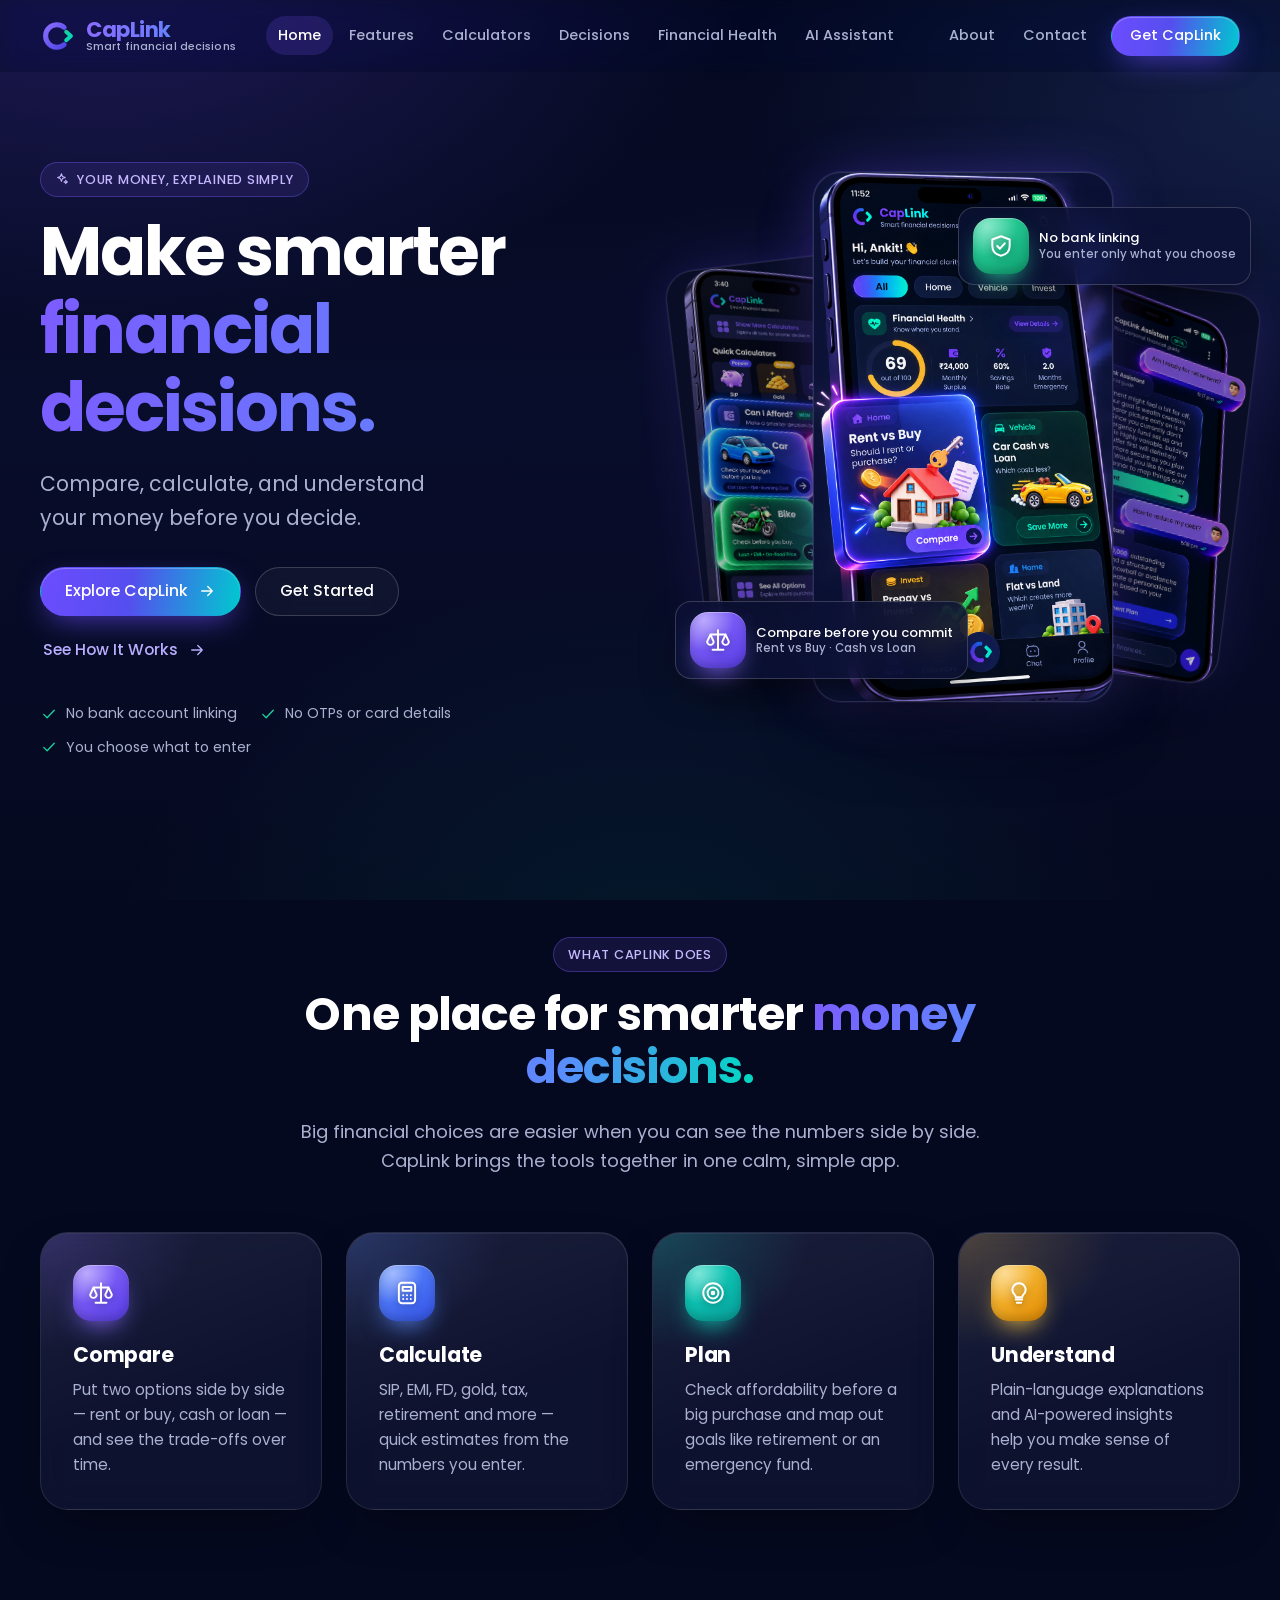
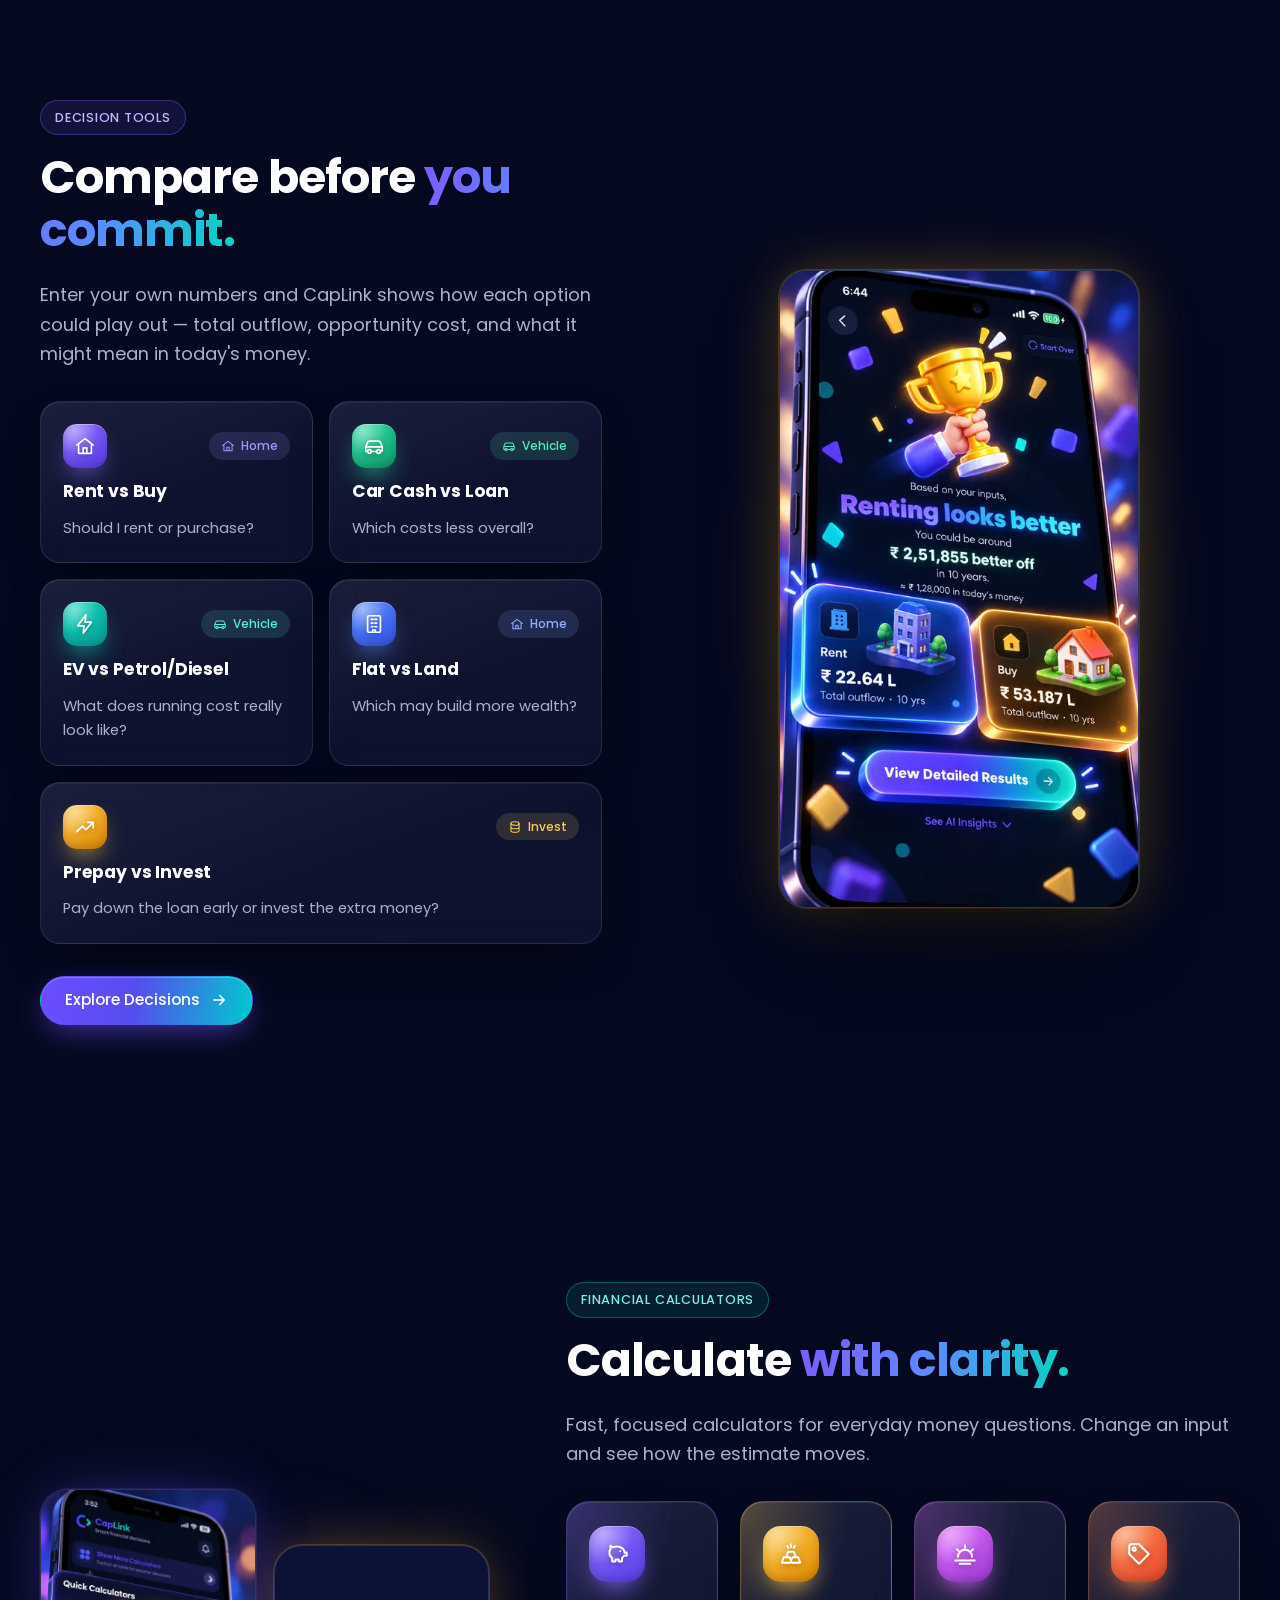
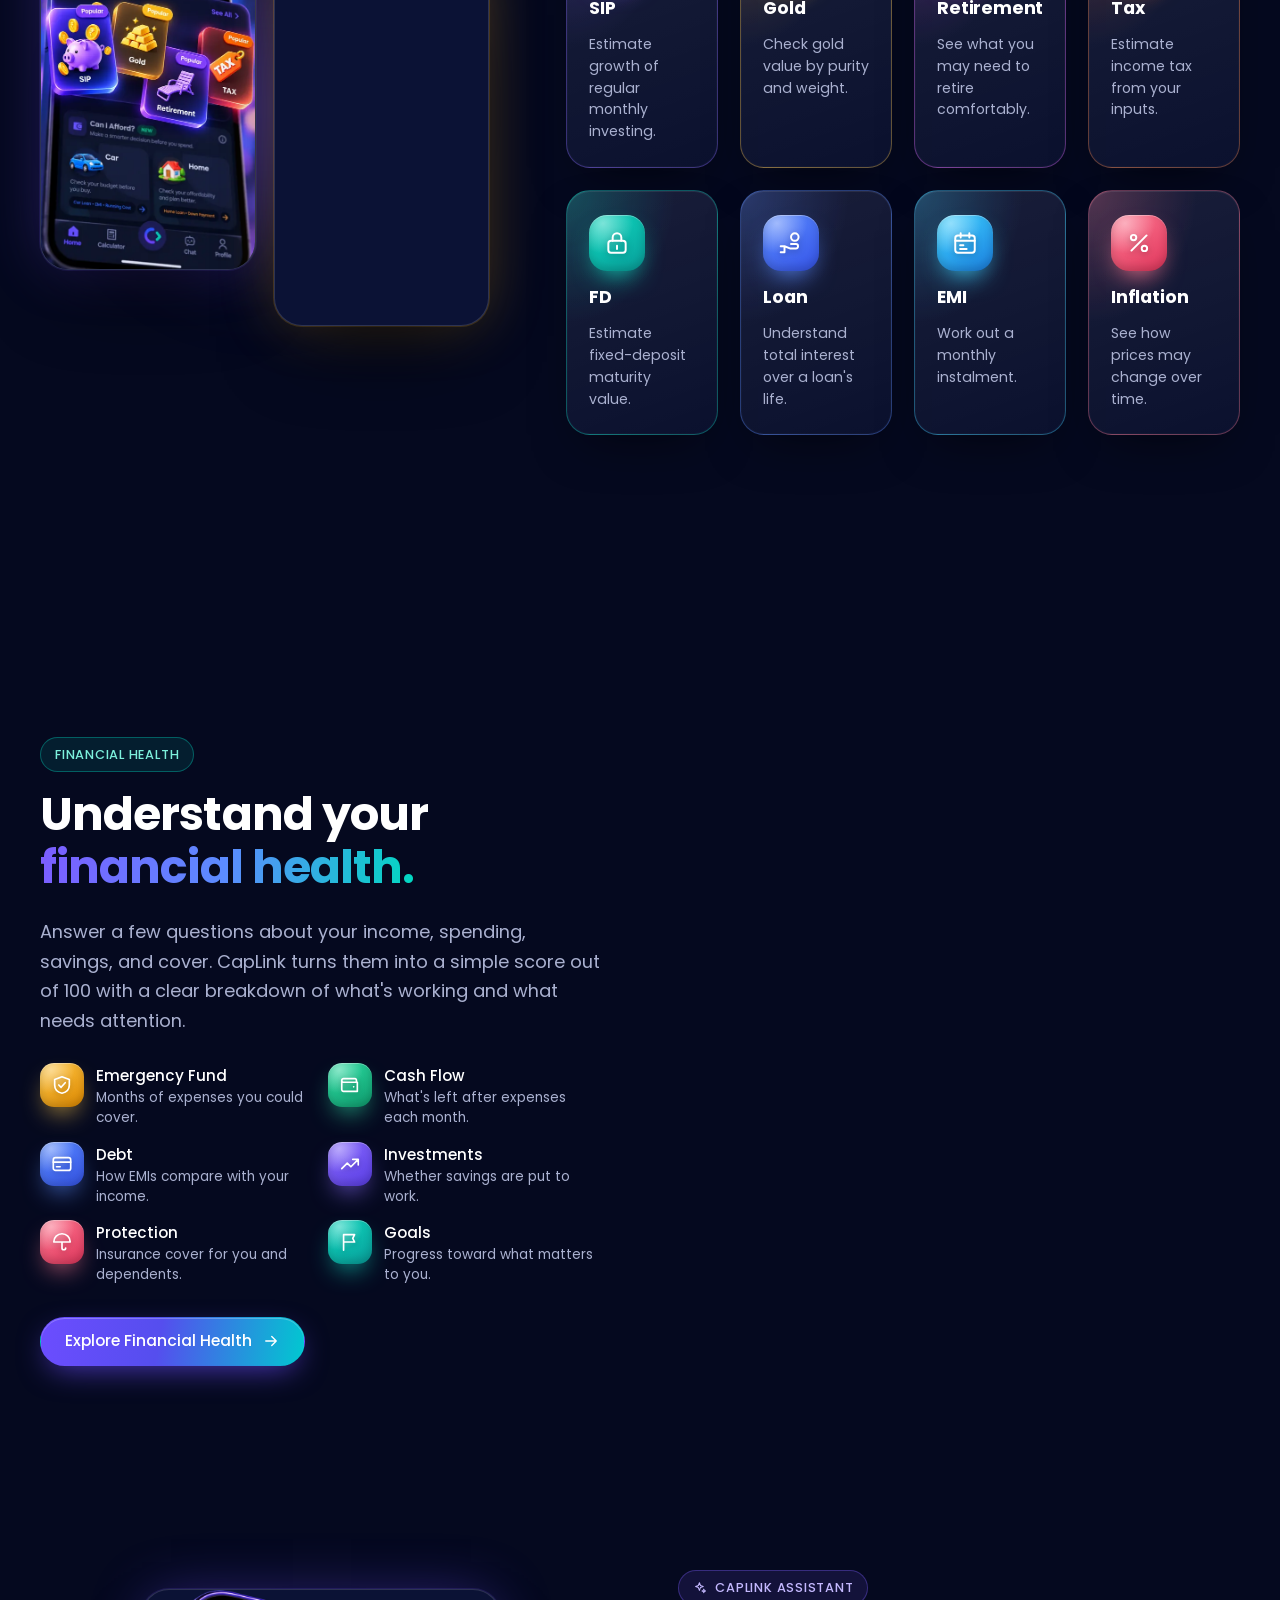
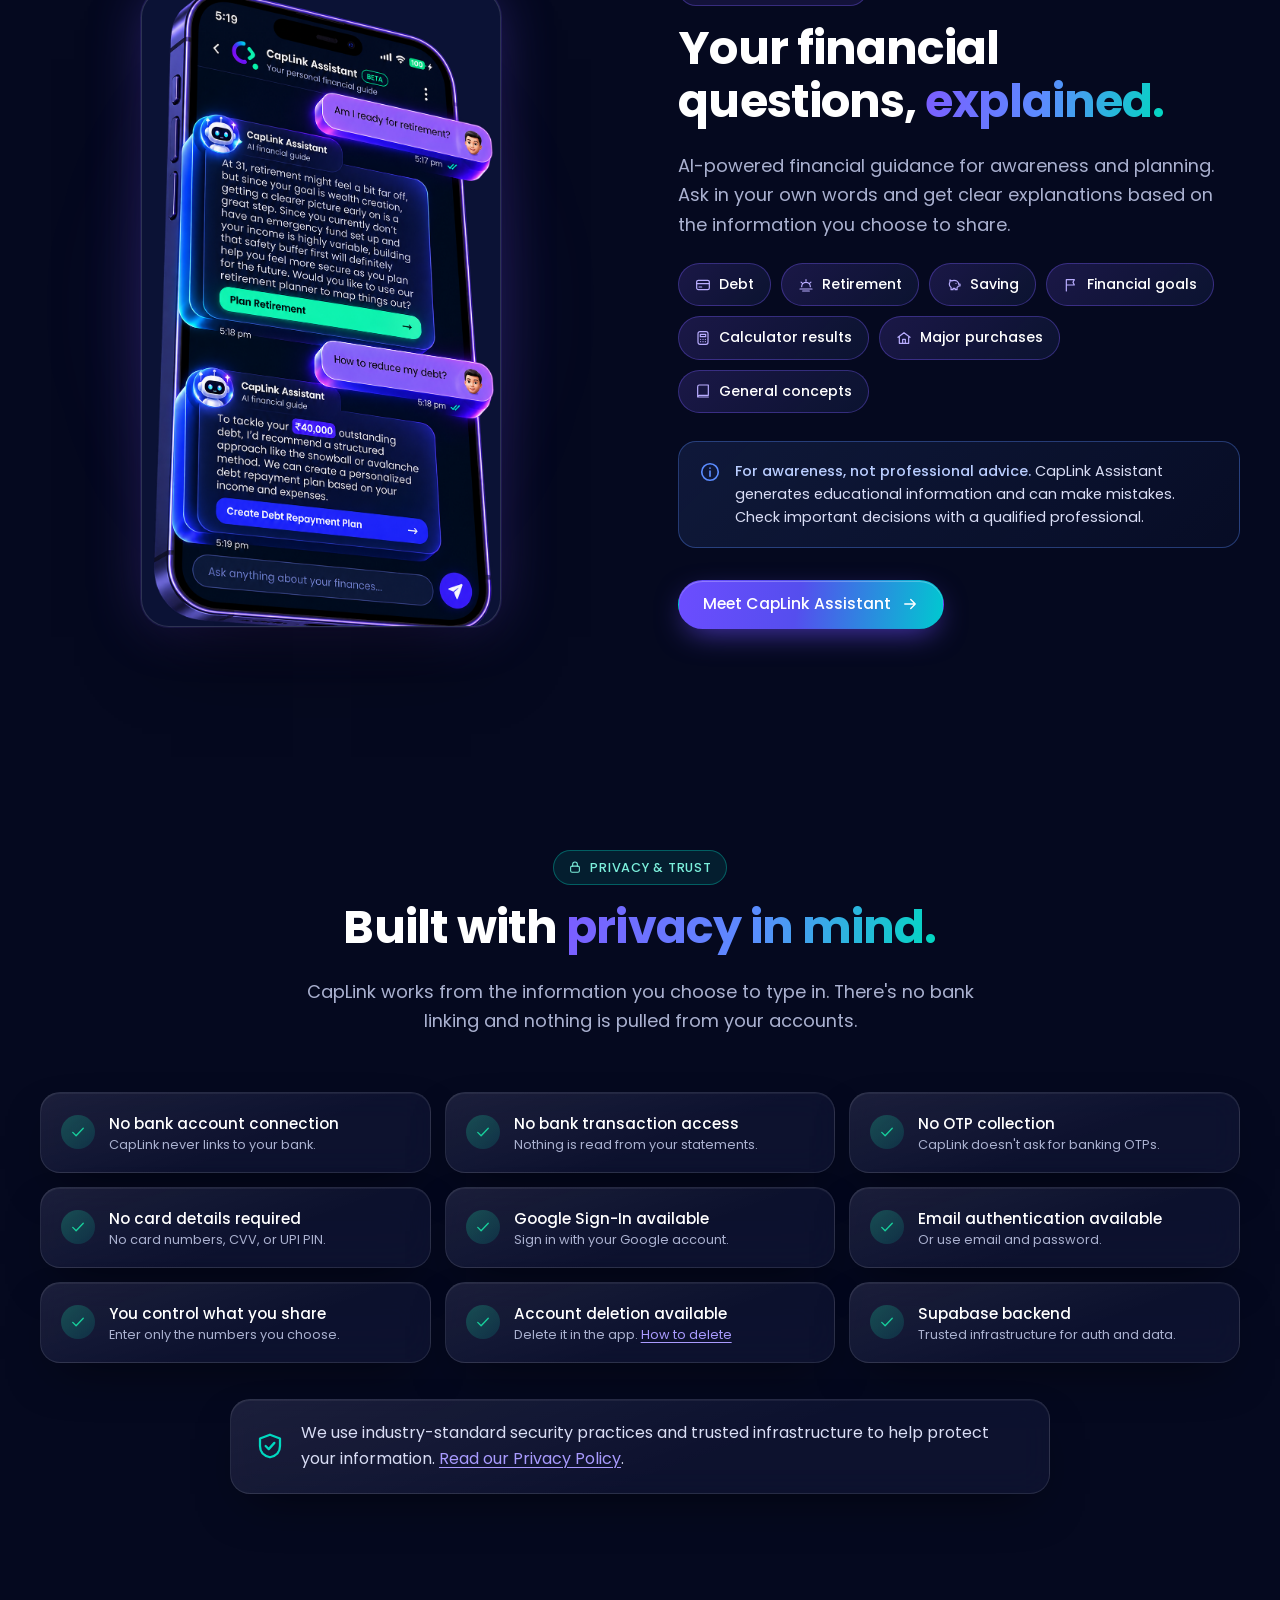
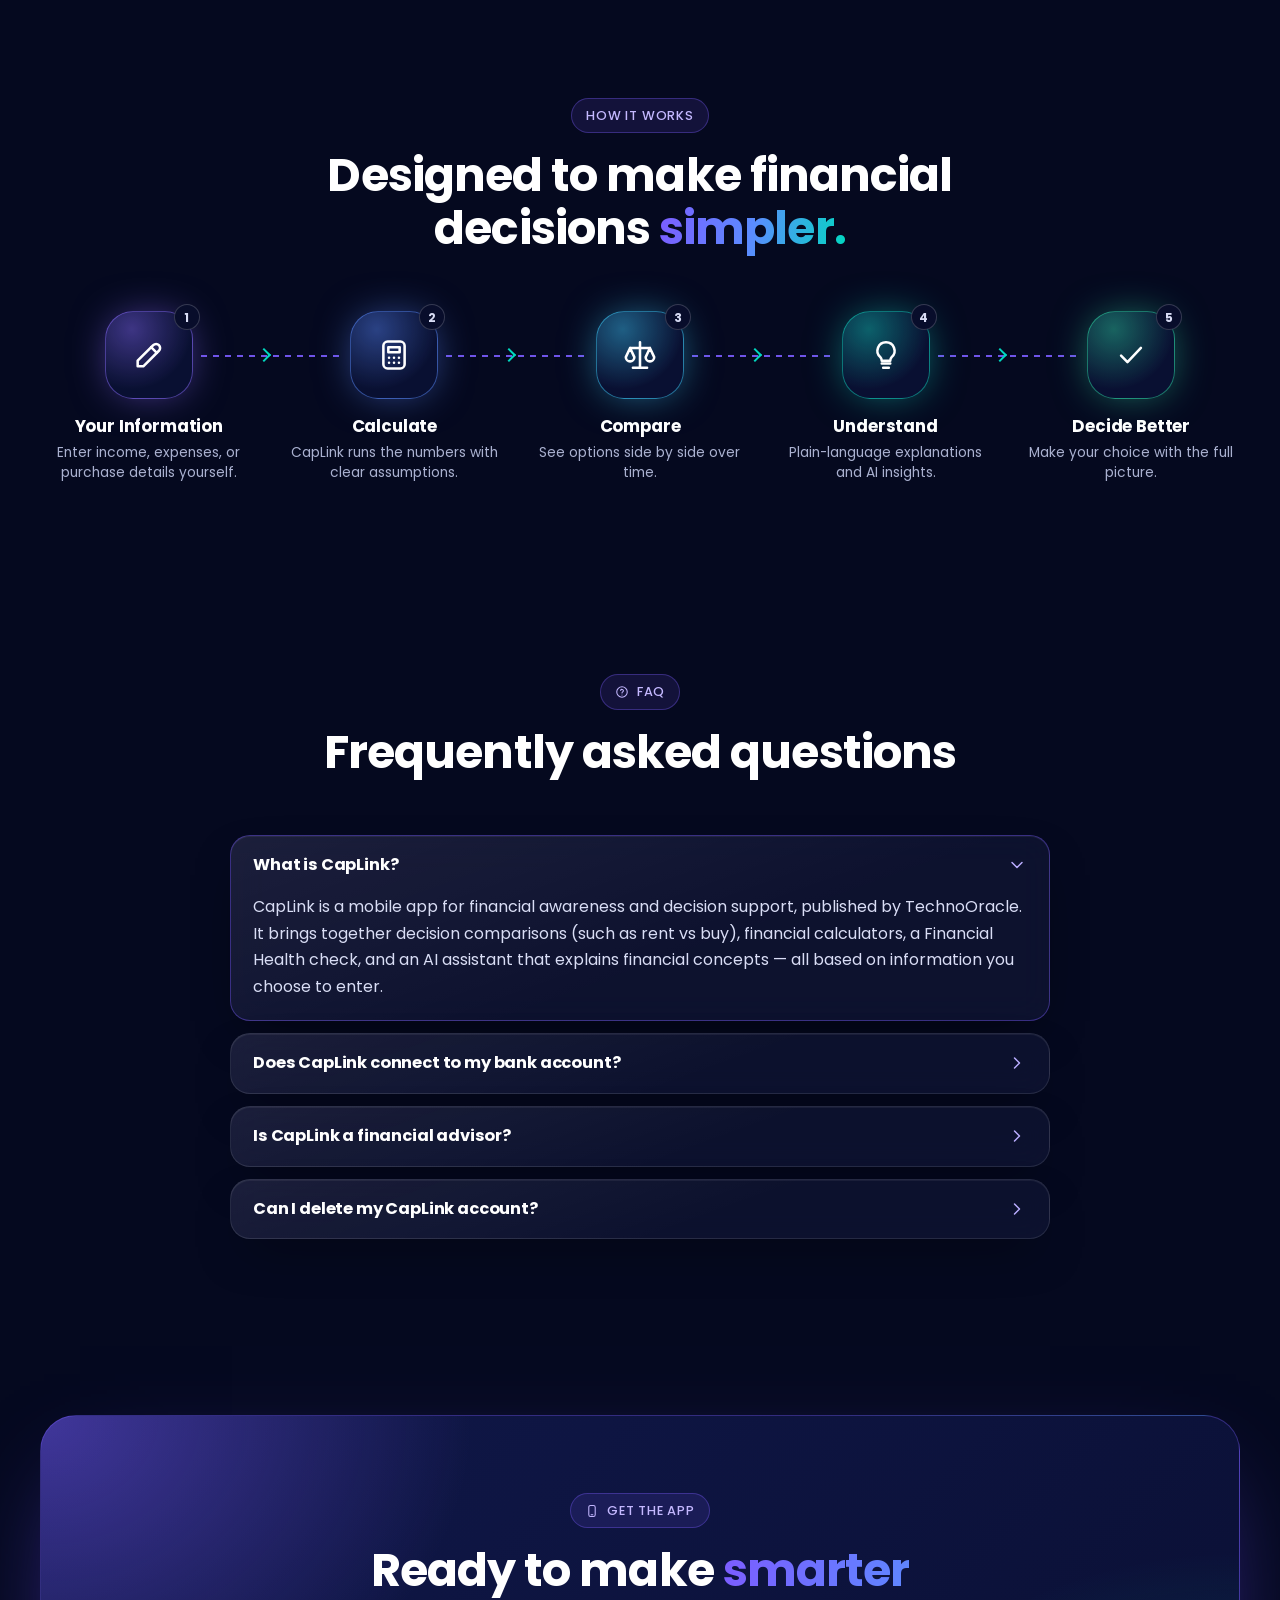
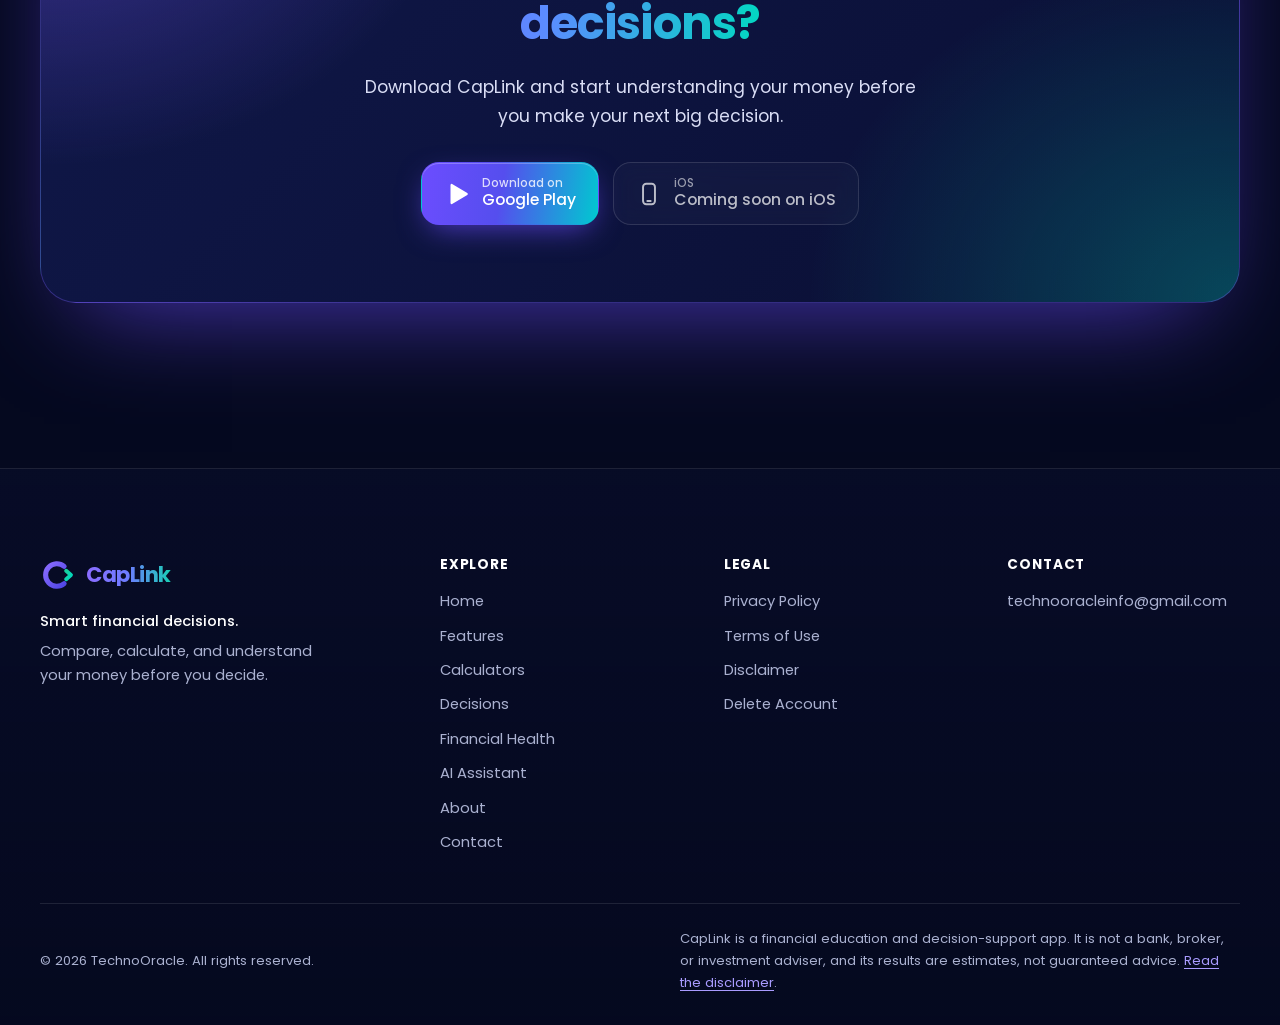
<file: index.html>
<!doctype html>
<html lang="en">
<head>
  <meta charset="UTF-8">
  <meta name="viewport" content="width=device-width, initial-scale=1.0">
  <title>CapLink — Smart Financial Decisions &amp; Money Tools</title>
  <meta name="description" content="CapLink helps you compare major financial decisions, use practical money calculators, understand your financial health, and make more informed decisions.">
  <meta name="robots" content="index, follow, max-image-preview:large, max-snippet:-1">
  <meta name="author" content="TechnoOracle">
  <!-- GOOGLE SEARCH CONSOLE VERIFICATION CODE GOES HERE (only if you verify with the HTML-tag method) -->
  <!-- SITE_URL placeholder: run scripts/set-site-url.sh once the production URL is known (see SEO-AUDIT.md). -->
  <link rel="canonical" href="https://YOUR_PRODUCTION_URL_HERE/">
  <meta property="og:type" content="website">
  <meta property="og:site_name" content="CapLink">
  <meta property="og:locale" content="en_IN">
  <meta property="og:title" content="CapLink — Smart Financial Decisions">
  <meta property="og:description" content="CapLink helps you compare major financial decisions, use practical money calculators, understand your financial health, and make more informed decisions.">
  <meta property="og:url" content="https://YOUR_PRODUCTION_URL_HERE/">
  <meta property="og:image" content="https://YOUR_PRODUCTION_URL_HERE/assets/seo/caplink-og-image.png">
  <meta property="og:image:type" content="image/png">
  <meta property="og:image:width" content="1200">
  <meta property="og:image:height" content="630">
  <meta property="og:image:alt" content="CapLink — Make smarter financial decisions. Compare, calculate, and understand your money before you decide.">
  <meta name="twitter:card" content="summary_large_image">
  <meta name="twitter:title" content="CapLink — Smart Financial Decisions">
  <meta name="twitter:description" content="CapLink helps you compare major financial decisions, use practical money calculators, understand your financial health, and make more informed decisions.">
  <meta name="twitter:image" content="https://YOUR_PRODUCTION_URL_HERE/assets/seo/caplink-og-image.png">
  <meta name="twitter:image:alt" content="CapLink — Make smarter financial decisions. Compare, calculate, and understand your money before you decide.">
  <meta name="theme-color" content="#05091F">
  <meta name="color-scheme" content="dark">
  <link rel="icon" href="favicon.ico" sizes="any">
  <link rel="icon" href="assets/logo/caplink-mark.svg" type="image/svg+xml">
  <link rel="apple-touch-icon" href="assets/icons/apple-touch-icon.png">
  <link rel="manifest" href="site.webmanifest">
  <link rel="preload" href="assets/fonts/poppins-700.woff" as="font" type="font/woff" crossorigin>
  <link rel="preload" href="assets/fonts/poppins-400.woff" as="font" type="font/woff" crossorigin>
  <link rel="preload" as="image" type="image/webp" fetchpriority="high" href="assets/screenshots/caplink-home-decisions.webp" imagesrcset="assets/screenshots/caplink-home-decisions-480.webp 480w, assets/screenshots/caplink-home-decisions.webp 940w" imagesizes="(max-width: 640px) 66vw, 320px">
  <link rel="stylesheet" href="css/styles.css">
  <link rel="stylesheet" href="css/animations.css">
  <link rel="stylesheet" href="css/responsive.css">
  <script>document.documentElement.classList.add("js");</script>
  <script type="application/ld+json">{"@context":"https://schema.org","@graph":[{"@type":"Organization","@id":"https://YOUR_PRODUCTION_URL_HERE/#organization","name":"TechnoOracle","url":"https://YOUR_PRODUCTION_URL_HERE/","email":"technooracleinfo@gmail.com","logo":{"@type":"ImageObject","url":"https://YOUR_PRODUCTION_URL_HERE/assets/icons/apple-touch-icon.png","width":180,"height":180},"contactPoint":{"@type":"ContactPoint","contactType":"customer support","email":"technooracleinfo@gmail.com"}},{"@type":"WebSite","@id":"https://YOUR_PRODUCTION_URL_HERE/#website","name":"CapLink","alternateName":"CapLink — Smart financial decisions","url":"https://YOUR_PRODUCTION_URL_HERE/","description":"Compare, calculate, and understand your money before you decide.","inLanguage":"en","publisher":{"@id":"https://YOUR_PRODUCTION_URL_HERE/#organization"}},{"@type":"SoftwareApplication","@id":"https://YOUR_PRODUCTION_URL_HERE/#app","name":"CapLink","applicationCategory":"FinanceApplication","operatingSystem":"Android","description":"Financial decision and financial-awareness application with decision comparisons, financial calculators, a Financial Health check, and an AI assistant for financial education.","url":"https://YOUR_PRODUCTION_URL_HERE/","image":"https://YOUR_PRODUCTION_URL_HERE/assets/seo/caplink-og-image.png","publisher":{"@id":"https://YOUR_PRODUCTION_URL_HERE/#organization"},"featureList":["Rent vs Buy, Car Cash vs Loan, EV vs Petrol/Diesel, Flat vs Land and Prepay vs Invest comparisons","Affordability checks for car, home, bike and gadgets","SIP, Lumpsum, SWP, EMI, Loan, FD, Gold, Retirement, Inflation and Tax calculators","Financial Health score and breakdown","CapLink Assistant AI financial education chat"]},{"@type":"WebPage","@id":"https://YOUR_PRODUCTION_URL_HERE/#webpage","url":"https://YOUR_PRODUCTION_URL_HERE/","name":"CapLink — Smart Financial Decisions & Money Tools","description":"CapLink helps you compare major financial decisions, use practical money calculators, understand your financial health, and make more informed decisions.","isPartOf":{"@id":"https://YOUR_PRODUCTION_URL_HERE/#website"},"about":{"@id":"https://YOUR_PRODUCTION_URL_HERE/#app"},"inLanguage":"en","primaryImageOfPage":{"@type":"ImageObject","url":"https://YOUR_PRODUCTION_URL_HERE/assets/seo/caplink-og-image.png"}},{"@type":"FAQPage","@id":"https://YOUR_PRODUCTION_URL_HERE/#faq","mainEntity":[{"@type":"Question","name":"What is CapLink?","acceptedAnswer":{"@type":"Answer","text":"CapLink is a mobile app for financial awareness and decision support, published by TechnoOracle. It brings together decision comparisons (such as rent vs buy), financial calculators, a Financial Health check, and an AI assistant that explains financial concepts — all based on information you choose to enter."}},{"@type":"Question","name":"Does CapLink connect to my bank account?","acceptedAnswer":{"@type":"Answer","text":"No. CapLink does not connect to bank accounts and does not retrieve bank transactions. It never asks for bank passwords, OTPs, card numbers, CVV, or UPI PINs. Financial figures in CapLink are values you type in yourself."}},{"@type":"Question","name":"Is CapLink a financial advisor?","acceptedAnswer":{"@type":"Answer","text":"No. CapLink is not a bank, broker, lender, insurer, tax authority, or registered investment adviser. Its calculations are estimates and its AI responses are educational. For important decisions, consider speaking with a qualified professional."}},{"@type":"Question","name":"Can I delete my CapLink account?","acceptedAnswer":{"@type":"Answer","text":"Yes. You can delete your account from within the CapLink app. If you can't access the app, you can email the CapLink team to request deletion."}}]}]}</script>
</head>
<body>
<a class="skip-link" href="#main">Skip to content</a>
<header class="site-header">
  <nav class="nav container" aria-label="Primary">
    <a class="brand" href="index.html" aria-label="CapLink home"><svg class="brand__mark" viewBox="0 0 64 64" aria-hidden="true" focusable="false"><defs><linearGradient id="m2c" x1="0" y1="0" x2="1" y2="1"><stop offset="0" stop-color="#8B6CFF"/><stop offset="1" stop-color="#4F46E5"/></linearGradient><linearGradient id="m2k" x1="0" y1="0" x2="1" y2="1"><stop offset="0" stop-color="#18D09C"/><stop offset="1" stop-color="#00D9C0"/></linearGradient></defs><path d="M42.86 16.68A20 20 0 1 0 42.86 47.32" fill="none" stroke="url(#m2c)" stroke-width="9" stroke-linecap="round"/><path d="M46.5 24.5L55 32L46.5 39.5" fill="none" stroke="url(#m2k)" stroke-width="7" stroke-linecap="round" stroke-linejoin="round"/></svg><span class="brand__text"><span class="brand__name">CapLink</span><span class="brand__tag">Smart financial decisions</span></span></a>
    <ul class="nav__links"><li><a href="index.html" aria-current="page">Home</a></li><li><a href="features.html">Features</a></li><li><a href="calculators.html">Calculators</a></li><li><a href="decisions.html">Decisions</a></li><li><a href="financial-health.html">Financial Health</a></li><li><a href="ai-assistant.html">AI Assistant</a></li></ul>
    <ul class="nav__actions"><li><a href="about.html">About</a></li><li><a href="contact.html">Contact</a></li><li><a class="btn btn--primary btn--sm" href="index.html#download">Get CapLink</a></li></ul>
    <button class="nav-toggle" type="button" aria-expanded="false" aria-controls="mobile-menu" aria-label="Open menu">
      <span class="nav-toggle__bar"></span><span class="nav-toggle__bar"></span><span class="nav-toggle__bar"></span>
    </button>
  </nav>
</header>
<div class="mobile-menu" id="mobile-menu">
  <nav aria-label="Mobile">
    <ul><li><a href="index.html" aria-current="page">Home</a></li><li><a href="features.html">Features</a></li><li><a href="calculators.html">Calculators</a></li><li><a href="decisions.html">Decisions</a></li><li><a href="financial-health.html">Financial Health</a></li><li><a href="ai-assistant.html">AI Assistant</a></li></ul>
    <p class="mobile-menu__group-label">Company</p>
    <ul><li><a href="about.html">About</a></li><li><a href="contact.html">Contact</a></li></ul>
    <p class="mobile-menu__group-label">Legal</p>
    <ul><li><a href="privacy-policy.html">Privacy Policy</a></li><li><a href="terms.html">Terms of Use</a></li><li><a href="disclaimer.html">Disclaimer</a></li><li><a href="delete-account.html">Delete Account</a></li></ul>
    <a class="btn btn--primary" href="index.html#download">Get CapLink <svg viewBox="0 0 24 24" fill="none" stroke="currentColor" stroke-width="1.8" stroke-linecap="round" stroke-linejoin="round" aria-hidden="true" focusable="false"><path d="M5 12h14M13 6l6 6-6 6"/></svg></a>
  </nav>
</div>
<main id="main">
<!-- ============ HERO ============ -->
<section class="hero" aria-labelledby="hero-title">
  <div class="container hero__grid">
    <div class="hero__copy">
      <p class="eyebrow" data-reveal><svg viewBox="0 0 24 24" fill="none" stroke="currentColor" stroke-width="1.8" stroke-linecap="round" stroke-linejoin="round" aria-hidden="true" focusable="false"><path d="M11 3l1.8 4.7 4.7 1.8-4.7 1.8L11 16l-1.8-4.7L4.5 9.5l4.7-1.8L11 3zM18.5 14l.9 2.1 2.1.9-2.1.9-.9 2.1-.9-2.1-2.1-.9 2.1-.9.9-2.1z"/></svg> Your money, explained simply</p>
      <h1 class="hero__title" id="hero-title" data-reveal style="--reveal-delay:.08s">
        <span>Make smarter</span>
        <span class="gradient-text gradient-text--animated">financial decisions.</span>
      </h1>
      <p class="hero__sub" data-reveal style="--reveal-delay:.16s">Compare, calculate, and understand your money before you decide.</p>
      <div class="btn-row" data-reveal style="--reveal-delay:.24s">
        <a class="btn btn--primary" href="features.html">Explore CapLink <svg viewBox="0 0 24 24" fill="none" stroke="currentColor" stroke-width="1.8" stroke-linecap="round" stroke-linejoin="round" aria-hidden="true" focusable="false"><path d="M5 12h14M13 6l6 6-6 6"/></svg></a>
        <a class="btn btn--ghost" href="#download">Get Started</a>
      </div>
      <p class="hero__secondary" data-reveal style="--reveal-delay:.3s">
        <a class="btn btn--link" href="#how-it-works">See How It Works <svg viewBox="0 0 24 24" fill="none" stroke="currentColor" stroke-width="1.8" stroke-linecap="round" stroke-linejoin="round" aria-hidden="true" focusable="false"><path d="M5 12h14M13 6l6 6-6 6"/></svg></a>
      </p>
      <ul class="hero__assurances" data-reveal style="--reveal-delay:.36s" aria-label="Privacy at a glance">
        <li><svg viewBox="0 0 24 24" fill="none" stroke="currentColor" stroke-width="1.8" stroke-linecap="round" stroke-linejoin="round" aria-hidden="true" focusable="false"><path d="M5 12.5l4.5 4.5L19 7"/></svg> No bank account linking</li>
        <li><svg viewBox="0 0 24 24" fill="none" stroke="currentColor" stroke-width="1.8" stroke-linecap="round" stroke-linejoin="round" aria-hidden="true" focusable="false"><path d="M5 12.5l4.5 4.5L19 7"/></svg> No OTPs or card details</li>
        <li><svg viewBox="0 0 24 24" fill="none" stroke="currentColor" stroke-width="1.8" stroke-linecap="round" stroke-linejoin="round" aria-hidden="true" focusable="false"><path d="M5 12.5l4.5 4.5L19 7"/></svg> You choose what to enter</li>
      </ul>
    </div>

    <div class="hero__visual" data-reveal="scale" style="--reveal-delay:.15s">
      <figure class="shot shot--left"><picture><source type="image/webp" srcset="assets/screenshots/caplink-can-i-afford-480.webp 480w, assets/screenshots/caplink-can-i-afford.webp 940w" sizes="(max-width: 640px) 40vw, 240px"><img src="assets/screenshots/caplink-can-i-afford.jpg" width="940" height="1670" alt="CapLink &quot;Can I Afford?&quot; screen with car, home, bike, and gadget affordability checks" loading="lazy" decoding="async"></picture></figure>
      <figure class="shot shot--right"><picture><source type="image/webp" srcset="assets/screenshots/caplink-caplink-assistant-480.webp 480w, assets/screenshots/caplink-caplink-assistant.webp 940w" sizes="(max-width: 640px) 40vw, 240px"><img src="assets/screenshots/caplink-caplink-assistant.jpg" width="940" height="1670" alt="CapLink Assistant chat answering questions about retirement readiness and reducing debt" loading="lazy" decoding="async"></picture></figure>
      <figure class="shot shot--main"><picture><source type="image/webp" srcset="assets/screenshots/caplink-home-decisions-480.webp 480w, assets/screenshots/caplink-home-decisions.webp 940w" sizes="(max-width: 640px) 66vw, 320px"><img src="assets/screenshots/caplink-home-decisions.jpg" width="940" height="1670" alt="CapLink home screen showing a Financial Health score of 69 out of 100 and decision cards for Rent vs Buy, Car Cash vs Loan, Prepay vs Invest, and Flat vs Land" fetchpriority="high" decoding="async"></picture></figure>
      <div class="float-chip float-chip--b" aria-hidden="true">
        <span class="float-chip__icon icon-tile tone-green"><svg viewBox="0 0 24 24" fill="none" stroke="currentColor" stroke-width="1.8" stroke-linecap="round" stroke-linejoin="round" aria-hidden="true" focusable="false"><path d="M12 3l8 3v6c0 5-3.5 8-8 9-4.5-1-8-4-8-9V6l8-3z"/><path d="M8.5 12l2.5 2.5 4.5-5"/></svg></span>
        <span>No bank linking<small>You enter only what you choose</small></span>
      </div>
      <div class="float-chip float-chip--a" aria-hidden="true">
        <span class="float-chip__icon icon-tile tone-purple"><svg viewBox="0 0 24 24" fill="none" stroke="currentColor" stroke-width="1.8" stroke-linecap="round" stroke-linejoin="round" aria-hidden="true" focusable="false"><path d="M12 3v18M7 21h10M5 7h14M5 7l-3 6.5a3 3 0 006 0L5 7zM19 7l-3 6.5a3 3 0 006 0L19 7z"/></svg></span>
        <span>Compare before you commit<small>Rent vs Buy · Cash vs Loan</small></span>
      </div>
    </div>
  </div>
</section>

<!-- ============ 2. ONE PLACE ============ -->
<section class="section section--tight" aria-labelledby="one-place-title">
  <div class="container">
    <div class="section-head section-head--center" data-reveal>
      <p class="eyebrow">What CapLink does</p>
      <h2 id="one-place-title">One place for smarter <span class="gradient-text">money decisions.</span></h2>
      <p class="lead">Big financial choices are easier when you can see the numbers side by side. CapLink brings the tools together in one calm, simple app.</p>
    </div>
    <div class="card-grid card-grid--4" data-reveal-stagger>
      <article class="feature-card glass tone-purple" data-reveal>
        <span class="icon-tile"><svg viewBox="0 0 24 24" fill="none" stroke="currentColor" stroke-width="1.8" stroke-linecap="round" stroke-linejoin="round" aria-hidden="true" focusable="false"><path d="M12 3v18M7 21h10M5 7h14M5 7l-3 6.5a3 3 0 006 0L5 7zM19 7l-3 6.5a3 3 0 006 0L19 7z"/></svg></span>
        <h3>Compare</h3>
        <p>Put two options side by side — rent or buy, cash or loan — and see the trade-offs over time.</p>
      </article>
      <article class="feature-card glass tone-blue" data-reveal>
        <span class="icon-tile"><svg viewBox="0 0 24 24" fill="none" stroke="currentColor" stroke-width="1.8" stroke-linecap="round" stroke-linejoin="round" aria-hidden="true" focusable="false"><rect x="4.5" y="2.5" width="15" height="19" rx="3"/><path d="M8 6.5h8v3.5H8zM8.5 14h.01M12 14h.01M15.5 14h.01M8.5 17.5h.01M12 17.5h.01M15.5 17.5h.01"/></svg></span>
        <h3>Calculate</h3>
        <p>SIP, EMI, FD, gold, tax, retirement and more — quick estimates from the numbers you enter.</p>
      </article>
      <article class="feature-card glass tone-teal" data-reveal>
        <span class="icon-tile"><svg viewBox="0 0 24 24" fill="none" stroke="currentColor" stroke-width="1.8" stroke-linecap="round" stroke-linejoin="round" aria-hidden="true" focusable="false"><circle cx="12" cy="12" r="9"/><circle cx="12" cy="12" r="5"/><circle cx="12" cy="12" r="1.2"/></svg></span>
        <h3>Plan</h3>
        <p>Check affordability before a big purchase and map out goals like retirement or an emergency fund.</p>
      </article>
      <article class="feature-card glass tone-gold" data-reveal>
        <span class="icon-tile"><svg viewBox="0 0 24 24" fill="none" stroke="currentColor" stroke-width="1.8" stroke-linecap="round" stroke-linejoin="round" aria-hidden="true" focusable="false"><path d="M9 18h6M10 21h4M12 3a6 6 0 00-4 10.5c.7.7 1 1.5 1 2.5h6c0-1 .3-1.8 1-2.5A6 6 0 0012 3z"/></svg></span>
        <h3>Understand</h3>
        <p>Plain-language explanations and AI-powered insights help you make sense of every result.</p>
      </article>
    </div>
  </div>
</section>

<!-- ============ 3. DECISIONS ============ -->
<section class="section" aria-labelledby="decisions-title">
  <div class="container split">
    <div>
      <div data-reveal>
        <p class="eyebrow">Decision tools</p>
        <h2 id="decisions-title">Compare before <span class="gradient-text">you commit.</span></h2>
        <p class="lead">Enter your own numbers and CapLink shows how each option could play out — total outflow, opportunity cost, and what it might mean in today's money.</p>
      </div>
      <div class="decision-grid mt-4" data-reveal-stagger>
        <a class="decision-card glass tone-purple" href="decisions.html#rent-vs-buy" data-reveal>
          <span class="decision-card__top"><span class="icon-tile icon-tile--sm"><svg viewBox="0 0 24 24" fill="none" stroke="currentColor" stroke-width="1.8" stroke-linecap="round" stroke-linejoin="round" aria-hidden="true" focusable="false"><path d="M3 11l9-7 9 7M5 9.5V20h14V9.5M10 20v-6h4v6"/></svg></span><span class="tag"><svg viewBox="0 0 24 24" fill="none" stroke="currentColor" stroke-width="1.8" stroke-linecap="round" stroke-linejoin="round" aria-hidden="true" focusable="false"><path d="M3 11l9-7 9 7M5 9.5V20h14V9.5M10 20v-6h4v6"/></svg> Home</span></span>
          <h3>Rent vs Buy</h3><p>Should I rent or purchase?</p>
        </a>
        <a class="decision-card glass tone-green" href="decisions.html#car-cash-vs-loan" data-reveal>
          <span class="decision-card__top"><span class="icon-tile icon-tile--sm"><svg viewBox="0 0 24 24" fill="none" stroke="currentColor" stroke-width="1.8" stroke-linecap="round" stroke-linejoin="round" aria-hidden="true" focusable="false"><path d="M3 13l2-5a2 2 0 011.9-1.3h10.2A2 2 0 0119 8l2 5v4a1 1 0 01-1 1h-1M3 13v4a1 1 0 001 1h1M3 13h18M9 18h6"/><circle cx="7" cy="18" r="2"/><circle cx="17" cy="18" r="2"/></svg></span><span class="tag"><svg viewBox="0 0 24 24" fill="none" stroke="currentColor" stroke-width="1.8" stroke-linecap="round" stroke-linejoin="round" aria-hidden="true" focusable="false"><path d="M3 13l2-5a2 2 0 011.9-1.3h10.2A2 2 0 0119 8l2 5v4a1 1 0 01-1 1h-1M3 13v4a1 1 0 001 1h1M3 13h18M9 18h6"/><circle cx="7" cy="18" r="2"/><circle cx="17" cy="18" r="2"/></svg> Vehicle</span></span>
          <h3>Car Cash vs Loan</h3><p>Which costs less overall?</p>
        </a>
        <a class="decision-card glass tone-teal" href="decisions.html#ev-vs-fuel" data-reveal>
          <span class="decision-card__top"><span class="icon-tile icon-tile--sm"><svg viewBox="0 0 24 24" fill="none" stroke="currentColor" stroke-width="1.8" stroke-linecap="round" stroke-linejoin="round" aria-hidden="true" focusable="false"><path d="M13 2L4 14h7l-1 8 9-12h-7l1-8z"/></svg></span><span class="tag"><svg viewBox="0 0 24 24" fill="none" stroke="currentColor" stroke-width="1.8" stroke-linecap="round" stroke-linejoin="round" aria-hidden="true" focusable="false"><path d="M3 13l2-5a2 2 0 011.9-1.3h10.2A2 2 0 0119 8l2 5v4a1 1 0 01-1 1h-1M3 13v4a1 1 0 001 1h1M3 13h18M9 18h6"/><circle cx="7" cy="18" r="2"/><circle cx="17" cy="18" r="2"/></svg> Vehicle</span></span>
          <h3>EV vs Petrol/Diesel</h3><p>What does running cost really look like?</p>
        </a>
        <a class="decision-card glass tone-blue" href="decisions.html#flat-vs-land" data-reveal>
          <span class="decision-card__top"><span class="icon-tile icon-tile--sm"><svg viewBox="0 0 24 24" fill="none" stroke="currentColor" stroke-width="1.8" stroke-linecap="round" stroke-linejoin="round" aria-hidden="true" focusable="false"><rect x="5" y="3" width="14" height="18" rx="1.5"/><path d="M9 7h2M13 7h2M9 11h2M13 11h2M9 15h2M13 15h2M10.5 21v-2.5h3V21"/></svg></span><span class="tag"><svg viewBox="0 0 24 24" fill="none" stroke="currentColor" stroke-width="1.8" stroke-linecap="round" stroke-linejoin="round" aria-hidden="true" focusable="false"><path d="M3 11l9-7 9 7M5 9.5V20h14V9.5M10 20v-6h4v6"/></svg> Home</span></span>
          <h3>Flat vs Land</h3><p>Which may build more wealth?</p>
        </a>
        <a class="decision-card decision-card--wide glass tone-gold" href="decisions.html#prepay-vs-invest" data-reveal>
          <span class="decision-card__top"><span class="icon-tile icon-tile--sm"><svg viewBox="0 0 24 24" fill="none" stroke="currentColor" stroke-width="1.8" stroke-linecap="round" stroke-linejoin="round" aria-hidden="true" focusable="false"><path d="M3 17l6-6 4 4 8-8M15 7h6v6"/></svg></span><span class="tag"><svg viewBox="0 0 24 24" fill="none" stroke="currentColor" stroke-width="1.8" stroke-linecap="round" stroke-linejoin="round" aria-hidden="true" focusable="false"><ellipse cx="12" cy="6" rx="7" ry="3"/><path d="M5 6v6c0 1.7 3.1 3 7 3s7-1.3 7-3V6M5 12v6c0 1.7 3.1 3 7 3s7-1.3 7-3v-6"/></svg> Invest</span></span>
          <h3>Prepay vs Invest</h3><p>Pay down the loan early or invest the extra money?</p>
        </a>
      </div>
      <p class="mt-4" data-reveal><a class="btn btn--primary" href="decisions.html">Explore Decisions <svg viewBox="0 0 24 24" fill="none" stroke="currentColor" stroke-width="1.8" stroke-linecap="round" stroke-linejoin="round" aria-hidden="true" focusable="false"><path d="M5 12h14M13 6l6 6-6 6"/></svg></a></p>
      <p class="small muted" data-reveal>Want the full picture first? <a href="features.html">See every CapLink feature</a>.</p>
    </div>
    <div class="split__media split__media--gold" data-reveal="scale">
      <figure class="shot shot--glow-gold float-soft"><picture><source type="image/webp" srcset="assets/screenshots/caplink-rent-vs-buy-result-480.webp 480w, assets/screenshots/caplink-rent-vs-buy-result.webp 940w" sizes="(max-width: 640px) 80vw, 360px"><img src="assets/screenshots/caplink-rent-vs-buy-result.jpg" width="940" height="1670" alt="Example CapLink Rent vs Buy result: based on sample inputs, renting looks better, with total outflow compared over 10 years" loading="lazy" decoding="async"></picture></figure>
    </div>
  </div>
</section>

<!-- ============ 4. CALCULATORS ============ -->
<section class="section" aria-labelledby="calc-title">
  <div class="container split split--media-left split--calc">
    <div>
      <div data-reveal>
        <p class="eyebrow eyebrow--teal">Financial calculators</p>
        <h2 id="calc-title">Calculate <span class="gradient-text">with clarity.</span></h2>
        <p class="lead">Fast, focused calculators for everyday money questions. Change an input and see how the estimate moves.</p>
      </div>
      <div class="calc-grid mt-4" data-reveal-stagger=".05">
        <a class="calc-tile tone-purple" href="calculators.html#sip" data-reveal><span class="icon-tile"><svg viewBox="0 0 24 24" fill="none" stroke="currentColor" stroke-width="1.8" stroke-linecap="round" stroke-linejoin="round" aria-hidden="true" focusable="false"><path d="M19 11c0-3.3-3.1-6-7-6-1.3 0-2.5.3-3.5.8L6 4.5v3A6 6 0 005 11c0 1.9 1 3.6 2.6 4.7V19h3v-2h3v2h3v-3.3c.9-.6 1.6-1.4 2-2.2H21v-3h-2.1"/><path d="M15 9.5h.01"/></svg></span><h3>SIP</h3><p>Estimate growth of regular monthly investing.</p></a>
        <a class="calc-tile tone-gold" href="calculators.html#gold" data-reveal><span class="icon-tile"><svg viewBox="0 0 24 24" fill="none" stroke="currentColor" stroke-width="1.8" stroke-linecap="round" stroke-linejoin="round" aria-hidden="true" focusable="false"><path d="M3.5 20l1.8-5h5.4l1.8 5H3.5zM11.5 20l1.8-5h5.4l1.8 5h-9zM7.5 15l1.8-5h5.4l1.8 5"/><path d="M12 3v2.5M8.5 4.5l1 1.6M15.5 4.5l-1 1.6"/></svg></span><h3>Gold</h3><p>Check gold value by purity and weight.</p></a>
        <a class="calc-tile tone-pink" href="calculators.html#retirement" data-reveal><span class="icon-tile"><svg viewBox="0 0 24 24" fill="none" stroke="currentColor" stroke-width="1.8" stroke-linecap="round" stroke-linejoin="round" aria-hidden="true" focusable="false"><path d="M3 18h18M5.5 14.5a6.5 6.5 0 0113 0M12 4v2.5M4.6 7.6l1.7 1.7M19.4 7.6l-1.7 1.7M7 21h10"/></svg></span><h3>Retirement</h3><p>See what you may need to retire comfortably.</p></a>
        <a class="calc-tile tone-orange" href="calculators.html#tax" data-reveal><span class="icon-tile"><svg viewBox="0 0 24 24" fill="none" stroke="currentColor" stroke-width="1.8" stroke-linecap="round" stroke-linejoin="round" aria-hidden="true" focusable="false"><path d="M3 12V4.5A1.5 1.5 0 014.5 3H12l9 9-9 9-9-9z"/><circle cx="7.5" cy="7.5" r="1.5"/></svg></span><h3>Tax</h3><p>Estimate income tax from your inputs.</p></a>
        <a class="calc-tile tone-teal" href="calculators.html#fd" data-reveal><span class="icon-tile"><svg viewBox="0 0 24 24" fill="none" stroke="currentColor" stroke-width="1.8" stroke-linecap="round" stroke-linejoin="round" aria-hidden="true" focusable="false"><rect x="4" y="10" width="16" height="11" rx="2.5"/><path d="M8 10V7a4 4 0 018 0v3M12 14.5v3"/></svg></span><h3>FD</h3><p>Estimate fixed-deposit maturity value.</p></a>
        <a class="calc-tile tone-blue" href="calculators.html#loan" data-reveal><span class="icon-tile"><svg viewBox="0 0 24 24" fill="none" stroke="currentColor" stroke-width="1.8" stroke-linecap="round" stroke-linejoin="round" aria-hidden="true" focusable="false"><path d="M2.5 15H6l5 2h5.5a2 2 0 000-4H12M6 15v5.5M2.5 20.5H6"/><circle cx="15.5" cy="6.5" r="3.5"/></svg></span><h3>Loan</h3><p>Understand total interest over a loan's life.</p></a>
        <a class="calc-tile tone-cyan" href="calculators.html#emi" data-reveal><span class="icon-tile"><svg viewBox="0 0 24 24" fill="none" stroke="currentColor" stroke-width="1.8" stroke-linecap="round" stroke-linejoin="round" aria-hidden="true" focusable="false"><rect x="3" y="5" width="18" height="16" rx="2.5"/><path d="M3 10h18M8 3v4M16 3v4M7.5 14h3M7.5 17.5h6"/></svg></span><h3>EMI</h3><p>Work out a monthly instalment.</p></a>
        <a class="calc-tile tone-red" href="calculators.html#inflation" data-reveal><span class="icon-tile"><svg viewBox="0 0 24 24" fill="none" stroke="currentColor" stroke-width="1.8" stroke-linecap="round" stroke-linejoin="round" aria-hidden="true" focusable="false"><path d="M19 5L5 19"/><circle cx="7" cy="7" r="2.5"/><circle cx="17" cy="17" r="2.5"/></svg></span><h3>Inflation</h3><p>See how prices may change over time.</p></a>
      </div>
      <p class="mt-4" data-reveal><a class="btn btn--primary" href="calculators.html">Explore Calculators <svg viewBox="0 0 24 24" fill="none" stroke="currentColor" stroke-width="1.8" stroke-linecap="round" stroke-linejoin="round" aria-hidden="true" focusable="false"><path d="M5 12h14M13 6l6 6-6 6"/></svg></a></p>
    </div>
    <div class="split__media" data-reveal="scale">
      <div class="duo">
        <figure class="shot "><picture><source type="image/webp" srcset="assets/screenshots/caplink-quick-calculators-480.webp 480w, assets/screenshots/caplink-quick-calculators.webp 940w" sizes="(max-width: 640px) 45vw, 280px"><img src="assets/screenshots/caplink-quick-calculators.jpg" width="940" height="1670" alt="CapLink Quick Calculators screen with SIP, Gold, Retirement, and Tax calculator tiles" loading="lazy" decoding="async"></picture></figure>
        <figure class="shot shot--glow-gold"><picture><source type="image/webp" srcset="assets/screenshots/caplink-gold-calculator-480.webp 480w, assets/screenshots/caplink-gold-calculator.webp 940w" sizes="(max-width: 640px) 45vw, 280px"><img src="assets/screenshots/caplink-gold-calculator.jpg" width="940" height="1670" alt="CapLink Gold calculator showing gold price per gram, purity and weight options, and a five-year price trend chart" loading="lazy" decoding="async"></picture></figure>
      </div>
    </div>
  </div>
</section>

<!-- ============ 5. FINANCIAL HEALTH ============ -->
<section class="section" aria-labelledby="health-title">
  <div class="container split">
    <div data-reveal>
      <p class="eyebrow eyebrow--teal">Financial Health</p>
      <h2 id="health-title">Understand your <span class="gradient-text">financial health.</span></h2>
      <p class="lead">Answer a few questions about your income, spending, savings, and cover. CapLink turns them into a simple score out of 100 with a clear breakdown of what's working and what needs attention.</p>
      <ul class="category-list">
        <li><span class="icon-tile icon-tile--sm tone-gold"><svg viewBox="0 0 24 24" fill="none" stroke="currentColor" stroke-width="1.8" stroke-linecap="round" stroke-linejoin="round" aria-hidden="true" focusable="false"><path d="M12 3l8 3v6c0 5-3.5 8-8 9-4.5-1-8-4-8-9V6l8-3z"/><path d="M8.5 12l2.5 2.5 4.5-5"/></svg></span><span><strong>Emergency Fund</strong><span>Months of expenses you could cover.</span></span></li>
        <li><span class="icon-tile icon-tile--sm tone-green"><svg viewBox="0 0 24 24" fill="none" stroke="currentColor" stroke-width="1.8" stroke-linecap="round" stroke-linejoin="round" aria-hidden="true" focusable="false"><path d="M19 9V6.5A1.5 1.5 0 0017.5 5H5a2 2 0 000 4h15v10H5a2 2 0 01-2-2V7"/><path d="M16 14h.01"/></svg></span><span><strong>Cash Flow</strong><span>What's left after expenses each month.</span></span></li>
        <li><span class="icon-tile icon-tile--sm tone-blue"><svg viewBox="0 0 24 24" fill="none" stroke="currentColor" stroke-width="1.8" stroke-linecap="round" stroke-linejoin="round" aria-hidden="true" focusable="false"><rect x="2.5" y="5" width="19" height="14" rx="2.5"/><path d="M2.5 10h19M6 15h4"/></svg></span><span><strong>Debt</strong><span>How EMIs compare with your income.</span></span></li>
        <li><span class="icon-tile icon-tile--sm tone-purple"><svg viewBox="0 0 24 24" fill="none" stroke="currentColor" stroke-width="1.8" stroke-linecap="round" stroke-linejoin="round" aria-hidden="true" focusable="false"><path d="M3 17l6-6 4 4 8-8M15 7h6v6"/></svg></span><span><strong>Investments</strong><span>Whether savings are put to work.</span></span></li>
        <li><span class="icon-tile icon-tile--sm tone-red"><svg viewBox="0 0 24 24" fill="none" stroke="currentColor" stroke-width="1.8" stroke-linecap="round" stroke-linejoin="round" aria-hidden="true" focusable="false"><path d="M12 3a9 9 0 019 9H3a9 9 0 019-9zM12 12v6.5a2 2 0 004 0"/></svg></span><span><strong>Protection</strong><span>Insurance cover for you and dependents.</span></span></li>
        <li><span class="icon-tile icon-tile--sm tone-teal"><svg viewBox="0 0 24 24" fill="none" stroke="currentColor" stroke-width="1.8" stroke-linecap="round" stroke-linejoin="round" aria-hidden="true" focusable="false"><path d="M5 21V4M5 4h12l-2 4 2 4H5"/></svg></span><span><strong>Goals</strong><span>Progress toward what matters to you.</span></span></li>
      </ul>
      <a class="btn btn--primary" href="financial-health.html">Explore Financial Health <svg viewBox="0 0 24 24" fill="none" stroke="currentColor" stroke-width="1.8" stroke-linecap="round" stroke-linejoin="round" aria-hidden="true" focusable="false"><path d="M5 12h14M13 6l6 6-6 6"/></svg></a>
    </div>

    <div data-reveal="scale">
      <svg width="0" height="0" style="position:absolute" aria-hidden="true" focusable="false"><defs><linearGradient id="ringGrad" x1="0" y1="0" x2="1" y2="1"><stop offset="0" stop-color="#FFD25E"/><stop offset="1" stop-color="#FF9F1C"/></linearGradient></defs></svg>
      <div class="score-card glass" data-animate-on-view>
        <div class="score-card__head">
          <div class="score-card__title">
            <span class="icon-tile icon-tile--sm tone-green"><svg viewBox="0 0 24 24" fill="none" stroke="currentColor" stroke-width="1.8" stroke-linecap="round" stroke-linejoin="round" aria-hidden="true" focusable="false"><path d="M20.8 8.6a5 5 0 00-8.8-3.2A5 5 0 003.2 8.6c0 5.3 8.8 11 8.8 11s8.8-5.7 8.8-11z"/><path d="M6.5 12h2.8l1.4-2.6 2.6 5 1.4-2.4h2.8"/></svg></span>
            <div><h3>Financial Health</h3><p>Know where you stand</p></div>
          </div>
          <span class="demo-badge"><svg viewBox="0 0 24 24" fill="none" stroke="currentColor" stroke-width="1.8" stroke-linecap="round" stroke-linejoin="round" aria-hidden="true" focusable="false"><circle cx="12" cy="12" r="9"/><path d="M12 11v5.5M12 7.8h.01"/></svg> Example only</span>
        </div>
        <div class="score-card__body">
          <div class="ring" role="img" aria-label="Example score: 69 out of 100">
            <svg viewBox="0 0 120 120" aria-hidden="true"><circle class="ring__track" cx="60" cy="60" r="52"/><circle class="ring__value" cx="60" cy="60" r="52" style="--ring-offset:101.3"/></svg>
            <div class="ring__label" aria-hidden="true"><span class="ring__num">69</span><span class="ring__of">out of 100</span></div>
          </div>
          <div class="score-stats">
            <div class="score-stat"><strong>₹24,000</strong><span>Monthly surplus</span></div>
            <div class="score-stat"><strong>60%</strong><span>Savings rate</span></div>
            <div class="score-stat"><strong>2.0</strong><span>Months emergency</span></div>
          </div>
        </div>
        <ul class="breakdown" aria-label="Example score breakdown">
          <li class="tone-gold"><svg viewBox="0 0 24 24" fill="none" stroke="currentColor" stroke-width="1.8" stroke-linecap="round" stroke-linejoin="round" aria-hidden="true" focusable="false"><path d="M12 3l8 3v6c0 5-3.5 8-8 9-4.5-1-8-4-8-9V6l8-3z"/><path d="M8.5 12l2.5 2.5 4.5-5"/></svg><span class="breakdown__name">Emergency Fund</span><span class="bar"><span class="bar__fill" style="--w:32%"></span></span><span class="breakdown__val">8/25</span></li>
          <li class="tone-green"><svg viewBox="0 0 24 24" fill="none" stroke="currentColor" stroke-width="1.8" stroke-linecap="round" stroke-linejoin="round" aria-hidden="true" focusable="false"><path d="M19 9V6.5A1.5 1.5 0 0017.5 5H5a2 2 0 000 4h15v10H5a2 2 0 01-2-2V7"/><path d="M16 14h.01"/></svg><span class="breakdown__name">Cash Flow</span><span class="bar"><span class="bar__fill" style="--w:88%"></span></span><span class="breakdown__val">22/25</span></li>
          <li class="tone-blue"><svg viewBox="0 0 24 24" fill="none" stroke="currentColor" stroke-width="1.8" stroke-linecap="round" stroke-linejoin="round" aria-hidden="true" focusable="false"><rect x="2.5" y="5" width="19" height="14" rx="2.5"/><path d="M2.5 10h19M6 15h4"/></svg><span class="breakdown__name">Debt</span><span class="bar"><span class="bar__fill" style="--w:85%"></span></span><span class="breakdown__val">17/20</span></li>
          <li class="tone-purple"><svg viewBox="0 0 24 24" fill="none" stroke="currentColor" stroke-width="1.8" stroke-linecap="round" stroke-linejoin="round" aria-hidden="true" focusable="false"><path d="M3 17l6-6 4 4 8-8M15 7h6v6"/></svg><span class="breakdown__name">Investments</span><span class="bar"><span class="bar__fill" style="--w:73%"></span></span><span class="breakdown__val">11/15</span></li>
          <li class="tone-red"><svg viewBox="0 0 24 24" fill="none" stroke="currentColor" stroke-width="1.8" stroke-linecap="round" stroke-linejoin="round" aria-hidden="true" focusable="false"><path d="M12 3a9 9 0 019 9H3a9 9 0 019-9zM12 12v6.5a2 2 0 004 0"/></svg><span class="breakdown__name">Protection</span><span class="bar"><span class="bar__fill" style="--w:73%"></span></span><span class="breakdown__val">11/15</span></li>
        </ul>
        <p class="score-card__foot">Illustrative values for demonstration. Your score depends on the information you enter. It is not a credit score.</p>
      </div>
    </div>
  </div>
</section>

<!-- ============ 6. AI ASSISTANT ============ -->
<section class="section" aria-labelledby="ai-title">
  <div class="container split split--media-left">
    <div data-reveal>
      <p class="eyebrow"><svg viewBox="0 0 24 24" fill="none" stroke="currentColor" stroke-width="1.8" stroke-linecap="round" stroke-linejoin="round" aria-hidden="true" focusable="false"><path d="M11 3l1.8 4.7 4.7 1.8-4.7 1.8L11 16l-1.8-4.7L4.5 9.5l4.7-1.8L11 3zM18.5 14l.9 2.1 2.1.9-2.1.9-.9 2.1-.9-2.1-2.1-.9 2.1-.9.9-2.1z"/></svg> CapLink Assistant</p>
      <h2 id="ai-title">Your financial questions, <span class="gradient-text">explained.</span></h2>
      <p class="lead">AI-powered financial guidance for awareness and planning. Ask in your own words and get clear explanations based on the information you choose to share.</p>
      <ul class="prompt-chips" aria-label="Topics you can ask about">
        <li><svg viewBox="0 0 24 24" fill="none" stroke="currentColor" stroke-width="1.8" stroke-linecap="round" stroke-linejoin="round" aria-hidden="true" focusable="false"><rect x="2.5" y="5" width="19" height="14" rx="2.5"/><path d="M2.5 10h19M6 15h4"/></svg> Debt</li>
        <li><svg viewBox="0 0 24 24" fill="none" stroke="currentColor" stroke-width="1.8" stroke-linecap="round" stroke-linejoin="round" aria-hidden="true" focusable="false"><path d="M3 18h18M5.5 14.5a6.5 6.5 0 0113 0M12 4v2.5M4.6 7.6l1.7 1.7M19.4 7.6l-1.7 1.7M7 21h10"/></svg> Retirement</li>
        <li><svg viewBox="0 0 24 24" fill="none" stroke="currentColor" stroke-width="1.8" stroke-linecap="round" stroke-linejoin="round" aria-hidden="true" focusable="false"><path d="M19 11c0-3.3-3.1-6-7-6-1.3 0-2.5.3-3.5.8L6 4.5v3A6 6 0 005 11c0 1.9 1 3.6 2.6 4.7V19h3v-2h3v2h3v-3.3c.9-.6 1.6-1.4 2-2.2H21v-3h-2.1"/><path d="M15 9.5h.01"/></svg> Saving</li>
        <li><svg viewBox="0 0 24 24" fill="none" stroke="currentColor" stroke-width="1.8" stroke-linecap="round" stroke-linejoin="round" aria-hidden="true" focusable="false"><path d="M5 21V4M5 4h12l-2 4 2 4H5"/></svg> Financial goals</li>
        <li><svg viewBox="0 0 24 24" fill="none" stroke="currentColor" stroke-width="1.8" stroke-linecap="round" stroke-linejoin="round" aria-hidden="true" focusable="false"><rect x="4.5" y="2.5" width="15" height="19" rx="3"/><path d="M8 6.5h8v3.5H8zM8.5 14h.01M12 14h.01M15.5 14h.01M8.5 17.5h.01M12 17.5h.01M15.5 17.5h.01"/></svg> Calculator results</li>
        <li><svg viewBox="0 0 24 24" fill="none" stroke="currentColor" stroke-width="1.8" stroke-linecap="round" stroke-linejoin="round" aria-hidden="true" focusable="false"><path d="M3 11l9-7 9 7M5 9.5V20h14V9.5M10 20v-6h4v6"/></svg> Major purchases</li>
        <li><svg viewBox="0 0 24 24" fill="none" stroke="currentColor" stroke-width="1.8" stroke-linecap="round" stroke-linejoin="round" aria-hidden="true" focusable="false"><path d="M4 5.5A2.5 2.5 0 016.5 3H20v15.5H6.5A2.5 2.5 0 004 21V5.5zM4 21h16"/></svg> General concepts</li>
      </ul>
      <div class="notice notice--info">
        <svg viewBox="0 0 24 24" fill="none" stroke="currentColor" stroke-width="1.8" stroke-linecap="round" stroke-linejoin="round" aria-hidden="true" focusable="false"><circle cx="12" cy="12" r="9"/><path d="M12 11v5.5M12 7.8h.01"/></svg>
        <p><strong>For awareness, not professional advice.</strong> CapLink Assistant generates educational information and can make mistakes. Check important decisions with a qualified professional.</p>
      </div>
      <p class="mt-4"><a class="btn btn--primary" href="ai-assistant.html">Meet CapLink Assistant <svg viewBox="0 0 24 24" fill="none" stroke="currentColor" stroke-width="1.8" stroke-linecap="round" stroke-linejoin="round" aria-hidden="true" focusable="false"><path d="M5 12h14M13 6l6 6-6 6"/></svg></a></p>
    </div>
    <div class="split__media" data-reveal="scale">
      <figure class="shot float-soft"><picture><source type="image/webp" srcset="assets/screenshots/caplink-caplink-assistant-480.webp 480w, assets/screenshots/caplink-caplink-assistant.webp 940w" sizes="(max-width: 640px) 80vw, 360px"><img src="assets/screenshots/caplink-caplink-assistant.jpg" width="940" height="1670" alt="CapLink Assistant conversation: a user asks &quot;Am I ready for retirement?&quot; and &quot;How to reduce my debt?&quot; and receives educational answers with suggested next steps" loading="lazy" decoding="async"></picture></figure>
    </div>
  </div>
</section>

<!-- ============ 7. PRIVACY ============ -->
<section class="section" aria-labelledby="privacy-title">
  <div class="container">
    <div class="section-head section-head--center" data-reveal>
      <p class="eyebrow eyebrow--teal"><svg viewBox="0 0 24 24" fill="none" stroke="currentColor" stroke-width="1.8" stroke-linecap="round" stroke-linejoin="round" aria-hidden="true" focusable="false"><rect x="4.5" y="10.5" width="15" height="10.5" rx="2.5"/><path d="M8 10.5V7.5a4 4 0 018 0v3"/></svg> Privacy & trust</p>
      <h2 id="privacy-title">Built with <span class="gradient-text">privacy in mind.</span></h2>
      <p class="lead">CapLink works from the information you choose to type in. There's no bank linking and nothing is pulled from your accounts.</p>
    </div>
    <ul class="trust-grid" data-reveal-stagger=".05">
      <li class="trust-item glass" data-reveal><span class="trust-item__check"><svg viewBox="0 0 24 24" fill="none" stroke="currentColor" stroke-width="1.8" stroke-linecap="round" stroke-linejoin="round" aria-hidden="true" focusable="false"><path d="M5 12.5l4.5 4.5L19 7"/></svg></span><span><strong>No bank account connection</strong><span>CapLink never links to your bank.</span></span></li>
      <li class="trust-item glass" data-reveal><span class="trust-item__check"><svg viewBox="0 0 24 24" fill="none" stroke="currentColor" stroke-width="1.8" stroke-linecap="round" stroke-linejoin="round" aria-hidden="true" focusable="false"><path d="M5 12.5l4.5 4.5L19 7"/></svg></span><span><strong>No bank transaction access</strong><span>Nothing is read from your statements.</span></span></li>
      <li class="trust-item glass" data-reveal><span class="trust-item__check"><svg viewBox="0 0 24 24" fill="none" stroke="currentColor" stroke-width="1.8" stroke-linecap="round" stroke-linejoin="round" aria-hidden="true" focusable="false"><path d="M5 12.5l4.5 4.5L19 7"/></svg></span><span><strong>No OTP collection</strong><span>CapLink doesn't ask for banking OTPs.</span></span></li>
      <li class="trust-item glass" data-reveal><span class="trust-item__check"><svg viewBox="0 0 24 24" fill="none" stroke="currentColor" stroke-width="1.8" stroke-linecap="round" stroke-linejoin="round" aria-hidden="true" focusable="false"><path d="M5 12.5l4.5 4.5L19 7"/></svg></span><span><strong>No card details required</strong><span>No card numbers, CVV, or UPI PIN.</span></span></li>
      <li class="trust-item glass" data-reveal><span class="trust-item__check"><svg viewBox="0 0 24 24" fill="none" stroke="currentColor" stroke-width="1.8" stroke-linecap="round" stroke-linejoin="round" aria-hidden="true" focusable="false"><path d="M5 12.5l4.5 4.5L19 7"/></svg></span><span><strong>Google Sign-In available</strong><span>Sign in with your Google account.</span></span></li>
      <li class="trust-item glass" data-reveal><span class="trust-item__check"><svg viewBox="0 0 24 24" fill="none" stroke="currentColor" stroke-width="1.8" stroke-linecap="round" stroke-linejoin="round" aria-hidden="true" focusable="false"><path d="M5 12.5l4.5 4.5L19 7"/></svg></span><span><strong>Email authentication available</strong><span>Or use email and password.</span></span></li>
      <li class="trust-item glass" data-reveal><span class="trust-item__check"><svg viewBox="0 0 24 24" fill="none" stroke="currentColor" stroke-width="1.8" stroke-linecap="round" stroke-linejoin="round" aria-hidden="true" focusable="false"><path d="M5 12.5l4.5 4.5L19 7"/></svg></span><span><strong>You control what you share</strong><span>Enter only the numbers you choose.</span></span></li>
      <li class="trust-item glass" data-reveal><span class="trust-item__check"><svg viewBox="0 0 24 24" fill="none" stroke="currentColor" stroke-width="1.8" stroke-linecap="round" stroke-linejoin="round" aria-hidden="true" focusable="false"><path d="M5 12.5l4.5 4.5L19 7"/></svg></span><span><strong>Account deletion available</strong><span>Delete it in the app. <a href="delete-account.html">How to delete</a></span></span></li>
      <li class="trust-item glass" data-reveal><span class="trust-item__check"><svg viewBox="0 0 24 24" fill="none" stroke="currentColor" stroke-width="1.8" stroke-linecap="round" stroke-linejoin="round" aria-hidden="true" focusable="false"><path d="M5 12.5l4.5 4.5L19 7"/></svg></span><span><strong>Supabase backend</strong><span>Trusted infrastructure for auth and data.</span></span></li>
    </ul>
    <div class="trust-statement glass" data-reveal>
      <svg viewBox="0 0 24 24" fill="none" stroke="currentColor" stroke-width="1.8" stroke-linecap="round" stroke-linejoin="round" aria-hidden="true" focusable="false"><path d="M12 3l8 3v6c0 5-3.5 8-8 9-4.5-1-8-4-8-9V6l8-3z"/><path d="M8.5 12l2.5 2.5 4.5-5"/></svg>
      <p>We use industry-standard security practices and trusted infrastructure to help protect your information. <a href="privacy-policy.html">Read our Privacy Policy</a>.</p>
    </div>
  </div>
</section>

<!-- ============ 8. FLOW ============ -->
<section class="section" id="how-it-works" aria-labelledby="flow-title">
  <div class="container">
    <div class="section-head section-head--center" data-reveal>
      <p class="eyebrow">How it works</p>
      <h2 id="flow-title">Designed to make financial decisions <span class="gradient-text">simpler.</span></h2>
    </div>
    <ol class="flow" data-reveal-stagger=".1">
      <li class="flow__step tone-purple" data-reveal>
        <span class="flow__node"><svg viewBox="0 0 24 24" fill="none" stroke="currentColor" stroke-width="1.8" stroke-linecap="round" stroke-linejoin="round" aria-hidden="true" focusable="false"><path d="M4 20h4L19 9a2.8 2.8 0 00-4-4L4 16v4z"/><path d="M13.5 6.5l4 4"/></svg></span>
        <h3>Your Information</h3>
        <p>Enter income, expenses, or purchase details yourself.</p>
      </li>
      <li class="flow__step tone-blue" data-reveal>
        <span class="flow__node"><svg viewBox="0 0 24 24" fill="none" stroke="currentColor" stroke-width="1.8" stroke-linecap="round" stroke-linejoin="round" aria-hidden="true" focusable="false"><rect x="4.5" y="2.5" width="15" height="19" rx="3"/><path d="M8 6.5h8v3.5H8zM8.5 14h.01M12 14h.01M15.5 14h.01M8.5 17.5h.01M12 17.5h.01M15.5 17.5h.01"/></svg></span>
        <h3>Calculate</h3>
        <p>CapLink runs the numbers with clear assumptions.</p>
      </li>
      <li class="flow__step tone-cyan" data-reveal>
        <span class="flow__node"><svg viewBox="0 0 24 24" fill="none" stroke="currentColor" stroke-width="1.8" stroke-linecap="round" stroke-linejoin="round" aria-hidden="true" focusable="false"><path d="M12 3v18M7 21h10M5 7h14M5 7l-3 6.5a3 3 0 006 0L5 7zM19 7l-3 6.5a3 3 0 006 0L19 7z"/></svg></span>
        <h3>Compare</h3>
        <p>See options side by side over time.</p>
      </li>
      <li class="flow__step tone-teal" data-reveal>
        <span class="flow__node"><svg viewBox="0 0 24 24" fill="none" stroke="currentColor" stroke-width="1.8" stroke-linecap="round" stroke-linejoin="round" aria-hidden="true" focusable="false"><path d="M9 18h6M10 21h4M12 3a6 6 0 00-4 10.5c.7.7 1 1.5 1 2.5h6c0-1 .3-1.8 1-2.5A6 6 0 0012 3z"/></svg></span>
        <h3>Understand</h3>
        <p>Plain-language explanations and AI insights.</p>
      </li>
      <li class="flow__step tone-green" data-reveal>
        <span class="flow__node"><svg viewBox="0 0 24 24" fill="none" stroke="currentColor" stroke-width="1.8" stroke-linecap="round" stroke-linejoin="round" aria-hidden="true" focusable="false"><path d="M5 12.5l4.5 4.5L19 7"/></svg></span>
        <h3>Decide Better</h3>
        <p>Make your choice with the full picture.</p>
      </li>
    </ol>
  </div>
</section>

<section class="section section--tight" id="faq" aria-labelledby="faq-title">
  <div class="container container--narrow">
    <div class="section-head section-head--center" data-reveal>
      <p class="eyebrow"><svg viewBox="0 0 24 24" fill="none" stroke="currentColor" stroke-width="1.8" stroke-linecap="round" stroke-linejoin="round" aria-hidden="true" focusable="false"><circle cx="12" cy="12" r="9"/><path d="M9.5 9.2a2.6 2.6 0 015 .6c0 1.7-2.5 2.1-2.5 3.7M12 17h.01"/></svg> FAQ</p>
      <h2 id="faq-title">Frequently asked questions</h2>
    </div>
    <div class="faq" data-reveal><details class="faq__item glass" open><summary><h3>What is CapLink?</h3><svg viewBox="0 0 24 24" fill="none" stroke="currentColor" stroke-width="1.8" stroke-linecap="round" stroke-linejoin="round" aria-hidden="true" focusable="false"><path d="M9 6l6 6-6 6"/></svg></summary><div class="faq__answer"><p>CapLink is a mobile app for financial awareness and decision support, published by TechnoOracle. It brings together decision comparisons (such as rent vs buy), financial calculators, a Financial Health check, and an AI assistant that explains financial concepts — all based on information you choose to enter.</p></div></details><details class="faq__item glass"><summary><h3>Does CapLink connect to my bank account?</h3><svg viewBox="0 0 24 24" fill="none" stroke="currentColor" stroke-width="1.8" stroke-linecap="round" stroke-linejoin="round" aria-hidden="true" focusable="false"><path d="M9 6l6 6-6 6"/></svg></summary><div class="faq__answer"><p>No. CapLink does not connect to bank accounts and does not retrieve bank transactions. It never asks for bank passwords, OTPs, card numbers, CVV, or UPI PINs. Financial figures in CapLink are values you type in yourself.</p></div></details><details class="faq__item glass"><summary><h3>Is CapLink a financial advisor?</h3><svg viewBox="0 0 24 24" fill="none" stroke="currentColor" stroke-width="1.8" stroke-linecap="round" stroke-linejoin="round" aria-hidden="true" focusable="false"><path d="M9 6l6 6-6 6"/></svg></summary><div class="faq__answer"><p>No. CapLink is not a bank, broker, lender, insurer, tax authority, or registered investment adviser. Its calculations are estimates and its AI responses are educational. For important decisions, consider speaking with a qualified professional.</p></div></details><details class="faq__item glass"><summary><h3>Can I delete my CapLink account?</h3><svg viewBox="0 0 24 24" fill="none" stroke="currentColor" stroke-width="1.8" stroke-linecap="round" stroke-linejoin="round" aria-hidden="true" focusable="false"><path d="M9 6l6 6-6 6"/></svg></summary><div class="faq__answer"><p>Yes. You can delete your account from within the CapLink app. If you can&#x27;t access the app, you can email the CapLink team to request deletion.</p></div></details></div>
  </div>
</section>

<!-- ============ 9. CTA ============ -->
<section class="section section--tight" id="download" aria-labelledby="cta-title">
  <div class="container">
    <div class="cta-panel" data-reveal="scale">
      <p class="eyebrow"><svg viewBox="0 0 24 24" fill="none" stroke="currentColor" stroke-width="1.8" stroke-linecap="round" stroke-linejoin="round" aria-hidden="true" focusable="false"><rect x="6.5" y="2.5" width="11" height="19" rx="3"/><path d="M10.5 18.5h3"/></svg> Get the app</p>
      <h2 id="cta-title">Ready to make <span class="gradient-text">smarter decisions?</span></h2>
      <p>Download CapLink and start understanding your money before you make your next big decision.</p>
      <div class="btn-row">
      <a class="btn btn--primary btn--store" href="#" data-config-href="GOOGLE_PLAY_URL" aria-describedby="store-note-1" data-placeholder-msg="The Google Play listing link will be added here soon. Contact us if you'd like to be notified.">
        <svg viewBox="0 0 24 24" fill="currentColor" aria-hidden="true" focusable="false"><path d="M6 3.6v16.8a1 1 0 001.5.86l14-8.4a1 1 0 000-1.72l-14-8.4A1 1 0 006 3.6z"/></svg><span class="btn__label"><small>Download on</small>Google Play</span>
      </a>
      <span class="btn btn--ghost btn--store" aria-disabled="true">
        <svg viewBox="0 0 24 24" fill="none" stroke="currentColor" stroke-width="1.8" stroke-linecap="round" stroke-linejoin="round" aria-hidden="true" focusable="false"><rect x="6.5" y="2.5" width="11" height="19" rx="3"/><path d="M10.5 18.5h3"/></svg><span class="btn__label"><small>iOS</small>Coming soon on iOS</span>
      </span>
    </div>
    <p class="placeholder-note" id="store-note-1" role="status" hidden></p>
    </div>
  </div>
</section>

</main>
<footer class="site-footer">
  <div class="container">
    <div class="footer-grid">
      <div class="footer-brand">
        <a class="brand" href="index.html" aria-label="CapLink home"><svg class="brand__mark" viewBox="0 0 64 64" aria-hidden="true" focusable="false"><defs><linearGradient id="m3c" x1="0" y1="0" x2="1" y2="1"><stop offset="0" stop-color="#8B6CFF"/><stop offset="1" stop-color="#4F46E5"/></linearGradient><linearGradient id="m3k" x1="0" y1="0" x2="1" y2="1"><stop offset="0" stop-color="#18D09C"/><stop offset="1" stop-color="#00D9C0"/></linearGradient></defs><path d="M42.86 16.68A20 20 0 1 0 42.86 47.32" fill="none" stroke="url(#m3c)" stroke-width="9" stroke-linecap="round"/><path d="M46.5 24.5L55 32L46.5 39.5" fill="none" stroke="url(#m3k)" stroke-width="7" stroke-linecap="round" stroke-linejoin="round"/></svg><span class="brand__text"><span class="brand__name">CapLink</span></span></a>
        <p class="footer-tagline">Smart financial decisions.</p>
        <p>Compare, calculate, and understand your money before you decide.</p>
      </div>
      <nav class="footer-col" aria-label="Footer navigation">
        <h2>Explore</h2>
        <ul><li><a href="index.html">Home</a></li><li><a href="features.html">Features</a></li><li><a href="calculators.html">Calculators</a></li><li><a href="decisions.html">Decisions</a></li><li><a href="financial-health.html">Financial Health</a></li><li><a href="ai-assistant.html">AI Assistant</a></li><li><a href="about.html">About</a></li><li><a href="contact.html">Contact</a></li></ul>
      </nav>
      <nav class="footer-col" aria-label="Legal">
        <h2>Legal</h2>
        <ul><li><a href="privacy-policy.html">Privacy Policy</a></li><li><a href="terms.html">Terms of Use</a></li><li><a href="disclaimer.html">Disclaimer</a></li><li><a href="delete-account.html">Delete Account</a></li></ul>
      </nav>
      <div class="footer-col">
        <h2>Contact</h2>
        <ul><li><a href="mailto:technooracleinfo@gmail.com" data-config="CONTACT_EMAIL">technooracleinfo@gmail.com</a></li></ul>
      </div>
    </div>
    <div class="footer-bottom">
      <p>&copy; <span data-config="COPYRIGHT_YEAR">2026</span> <span data-config="COMPANY_NAME">TechnoOracle</span>. All rights reserved.</p>
      <p class="footer-disclaimer">CapLink is a financial education and decision-support app. It is not a bank, broker, or investment adviser, and its results are estimates, not guaranteed advice. <a href="disclaimer.html">Read the disclaimer</a>.</p>
    </div>
  </div>
</footer>
<script src="js/config.js" defer></script>
<script src="js/navigation.js" defer></script>
<script src="js/animations.js" defer></script>
<script src="js/main.js" defer></script>
</body>
</html>
</file>
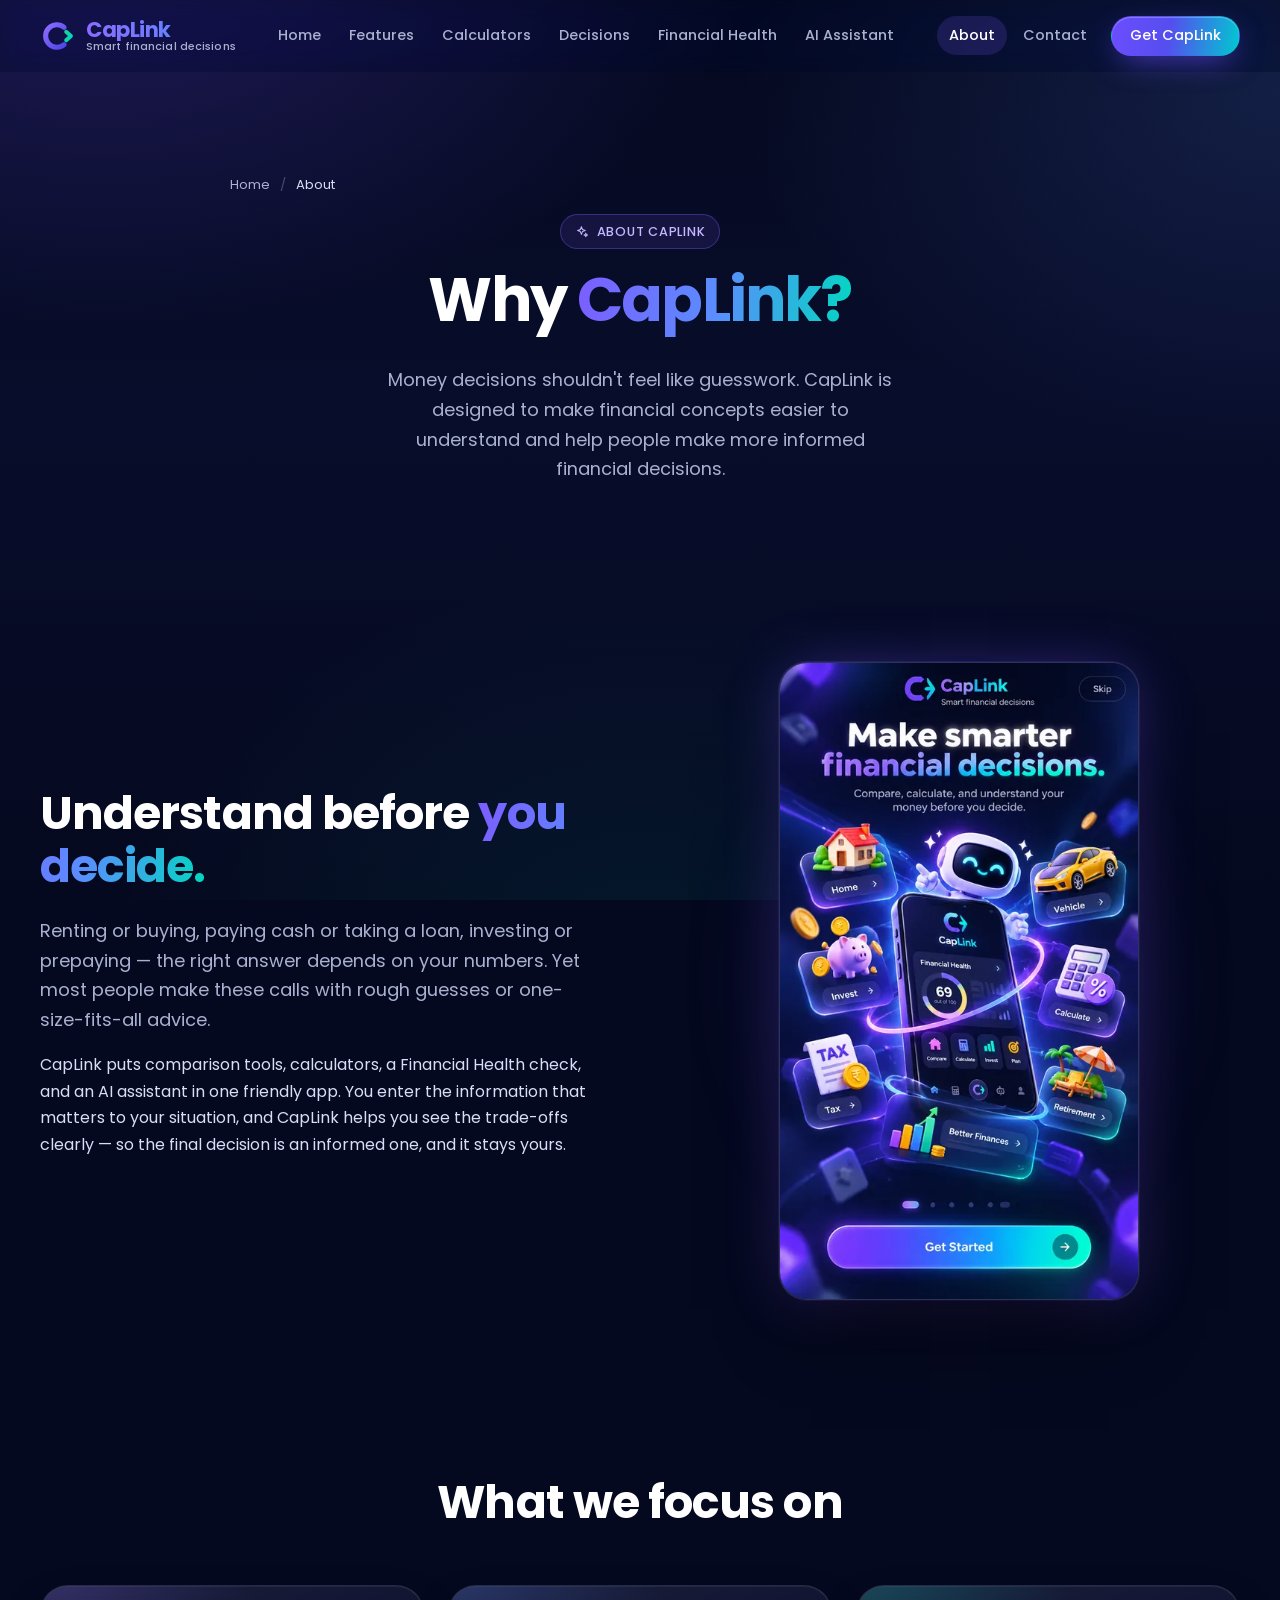
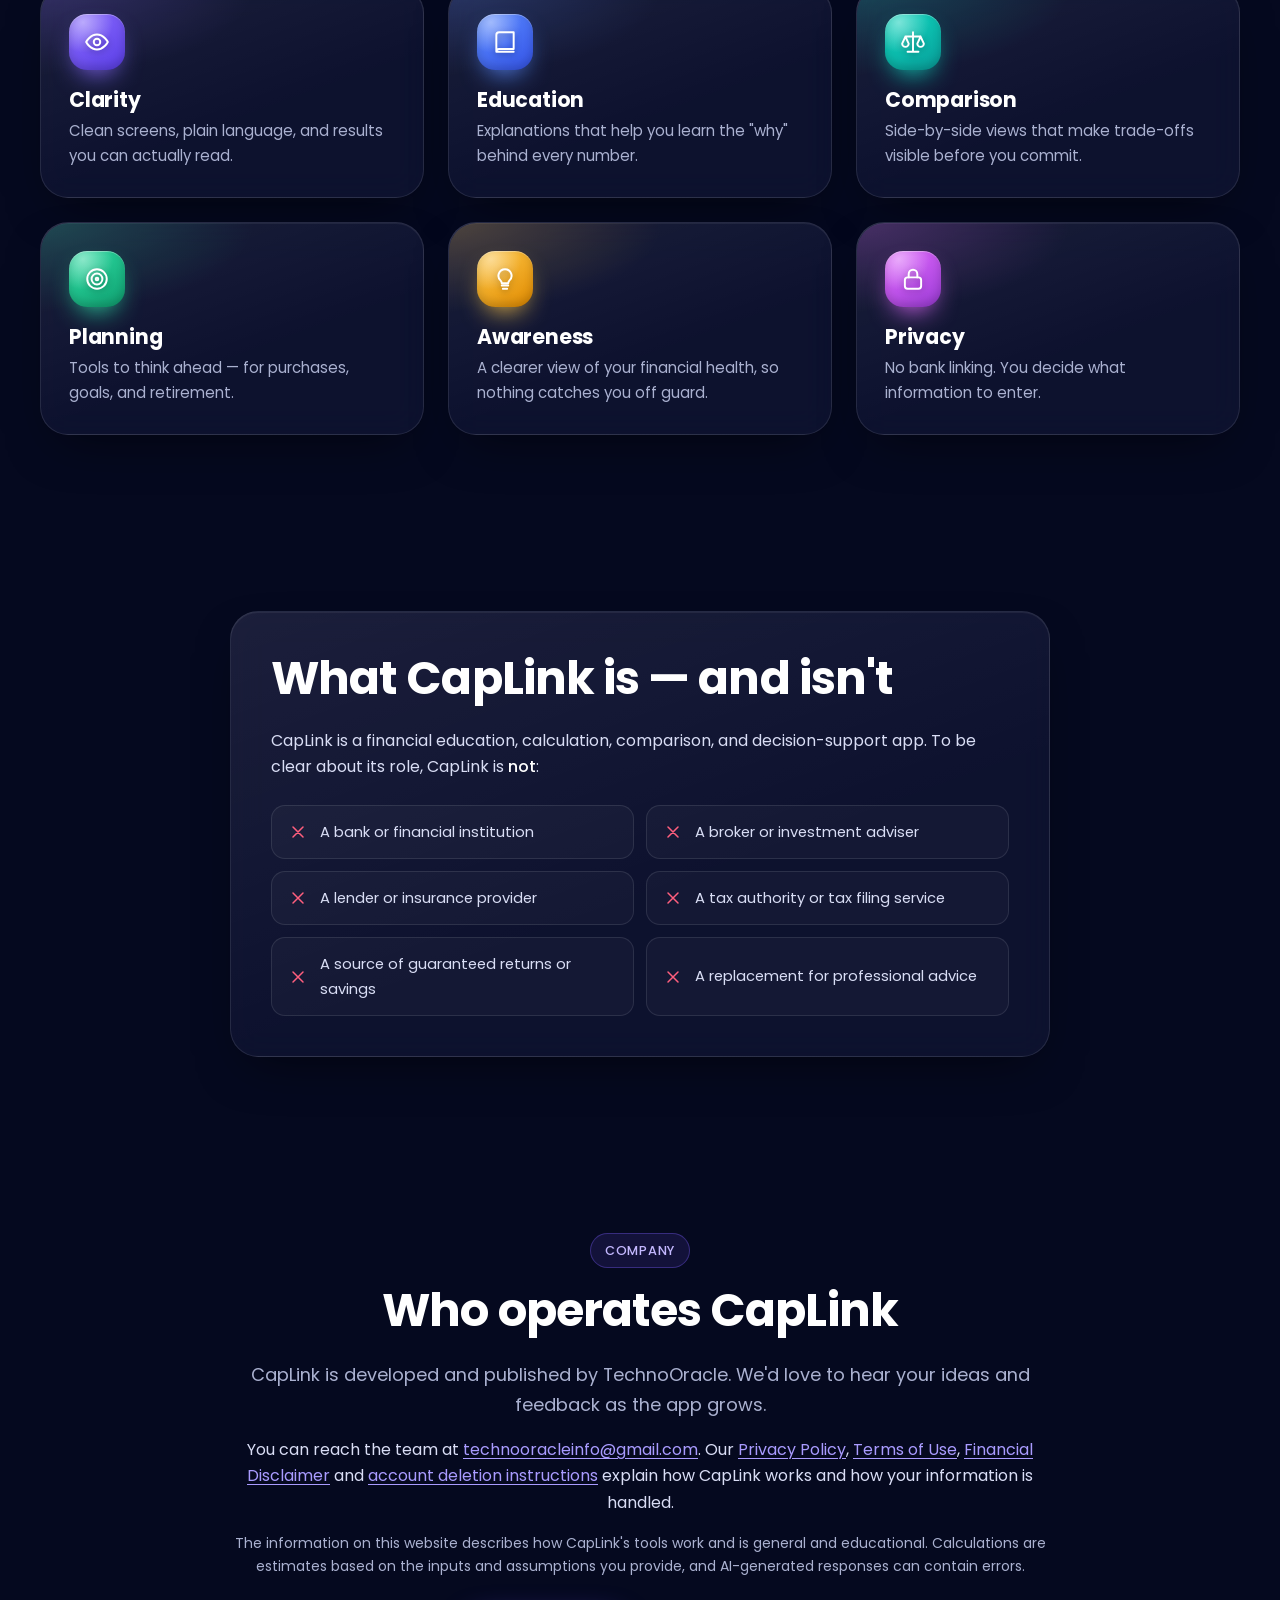
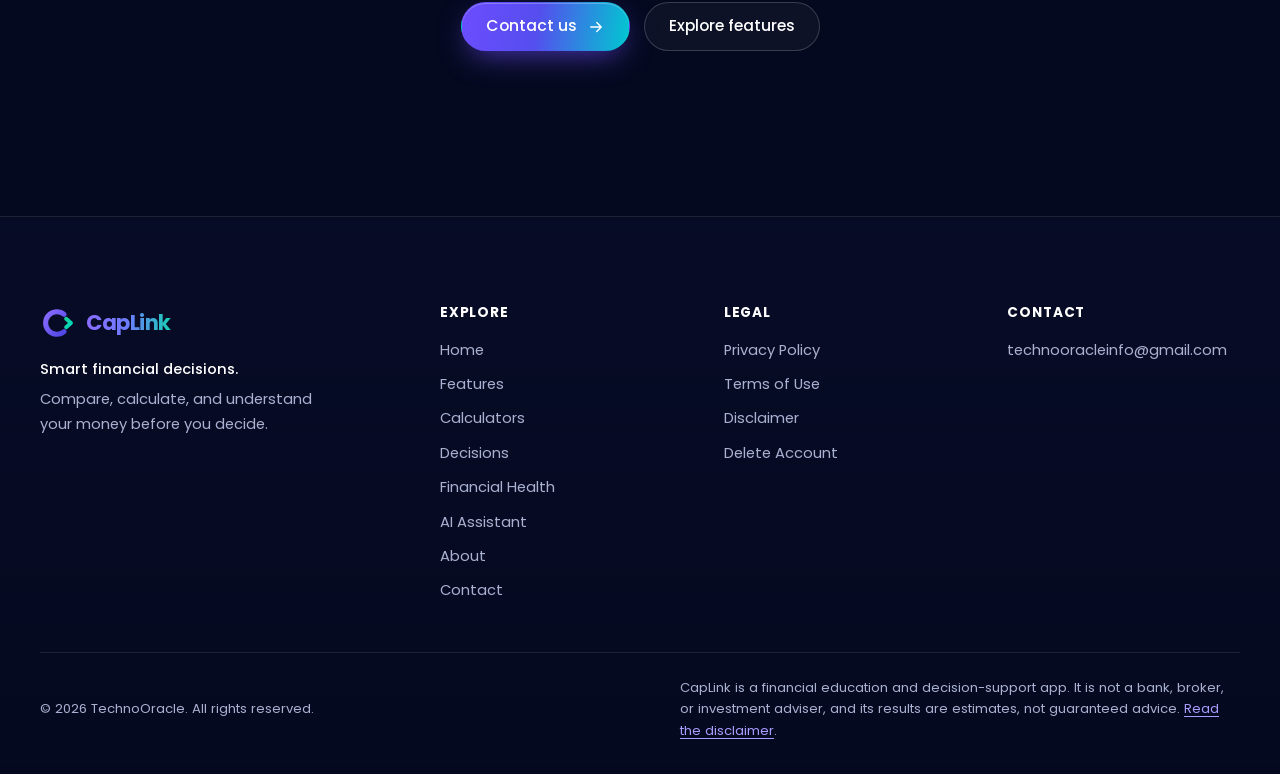
<file: about.html>
<!doctype html>
<html lang="en">
<head>
  <meta charset="UTF-8">
  <meta name="viewport" content="width=device-width, initial-scale=1.0">
  <title>About CapLink — Making Financial Decisions Simpler</title>
  <meta name="description" content="Learn about CapLink and its mission to make financial decisions easier to understand through comparisons, calculators, planning tools and financial education.">
  <meta name="robots" content="index, follow, max-image-preview:large, max-snippet:-1">
  <meta name="author" content="TechnoOracle">
  <!-- GOOGLE SEARCH CONSOLE VERIFICATION CODE GOES HERE (only if you verify with the HTML-tag method) -->
  <!-- SITE_URL placeholder: run scripts/set-site-url.sh once the production URL is known (see SEO-AUDIT.md). -->
  <link rel="canonical" href="https://YOUR_PRODUCTION_URL_HERE/about.html">
  <meta property="og:type" content="website">
  <meta property="og:site_name" content="CapLink">
  <meta property="og:locale" content="en_IN">
  <meta property="og:title" content="About CapLink — Making Financial Decisions Simpler">
  <meta property="og:description" content="Learn about CapLink and its mission to make financial decisions easier to understand through comparisons, calculators, planning tools and financial education.">
  <meta property="og:url" content="https://YOUR_PRODUCTION_URL_HERE/about.html">
  <meta property="og:image" content="https://YOUR_PRODUCTION_URL_HERE/assets/seo/caplink-og-image.png">
  <meta property="og:image:type" content="image/png">
  <meta property="og:image:width" content="1200">
  <meta property="og:image:height" content="630">
  <meta property="og:image:alt" content="CapLink — Make smarter financial decisions. Compare, calculate, and understand your money before you decide.">
  <meta name="twitter:card" content="summary_large_image">
  <meta name="twitter:title" content="About CapLink — Making Financial Decisions Simpler">
  <meta name="twitter:description" content="Learn about CapLink and its mission to make financial decisions easier to understand through comparisons, calculators, planning tools and financial education.">
  <meta name="twitter:image" content="https://YOUR_PRODUCTION_URL_HERE/assets/seo/caplink-og-image.png">
  <meta name="twitter:image:alt" content="CapLink — Make smarter financial decisions. Compare, calculate, and understand your money before you decide.">
  <meta name="theme-color" content="#05091F">
  <meta name="color-scheme" content="dark">
  <link rel="icon" href="favicon.ico" sizes="any">
  <link rel="icon" href="assets/logo/caplink-mark.svg" type="image/svg+xml">
  <link rel="apple-touch-icon" href="assets/icons/apple-touch-icon.png">
  <link rel="manifest" href="site.webmanifest">
  <link rel="preload" href="assets/fonts/poppins-700.woff" as="font" type="font/woff" crossorigin>
  <link rel="preload" href="assets/fonts/poppins-400.woff" as="font" type="font/woff" crossorigin>
  <link rel="stylesheet" href="css/styles.css">
  <link rel="stylesheet" href="css/animations.css">
  <link rel="stylesheet" href="css/responsive.css">
  <script>document.documentElement.classList.add("js");</script>
  <script type="application/ld+json">{"@context":"https://schema.org","@graph":[{"@type":"Organization","@id":"https://YOUR_PRODUCTION_URL_HERE/#organization","name":"TechnoOracle","url":"https://YOUR_PRODUCTION_URL_HERE/","email":"technooracleinfo@gmail.com","logo":{"@type":"ImageObject","url":"https://YOUR_PRODUCTION_URL_HERE/assets/icons/apple-touch-icon.png","width":180,"height":180},"contactPoint":{"@type":"ContactPoint","contactType":"customer support","email":"technooracleinfo@gmail.com"}},{"@type":"WebSite","@id":"https://YOUR_PRODUCTION_URL_HERE/#website","name":"CapLink","alternateName":"CapLink — Smart financial decisions","url":"https://YOUR_PRODUCTION_URL_HERE/","description":"Compare, calculate, and understand your money before you decide.","inLanguage":"en","publisher":{"@id":"https://YOUR_PRODUCTION_URL_HERE/#organization"}},{"@type":"SoftwareApplication","@id":"https://YOUR_PRODUCTION_URL_HERE/#app","name":"CapLink","applicationCategory":"FinanceApplication","operatingSystem":"Android","description":"Financial decision and financial-awareness application with decision comparisons, financial calculators, a Financial Health check, and an AI assistant for financial education.","url":"https://YOUR_PRODUCTION_URL_HERE/","image":"https://YOUR_PRODUCTION_URL_HERE/assets/seo/caplink-og-image.png","publisher":{"@id":"https://YOUR_PRODUCTION_URL_HERE/#organization"},"featureList":["Rent vs Buy, Car Cash vs Loan, EV vs Petrol/Diesel, Flat vs Land and Prepay vs Invest comparisons","Affordability checks for car, home, bike and gadgets","SIP, Lumpsum, SWP, EMI, Loan, FD, Gold, Retirement, Inflation and Tax calculators","Financial Health score and breakdown","CapLink Assistant AI financial education chat"]},{"@type":"AboutPage","@id":"https://YOUR_PRODUCTION_URL_HERE/about.html#webpage","url":"https://YOUR_PRODUCTION_URL_HERE/about.html","name":"About CapLink — Making Financial Decisions Simpler","description":"Learn about CapLink and its mission to make financial decisions easier to understand through comparisons, calculators, planning tools and financial education.","isPartOf":{"@id":"https://YOUR_PRODUCTION_URL_HERE/#website"},"publisher":{"@id":"https://YOUR_PRODUCTION_URL_HERE/#organization"},"inLanguage":"en","breadcrumb":{"@id":"https://YOUR_PRODUCTION_URL_HERE/about.html#breadcrumb"},"about":{"@id":"https://YOUR_PRODUCTION_URL_HERE/#app"}},{"@type":"BreadcrumbList","itemListElement":[{"@type":"ListItem","position":1,"name":"Home","item":"https://YOUR_PRODUCTION_URL_HERE/"},{"@type":"ListItem","position":2,"name":"About","item":"https://YOUR_PRODUCTION_URL_HERE/about.html"}],"@id":"https://YOUR_PRODUCTION_URL_HERE/about.html#breadcrumb"}]}</script>
</head>
<body>
<a class="skip-link" href="#main">Skip to content</a>
<header class="site-header">
  <nav class="nav container" aria-label="Primary">
    <a class="brand" href="index.html" aria-label="CapLink home"><svg class="brand__mark" viewBox="0 0 64 64" aria-hidden="true" focusable="false"><defs><linearGradient id="m2c" x1="0" y1="0" x2="1" y2="1"><stop offset="0" stop-color="#8B6CFF"/><stop offset="1" stop-color="#4F46E5"/></linearGradient><linearGradient id="m2k" x1="0" y1="0" x2="1" y2="1"><stop offset="0" stop-color="#18D09C"/><stop offset="1" stop-color="#00D9C0"/></linearGradient></defs><path d="M42.86 16.68A20 20 0 1 0 42.86 47.32" fill="none" stroke="url(#m2c)" stroke-width="9" stroke-linecap="round"/><path d="M46.5 24.5L55 32L46.5 39.5" fill="none" stroke="url(#m2k)" stroke-width="7" stroke-linecap="round" stroke-linejoin="round"/></svg><span class="brand__text"><span class="brand__name">CapLink</span><span class="brand__tag">Smart financial decisions</span></span></a>
    <ul class="nav__links"><li><a href="index.html">Home</a></li><li><a href="features.html">Features</a></li><li><a href="calculators.html">Calculators</a></li><li><a href="decisions.html">Decisions</a></li><li><a href="financial-health.html">Financial Health</a></li><li><a href="ai-assistant.html">AI Assistant</a></li></ul>
    <ul class="nav__actions"><li><a href="about.html" aria-current="page">About</a></li><li><a href="contact.html">Contact</a></li><li><a class="btn btn--primary btn--sm" href="index.html#download">Get CapLink</a></li></ul>
    <button class="nav-toggle" type="button" aria-expanded="false" aria-controls="mobile-menu" aria-label="Open menu">
      <span class="nav-toggle__bar"></span><span class="nav-toggle__bar"></span><span class="nav-toggle__bar"></span>
    </button>
  </nav>
</header>
<div class="mobile-menu" id="mobile-menu">
  <nav aria-label="Mobile">
    <ul><li><a href="index.html">Home</a></li><li><a href="features.html">Features</a></li><li><a href="calculators.html">Calculators</a></li><li><a href="decisions.html">Decisions</a></li><li><a href="financial-health.html">Financial Health</a></li><li><a href="ai-assistant.html">AI Assistant</a></li></ul>
    <p class="mobile-menu__group-label">Company</p>
    <ul><li><a href="about.html" aria-current="page">About</a></li><li><a href="contact.html">Contact</a></li></ul>
    <p class="mobile-menu__group-label">Legal</p>
    <ul><li><a href="privacy-policy.html">Privacy Policy</a></li><li><a href="terms.html">Terms of Use</a></li><li><a href="disclaimer.html">Disclaimer</a></li><li><a href="delete-account.html">Delete Account</a></li></ul>
    <a class="btn btn--primary" href="index.html#download">Get CapLink <svg viewBox="0 0 24 24" fill="none" stroke="currentColor" stroke-width="1.8" stroke-linecap="round" stroke-linejoin="round" aria-hidden="true" focusable="false"><path d="M5 12h14M13 6l6 6-6 6"/></svg></a>
  </nav>
</div>
<main id="main">
<section class="page-hero page-hero--center" aria-labelledby="page-title">
  <div class="container container--narrow" data-reveal>
    <nav class="breadcrumbs" aria-label="Breadcrumb"><ol><li><a href="index.html">Home</a></li><li aria-current="page">About</li></ol></nav>
    <p class="eyebrow"><svg viewBox="0 0 24 24" fill="none" stroke="currentColor" stroke-width="1.8" stroke-linecap="round" stroke-linejoin="round" aria-hidden="true" focusable="false"><path d="M11 3l1.8 4.7 4.7 1.8-4.7 1.8L11 16l-1.8-4.7L4.5 9.5l4.7-1.8L11 3zM18.5 14l.9 2.1 2.1.9-2.1.9-.9 2.1-.9-2.1-2.1-.9 2.1-.9.9-2.1z"/></svg> About CapLink</p>
    <h1 id="page-title">Why <span class="gradient-text">CapLink?</span></h1>
    <p class="lead">Money decisions shouldn't feel like guesswork. CapLink is designed to make financial concepts easier to understand and help people make more informed financial decisions.</p>
  </div>
</section>

<section class="section section--tight" aria-labelledby="mission-title">
  <div class="container split">
    <div data-reveal>
      <h2 id="mission-title">Understand before <span class="gradient-text">you decide.</span></h2>
      <p class="lead">Renting or buying, paying cash or taking a loan, investing or prepaying — the right answer depends on your numbers. Yet most people make these calls with rough guesses or one-size-fits-all advice.</p>
      <p>CapLink puts comparison tools, calculators, a Financial Health check, and an AI assistant in one friendly app. You enter the information that matters to your situation, and CapLink helps you see the trade-offs clearly — so the final decision is an informed one, and it stays yours.</p>
    </div>
    <div class="split__media" data-reveal="scale">
      <figure class="shot float-soft"><picture><source type="image/webp" srcset="assets/screenshots/caplink-onboarding-480.webp 480w, assets/screenshots/caplink-onboarding.webp 940w" sizes="(max-width: 640px) 80vw, 360px"><img src="assets/screenshots/caplink-onboarding.jpg" width="940" height="1670" alt="CapLink onboarding screen introducing the app with the message &quot;Make smarter financial decisions&quot;" loading="lazy" decoding="async"></picture></figure>
    </div>
  </div>
</section>

<section class="section section--tight" aria-labelledby="values-title">
  <div class="container">
    <div class="section-head section-head--center" data-reveal>
      <h2 id="values-title">What we focus on</h2>
    </div>
    <div class="card-grid card-grid--3" data-reveal-stagger=".06">
      <article class="value-card feature-card glass tone-purple" data-reveal><span class="icon-tile"><svg viewBox="0 0 24 24" fill="none" stroke="currentColor" stroke-width="1.8" stroke-linecap="round" stroke-linejoin="round" aria-hidden="true" focusable="false"><path d="M2 12s3.6-7 10-7 10 7 10 7-3.6 7-10 7S2 12 2 12z"/><circle cx="12" cy="12" r="3"/></svg></span><h3>Clarity</h3><p>Clean screens, plain language, and results you can actually read.</p></article>
      <article class="value-card feature-card glass tone-blue" data-reveal><span class="icon-tile"><svg viewBox="0 0 24 24" fill="none" stroke="currentColor" stroke-width="1.8" stroke-linecap="round" stroke-linejoin="round" aria-hidden="true" focusable="false"><path d="M4 5.5A2.5 2.5 0 016.5 3H20v15.5H6.5A2.5 2.5 0 004 21V5.5zM4 21h16"/></svg></span><h3>Education</h3><p>Explanations that help you learn the "why" behind every number.</p></article>
      <article class="value-card feature-card glass tone-teal" data-reveal><span class="icon-tile"><svg viewBox="0 0 24 24" fill="none" stroke="currentColor" stroke-width="1.8" stroke-linecap="round" stroke-linejoin="round" aria-hidden="true" focusable="false"><path d="M12 3v18M7 21h10M5 7h14M5 7l-3 6.5a3 3 0 006 0L5 7zM19 7l-3 6.5a3 3 0 006 0L19 7z"/></svg></span><h3>Comparison</h3><p>Side-by-side views that make trade-offs visible before you commit.</p></article>
      <article class="value-card feature-card glass tone-green" data-reveal><span class="icon-tile"><svg viewBox="0 0 24 24" fill="none" stroke="currentColor" stroke-width="1.8" stroke-linecap="round" stroke-linejoin="round" aria-hidden="true" focusable="false"><circle cx="12" cy="12" r="9"/><circle cx="12" cy="12" r="5"/><circle cx="12" cy="12" r="1.2"/></svg></span><h3>Planning</h3><p>Tools to think ahead — for purchases, goals, and retirement.</p></article>
      <article class="value-card feature-card glass tone-gold" data-reveal><span class="icon-tile"><svg viewBox="0 0 24 24" fill="none" stroke="currentColor" stroke-width="1.8" stroke-linecap="round" stroke-linejoin="round" aria-hidden="true" focusable="false"><path d="M9 18h6M10 21h4M12 3a6 6 0 00-4 10.5c.7.7 1 1.5 1 2.5h6c0-1 .3-1.8 1-2.5A6 6 0 0012 3z"/></svg></span><h3>Awareness</h3><p>A clearer view of your financial health, so nothing catches you off guard.</p></article>
      <article class="value-card feature-card glass tone-pink" data-reveal><span class="icon-tile"><svg viewBox="0 0 24 24" fill="none" stroke="currentColor" stroke-width="1.8" stroke-linecap="round" stroke-linejoin="round" aria-hidden="true" focusable="false"><rect x="4.5" y="10.5" width="15" height="10.5" rx="2.5"/><path d="M8 10.5V7.5a4 4 0 018 0v3"/></svg></span><h3>Privacy</h3><p>No bank linking. You decide what information to enter.</p></article>
    </div>
  </div>
</section>

<section class="section section--tight" aria-labelledby="not-title">
  <div class="container container--narrow">
    <div class="glass panel" data-reveal>
      <h2 id="not-title">What CapLink is — and isn't</h2>
      <p>CapLink is a financial education, calculation, comparison, and decision-support app. To be clear about its role, CapLink is <strong>not</strong>:</p>
      <ul class="not-list">
        <li><svg viewBox="0 0 24 24" fill="none" stroke="currentColor" stroke-width="1.8" stroke-linecap="round" stroke-linejoin="round" aria-hidden="true" focusable="false"><path d="M6 6l12 12M18 6L6 18"/></svg> A bank or financial institution</li>
        <li><svg viewBox="0 0 24 24" fill="none" stroke="currentColor" stroke-width="1.8" stroke-linecap="round" stroke-linejoin="round" aria-hidden="true" focusable="false"><path d="M6 6l12 12M18 6L6 18"/></svg> A broker or investment adviser</li>
        <li><svg viewBox="0 0 24 24" fill="none" stroke="currentColor" stroke-width="1.8" stroke-linecap="round" stroke-linejoin="round" aria-hidden="true" focusable="false"><path d="M6 6l12 12M18 6L6 18"/></svg> A lender or insurance provider</li>
        <li><svg viewBox="0 0 24 24" fill="none" stroke="currentColor" stroke-width="1.8" stroke-linecap="round" stroke-linejoin="round" aria-hidden="true" focusable="false"><path d="M6 6l12 12M18 6L6 18"/></svg> A tax authority or tax filing service</li>
        <li><svg viewBox="0 0 24 24" fill="none" stroke="currentColor" stroke-width="1.8" stroke-linecap="round" stroke-linejoin="round" aria-hidden="true" focusable="false"><path d="M6 6l12 12M18 6L6 18"/></svg> A source of guaranteed returns or savings</li>
        <li><svg viewBox="0 0 24 24" fill="none" stroke="currentColor" stroke-width="1.8" stroke-linecap="round" stroke-linejoin="round" aria-hidden="true" focusable="false"><path d="M6 6l12 12M18 6L6 18"/></svg> A replacement for professional advice</li>
      </ul>
    </div>
  </div>
</section>

<section class="section section--tight" aria-labelledby="company-title">
  <div class="container container--narrow center" data-reveal>
    <p class="eyebrow">Company</p>
    <h2 id="company-title">Who operates CapLink</h2>
    <p class="lead">CapLink is developed and published by <span data-config="COMPANY_NAME">TechnoOracle</span>. We'd love to hear your ideas and feedback as the app grows.</p>
    <p>You can reach the team at <a href="mailto:technooracleinfo@gmail.com" data-config="CONTACT_EMAIL">technooracleinfo@gmail.com</a>. Our <a href="privacy-policy.html">Privacy Policy</a>, <a href="terms.html">Terms of Use</a>, <a href="disclaimer.html">Financial Disclaimer</a> and <a href="delete-account.html">account deletion instructions</a> explain how CapLink works and how your information is handled.</p>
    <p class="small muted">The information on this website describes how CapLink's tools work and is general and educational. Calculations are estimates based on the inputs and assumptions you provide, and AI-generated responses can contain errors.</p>
    <div class="btn-row btn-row--center mt-3">
      <a class="btn btn--primary" href="contact.html">Contact us <svg viewBox="0 0 24 24" fill="none" stroke="currentColor" stroke-width="1.8" stroke-linecap="round" stroke-linejoin="round" aria-hidden="true" focusable="false"><path d="M5 12h14M13 6l6 6-6 6"/></svg></a>
      <a class="btn btn--ghost" href="features.html">Explore features</a>
    </div>
  </div>
</section>

</main>
<footer class="site-footer">
  <div class="container">
    <div class="footer-grid">
      <div class="footer-brand">
        <a class="brand" href="index.html" aria-label="CapLink home"><svg class="brand__mark" viewBox="0 0 64 64" aria-hidden="true" focusable="false"><defs><linearGradient id="m3c" x1="0" y1="0" x2="1" y2="1"><stop offset="0" stop-color="#8B6CFF"/><stop offset="1" stop-color="#4F46E5"/></linearGradient><linearGradient id="m3k" x1="0" y1="0" x2="1" y2="1"><stop offset="0" stop-color="#18D09C"/><stop offset="1" stop-color="#00D9C0"/></linearGradient></defs><path d="M42.86 16.68A20 20 0 1 0 42.86 47.32" fill="none" stroke="url(#m3c)" stroke-width="9" stroke-linecap="round"/><path d="M46.5 24.5L55 32L46.5 39.5" fill="none" stroke="url(#m3k)" stroke-width="7" stroke-linecap="round" stroke-linejoin="round"/></svg><span class="brand__text"><span class="brand__name">CapLink</span></span></a>
        <p class="footer-tagline">Smart financial decisions.</p>
        <p>Compare, calculate, and understand your money before you decide.</p>
      </div>
      <nav class="footer-col" aria-label="Footer navigation">
        <h2>Explore</h2>
        <ul><li><a href="index.html">Home</a></li><li><a href="features.html">Features</a></li><li><a href="calculators.html">Calculators</a></li><li><a href="decisions.html">Decisions</a></li><li><a href="financial-health.html">Financial Health</a></li><li><a href="ai-assistant.html">AI Assistant</a></li><li><a href="about.html">About</a></li><li><a href="contact.html">Contact</a></li></ul>
      </nav>
      <nav class="footer-col" aria-label="Legal">
        <h2>Legal</h2>
        <ul><li><a href="privacy-policy.html">Privacy Policy</a></li><li><a href="terms.html">Terms of Use</a></li><li><a href="disclaimer.html">Disclaimer</a></li><li><a href="delete-account.html">Delete Account</a></li></ul>
      </nav>
      <div class="footer-col">
        <h2>Contact</h2>
        <ul><li><a href="mailto:technooracleinfo@gmail.com" data-config="CONTACT_EMAIL">technooracleinfo@gmail.com</a></li></ul>
      </div>
    </div>
    <div class="footer-bottom">
      <p>&copy; <span data-config="COPYRIGHT_YEAR">2026</span> <span data-config="COMPANY_NAME">TechnoOracle</span>. All rights reserved.</p>
      <p class="footer-disclaimer">CapLink is a financial education and decision-support app. It is not a bank, broker, or investment adviser, and its results are estimates, not guaranteed advice. <a href="disclaimer.html">Read the disclaimer</a>.</p>
    </div>
  </div>
</footer>
<script src="js/config.js" defer></script>
<script src="js/navigation.js" defer></script>
<script src="js/animations.js" defer></script>
<script src="js/main.js" defer></script>
</body>
</html>
</file>
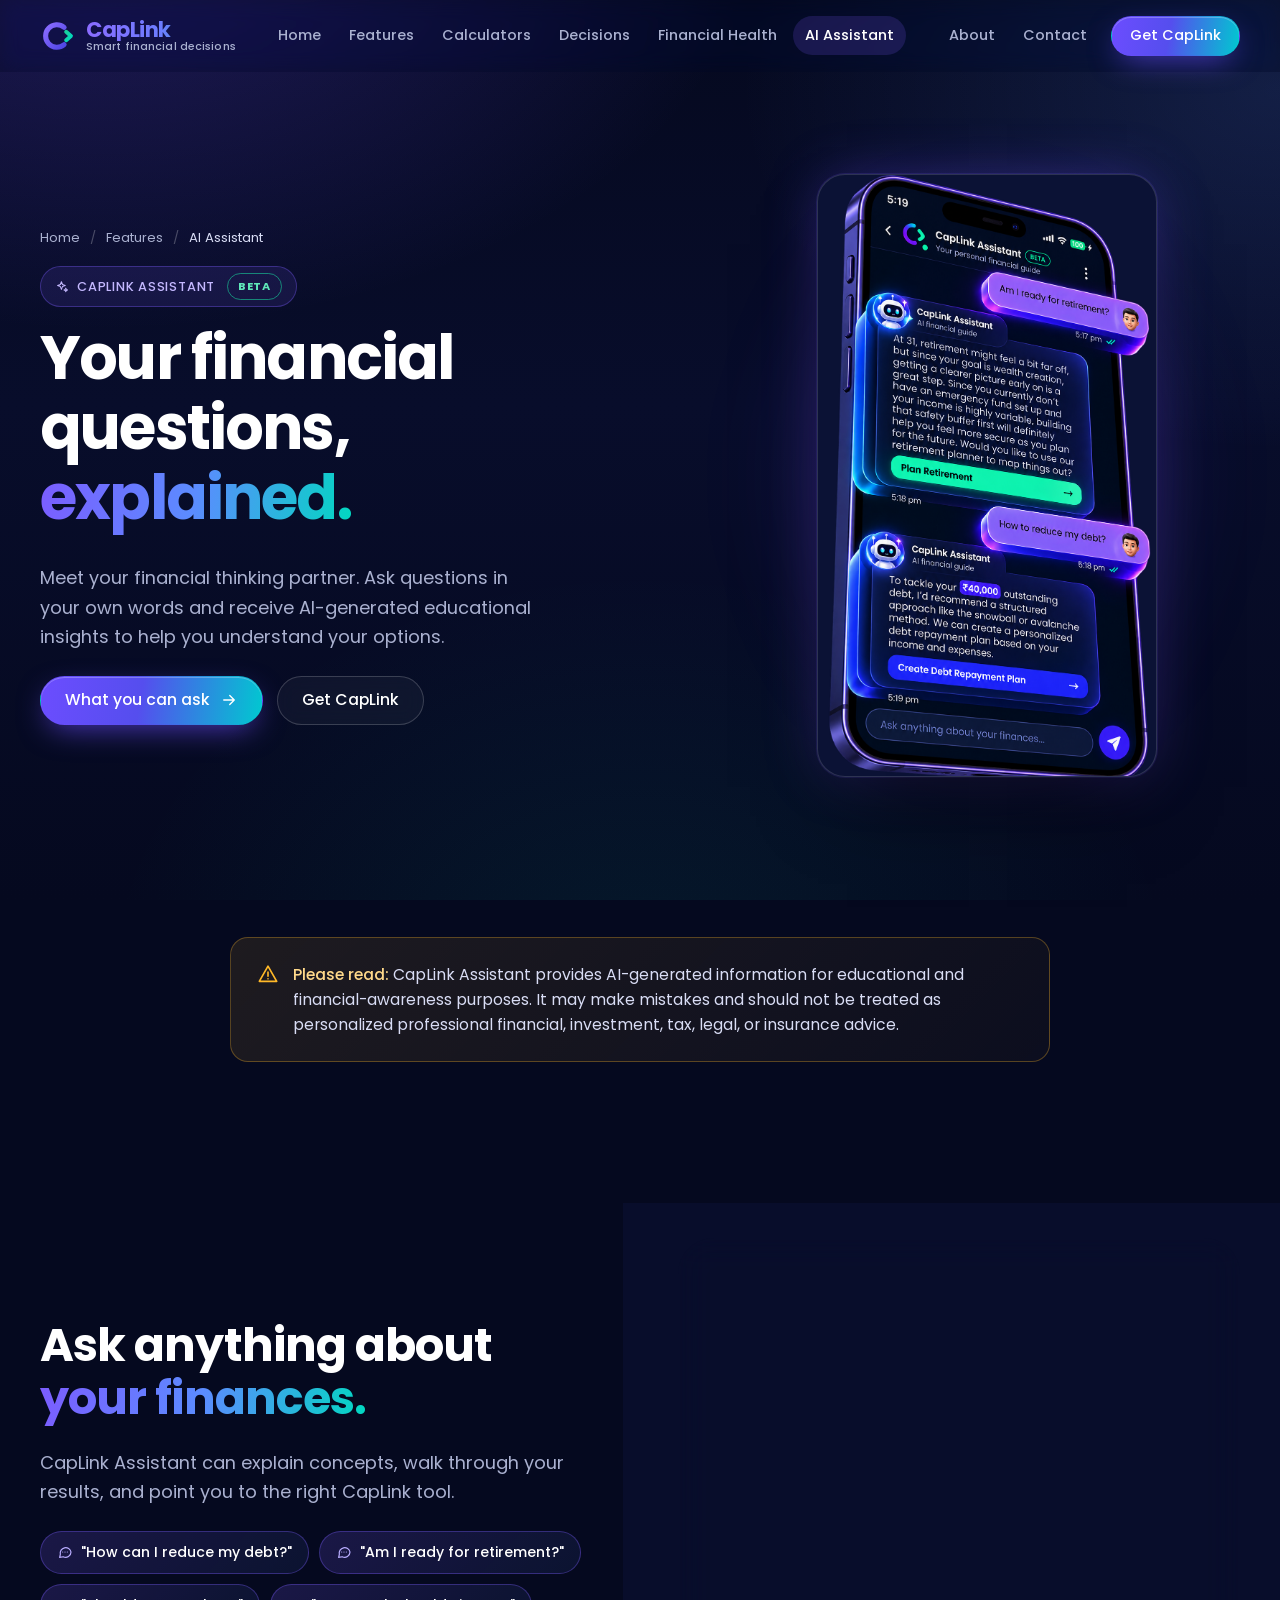
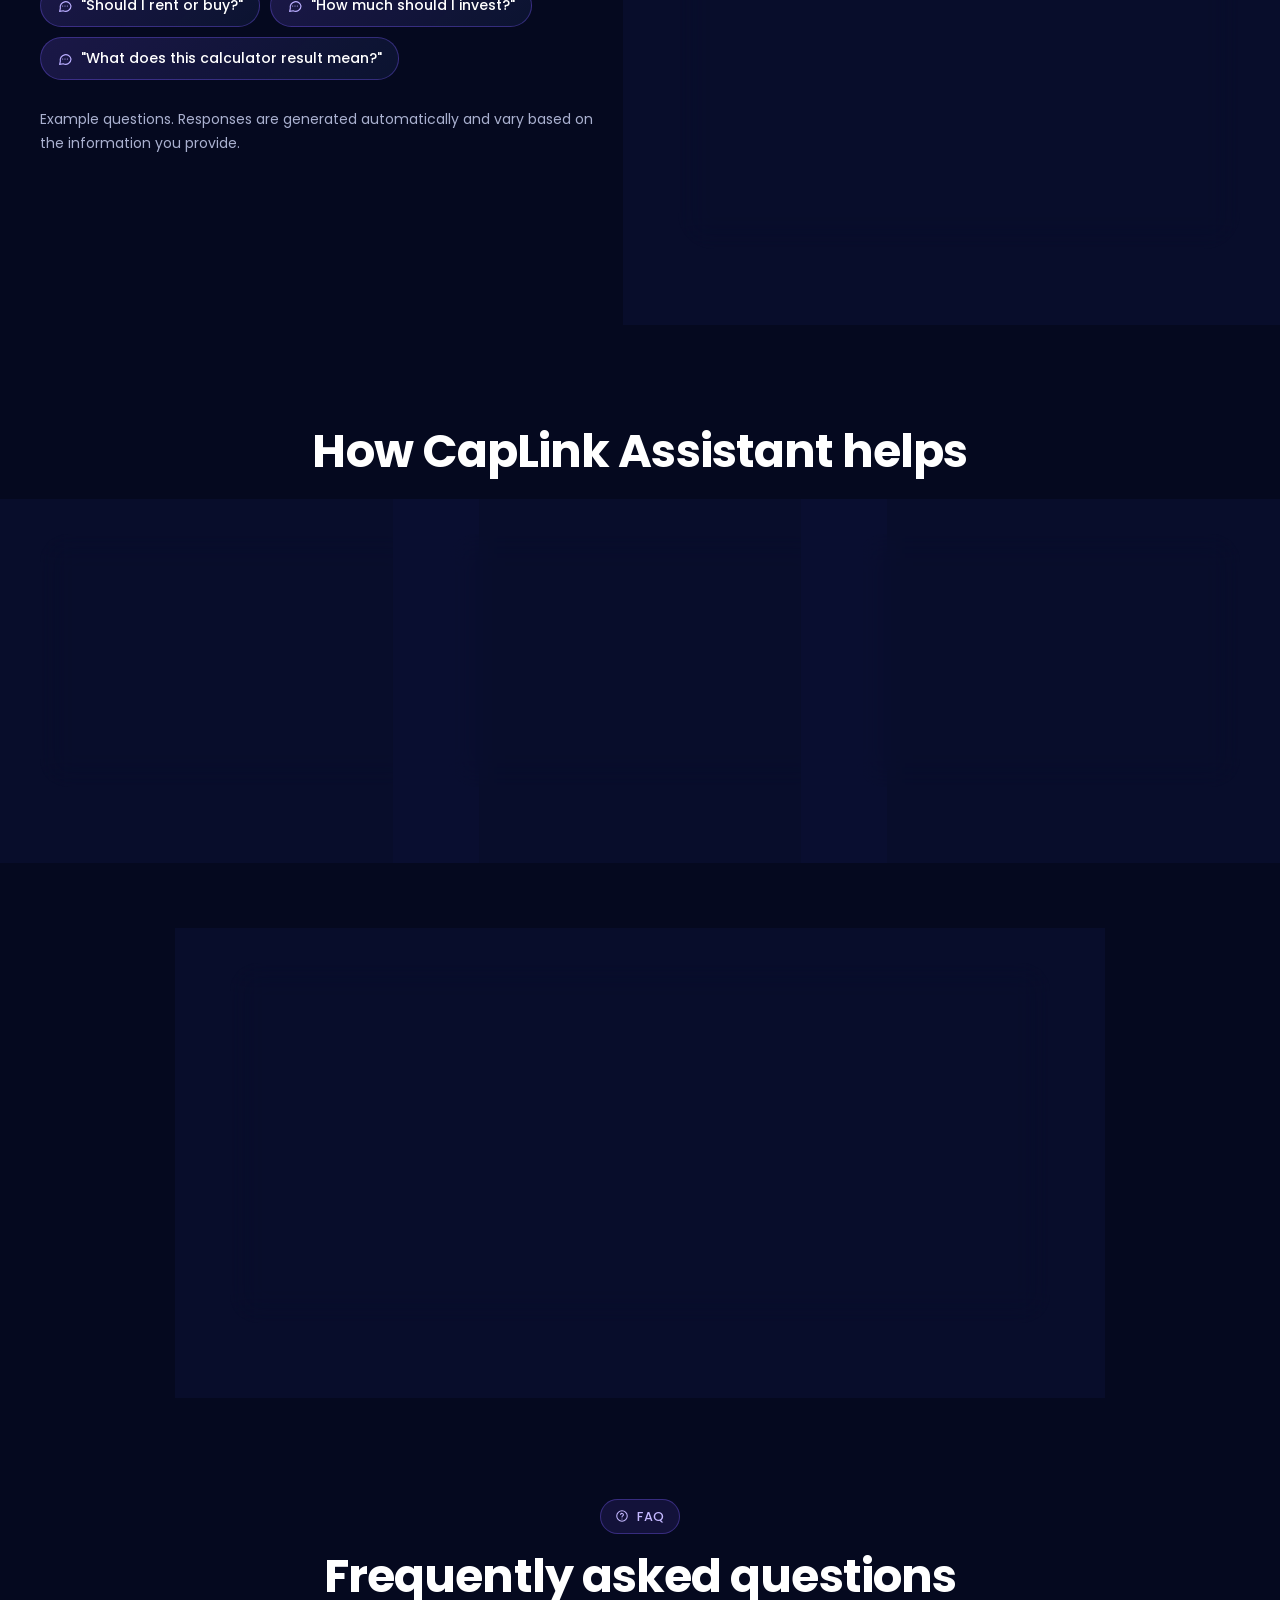
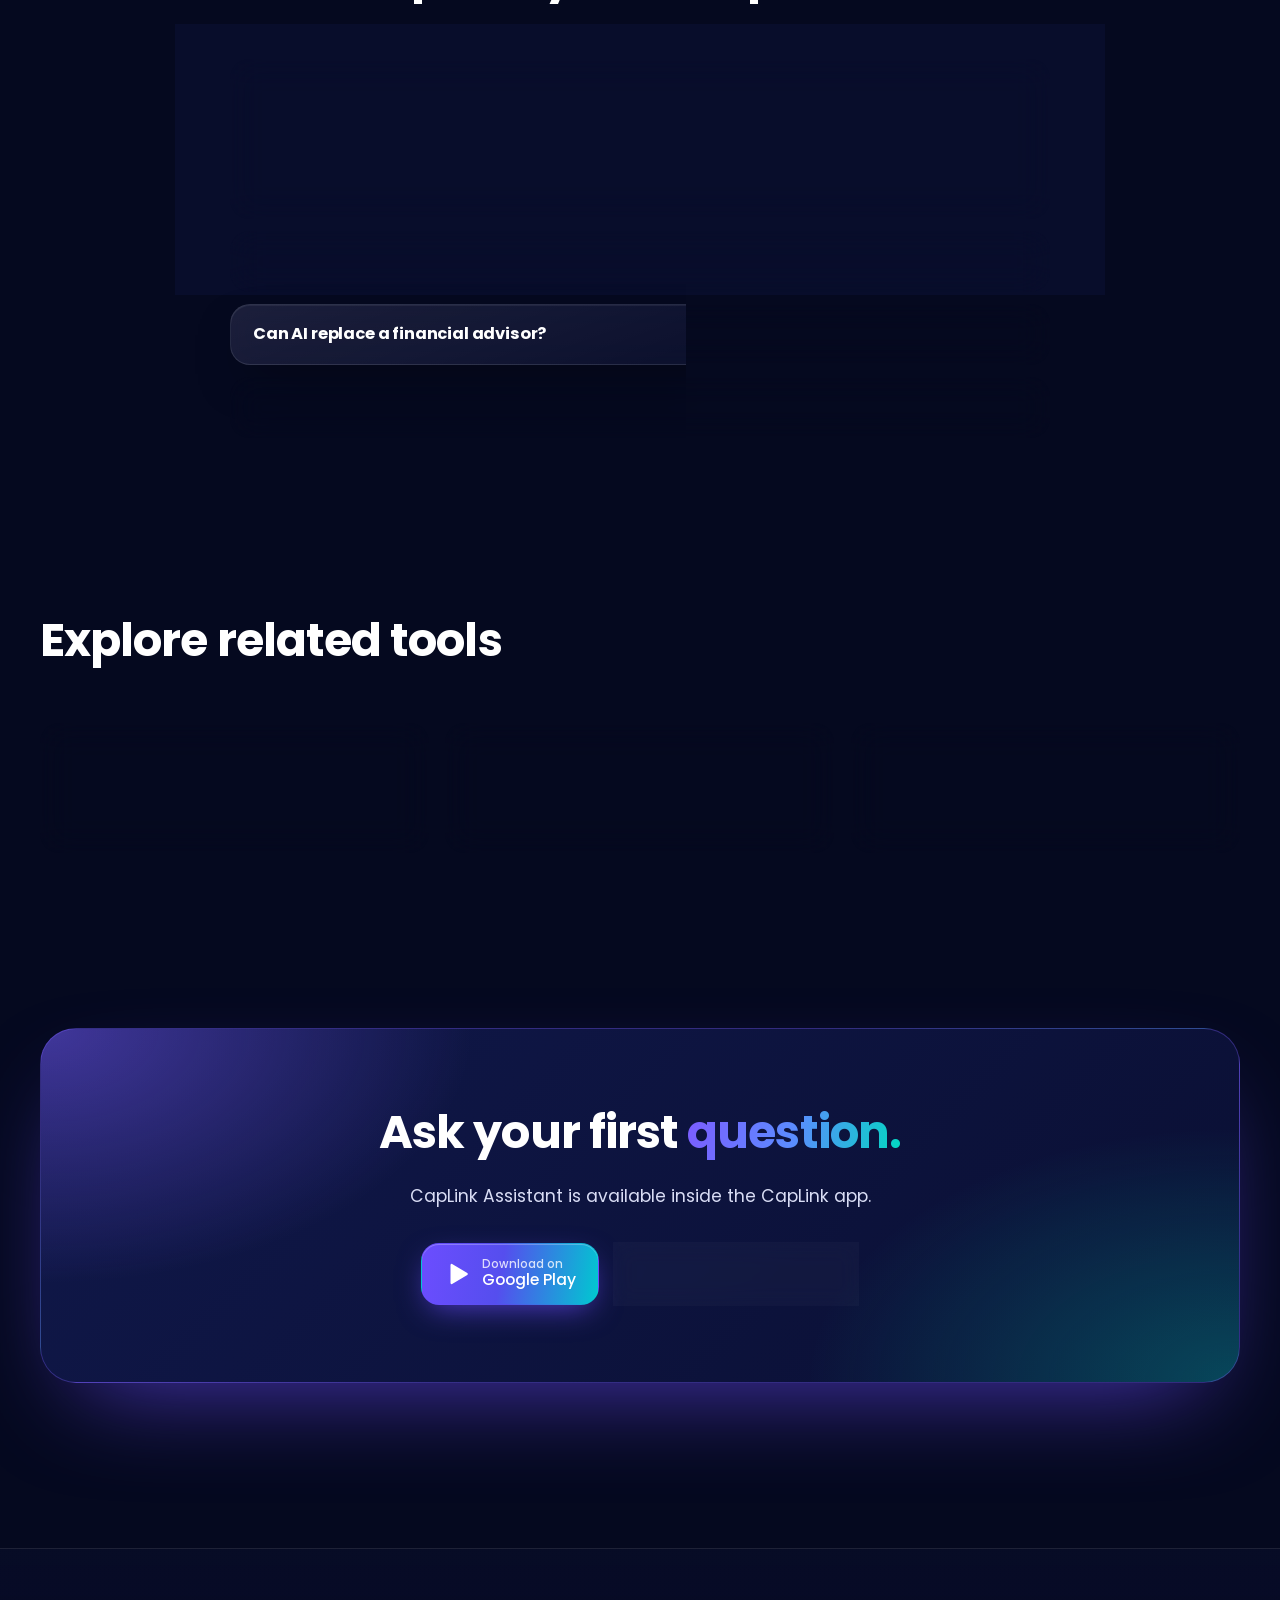
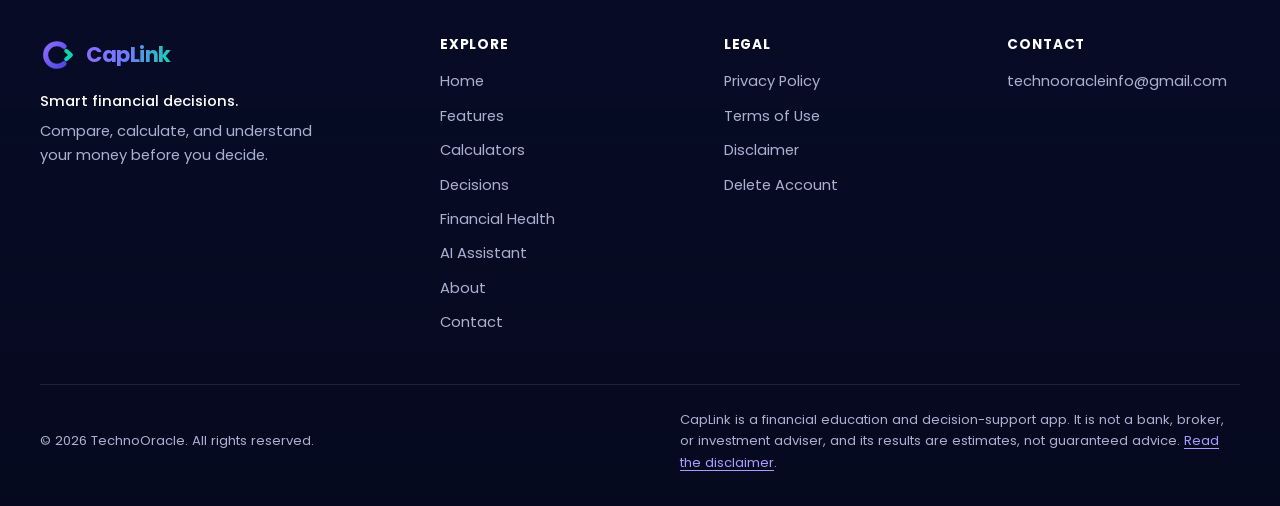
<file: ai-assistant.html>
<!doctype html>
<html lang="en">
<head>
  <meta charset="UTF-8">
  <meta name="viewport" content="width=device-width, initial-scale=1.0">
  <title>CapLink Assistant — AI Financial Insights &amp; Education</title>
  <meta name="description" content="Ask financial questions, understand calculations, explore planning ideas and get AI-powered financial insights with CapLink Assistant.">
  <meta name="robots" content="index, follow, max-image-preview:large, max-snippet:-1">
  <meta name="author" content="TechnoOracle">
  <!-- GOOGLE SEARCH CONSOLE VERIFICATION CODE GOES HERE (only if you verify with the HTML-tag method) -->
  <!-- SITE_URL placeholder: run scripts/set-site-url.sh once the production URL is known (see SEO-AUDIT.md). -->
  <link rel="canonical" href="https://YOUR_PRODUCTION_URL_HERE/ai-assistant.html">
  <meta property="og:type" content="website">
  <meta property="og:site_name" content="CapLink">
  <meta property="og:locale" content="en_IN">
  <meta property="og:title" content="CapLink Assistant — AI Financial Insights &amp; Education">
  <meta property="og:description" content="Ask financial questions, understand calculations, explore planning ideas and get AI-powered financial insights with CapLink Assistant.">
  <meta property="og:url" content="https://YOUR_PRODUCTION_URL_HERE/ai-assistant.html">
  <meta property="og:image" content="https://YOUR_PRODUCTION_URL_HERE/assets/seo/caplink-og-image.png">
  <meta property="og:image:type" content="image/png">
  <meta property="og:image:width" content="1200">
  <meta property="og:image:height" content="630">
  <meta property="og:image:alt" content="CapLink — Make smarter financial decisions. Compare, calculate, and understand your money before you decide.">
  <meta name="twitter:card" content="summary_large_image">
  <meta name="twitter:title" content="CapLink Assistant — AI Financial Insights &amp; Education">
  <meta name="twitter:description" content="Ask financial questions, understand calculations, explore planning ideas and get AI-powered financial insights with CapLink Assistant.">
  <meta name="twitter:image" content="https://YOUR_PRODUCTION_URL_HERE/assets/seo/caplink-og-image.png">
  <meta name="twitter:image:alt" content="CapLink — Make smarter financial decisions. Compare, calculate, and understand your money before you decide.">
  <meta name="theme-color" content="#05091F">
  <meta name="color-scheme" content="dark">
  <link rel="icon" href="favicon.ico" sizes="any">
  <link rel="icon" href="assets/logo/caplink-mark.svg" type="image/svg+xml">
  <link rel="apple-touch-icon" href="assets/icons/apple-touch-icon.png">
  <link rel="manifest" href="site.webmanifest">
  <link rel="preload" href="assets/fonts/poppins-700.woff" as="font" type="font/woff" crossorigin>
  <link rel="preload" href="assets/fonts/poppins-400.woff" as="font" type="font/woff" crossorigin>
  <link rel="stylesheet" href="css/styles.css">
  <link rel="stylesheet" href="css/animations.css">
  <link rel="stylesheet" href="css/responsive.css">
  <script>document.documentElement.classList.add("js");</script>
  <script type="application/ld+json">{"@context":"https://schema.org","@graph":[{"@type":"Organization","@id":"https://YOUR_PRODUCTION_URL_HERE/#organization","name":"TechnoOracle","url":"https://YOUR_PRODUCTION_URL_HERE/","email":"technooracleinfo@gmail.com","logo":{"@type":"ImageObject","url":"https://YOUR_PRODUCTION_URL_HERE/assets/icons/apple-touch-icon.png","width":180,"height":180},"contactPoint":{"@type":"ContactPoint","contactType":"customer support","email":"technooracleinfo@gmail.com"}},{"@type":"WebSite","@id":"https://YOUR_PRODUCTION_URL_HERE/#website","name":"CapLink","alternateName":"CapLink — Smart financial decisions","url":"https://YOUR_PRODUCTION_URL_HERE/","description":"Compare, calculate, and understand your money before you decide.","inLanguage":"en","publisher":{"@id":"https://YOUR_PRODUCTION_URL_HERE/#organization"}},{"@type":"WebPage","@id":"https://YOUR_PRODUCTION_URL_HERE/ai-assistant.html#webpage","url":"https://YOUR_PRODUCTION_URL_HERE/ai-assistant.html","name":"CapLink Assistant — AI Financial Insights & Education","description":"Ask financial questions, understand calculations, explore planning ideas and get AI-powered financial insights with CapLink Assistant.","isPartOf":{"@id":"https://YOUR_PRODUCTION_URL_HERE/#website"},"publisher":{"@id":"https://YOUR_PRODUCTION_URL_HERE/#organization"},"inLanguage":"en","breadcrumb":{"@id":"https://YOUR_PRODUCTION_URL_HERE/ai-assistant.html#breadcrumb"}},{"@type":"BreadcrumbList","itemListElement":[{"@type":"ListItem","position":1,"name":"Home","item":"https://YOUR_PRODUCTION_URL_HERE/"},{"@type":"ListItem","position":2,"name":"Features","item":"https://YOUR_PRODUCTION_URL_HERE/features.html"},{"@type":"ListItem","position":3,"name":"AI Assistant","item":"https://YOUR_PRODUCTION_URL_HERE/ai-assistant.html"}],"@id":"https://YOUR_PRODUCTION_URL_HERE/ai-assistant.html#breadcrumb"},{"@type":"FAQPage","@id":"https://YOUR_PRODUCTION_URL_HERE/ai-assistant.html#faq","mainEntity":[{"@type":"Question","name":"What is CapLink Assistant?","acceptedAnswer":{"@type":"Answer","text":"CapLink Assistant is an AI chat feature inside the CapLink app. It answers financial questions in plain language, explains calculator results, and suggests relevant CapLink tools, using information you choose to share."}},{"@type":"Question","name":"What can I ask CapLink Assistant?","acceptedAnswer":{"@type":"Answer","text":"You can ask about topics such as reducing debt, retirement readiness, saving, financial goals, major purchases, general financial concepts, or what a calculator result means."}},{"@type":"Question","name":"Can AI replace a financial advisor?","acceptedAnswer":{"@type":"Answer","text":"No. CapLink Assistant provides educational information for awareness and planning. It does not know every detail of your situation and is not a substitute for personalised advice from a qualified professional."}},{"@type":"Question","name":"Why should I verify AI-generated financial information?","acceptedAnswer":{"@type":"Answer","text":"AI responses are generated automatically and can be incomplete, outdated, or incorrect. Double-check important figures and, for tax, investment, insurance, loan, or legal decisions, confirm with official sources or a qualified professional."}}]}]}</script>
</head>
<body>
<a class="skip-link" href="#main">Skip to content</a>
<header class="site-header">
  <nav class="nav container" aria-label="Primary">
    <a class="brand" href="index.html" aria-label="CapLink home"><svg class="brand__mark" viewBox="0 0 64 64" aria-hidden="true" focusable="false"><defs><linearGradient id="m2c" x1="0" y1="0" x2="1" y2="1"><stop offset="0" stop-color="#8B6CFF"/><stop offset="1" stop-color="#4F46E5"/></linearGradient><linearGradient id="m2k" x1="0" y1="0" x2="1" y2="1"><stop offset="0" stop-color="#18D09C"/><stop offset="1" stop-color="#00D9C0"/></linearGradient></defs><path d="M42.86 16.68A20 20 0 1 0 42.86 47.32" fill="none" stroke="url(#m2c)" stroke-width="9" stroke-linecap="round"/><path d="M46.5 24.5L55 32L46.5 39.5" fill="none" stroke="url(#m2k)" stroke-width="7" stroke-linecap="round" stroke-linejoin="round"/></svg><span class="brand__text"><span class="brand__name">CapLink</span><span class="brand__tag">Smart financial decisions</span></span></a>
    <ul class="nav__links"><li><a href="index.html">Home</a></li><li><a href="features.html">Features</a></li><li><a href="calculators.html">Calculators</a></li><li><a href="decisions.html">Decisions</a></li><li><a href="financial-health.html">Financial Health</a></li><li><a href="ai-assistant.html" aria-current="page">AI Assistant</a></li></ul>
    <ul class="nav__actions"><li><a href="about.html">About</a></li><li><a href="contact.html">Contact</a></li><li><a class="btn btn--primary btn--sm" href="index.html#download">Get CapLink</a></li></ul>
    <button class="nav-toggle" type="button" aria-expanded="false" aria-controls="mobile-menu" aria-label="Open menu">
      <span class="nav-toggle__bar"></span><span class="nav-toggle__bar"></span><span class="nav-toggle__bar"></span>
    </button>
  </nav>
</header>
<div class="mobile-menu" id="mobile-menu">
  <nav aria-label="Mobile">
    <ul><li><a href="index.html">Home</a></li><li><a href="features.html">Features</a></li><li><a href="calculators.html">Calculators</a></li><li><a href="decisions.html">Decisions</a></li><li><a href="financial-health.html">Financial Health</a></li><li><a href="ai-assistant.html" aria-current="page">AI Assistant</a></li></ul>
    <p class="mobile-menu__group-label">Company</p>
    <ul><li><a href="about.html">About</a></li><li><a href="contact.html">Contact</a></li></ul>
    <p class="mobile-menu__group-label">Legal</p>
    <ul><li><a href="privacy-policy.html">Privacy Policy</a></li><li><a href="terms.html">Terms of Use</a></li><li><a href="disclaimer.html">Disclaimer</a></li><li><a href="delete-account.html">Delete Account</a></li></ul>
    <a class="btn btn--primary" href="index.html#download">Get CapLink <svg viewBox="0 0 24 24" fill="none" stroke="currentColor" stroke-width="1.8" stroke-linecap="round" stroke-linejoin="round" aria-hidden="true" focusable="false"><path d="M5 12h14M13 6l6 6-6 6"/></svg></a>
  </nav>
</div>
<main id="main">
<section class="page-hero" aria-labelledby="page-title">
  <div class="container page-hero__grid">
    <div data-reveal>
      <nav class="breadcrumbs" aria-label="Breadcrumb"><ol><li><a href="index.html">Home</a></li><li><a href="features.html">Features</a></li><li aria-current="page">AI Assistant</li></ol></nav>
      <p class="eyebrow"><svg viewBox="0 0 24 24" fill="none" stroke="currentColor" stroke-width="1.8" stroke-linecap="round" stroke-linejoin="round" aria-hidden="true" focusable="false"><path d="M11 3l1.8 4.7 4.7 1.8-4.7 1.8L11 16l-1.8-4.7L4.5 9.5l4.7-1.8L11 3zM18.5 14l.9 2.1 2.1.9-2.1.9-.9 2.1-.9-2.1-2.1-.9 2.1-.9.9-2.1z"/></svg> CapLink Assistant <span class="beta">BETA</span></p>
      <h1 id="page-title">Your financial questions, <span class="gradient-text">explained.</span></h1>
      <p class="lead">Meet your financial thinking partner. Ask questions in your own words and receive AI-generated educational insights to help you understand your options.</p>
      <div class="btn-row mt-3">
        <a class="btn btn--primary" href="#ask">What you can ask <svg viewBox="0 0 24 24" fill="none" stroke="currentColor" stroke-width="1.8" stroke-linecap="round" stroke-linejoin="round" aria-hidden="true" focusable="false"><path d="M5 12h14M13 6l6 6-6 6"/></svg></a>
        <a class="btn btn--ghost" href="index.html#download">Get CapLink</a>
      </div>
    </div>
    <div class="page-hero__media" data-reveal="scale">
      <figure class="shot float-soft"><picture><source type="image/webp" srcset="assets/screenshots/caplink-caplink-assistant-480.webp 480w, assets/screenshots/caplink-caplink-assistant.webp 940w" sizes="(max-width: 640px) 80vw, 360px"><img src="assets/screenshots/caplink-caplink-assistant.jpg" width="940" height="1670" alt="CapLink Assistant chat where a user asks &quot;Am I ready for retirement?&quot; and &quot;How to reduce my debt?&quot; and the assistant responds with educational explanations and suggested next steps" fetchpriority="high" decoding="async"></picture></figure>
    </div>
  </div>
</section>

<section class="section section--tight" aria-labelledby="disc-title">
  <div class="container container--narrow">
    <div class="notice notice--lg" data-reveal>
      <svg viewBox="0 0 24 24" fill="none" stroke="currentColor" stroke-width="1.8" stroke-linecap="round" stroke-linejoin="round" aria-hidden="true" focusable="false"><path d="M12 3.5l9.5 16.5h-19L12 3.5z"/><path d="M12 10v4.5M12 17.3h.01"/></svg>
      <p><strong id="disc-title">Please read:</strong> CapLink Assistant provides AI-generated information for educational and financial-awareness purposes. It may make mistakes and should not be treated as personalized professional financial, investment, tax, legal, or insurance advice.</p>
    </div>
  </div>
</section>

<section class="section section--tight" id="ask" aria-labelledby="ask-title">
  <div class="container split">
    <div data-reveal>
      <h2 id="ask-title">Ask anything about <span class="gradient-text">your finances.</span></h2>
      <p class="lead">CapLink Assistant can explain concepts, walk through your results, and point you to the right CapLink tool.</p>
      <ul class="prompt-chips" aria-label="Example questions">
        <li><svg viewBox="0 0 24 24" fill="none" stroke="currentColor" stroke-width="1.8" stroke-linecap="round" stroke-linejoin="round" aria-hidden="true" focusable="false"><path d="M21 12a8 8 0 01-11.6 7.1L4 20l1-4.6A8 8 0 1121 12z"/><path d="M8.5 12h.01M12 12h.01M15.5 12h.01"/></svg> "How can I reduce my debt?"</li>
        <li><svg viewBox="0 0 24 24" fill="none" stroke="currentColor" stroke-width="1.8" stroke-linecap="round" stroke-linejoin="round" aria-hidden="true" focusable="false"><path d="M21 12a8 8 0 01-11.6 7.1L4 20l1-4.6A8 8 0 1121 12z"/><path d="M8.5 12h.01M12 12h.01M15.5 12h.01"/></svg> "Am I ready for retirement?"</li>
        <li><svg viewBox="0 0 24 24" fill="none" stroke="currentColor" stroke-width="1.8" stroke-linecap="round" stroke-linejoin="round" aria-hidden="true" focusable="false"><path d="M21 12a8 8 0 01-11.6 7.1L4 20l1-4.6A8 8 0 1121 12z"/><path d="M8.5 12h.01M12 12h.01M15.5 12h.01"/></svg> "Should I rent or buy?"</li>
        <li><svg viewBox="0 0 24 24" fill="none" stroke="currentColor" stroke-width="1.8" stroke-linecap="round" stroke-linejoin="round" aria-hidden="true" focusable="false"><path d="M21 12a8 8 0 01-11.6 7.1L4 20l1-4.6A8 8 0 1121 12z"/><path d="M8.5 12h.01M12 12h.01M15.5 12h.01"/></svg> "How much should I invest?"</li>
        <li><svg viewBox="0 0 24 24" fill="none" stroke="currentColor" stroke-width="1.8" stroke-linecap="round" stroke-linejoin="round" aria-hidden="true" focusable="false"><path d="M21 12a8 8 0 01-11.6 7.1L4 20l1-4.6A8 8 0 1121 12z"/><path d="M8.5 12h.01M12 12h.01M15.5 12h.01"/></svg> "What does this calculator result mean?"</li>
      </ul>
      <p class="muted small">Example questions. Responses are generated automatically and vary based on the information you provide.</p>
    </div>
    <div data-reveal="scale">
      <div class="chat-demo glass" role="img" aria-label="Illustrative chat: a user asks what a calculator result means and the assistant explains it in plain language">
        <div class="chat-demo__head">
          <span class="icon-tile icon-tile--sm tone-purple"><svg viewBox="0 0 24 24" fill="none" stroke="currentColor" stroke-width="1.8" stroke-linecap="round" stroke-linejoin="round" aria-hidden="true" focusable="false"><rect x="4" y="8" width="16" height="12" rx="4"/><path d="M12 4.5V8M9 13.5h.01M15 13.5h.01M9.5 17h5"/><circle cx="12" cy="3.5" r="1"/></svg></span>
          <span><strong>CapLink Assistant</strong><span>AI financial guide</span></span>
          <span class="beta">BETA</span>
        </div>
        <p class="bubble bubble--user">What does my EMI result mean?</p>
        <p class="bubble bubble--bot">Your EMI is the fixed amount you'd repay each month. In the early years, more of it goes toward interest; later, more goes toward the principal. Choosing a shorter tenure usually raises the EMI but can reduce the total interest you pay.<span class="bubble__note">Illustrative example — not a real conversation.</span></p>
        <p class="bubble bubble--user">Should I pick a shorter tenure?</p>
        <p class="bubble bubble--bot">It depends on how comfortably the higher EMI fits your monthly budget and emergency fund. You could compare both tenures in the Loan calculator to see the difference.</p>
      </div>
    </div>
  </div>
</section>

<section class="section section--tight" aria-labelledby="how-title">
  <div class="container">
    <div class="section-head section-head--center" data-reveal>
      <h2 id="how-title">How CapLink Assistant helps</h2>
    </div>
    <div class="card-grid card-grid--3" data-reveal-stagger=".06">
      <article class="feature-card glass tone-purple" data-reveal>
        <span class="icon-tile"><svg viewBox="0 0 24 24" fill="none" stroke="currentColor" stroke-width="1.8" stroke-linecap="round" stroke-linejoin="round" aria-hidden="true" focusable="false"><path d="M4 5.5A2.5 2.5 0 016.5 3H20v15.5H6.5A2.5 2.5 0 004 21V5.5zM4 21h16"/></svg></span>
        <h3>Explains concepts</h3>
        <p>Plain-language explanations of SIPs, EMIs, emergency funds, inflation, and more — no jargon required.</p>
      </article>
      <article class="feature-card glass tone-blue" data-reveal>
        <span class="icon-tile"><svg viewBox="0 0 24 24" fill="none" stroke="currentColor" stroke-width="1.8" stroke-linecap="round" stroke-linejoin="round" aria-hidden="true" focusable="false"><rect x="4.5" y="2.5" width="15" height="19" rx="3"/><path d="M8 6.5h8v3.5H8zM8.5 14h.01M12 14h.01M15.5 14h.01M8.5 17.5h.01M12 17.5h.01M15.5 17.5h.01"/></svg></span>
        <h3>Interprets results</h3>
        <p>Helps you understand what your calculator outputs and Financial Health breakdown might mean for you.</p>
      </article>
      <article class="feature-card glass tone-teal" data-reveal>
        <span class="icon-tile"><svg viewBox="0 0 24 24" fill="none" stroke="currentColor" stroke-width="1.8" stroke-linecap="round" stroke-linejoin="round" aria-hidden="true" focusable="false"><circle cx="12" cy="12" r="9"/><circle cx="12" cy="12" r="5"/><circle cx="12" cy="12" r="1.2"/></svg></span>
        <h3>Suggests next steps</h3>
        <p>Offers action-oriented ideas to consider, such as building a safety buffer or comparing repayment approaches.</p>
      </article>
    </div>
  </div>
</section>

<section class="section section--tight" aria-labelledby="use-title">
  <div class="container container--narrow">
    <div class="glass panel" data-reveal>
      <h2 id="use-title">Using the Assistant wisely</h2>
      <ul class="benefits">
        <li><svg viewBox="0 0 24 24" fill="none" stroke="currentColor" stroke-width="1.8" stroke-linecap="round" stroke-linejoin="round" aria-hidden="true" focusable="false"><path d="M5 12.5l4.5 4.5L19 7"/></svg> Treat responses as a starting point for your own research, not a final answer.</li>
        <li><svg viewBox="0 0 24 24" fill="none" stroke="currentColor" stroke-width="1.8" stroke-linecap="round" stroke-linejoin="round" aria-hidden="true" focusable="false"><path d="M5 12.5l4.5 4.5L19 7"/></svg> Double-check figures, especially for tax, insurance, or legal matters.</li>
        <li><svg viewBox="0 0 24 24" fill="none" stroke="currentColor" stroke-width="1.8" stroke-linecap="round" stroke-linejoin="round" aria-hidden="true" focusable="false"><path d="M5 12.5l4.5 4.5L19 7"/></svg> Share only what's needed for your question. Never enter bank passwords, OTPs, card numbers, CVV, or UPI PINs — CapLink will never ask for them.</li>
        <li><svg viewBox="0 0 24 24" fill="none" stroke="currentColor" stroke-width="1.8" stroke-linecap="round" stroke-linejoin="round" aria-hidden="true" focusable="false"><path d="M5 12.5l4.5 4.5L19 7"/></svg> For important or complex decisions, consult an appropriately qualified professional.</li>
      </ul>
      <p class="small muted mb-0">Learn how information is handled in our <a href="privacy-policy.html#ai">Privacy Policy</a> and read the full <a href="disclaimer.html">Financial Disclaimer</a>.</p>
    </div>
  </div>
</section>

<section class="section section--tight" id="faq" aria-labelledby="faq-title">
  <div class="container container--narrow">
    <div class="section-head section-head--center" data-reveal>
      <p class="eyebrow"><svg viewBox="0 0 24 24" fill="none" stroke="currentColor" stroke-width="1.8" stroke-linecap="round" stroke-linejoin="round" aria-hidden="true" focusable="false"><circle cx="12" cy="12" r="9"/><path d="M9.5 9.2a2.6 2.6 0 015 .6c0 1.7-2.5 2.1-2.5 3.7M12 17h.01"/></svg> FAQ</p>
      <h2 id="faq-title">Frequently asked questions</h2>
    </div>
    <div class="faq" data-reveal><details class="faq__item glass" open><summary><h3>What is CapLink Assistant?</h3><svg viewBox="0 0 24 24" fill="none" stroke="currentColor" stroke-width="1.8" stroke-linecap="round" stroke-linejoin="round" aria-hidden="true" focusable="false"><path d="M9 6l6 6-6 6"/></svg></summary><div class="faq__answer"><p>CapLink Assistant is an AI chat feature inside the CapLink app. It answers financial questions in plain language, explains calculator results, and suggests relevant CapLink tools, using information you choose to share.</p></div></details><details class="faq__item glass"><summary><h3>What can I ask CapLink Assistant?</h3><svg viewBox="0 0 24 24" fill="none" stroke="currentColor" stroke-width="1.8" stroke-linecap="round" stroke-linejoin="round" aria-hidden="true" focusable="false"><path d="M9 6l6 6-6 6"/></svg></summary><div class="faq__answer"><p>You can ask about topics such as reducing debt, retirement readiness, saving, financial goals, major purchases, general financial concepts, or what a calculator result means.</p></div></details><details class="faq__item glass"><summary><h3>Can AI replace a financial advisor?</h3><svg viewBox="0 0 24 24" fill="none" stroke="currentColor" stroke-width="1.8" stroke-linecap="round" stroke-linejoin="round" aria-hidden="true" focusable="false"><path d="M9 6l6 6-6 6"/></svg></summary><div class="faq__answer"><p>No. CapLink Assistant provides educational information for awareness and planning. It does not know every detail of your situation and is not a substitute for personalised advice from a qualified professional.</p></div></details><details class="faq__item glass"><summary><h3>Why should I verify AI-generated financial information?</h3><svg viewBox="0 0 24 24" fill="none" stroke="currentColor" stroke-width="1.8" stroke-linecap="round" stroke-linejoin="round" aria-hidden="true" focusable="false"><path d="M9 6l6 6-6 6"/></svg></summary><div class="faq__answer"><p>AI responses are generated automatically and can be incomplete, outdated, or incorrect. Double-check important figures and, for tax, investment, insurance, loan, or legal decisions, confirm with official sources or a qualified professional.</p></div></details></div>
  </div>
</section>

<section class="section section--tight" aria-labelledby="hub-title">
  <div class="container">
    <div class="section-head" data-reveal>
      <h2 id="hub-title">Explore related tools</h2>
    </div>
    <ul class="hub-links" data-reveal><li><a class="hub-link glass tone-blue" href="calculators.html"><span class="icon-tile icon-tile--sm"><svg viewBox="0 0 24 24" fill="none" stroke="currentColor" stroke-width="1.8" stroke-linecap="round" stroke-linejoin="round" aria-hidden="true" focusable="false"><rect x="4.5" y="2.5" width="15" height="19" rx="3"/><path d="M8 6.5h8v3.5H8zM8.5 14h.01M12 14h.01M15.5 14h.01M8.5 17.5h.01M12 17.5h.01M15.5 17.5h.01"/></svg></span><span><strong>Run a calculation first</strong><span>Get an estimate from a CapLink calculator, then ask the Assistant what it means.</span></span></a></li><li><a class="hub-link glass tone-green" href="financial-health.html"><span class="icon-tile icon-tile--sm"><svg viewBox="0 0 24 24" fill="none" stroke="currentColor" stroke-width="1.8" stroke-linecap="round" stroke-linejoin="round" aria-hidden="true" focusable="false"><path d="M20.8 8.6a5 5 0 00-8.8-3.2A5 5 0 003.2 8.6c0 5.3 8.8 11 8.8 11s8.8-5.7 8.8-11z"/><path d="M6.5 12h2.8l1.4-2.6 2.6 5 1.4-2.4h2.8"/></svg></span><span><strong>Learn about Financial Health</strong><span>See the areas the Assistant can help you understand.</span></span></a></li><li><a class="hub-link glass tone-gold" href="disclaimer.html"><span class="icon-tile icon-tile--sm"><svg viewBox="0 0 24 24" fill="none" stroke="currentColor" stroke-width="1.8" stroke-linecap="round" stroke-linejoin="round" aria-hidden="true" focusable="false"><path d="M12 3.5l9.5 16.5h-19L12 3.5z"/><path d="M12 10v4.5M12 17.3h.01"/></svg></span><span><strong>Read the Financial Disclaimer</strong><span>Understand the limits of AI-generated information.</span></span></a></li></ul>
  </div>
</section>

<section class="section section--tight" aria-labelledby="cta-title">
  <div class="container">
    <div class="cta-panel" data-reveal="scale">
      <h2 id="cta-title">Ask your first <span class="gradient-text">question.</span></h2>
      <p>CapLink Assistant is available inside the CapLink app.</p>
      <div class="btn-row">
      <a class="btn btn--primary btn--store" href="#" data-config-href="GOOGLE_PLAY_URL" aria-describedby="store-note-1" data-placeholder-msg="The Google Play listing link will be added here soon. Contact us if you'd like to be notified.">
        <svg viewBox="0 0 24 24" fill="currentColor" aria-hidden="true" focusable="false"><path d="M6 3.6v16.8a1 1 0 001.5.86l14-8.4a1 1 0 000-1.72l-14-8.4A1 1 0 006 3.6z"/></svg><span class="btn__label"><small>Download on</small>Google Play</span>
      </a>
      <span class="btn btn--ghost btn--store" aria-disabled="true">
        <svg viewBox="0 0 24 24" fill="none" stroke="currentColor" stroke-width="1.8" stroke-linecap="round" stroke-linejoin="round" aria-hidden="true" focusable="false"><rect x="6.5" y="2.5" width="11" height="19" rx="3"/><path d="M10.5 18.5h3"/></svg><span class="btn__label"><small>iOS</small>Coming soon on iOS</span>
      </span>
    </div>
    <p class="placeholder-note" id="store-note-1" role="status" hidden></p>
    </div>
  </div>
</section>

</main>
<footer class="site-footer">
  <div class="container">
    <div class="footer-grid">
      <div class="footer-brand">
        <a class="brand" href="index.html" aria-label="CapLink home"><svg class="brand__mark" viewBox="0 0 64 64" aria-hidden="true" focusable="false"><defs><linearGradient id="m3c" x1="0" y1="0" x2="1" y2="1"><stop offset="0" stop-color="#8B6CFF"/><stop offset="1" stop-color="#4F46E5"/></linearGradient><linearGradient id="m3k" x1="0" y1="0" x2="1" y2="1"><stop offset="0" stop-color="#18D09C"/><stop offset="1" stop-color="#00D9C0"/></linearGradient></defs><path d="M42.86 16.68A20 20 0 1 0 42.86 47.32" fill="none" stroke="url(#m3c)" stroke-width="9" stroke-linecap="round"/><path d="M46.5 24.5L55 32L46.5 39.5" fill="none" stroke="url(#m3k)" stroke-width="7" stroke-linecap="round" stroke-linejoin="round"/></svg><span class="brand__text"><span class="brand__name">CapLink</span></span></a>
        <p class="footer-tagline">Smart financial decisions.</p>
        <p>Compare, calculate, and understand your money before you decide.</p>
      </div>
      <nav class="footer-col" aria-label="Footer navigation">
        <h2>Explore</h2>
        <ul><li><a href="index.html">Home</a></li><li><a href="features.html">Features</a></li><li><a href="calculators.html">Calculators</a></li><li><a href="decisions.html">Decisions</a></li><li><a href="financial-health.html">Financial Health</a></li><li><a href="ai-assistant.html">AI Assistant</a></li><li><a href="about.html">About</a></li><li><a href="contact.html">Contact</a></li></ul>
      </nav>
      <nav class="footer-col" aria-label="Legal">
        <h2>Legal</h2>
        <ul><li><a href="privacy-policy.html">Privacy Policy</a></li><li><a href="terms.html">Terms of Use</a></li><li><a href="disclaimer.html">Disclaimer</a></li><li><a href="delete-account.html">Delete Account</a></li></ul>
      </nav>
      <div class="footer-col">
        <h2>Contact</h2>
        <ul><li><a href="mailto:technooracleinfo@gmail.com" data-config="CONTACT_EMAIL">technooracleinfo@gmail.com</a></li></ul>
      </div>
    </div>
    <div class="footer-bottom">
      <p>&copy; <span data-config="COPYRIGHT_YEAR">2026</span> <span data-config="COMPANY_NAME">TechnoOracle</span>. All rights reserved.</p>
      <p class="footer-disclaimer">CapLink is a financial education and decision-support app. It is not a bank, broker, or investment adviser, and its results are estimates, not guaranteed advice. <a href="disclaimer.html">Read the disclaimer</a>.</p>
    </div>
  </div>
</footer>
<script src="js/config.js" defer></script>
<script src="js/navigation.js" defer></script>
<script src="js/animations.js" defer></script>
<script src="js/main.js" defer></script>
</body>
</html>
</file>
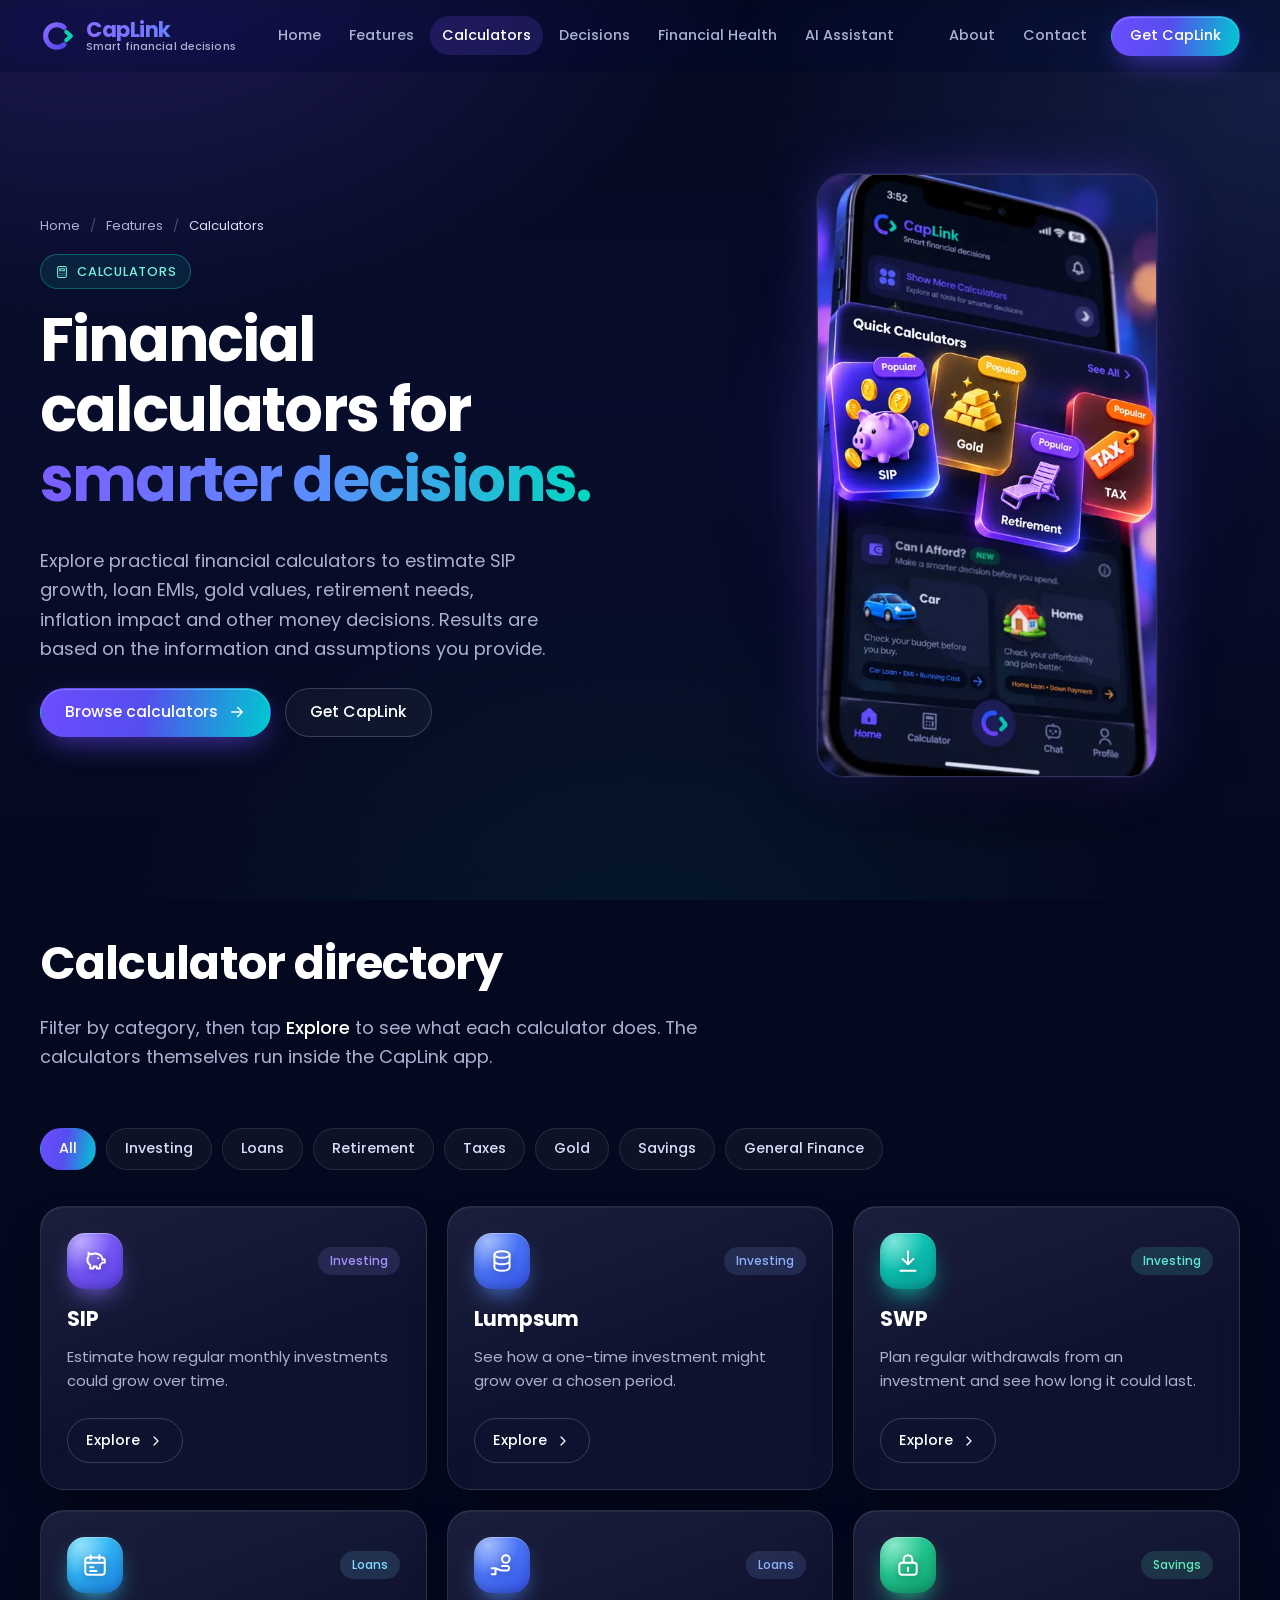
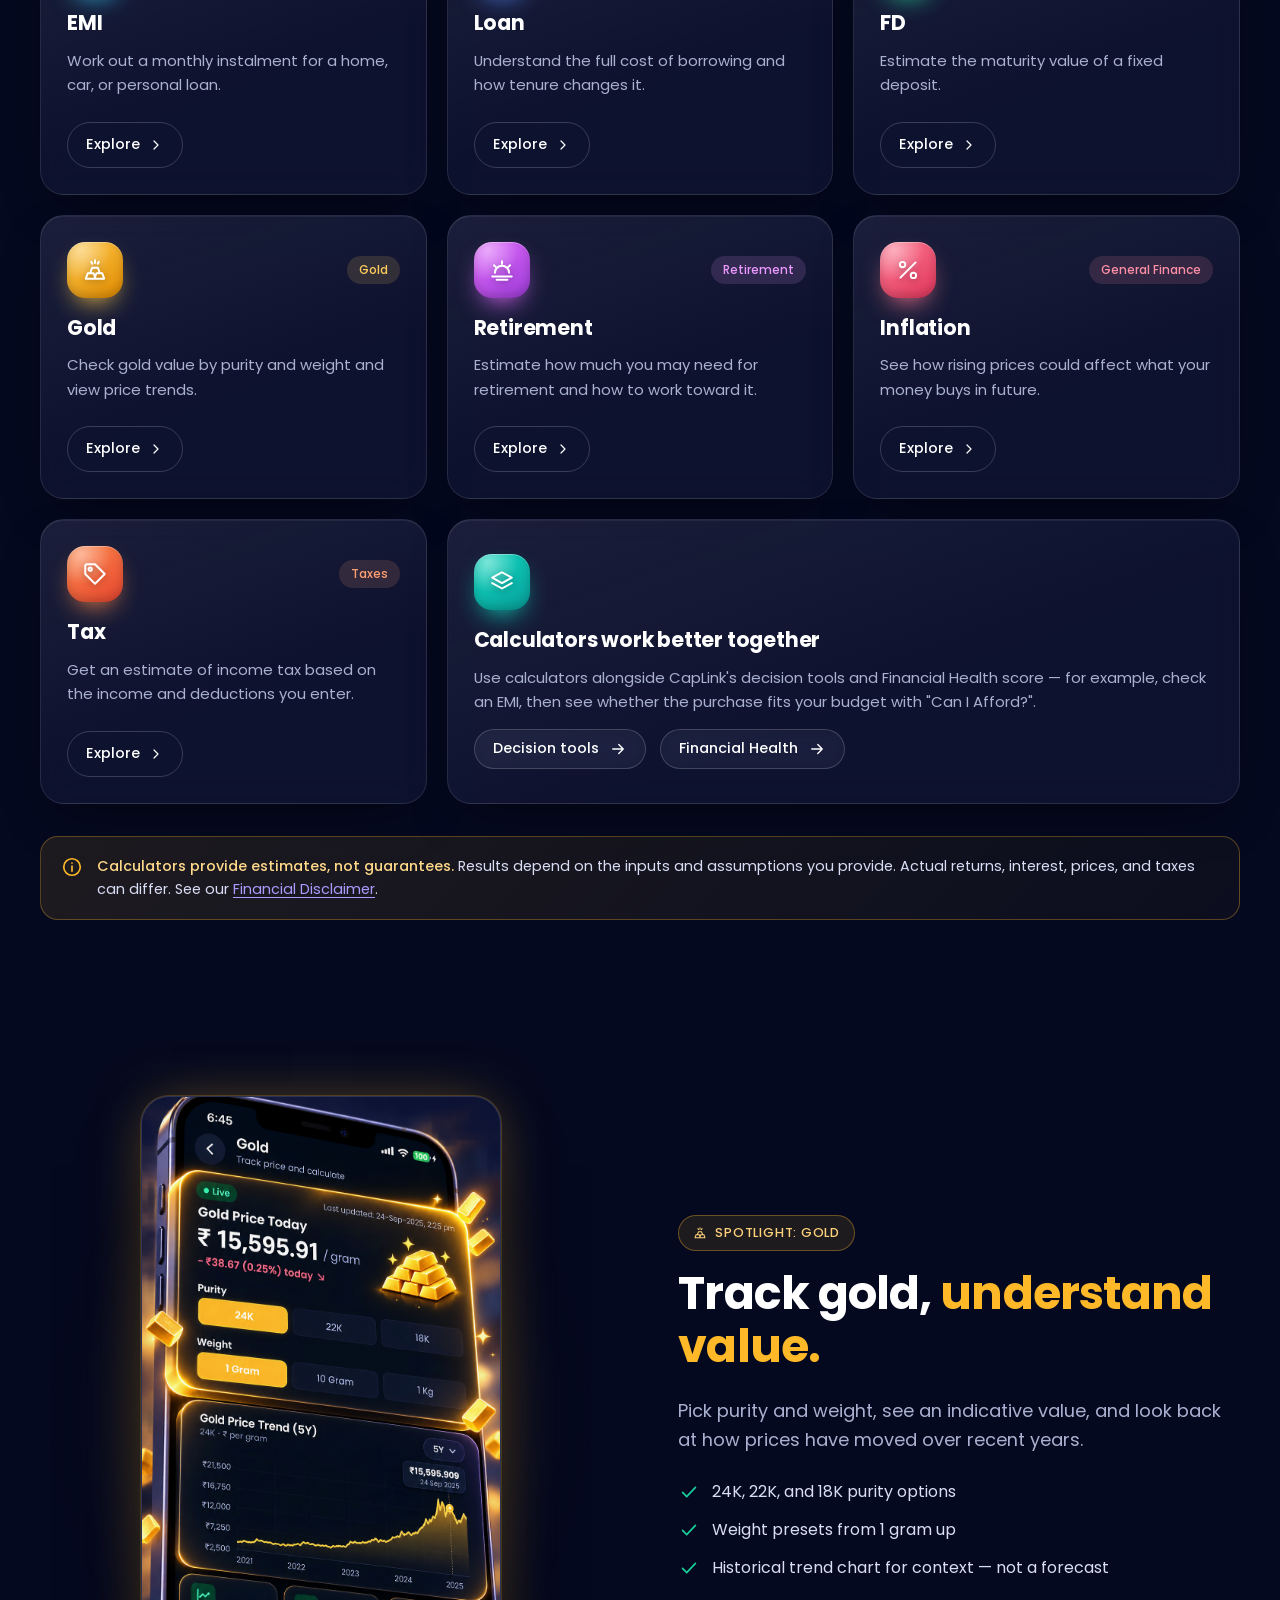
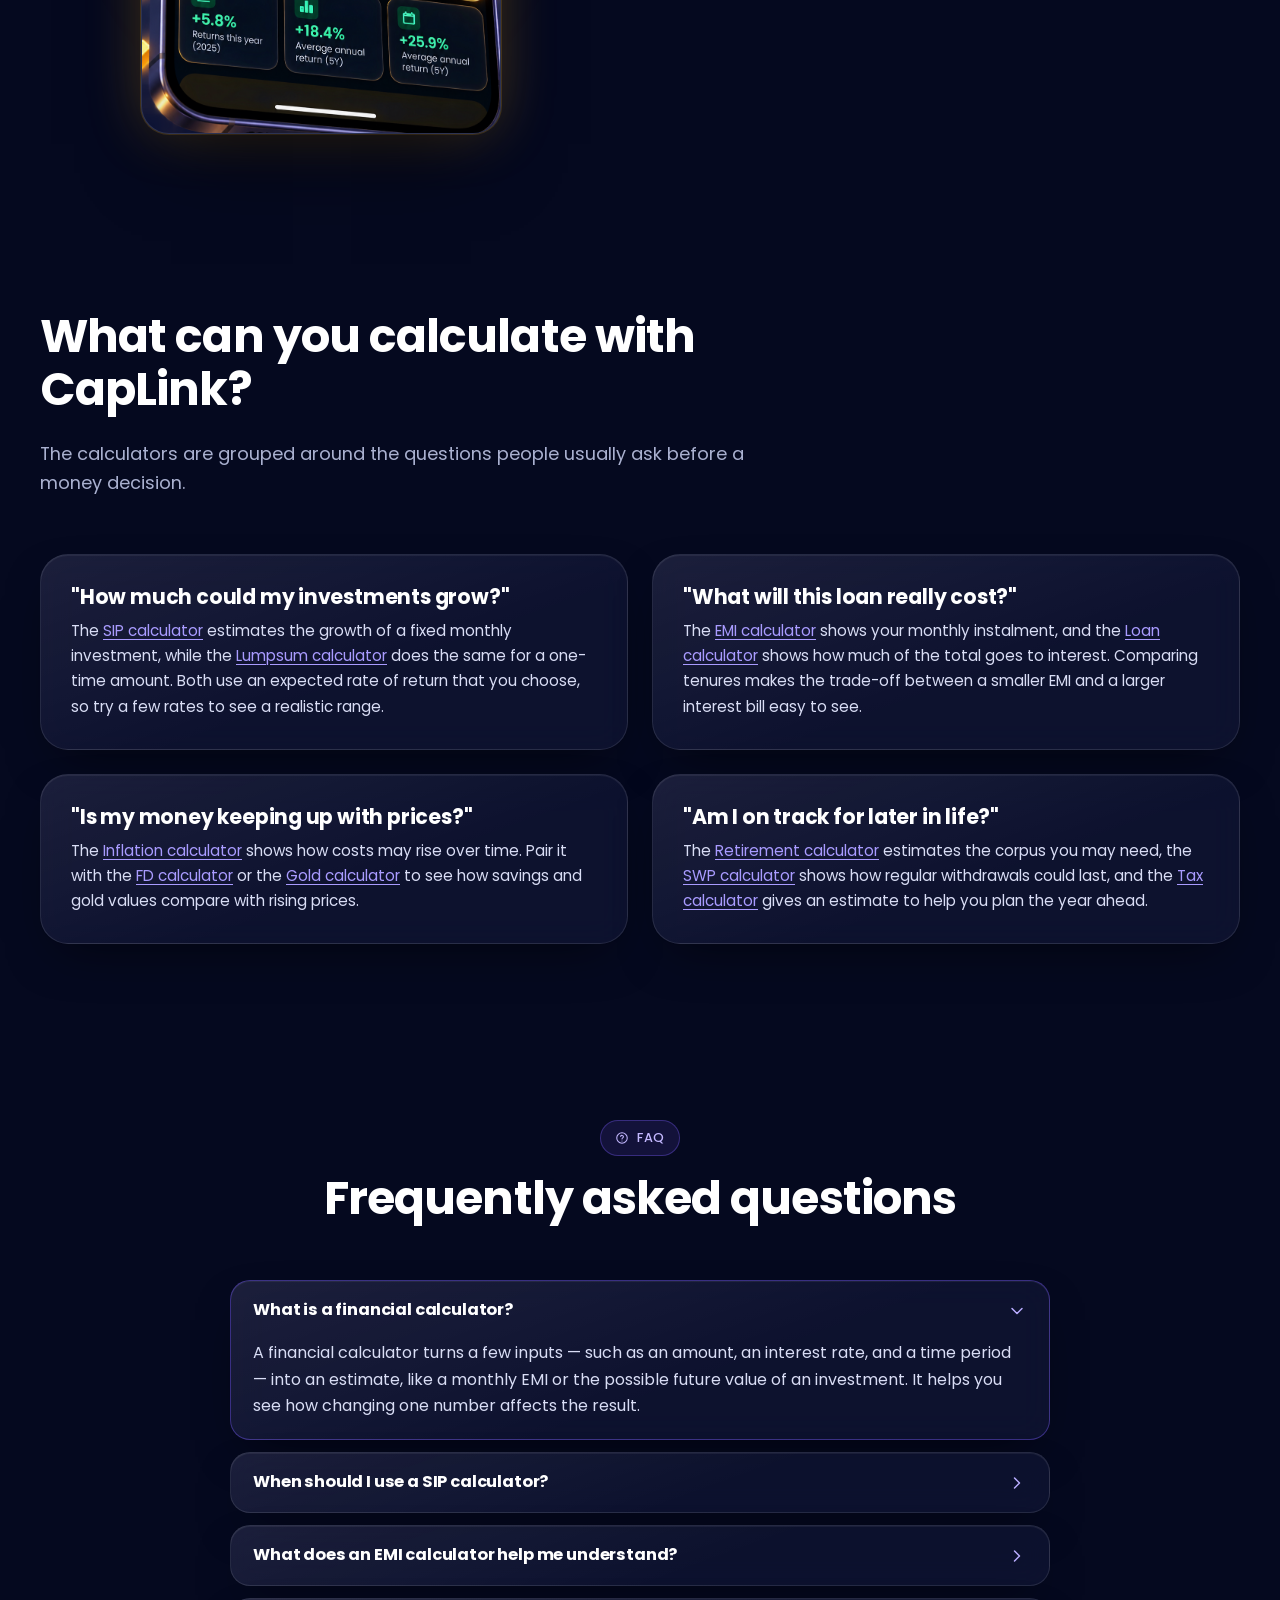
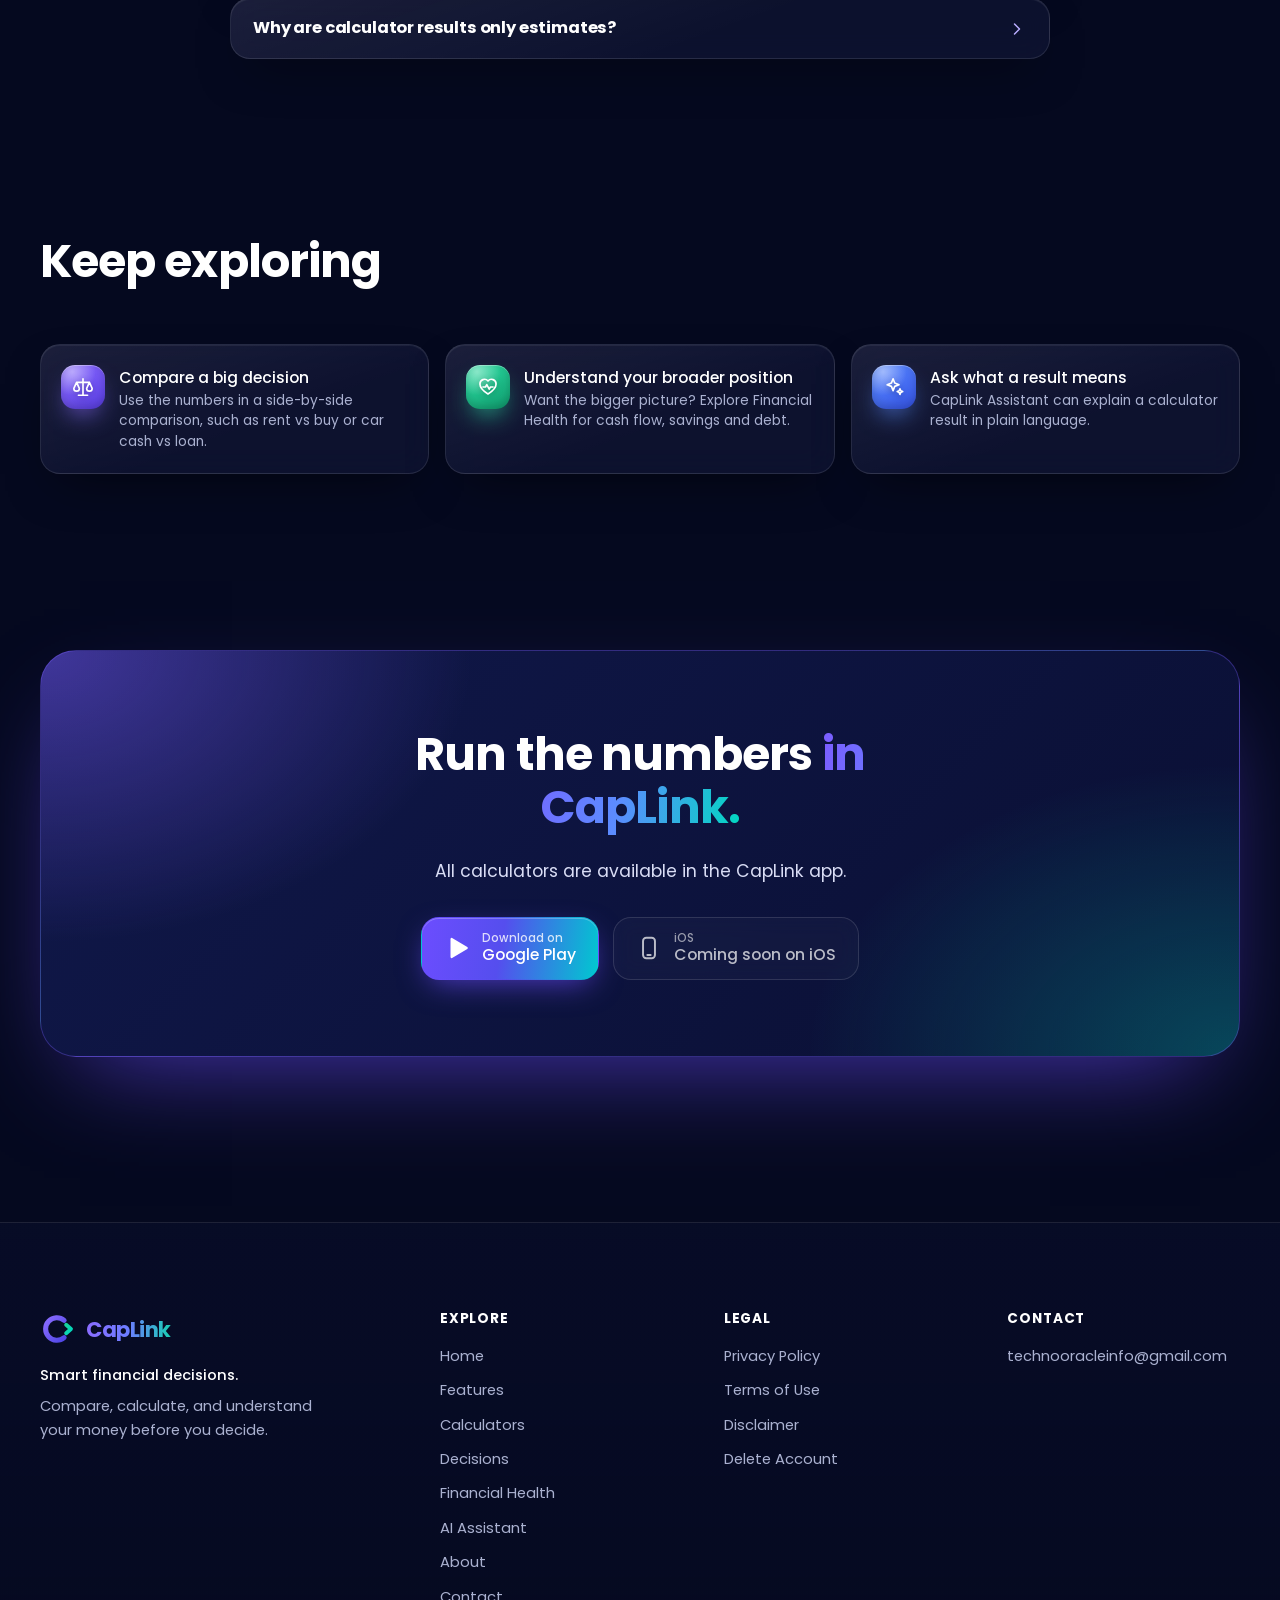
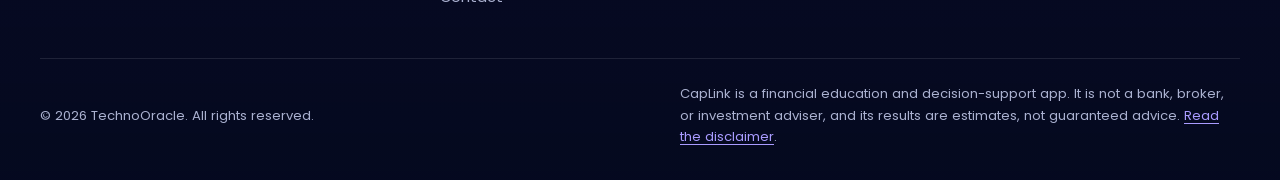
<file: calculators.html>
<!doctype html>
<html lang="en">
<head>
  <meta charset="UTF-8">
  <meta name="viewport" content="width=device-width, initial-scale=1.0">
  <title>Financial Calculators — SIP, EMI, Gold, Retirement &amp; More | CapLink</title>
  <meta name="description" content="Explore CapLink financial calculators for SIP, EMI, loans, gold, retirement, inflation, tax, FD, SWP, lumpsum and more.">
  <meta name="robots" content="index, follow, max-image-preview:large, max-snippet:-1">
  <meta name="author" content="TechnoOracle">
  <!-- GOOGLE SEARCH CONSOLE VERIFICATION CODE GOES HERE (only if you verify with the HTML-tag method) -->
  <!-- SITE_URL placeholder: run scripts/set-site-url.sh once the production URL is known (see SEO-AUDIT.md). -->
  <link rel="canonical" href="https://YOUR_PRODUCTION_URL_HERE/calculators.html">
  <meta property="og:type" content="website">
  <meta property="og:site_name" content="CapLink">
  <meta property="og:locale" content="en_IN">
  <meta property="og:title" content="Financial Calculators — SIP, EMI, Gold, Retirement &amp; More | CapLink">
  <meta property="og:description" content="Explore CapLink financial calculators for SIP, EMI, loans, gold, retirement, inflation, tax, FD, SWP, lumpsum and more.">
  <meta property="og:url" content="https://YOUR_PRODUCTION_URL_HERE/calculators.html">
  <meta property="og:image" content="https://YOUR_PRODUCTION_URL_HERE/assets/seo/caplink-og-image.png">
  <meta property="og:image:type" content="image/png">
  <meta property="og:image:width" content="1200">
  <meta property="og:image:height" content="630">
  <meta property="og:image:alt" content="CapLink — Make smarter financial decisions. Compare, calculate, and understand your money before you decide.">
  <meta name="twitter:card" content="summary_large_image">
  <meta name="twitter:title" content="Financial Calculators — SIP, EMI, Gold, Retirement &amp; More | CapLink">
  <meta name="twitter:description" content="Explore CapLink financial calculators for SIP, EMI, loans, gold, retirement, inflation, tax, FD, SWP, lumpsum and more.">
  <meta name="twitter:image" content="https://YOUR_PRODUCTION_URL_HERE/assets/seo/caplink-og-image.png">
  <meta name="twitter:image:alt" content="CapLink — Make smarter financial decisions. Compare, calculate, and understand your money before you decide.">
  <meta name="theme-color" content="#05091F">
  <meta name="color-scheme" content="dark">
  <link rel="icon" href="favicon.ico" sizes="any">
  <link rel="icon" href="assets/logo/caplink-mark.svg" type="image/svg+xml">
  <link rel="apple-touch-icon" href="assets/icons/apple-touch-icon.png">
  <link rel="manifest" href="site.webmanifest">
  <link rel="preload" href="assets/fonts/poppins-700.woff" as="font" type="font/woff" crossorigin>
  <link rel="preload" href="assets/fonts/poppins-400.woff" as="font" type="font/woff" crossorigin>
  <link rel="stylesheet" href="css/styles.css">
  <link rel="stylesheet" href="css/animations.css">
  <link rel="stylesheet" href="css/responsive.css">
  <script>document.documentElement.classList.add("js");</script>
  <script type="application/ld+json">{"@context":"https://schema.org","@graph":[{"@type":"Organization","@id":"https://YOUR_PRODUCTION_URL_HERE/#organization","name":"TechnoOracle","url":"https://YOUR_PRODUCTION_URL_HERE/","email":"technooracleinfo@gmail.com","logo":{"@type":"ImageObject","url":"https://YOUR_PRODUCTION_URL_HERE/assets/icons/apple-touch-icon.png","width":180,"height":180},"contactPoint":{"@type":"ContactPoint","contactType":"customer support","email":"technooracleinfo@gmail.com"}},{"@type":"WebSite","@id":"https://YOUR_PRODUCTION_URL_HERE/#website","name":"CapLink","alternateName":"CapLink — Smart financial decisions","url":"https://YOUR_PRODUCTION_URL_HERE/","description":"Compare, calculate, and understand your money before you decide.","inLanguage":"en","publisher":{"@id":"https://YOUR_PRODUCTION_URL_HERE/#organization"}},{"@type":"CollectionPage","@id":"https://YOUR_PRODUCTION_URL_HERE/calculators.html#webpage","url":"https://YOUR_PRODUCTION_URL_HERE/calculators.html","name":"Financial Calculators — SIP, EMI, Gold, Retirement & More | CapLink","description":"Explore CapLink financial calculators for SIP, EMI, loans, gold, retirement, inflation, tax, FD, SWP, lumpsum and more.","isPartOf":{"@id":"https://YOUR_PRODUCTION_URL_HERE/#website"},"publisher":{"@id":"https://YOUR_PRODUCTION_URL_HERE/#organization"},"inLanguage":"en","breadcrumb":{"@id":"https://YOUR_PRODUCTION_URL_HERE/calculators.html#breadcrumb"}},{"@type":"BreadcrumbList","itemListElement":[{"@type":"ListItem","position":1,"name":"Home","item":"https://YOUR_PRODUCTION_URL_HERE/"},{"@type":"ListItem","position":2,"name":"Features","item":"https://YOUR_PRODUCTION_URL_HERE/features.html"},{"@type":"ListItem","position":3,"name":"Calculators","item":"https://YOUR_PRODUCTION_URL_HERE/calculators.html"}],"@id":"https://YOUR_PRODUCTION_URL_HERE/calculators.html#breadcrumb"},{"@type":"FAQPage","@id":"https://YOUR_PRODUCTION_URL_HERE/calculators.html#faq","mainEntity":[{"@type":"Question","name":"What is a financial calculator?","acceptedAnswer":{"@type":"Answer","text":"A financial calculator turns a few inputs — such as an amount, an interest rate, and a time period — into an estimate, like a monthly EMI or the possible future value of an investment. It helps you see how changing one number affects the result."}},{"@type":"Question","name":"When should I use a SIP calculator?","acceptedAnswer":{"@type":"Answer","text":"Use a SIP calculator when you're thinking about investing a fixed amount every month. It estimates how much you'd invest in total and what the investment could grow to at an assumed rate of return, so you can compare different monthly amounts and time periods."}},{"@type":"Question","name":"What does an EMI calculator help me understand?","acceptedAnswer":{"@type":"Answer","text":"An EMI calculator shows the monthly instalment for a loan and how much of the total you'd pay as interest. Comparing tenures helps you see the trade-off between a lower EMI and a higher total interest cost."}},{"@type":"Question","name":"Why are calculator results only estimates?","acceptedAnswer":{"@type":"Answer","text":"Results depend on the inputs and assumptions you enter, such as interest rates, returns, and inflation. Real-world rates change, lenders add fees, and markets move up and down, so actual outcomes can differ from any calculation."}}]}]}</script>
</head>
<body>
<a class="skip-link" href="#main">Skip to content</a>
<header class="site-header">
  <nav class="nav container" aria-label="Primary">
    <a class="brand" href="index.html" aria-label="CapLink home"><svg class="brand__mark" viewBox="0 0 64 64" aria-hidden="true" focusable="false"><defs><linearGradient id="m2c" x1="0" y1="0" x2="1" y2="1"><stop offset="0" stop-color="#8B6CFF"/><stop offset="1" stop-color="#4F46E5"/></linearGradient><linearGradient id="m2k" x1="0" y1="0" x2="1" y2="1"><stop offset="0" stop-color="#18D09C"/><stop offset="1" stop-color="#00D9C0"/></linearGradient></defs><path d="M42.86 16.68A20 20 0 1 0 42.86 47.32" fill="none" stroke="url(#m2c)" stroke-width="9" stroke-linecap="round"/><path d="M46.5 24.5L55 32L46.5 39.5" fill="none" stroke="url(#m2k)" stroke-width="7" stroke-linecap="round" stroke-linejoin="round"/></svg><span class="brand__text"><span class="brand__name">CapLink</span><span class="brand__tag">Smart financial decisions</span></span></a>
    <ul class="nav__links"><li><a href="index.html">Home</a></li><li><a href="features.html">Features</a></li><li><a href="calculators.html" aria-current="page">Calculators</a></li><li><a href="decisions.html">Decisions</a></li><li><a href="financial-health.html">Financial Health</a></li><li><a href="ai-assistant.html">AI Assistant</a></li></ul>
    <ul class="nav__actions"><li><a href="about.html">About</a></li><li><a href="contact.html">Contact</a></li><li><a class="btn btn--primary btn--sm" href="index.html#download">Get CapLink</a></li></ul>
    <button class="nav-toggle" type="button" aria-expanded="false" aria-controls="mobile-menu" aria-label="Open menu">
      <span class="nav-toggle__bar"></span><span class="nav-toggle__bar"></span><span class="nav-toggle__bar"></span>
    </button>
  </nav>
</header>
<div class="mobile-menu" id="mobile-menu">
  <nav aria-label="Mobile">
    <ul><li><a href="index.html">Home</a></li><li><a href="features.html">Features</a></li><li><a href="calculators.html" aria-current="page">Calculators</a></li><li><a href="decisions.html">Decisions</a></li><li><a href="financial-health.html">Financial Health</a></li><li><a href="ai-assistant.html">AI Assistant</a></li></ul>
    <p class="mobile-menu__group-label">Company</p>
    <ul><li><a href="about.html">About</a></li><li><a href="contact.html">Contact</a></li></ul>
    <p class="mobile-menu__group-label">Legal</p>
    <ul><li><a href="privacy-policy.html">Privacy Policy</a></li><li><a href="terms.html">Terms of Use</a></li><li><a href="disclaimer.html">Disclaimer</a></li><li><a href="delete-account.html">Delete Account</a></li></ul>
    <a class="btn btn--primary" href="index.html#download">Get CapLink <svg viewBox="0 0 24 24" fill="none" stroke="currentColor" stroke-width="1.8" stroke-linecap="round" stroke-linejoin="round" aria-hidden="true" focusable="false"><path d="M5 12h14M13 6l6 6-6 6"/></svg></a>
  </nav>
</div>
<main id="main">
<section class="page-hero" aria-labelledby="page-title">
  <div class="container page-hero__grid">
    <div data-reveal>
      <nav class="breadcrumbs" aria-label="Breadcrumb"><ol><li><a href="index.html">Home</a></li><li><a href="features.html">Features</a></li><li aria-current="page">Calculators</li></ol></nav>
      <p class="eyebrow eyebrow--teal"><svg viewBox="0 0 24 24" fill="none" stroke="currentColor" stroke-width="1.8" stroke-linecap="round" stroke-linejoin="round" aria-hidden="true" focusable="false"><rect x="4.5" y="2.5" width="15" height="19" rx="3"/><path d="M8 6.5h8v3.5H8zM8.5 14h.01M12 14h.01M15.5 14h.01M8.5 17.5h.01M12 17.5h.01M15.5 17.5h.01"/></svg> Calculators</p>
      <h1 id="page-title">Financial calculators for <span class="gradient-text">smarter decisions.</span></h1>
      <p class="lead">Explore practical financial calculators to estimate SIP growth, loan EMIs, gold values, retirement needs, inflation impact and other money decisions. Results are based on the information and assumptions you provide.</p>
      <div class="btn-row mt-3">
        <a class="btn btn--primary" href="#directory">Browse calculators <svg viewBox="0 0 24 24" fill="none" stroke="currentColor" stroke-width="1.8" stroke-linecap="round" stroke-linejoin="round" aria-hidden="true" focusable="false"><path d="M5 12h14M13 6l6 6-6 6"/></svg></a>
        <a class="btn btn--ghost" href="index.html#download">Get CapLink</a>
      </div>
    </div>
    <div class="page-hero__media" data-reveal="scale">
      <figure class="shot float-soft"><picture><source type="image/webp" srcset="assets/screenshots/caplink-quick-calculators-480.webp 480w, assets/screenshots/caplink-quick-calculators.webp 940w" sizes="(max-width: 640px) 80vw, 360px"><img src="assets/screenshots/caplink-quick-calculators.jpg" width="940" height="1670" alt="CapLink Quick Calculators screen with SIP, Gold, Retirement, and Tax tiles, plus Can I Afford checks for car and home" fetchpriority="high" decoding="async"></picture></figure>
    </div>
  </div>
</section>

<section class="section section--tight" id="directory" aria-labelledby="dir-title">
  <div class="container">
    <div class="section-head" data-reveal>
      <h2 id="dir-title">Calculator directory</h2>
      <p class="lead">Filter by category, then tap <strong>Explore</strong> to see what each calculator does. The calculators themselves run inside the CapLink app.</p>
    </div>

    <div class="filter-bar" data-filter-bar role="group" aria-label="Filter calculators by category">
      <button class="filter-btn" type="button" data-filter="all" aria-pressed="true">All</button>
      <button class="filter-btn" type="button" data-filter="investing" aria-pressed="false">Investing</button>
      <button class="filter-btn" type="button" data-filter="loans" aria-pressed="false">Loans</button>
      <button class="filter-btn" type="button" data-filter="retirement" aria-pressed="false">Retirement</button>
      <button class="filter-btn" type="button" data-filter="taxes" aria-pressed="false">Taxes</button>
      <button class="filter-btn" type="button" data-filter="gold" aria-pressed="false">Gold</button>
      <button class="filter-btn" type="button" data-filter="savings" aria-pressed="false">Savings</button>
      <button class="filter-btn" type="button" data-filter="general" aria-pressed="false">General Finance</button>
    </div>
    <p id="filter-status" class="visually-hidden" role="status" aria-live="polite"></p>

    <div class="calc-dir" data-reveal-stagger=".05">
      <article class="calc-card glass tone-purple" id="sip" data-categories="investing savings" data-reveal>
        <div class="calc-card__head"><span class="icon-tile"><svg viewBox="0 0 24 24" fill="none" stroke="currentColor" stroke-width="1.8" stroke-linecap="round" stroke-linejoin="round" aria-hidden="true" focusable="false"><path d="M19 11c0-3.3-3.1-6-7-6-1.3 0-2.5.3-3.5.8L6 4.5v3A6 6 0 005 11c0 1.9 1 3.6 2.6 4.7V19h3v-2h3v2h3v-3.3c.9-.6 1.6-1.4 2-2.2H21v-3h-2.1"/><path d="M15 9.5h.01"/></svg></span><span class="tag">Investing</span></div>
        <h3>SIP</h3>
        <p>Estimate how regular monthly investments could grow over time.</p>
        <details class="learn"><summary>Explore <svg viewBox="0 0 24 24" fill="none" stroke="currentColor" stroke-width="1.8" stroke-linecap="round" stroke-linejoin="round" aria-hidden="true" focusable="false"><path d="M9 6l6 6-6 6"/></svg></summary>
          <div class="learn__body"><p><strong>You enter:</strong> monthly amount, duration, expected annual return.</p><p><strong>You see:</strong> total invested, estimated gains, and estimated final value.</p><p class="muted">Returns aren't guaranteed; try a range of rates to see different outcomes.</p></div>
        </details>
      </article>

      <article class="calc-card glass tone-blue" id="lumpsum" data-categories="investing" data-reveal>
        <div class="calc-card__head"><span class="icon-tile"><svg viewBox="0 0 24 24" fill="none" stroke="currentColor" stroke-width="1.8" stroke-linecap="round" stroke-linejoin="round" aria-hidden="true" focusable="false"><ellipse cx="12" cy="6" rx="7" ry="3"/><path d="M5 6v6c0 1.7 3.1 3 7 3s7-1.3 7-3V6M5 12v6c0 1.7 3.1 3 7 3s7-1.3 7-3v-6"/></svg></span><span class="tag">Investing</span></div>
        <h3>Lumpsum</h3>
        <p>See how a one-time investment might grow over a chosen period.</p>
        <details class="learn"><summary>Explore <svg viewBox="0 0 24 24" fill="none" stroke="currentColor" stroke-width="1.8" stroke-linecap="round" stroke-linejoin="round" aria-hidden="true" focusable="false"><path d="M9 6l6 6-6 6"/></svg></summary>
          <div class="learn__body"><p><strong>You enter:</strong> amount invested, duration, expected annual return.</p><p><strong>You see:</strong> estimated value at the end of the period and estimated gains.</p><p class="muted">An estimate based on a constant rate; real markets move up and down.</p></div>
        </details>
      </article>

      <article class="calc-card glass tone-teal" id="swp" data-categories="investing retirement" data-reveal>
        <div class="calc-card__head"><span class="icon-tile"><svg viewBox="0 0 24 24" fill="none" stroke="currentColor" stroke-width="1.8" stroke-linecap="round" stroke-linejoin="round" aria-hidden="true" focusable="false"><path d="M12 3v12M7 10l5 5 5-5M5 21h14"/></svg></span><span class="tag">Investing</span></div>
        <h3>SWP</h3>
        <p>Plan regular withdrawals from an investment and see how long it could last.</p>
        <details class="learn"><summary>Explore <svg viewBox="0 0 24 24" fill="none" stroke="currentColor" stroke-width="1.8" stroke-linecap="round" stroke-linejoin="round" aria-hidden="true" focusable="false"><path d="M9 6l6 6-6 6"/></svg></summary>
          <div class="learn__body"><p><strong>You enter:</strong> starting corpus, monthly withdrawal, expected return, duration.</p><p><strong>You see:</strong> total withdrawn and estimated balance remaining.</p><p class="muted">Useful for thinking about income in retirement. Results are illustrative.</p></div>
        </details>
      </article>

      <article class="calc-card glass tone-cyan" id="emi" data-categories="loans general" data-reveal>
        <div class="calc-card__head"><span class="icon-tile"><svg viewBox="0 0 24 24" fill="none" stroke="currentColor" stroke-width="1.8" stroke-linecap="round" stroke-linejoin="round" aria-hidden="true" focusable="false"><rect x="3" y="5" width="18" height="16" rx="2.5"/><path d="M3 10h18M8 3v4M16 3v4M7.5 14h3M7.5 17.5h6"/></svg></span><span class="tag">Loans</span></div>
        <h3>EMI</h3>
        <p>Work out a monthly instalment for a home, car, or personal loan.</p>
        <details class="learn"><summary>Explore <svg viewBox="0 0 24 24" fill="none" stroke="currentColor" stroke-width="1.8" stroke-linecap="round" stroke-linejoin="round" aria-hidden="true" focusable="false"><path d="M9 6l6 6-6 6"/></svg></summary>
          <div class="learn__body"><p><strong>You enter:</strong> loan amount, interest rate, tenure.</p><p><strong>You see:</strong> monthly EMI, total interest, and total amount payable.</p><p class="muted">Your lender's actual EMI may differ due to fees, rate type, or rounding.</p></div>
        </details>
      </article>

      <article class="calc-card glass tone-blue" id="loan" data-categories="loans" data-reveal>
        <div class="calc-card__head"><span class="icon-tile"><svg viewBox="0 0 24 24" fill="none" stroke="currentColor" stroke-width="1.8" stroke-linecap="round" stroke-linejoin="round" aria-hidden="true" focusable="false"><path d="M2.5 15H6l5 2h5.5a2 2 0 000-4H12M6 15v5.5M2.5 20.5H6"/><circle cx="15.5" cy="6.5" r="3.5"/></svg></span><span class="tag">Loans</span></div>
        <h3>Loan</h3>
        <p>Understand the full cost of borrowing and how tenure changes it.</p>
        <details class="learn"><summary>Explore <svg viewBox="0 0 24 24" fill="none" stroke="currentColor" stroke-width="1.8" stroke-linecap="round" stroke-linejoin="round" aria-hidden="true" focusable="false"><path d="M9 6l6 6-6 6"/></svg></summary>
          <div class="learn__body"><p><strong>You enter:</strong> principal, interest rate, tenure.</p><p><strong>You see:</strong> how much goes to interest versus principal over the loan's life.</p><p class="muted">Compare tenures to see the trade-off between EMI size and total interest.</p></div>
        </details>
      </article>

      <article class="calc-card glass tone-green" id="fd" data-categories="savings" data-reveal>
        <div class="calc-card__head"><span class="icon-tile"><svg viewBox="0 0 24 24" fill="none" stroke="currentColor" stroke-width="1.8" stroke-linecap="round" stroke-linejoin="round" aria-hidden="true" focusable="false"><rect x="4" y="10" width="16" height="11" rx="2.5"/><path d="M8 10V7a4 4 0 018 0v3M12 14.5v3"/></svg></span><span class="tag">Savings</span></div>
        <h3>FD</h3>
        <p>Estimate the maturity value of a fixed deposit.</p>
        <details class="learn"><summary>Explore <svg viewBox="0 0 24 24" fill="none" stroke="currentColor" stroke-width="1.8" stroke-linecap="round" stroke-linejoin="round" aria-hidden="true" focusable="false"><path d="M9 6l6 6-6 6"/></svg></summary>
          <div class="learn__body"><p><strong>You enter:</strong> deposit amount, interest rate, tenure, compounding frequency.</p><p><strong>You see:</strong> estimated interest earned and maturity amount.</p><p class="muted">Bank rates, tax, and premature-withdrawal rules can change the actual amount.</p></div>
        </details>
      </article>

      <article class="calc-card glass tone-gold" id="gold" data-categories="gold investing" data-reveal>
        <div class="calc-card__head"><span class="icon-tile"><svg viewBox="0 0 24 24" fill="none" stroke="currentColor" stroke-width="1.8" stroke-linecap="round" stroke-linejoin="round" aria-hidden="true" focusable="false"><path d="M3.5 20l1.8-5h5.4l1.8 5H3.5zM11.5 20l1.8-5h5.4l1.8 5h-9zM7.5 15l1.8-5h5.4l1.8 5"/><path d="M12 3v2.5M8.5 4.5l1 1.6M15.5 4.5l-1 1.6"/></svg></span><span class="tag">Gold</span></div>
        <h3>Gold</h3>
        <p>Check gold value by purity and weight and view price trends.</p>
        <details class="learn"><summary>Explore <svg viewBox="0 0 24 24" fill="none" stroke="currentColor" stroke-width="1.8" stroke-linecap="round" stroke-linejoin="round" aria-hidden="true" focusable="false"><path d="M9 6l6 6-6 6"/></svg></summary>
          <div class="learn__body"><p><strong>You choose:</strong> purity (24K, 22K, 18K) and weight.</p><p><strong>You see:</strong> an indicative value and a historical price trend.</p><p class="muted">Indicative prices only. Jeweller and dealer prices include making charges and taxes. Past trends don't predict future prices.</p></div>
        </details>
      </article>

      <article class="calc-card glass tone-pink" id="retirement" data-categories="retirement" data-reveal>
        <div class="calc-card__head"><span class="icon-tile"><svg viewBox="0 0 24 24" fill="none" stroke="currentColor" stroke-width="1.8" stroke-linecap="round" stroke-linejoin="round" aria-hidden="true" focusable="false"><path d="M3 18h18M5.5 14.5a6.5 6.5 0 0113 0M12 4v2.5M4.6 7.6l1.7 1.7M19.4 7.6l-1.7 1.7M7 21h10"/></svg></span><span class="tag">Retirement</span></div>
        <h3>Retirement</h3>
        <p>Estimate how much you may need for retirement and how to work toward it.</p>
        <details class="learn"><summary>Explore <svg viewBox="0 0 24 24" fill="none" stroke="currentColor" stroke-width="1.8" stroke-linecap="round" stroke-linejoin="round" aria-hidden="true" focusable="false"><path d="M9 6l6 6-6 6"/></svg></summary>
          <div class="learn__body"><p><strong>You enter:</strong> current age, retirement age, monthly expenses, savings, assumptions.</p><p><strong>You see:</strong> an estimated corpus and the monthly saving that may help reach it.</p><p class="muted">Long-term projections are sensitive to assumptions; review them regularly.</p></div>
        </details>
      </article>

      <article class="calc-card glass tone-red" id="inflation" data-categories="general savings retirement" data-reveal>
        <div class="calc-card__head"><span class="icon-tile"><svg viewBox="0 0 24 24" fill="none" stroke="currentColor" stroke-width="1.8" stroke-linecap="round" stroke-linejoin="round" aria-hidden="true" focusable="false"><path d="M19 5L5 19"/><circle cx="7" cy="7" r="2.5"/><circle cx="17" cy="17" r="2.5"/></svg></span><span class="tag">General Finance</span></div>
        <h3>Inflation</h3>
        <p>See how rising prices could affect what your money buys in future.</p>
        <details class="learn"><summary>Explore <svg viewBox="0 0 24 24" fill="none" stroke="currentColor" stroke-width="1.8" stroke-linecap="round" stroke-linejoin="round" aria-hidden="true" focusable="false"><path d="M9 6l6 6-6 6"/></svg></summary>
          <div class="learn__body"><p><strong>You enter:</strong> today's cost, inflation rate, number of years.</p><p><strong>You see:</strong> the estimated future cost and the change in purchasing power.</p><p class="muted">Actual inflation varies year to year and by category of spending.</p></div>
        </details>
      </article>

      <article class="calc-card glass tone-orange" id="tax" data-categories="taxes general" data-reveal>
        <div class="calc-card__head"><span class="icon-tile"><svg viewBox="0 0 24 24" fill="none" stroke="currentColor" stroke-width="1.8" stroke-linecap="round" stroke-linejoin="round" aria-hidden="true" focusable="false"><path d="M3 12V4.5A1.5 1.5 0 014.5 3H12l9 9-9 9-9-9z"/><circle cx="7.5" cy="7.5" r="1.5"/></svg></span><span class="tag">Taxes</span></div>
        <h3>Tax</h3>
        <p>Get an estimate of income tax based on the income and deductions you enter.</p>
        <details class="learn"><summary>Explore <svg viewBox="0 0 24 24" fill="none" stroke="currentColor" stroke-width="1.8" stroke-linecap="round" stroke-linejoin="round" aria-hidden="true" focusable="false"><path d="M9 6l6 6-6 6"/></svg></summary>
          <div class="learn__body"><p><strong>You enter:</strong> income details and applicable deductions.</p><p><strong>You see:</strong> an estimated tax amount to help you plan.</p><p class="muted">For awareness only — not tax filing or tax advice. Tax rules change; confirm with official sources or a tax professional.</p></div>
        </details>
      </article>

      <article class="calc-card calc-card--wide glass tone-teal" data-categories="overview" data-reveal>
        <div class="calc-card__head"><span class="icon-tile"><svg viewBox="0 0 24 24" fill="none" stroke="currentColor" stroke-width="1.8" stroke-linecap="round" stroke-linejoin="round" aria-hidden="true" focusable="false"><path d="M12 3l9 5-9 5-9-5 9-5z"/><path d="M3 13l9 5 9-5"/></svg></span></div>
        <h3>Calculators work better together</h3>
        <p>Use calculators alongside CapLink's decision tools and Financial Health score — for example, check an EMI, then see whether the purchase fits your budget with "Can I Afford?".</p>
        <p class="btn-row mt-2"><a class="btn btn--ghost btn--sm" href="decisions.html">Decision tools <svg viewBox="0 0 24 24" fill="none" stroke="currentColor" stroke-width="1.8" stroke-linecap="round" stroke-linejoin="round" aria-hidden="true" focusable="false"><path d="M5 12h14M13 6l6 6-6 6"/></svg></a><a class="btn btn--ghost btn--sm" href="financial-health.html">Financial Health <svg viewBox="0 0 24 24" fill="none" stroke="currentColor" stroke-width="1.8" stroke-linecap="round" stroke-linejoin="round" aria-hidden="true" focusable="false"><path d="M5 12h14M13 6l6 6-6 6"/></svg></a></p>
      </article>
    </div>

    <div class="notice mt-4" data-reveal>
      <svg viewBox="0 0 24 24" fill="none" stroke="currentColor" stroke-width="1.8" stroke-linecap="round" stroke-linejoin="round" aria-hidden="true" focusable="false"><circle cx="12" cy="12" r="9"/><path d="M12 11v5.5M12 7.8h.01"/></svg>
      <p><strong>Calculators provide estimates, not guarantees.</strong> Results depend on the inputs and assumptions you provide. Actual returns, interest, prices, and taxes can differ. See our <a href="disclaimer.html">Financial Disclaimer</a>.</p>
    </div>
  </div>
</section>

<section class="section section--tight" aria-labelledby="gold-title">
  <div class="container split split--media-left">
    <div data-reveal>
      <p class="eyebrow eyebrow--gold"><svg viewBox="0 0 24 24" fill="none" stroke="currentColor" stroke-width="1.8" stroke-linecap="round" stroke-linejoin="round" aria-hidden="true" focusable="false"><path d="M3.5 20l1.8-5h5.4l1.8 5H3.5zM11.5 20l1.8-5h5.4l1.8 5h-9zM7.5 15l1.8-5h5.4l1.8 5"/><path d="M12 3v2.5M8.5 4.5l1 1.6M15.5 4.5l-1 1.6"/></svg> Spotlight: Gold</p>
      <h2 id="gold-title">Track gold, <span class="text-gold">understand value.</span></h2>
      <p class="lead">Pick purity and weight, see an indicative value, and look back at how prices have moved over recent years.</p>
      <ul class="check-list">
        <li><svg viewBox="0 0 24 24" fill="none" stroke="currentColor" stroke-width="1.8" stroke-linecap="round" stroke-linejoin="round" aria-hidden="true" focusable="false"><path d="M5 12.5l4.5 4.5L19 7"/></svg> 24K, 22K, and 18K purity options</li>
        <li><svg viewBox="0 0 24 24" fill="none" stroke="currentColor" stroke-width="1.8" stroke-linecap="round" stroke-linejoin="round" aria-hidden="true" focusable="false"><path d="M5 12.5l4.5 4.5L19 7"/></svg> Weight presets from 1 gram up</li>
        <li><svg viewBox="0 0 24 24" fill="none" stroke="currentColor" stroke-width="1.8" stroke-linecap="round" stroke-linejoin="round" aria-hidden="true" focusable="false"><path d="M5 12.5l4.5 4.5L19 7"/></svg> Historical trend chart for context — not a forecast</li>
      </ul>
    </div>
    <div class="split__media split__media--gold" data-reveal="scale">
      <figure class="shot shot--glow-gold"><picture><source type="image/webp" srcset="assets/screenshots/caplink-gold-calculator-480.webp 480w, assets/screenshots/caplink-gold-calculator.webp 940w" sizes="(max-width: 640px) 80vw, 360px"><img src="assets/screenshots/caplink-gold-calculator.jpg" width="940" height="1670" alt="CapLink Gold screen showing an indicative price per gram, purity and weight selectors, and a five-year gold price trend chart" loading="lazy" decoding="async"></picture></figure>
    </div>
  </div>
</section>

<section class="section section--tight" aria-labelledby="what-calc-title">
  <div class="container">
    <div class="section-head" data-reveal>
      <h2 id="what-calc-title">What can you calculate with CapLink?</h2>
      <p class="lead">The calculators are grouped around the questions people usually ask before a money decision.</p>
    </div>
    <div class="explainer" data-reveal-stagger=".06">
      <article class="explainer__item glass" data-reveal>
        <h3>"How much could my investments grow?"</h3>
        <p>The <a href="#sip">SIP calculator</a> estimates the growth of a fixed monthly investment, while the <a href="#lumpsum">Lumpsum calculator</a> does the same for a one-time amount. Both use an expected rate of return that you choose, so try a few rates to see a realistic range.</p>
      </article>
      <article class="explainer__item glass" data-reveal>
        <h3>"What will this loan really cost?"</h3>
        <p>The <a href="#emi">EMI calculator</a> shows your monthly instalment, and the <a href="#loan">Loan calculator</a> shows how much of the total goes to interest. Comparing tenures makes the trade-off between a smaller EMI and a larger interest bill easy to see.</p>
      </article>
      <article class="explainer__item glass" data-reveal>
        <h3>"Is my money keeping up with prices?"</h3>
        <p>The <a href="#inflation">Inflation calculator</a> shows how costs may rise over time. Pair it with the <a href="#fd">FD calculator</a> or the <a href="#gold">Gold calculator</a> to see how savings and gold values compare with rising prices.</p>
      </article>
      <article class="explainer__item glass" data-reveal>
        <h3>"Am I on track for later in life?"</h3>
        <p>The <a href="#retirement">Retirement calculator</a> estimates the corpus you may need, the <a href="#swp">SWP calculator</a> shows how regular withdrawals could last, and the <a href="#tax">Tax calculator</a> gives an estimate to help you plan the year ahead.</p>
      </article>
    </div>
  </div>
</section>

<section class="section section--tight" id="faq" aria-labelledby="faq-title">
  <div class="container container--narrow">
    <div class="section-head section-head--center" data-reveal>
      <p class="eyebrow"><svg viewBox="0 0 24 24" fill="none" stroke="currentColor" stroke-width="1.8" stroke-linecap="round" stroke-linejoin="round" aria-hidden="true" focusable="false"><circle cx="12" cy="12" r="9"/><path d="M9.5 9.2a2.6 2.6 0 015 .6c0 1.7-2.5 2.1-2.5 3.7M12 17h.01"/></svg> FAQ</p>
      <h2 id="faq-title">Frequently asked questions</h2>
    </div>
    <div class="faq" data-reveal><details class="faq__item glass" open><summary><h3>What is a financial calculator?</h3><svg viewBox="0 0 24 24" fill="none" stroke="currentColor" stroke-width="1.8" stroke-linecap="round" stroke-linejoin="round" aria-hidden="true" focusable="false"><path d="M9 6l6 6-6 6"/></svg></summary><div class="faq__answer"><p>A financial calculator turns a few inputs — such as an amount, an interest rate, and a time period — into an estimate, like a monthly EMI or the possible future value of an investment. It helps you see how changing one number affects the result.</p></div></details><details class="faq__item glass"><summary><h3>When should I use a SIP calculator?</h3><svg viewBox="0 0 24 24" fill="none" stroke="currentColor" stroke-width="1.8" stroke-linecap="round" stroke-linejoin="round" aria-hidden="true" focusable="false"><path d="M9 6l6 6-6 6"/></svg></summary><div class="faq__answer"><p>Use a SIP calculator when you&#x27;re thinking about investing a fixed amount every month. It estimates how much you&#x27;d invest in total and what the investment could grow to at an assumed rate of return, so you can compare different monthly amounts and time periods.</p></div></details><details class="faq__item glass"><summary><h3>What does an EMI calculator help me understand?</h3><svg viewBox="0 0 24 24" fill="none" stroke="currentColor" stroke-width="1.8" stroke-linecap="round" stroke-linejoin="round" aria-hidden="true" focusable="false"><path d="M9 6l6 6-6 6"/></svg></summary><div class="faq__answer"><p>An EMI calculator shows the monthly instalment for a loan and how much of the total you&#x27;d pay as interest. Comparing tenures helps you see the trade-off between a lower EMI and a higher total interest cost.</p></div></details><details class="faq__item glass"><summary><h3>Why are calculator results only estimates?</h3><svg viewBox="0 0 24 24" fill="none" stroke="currentColor" stroke-width="1.8" stroke-linecap="round" stroke-linejoin="round" aria-hidden="true" focusable="false"><path d="M9 6l6 6-6 6"/></svg></summary><div class="faq__answer"><p>Results depend on the inputs and assumptions you enter, such as interest rates, returns, and inflation. Real-world rates change, lenders add fees, and markets move up and down, so actual outcomes can differ from any calculation.</p></div></details></div>
  </div>
</section>

<section class="section section--tight" aria-labelledby="hub-title">
  <div class="container">
    <div class="section-head" data-reveal>
      <h2 id="hub-title">Keep exploring</h2>
    </div>
    <ul class="hub-links" data-reveal><li><a class="hub-link glass tone-purple" href="decisions.html"><span class="icon-tile icon-tile--sm"><svg viewBox="0 0 24 24" fill="none" stroke="currentColor" stroke-width="1.8" stroke-linecap="round" stroke-linejoin="round" aria-hidden="true" focusable="false"><path d="M12 3v18M7 21h10M5 7h14M5 7l-3 6.5a3 3 0 006 0L5 7zM19 7l-3 6.5a3 3 0 006 0L19 7z"/></svg></span><span><strong>Compare a big decision</strong><span>Use the numbers in a side-by-side comparison, such as rent vs buy or car cash vs loan.</span></span></a></li><li><a class="hub-link glass tone-green" href="financial-health.html"><span class="icon-tile icon-tile--sm"><svg viewBox="0 0 24 24" fill="none" stroke="currentColor" stroke-width="1.8" stroke-linecap="round" stroke-linejoin="round" aria-hidden="true" focusable="false"><path d="M20.8 8.6a5 5 0 00-8.8-3.2A5 5 0 003.2 8.6c0 5.3 8.8 11 8.8 11s8.8-5.7 8.8-11z"/><path d="M6.5 12h2.8l1.4-2.6 2.6 5 1.4-2.4h2.8"/></svg></span><span><strong>Understand your broader position</strong><span>Want the bigger picture? Explore Financial Health for cash flow, savings and debt.</span></span></a></li><li><a class="hub-link glass tone-blue" href="ai-assistant.html"><span class="icon-tile icon-tile--sm"><svg viewBox="0 0 24 24" fill="none" stroke="currentColor" stroke-width="1.8" stroke-linecap="round" stroke-linejoin="round" aria-hidden="true" focusable="false"><path d="M11 3l1.8 4.7 4.7 1.8-4.7 1.8L11 16l-1.8-4.7L4.5 9.5l4.7-1.8L11 3zM18.5 14l.9 2.1 2.1.9-2.1.9-.9 2.1-.9-2.1-2.1-.9 2.1-.9.9-2.1z"/></svg></span><span><strong>Ask what a result means</strong><span>CapLink Assistant can explain a calculator result in plain language.</span></span></a></li></ul>
  </div>
</section>

<section class="section section--tight" aria-labelledby="cta-title">
  <div class="container">
    <div class="cta-panel" data-reveal="scale">
      <h2 id="cta-title">Run the numbers <span class="gradient-text">in CapLink.</span></h2>
      <p>All calculators are available in the CapLink app.</p>
      <div class="btn-row">
      <a class="btn btn--primary btn--store" href="#" data-config-href="GOOGLE_PLAY_URL" aria-describedby="store-note-1" data-placeholder-msg="The Google Play listing link will be added here soon. Contact us if you'd like to be notified.">
        <svg viewBox="0 0 24 24" fill="currentColor" aria-hidden="true" focusable="false"><path d="M6 3.6v16.8a1 1 0 001.5.86l14-8.4a1 1 0 000-1.72l-14-8.4A1 1 0 006 3.6z"/></svg><span class="btn__label"><small>Download on</small>Google Play</span>
      </a>
      <span class="btn btn--ghost btn--store" aria-disabled="true">
        <svg viewBox="0 0 24 24" fill="none" stroke="currentColor" stroke-width="1.8" stroke-linecap="round" stroke-linejoin="round" aria-hidden="true" focusable="false"><rect x="6.5" y="2.5" width="11" height="19" rx="3"/><path d="M10.5 18.5h3"/></svg><span class="btn__label"><small>iOS</small>Coming soon on iOS</span>
      </span>
    </div>
    <p class="placeholder-note" id="store-note-1" role="status" hidden></p>
    </div>
  </div>
</section>

</main>
<footer class="site-footer">
  <div class="container">
    <div class="footer-grid">
      <div class="footer-brand">
        <a class="brand" href="index.html" aria-label="CapLink home"><svg class="brand__mark" viewBox="0 0 64 64" aria-hidden="true" focusable="false"><defs><linearGradient id="m3c" x1="0" y1="0" x2="1" y2="1"><stop offset="0" stop-color="#8B6CFF"/><stop offset="1" stop-color="#4F46E5"/></linearGradient><linearGradient id="m3k" x1="0" y1="0" x2="1" y2="1"><stop offset="0" stop-color="#18D09C"/><stop offset="1" stop-color="#00D9C0"/></linearGradient></defs><path d="M42.86 16.68A20 20 0 1 0 42.86 47.32" fill="none" stroke="url(#m3c)" stroke-width="9" stroke-linecap="round"/><path d="M46.5 24.5L55 32L46.5 39.5" fill="none" stroke="url(#m3k)" stroke-width="7" stroke-linecap="round" stroke-linejoin="round"/></svg><span class="brand__text"><span class="brand__name">CapLink</span></span></a>
        <p class="footer-tagline">Smart financial decisions.</p>
        <p>Compare, calculate, and understand your money before you decide.</p>
      </div>
      <nav class="footer-col" aria-label="Footer navigation">
        <h2>Explore</h2>
        <ul><li><a href="index.html">Home</a></li><li><a href="features.html">Features</a></li><li><a href="calculators.html">Calculators</a></li><li><a href="decisions.html">Decisions</a></li><li><a href="financial-health.html">Financial Health</a></li><li><a href="ai-assistant.html">AI Assistant</a></li><li><a href="about.html">About</a></li><li><a href="contact.html">Contact</a></li></ul>
      </nav>
      <nav class="footer-col" aria-label="Legal">
        <h2>Legal</h2>
        <ul><li><a href="privacy-policy.html">Privacy Policy</a></li><li><a href="terms.html">Terms of Use</a></li><li><a href="disclaimer.html">Disclaimer</a></li><li><a href="delete-account.html">Delete Account</a></li></ul>
      </nav>
      <div class="footer-col">
        <h2>Contact</h2>
        <ul><li><a href="mailto:technooracleinfo@gmail.com" data-config="CONTACT_EMAIL">technooracleinfo@gmail.com</a></li></ul>
      </div>
    </div>
    <div class="footer-bottom">
      <p>&copy; <span data-config="COPYRIGHT_YEAR">2026</span> <span data-config="COMPANY_NAME">TechnoOracle</span>. All rights reserved.</p>
      <p class="footer-disclaimer">CapLink is a financial education and decision-support app. It is not a bank, broker, or investment adviser, and its results are estimates, not guaranteed advice. <a href="disclaimer.html">Read the disclaimer</a>.</p>
    </div>
  </div>
</footer>
<script src="js/config.js" defer></script>
<script src="js/navigation.js" defer></script>
<script src="js/animations.js" defer></script>
<script src="js/main.js" defer></script>
</body>
</html>
</file>
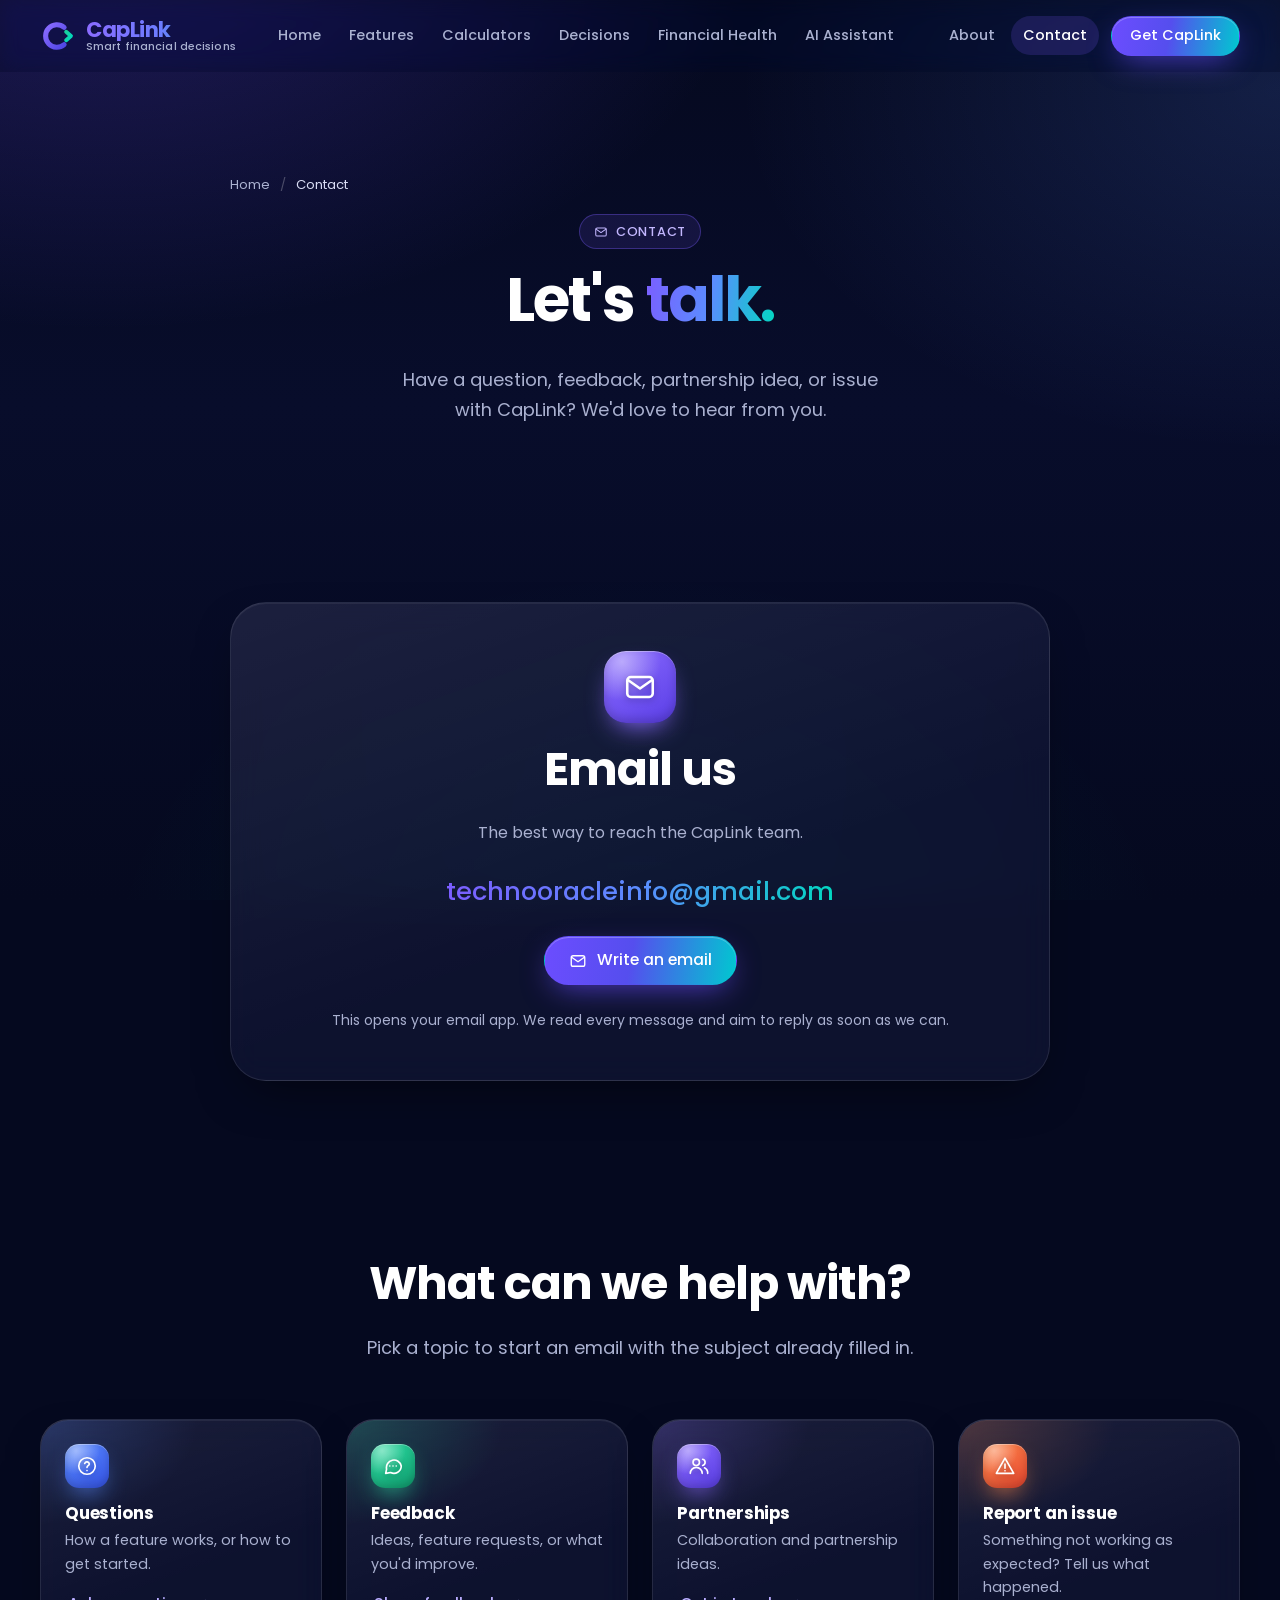
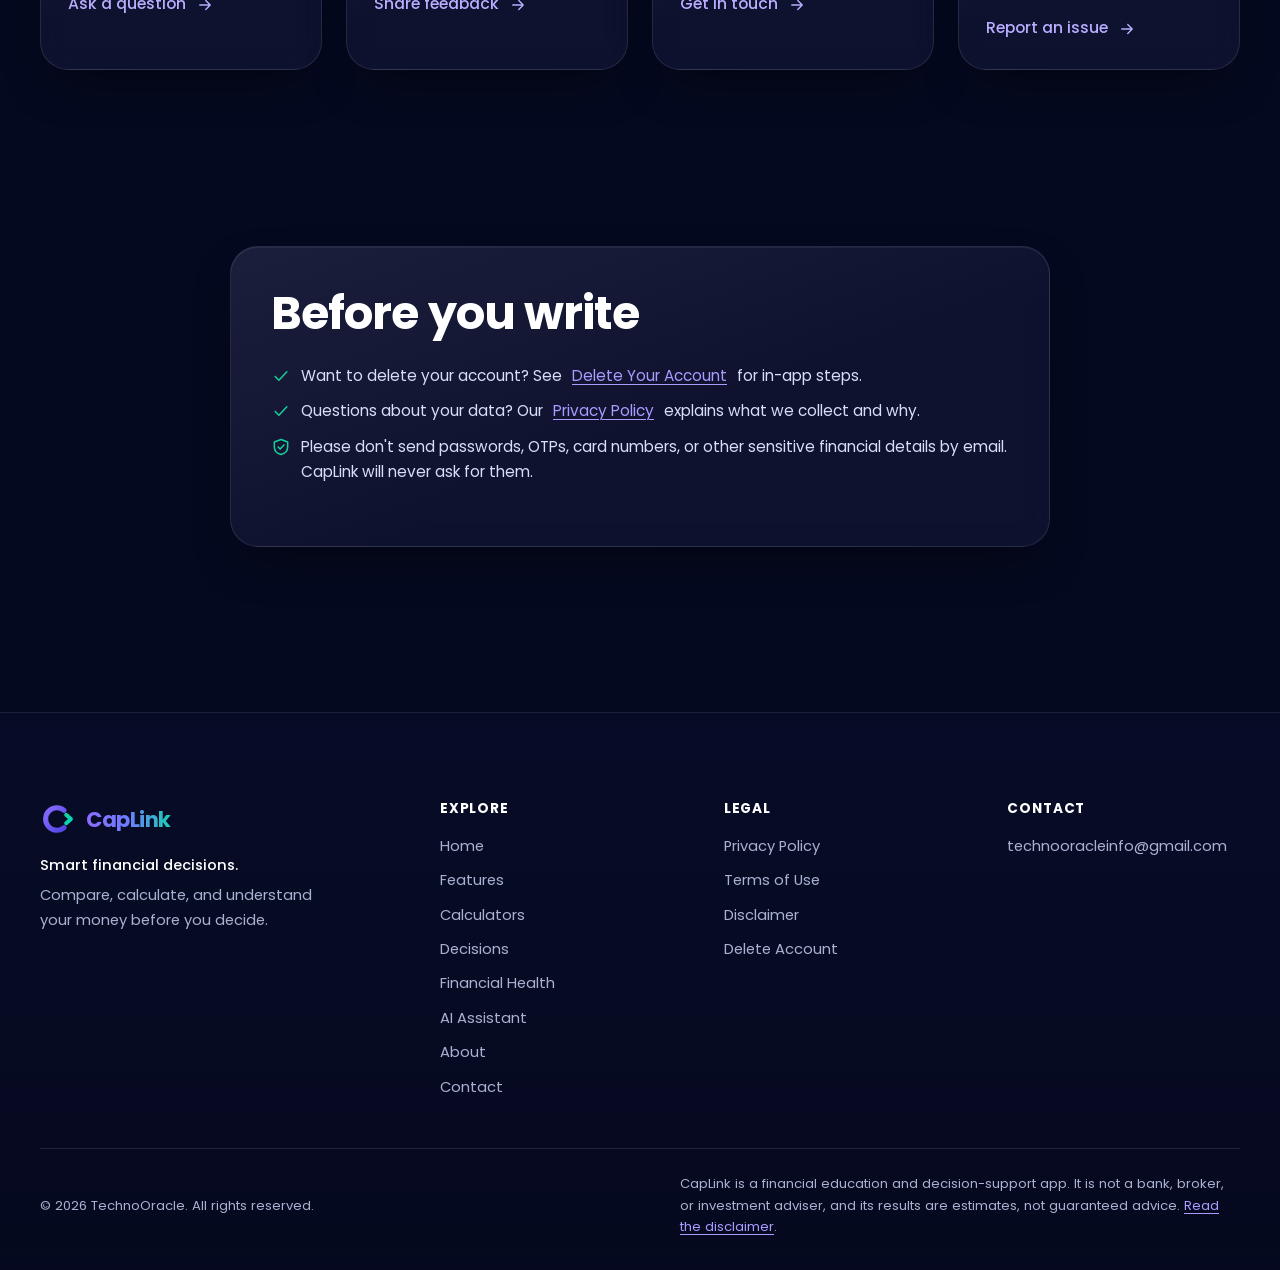
<file: contact.html>
<!doctype html>
<html lang="en">
<head>
  <meta charset="UTF-8">
  <meta name="viewport" content="width=device-width, initial-scale=1.0">
  <title>Contact CapLink — Questions, Feedback &amp; Support</title>
  <meta name="description" content="Contact the CapLink team for questions, feedback, support, partnerships or other inquiries.">
  <meta name="robots" content="index, follow, max-image-preview:large, max-snippet:-1">
  <meta name="author" content="TechnoOracle">
  <!-- GOOGLE SEARCH CONSOLE VERIFICATION CODE GOES HERE (only if you verify with the HTML-tag method) -->
  <!-- SITE_URL placeholder: run scripts/set-site-url.sh once the production URL is known (see SEO-AUDIT.md). -->
  <link rel="canonical" href="https://YOUR_PRODUCTION_URL_HERE/contact.html">
  <meta property="og:type" content="website">
  <meta property="og:site_name" content="CapLink">
  <meta property="og:locale" content="en_IN">
  <meta property="og:title" content="Contact CapLink — Questions, Feedback &amp; Support">
  <meta property="og:description" content="Contact the CapLink team for questions, feedback, support, partnerships or other inquiries.">
  <meta property="og:url" content="https://YOUR_PRODUCTION_URL_HERE/contact.html">
  <meta property="og:image" content="https://YOUR_PRODUCTION_URL_HERE/assets/seo/caplink-og-image.png">
  <meta property="og:image:type" content="image/png">
  <meta property="og:image:width" content="1200">
  <meta property="og:image:height" content="630">
  <meta property="og:image:alt" content="CapLink — Make smarter financial decisions. Compare, calculate, and understand your money before you decide.">
  <meta name="twitter:card" content="summary_large_image">
  <meta name="twitter:title" content="Contact CapLink — Questions, Feedback &amp; Support">
  <meta name="twitter:description" content="Contact the CapLink team for questions, feedback, support, partnerships or other inquiries.">
  <meta name="twitter:image" content="https://YOUR_PRODUCTION_URL_HERE/assets/seo/caplink-og-image.png">
  <meta name="twitter:image:alt" content="CapLink — Make smarter financial decisions. Compare, calculate, and understand your money before you decide.">
  <meta name="theme-color" content="#05091F">
  <meta name="color-scheme" content="dark">
  <link rel="icon" href="favicon.ico" sizes="any">
  <link rel="icon" href="assets/logo/caplink-mark.svg" type="image/svg+xml">
  <link rel="apple-touch-icon" href="assets/icons/apple-touch-icon.png">
  <link rel="manifest" href="site.webmanifest">
  <link rel="preload" href="assets/fonts/poppins-700.woff" as="font" type="font/woff" crossorigin>
  <link rel="preload" href="assets/fonts/poppins-400.woff" as="font" type="font/woff" crossorigin>
  <link rel="stylesheet" href="css/styles.css">
  <link rel="stylesheet" href="css/animations.css">
  <link rel="stylesheet" href="css/responsive.css">
  <script>document.documentElement.classList.add("js");</script>
  <script type="application/ld+json">{"@context":"https://schema.org","@graph":[{"@type":"Organization","@id":"https://YOUR_PRODUCTION_URL_HERE/#organization","name":"TechnoOracle","url":"https://YOUR_PRODUCTION_URL_HERE/","email":"technooracleinfo@gmail.com","logo":{"@type":"ImageObject","url":"https://YOUR_PRODUCTION_URL_HERE/assets/icons/apple-touch-icon.png","width":180,"height":180},"contactPoint":{"@type":"ContactPoint","contactType":"customer support","email":"technooracleinfo@gmail.com"}},{"@type":"WebSite","@id":"https://YOUR_PRODUCTION_URL_HERE/#website","name":"CapLink","alternateName":"CapLink — Smart financial decisions","url":"https://YOUR_PRODUCTION_URL_HERE/","description":"Compare, calculate, and understand your money before you decide.","inLanguage":"en","publisher":{"@id":"https://YOUR_PRODUCTION_URL_HERE/#organization"}},{"@type":"ContactPage","@id":"https://YOUR_PRODUCTION_URL_HERE/contact.html#webpage","url":"https://YOUR_PRODUCTION_URL_HERE/contact.html","name":"Contact CapLink — Questions, Feedback & Support","description":"Contact the CapLink team for questions, feedback, support, partnerships or other inquiries.","isPartOf":{"@id":"https://YOUR_PRODUCTION_URL_HERE/#website"},"publisher":{"@id":"https://YOUR_PRODUCTION_URL_HERE/#organization"},"inLanguage":"en","breadcrumb":{"@id":"https://YOUR_PRODUCTION_URL_HERE/contact.html#breadcrumb"}},{"@type":"BreadcrumbList","itemListElement":[{"@type":"ListItem","position":1,"name":"Home","item":"https://YOUR_PRODUCTION_URL_HERE/"},{"@type":"ListItem","position":2,"name":"Contact","item":"https://YOUR_PRODUCTION_URL_HERE/contact.html"}],"@id":"https://YOUR_PRODUCTION_URL_HERE/contact.html#breadcrumb"}]}</script>
</head>
<body>
<a class="skip-link" href="#main">Skip to content</a>
<header class="site-header">
  <nav class="nav container" aria-label="Primary">
    <a class="brand" href="index.html" aria-label="CapLink home"><svg class="brand__mark" viewBox="0 0 64 64" aria-hidden="true" focusable="false"><defs><linearGradient id="m2c" x1="0" y1="0" x2="1" y2="1"><stop offset="0" stop-color="#8B6CFF"/><stop offset="1" stop-color="#4F46E5"/></linearGradient><linearGradient id="m2k" x1="0" y1="0" x2="1" y2="1"><stop offset="0" stop-color="#18D09C"/><stop offset="1" stop-color="#00D9C0"/></linearGradient></defs><path d="M42.86 16.68A20 20 0 1 0 42.86 47.32" fill="none" stroke="url(#m2c)" stroke-width="9" stroke-linecap="round"/><path d="M46.5 24.5L55 32L46.5 39.5" fill="none" stroke="url(#m2k)" stroke-width="7" stroke-linecap="round" stroke-linejoin="round"/></svg><span class="brand__text"><span class="brand__name">CapLink</span><span class="brand__tag">Smart financial decisions</span></span></a>
    <ul class="nav__links"><li><a href="index.html">Home</a></li><li><a href="features.html">Features</a></li><li><a href="calculators.html">Calculators</a></li><li><a href="decisions.html">Decisions</a></li><li><a href="financial-health.html">Financial Health</a></li><li><a href="ai-assistant.html">AI Assistant</a></li></ul>
    <ul class="nav__actions"><li><a href="about.html">About</a></li><li><a href="contact.html" aria-current="page">Contact</a></li><li><a class="btn btn--primary btn--sm" href="index.html#download">Get CapLink</a></li></ul>
    <button class="nav-toggle" type="button" aria-expanded="false" aria-controls="mobile-menu" aria-label="Open menu">
      <span class="nav-toggle__bar"></span><span class="nav-toggle__bar"></span><span class="nav-toggle__bar"></span>
    </button>
  </nav>
</header>
<div class="mobile-menu" id="mobile-menu">
  <nav aria-label="Mobile">
    <ul><li><a href="index.html">Home</a></li><li><a href="features.html">Features</a></li><li><a href="calculators.html">Calculators</a></li><li><a href="decisions.html">Decisions</a></li><li><a href="financial-health.html">Financial Health</a></li><li><a href="ai-assistant.html">AI Assistant</a></li></ul>
    <p class="mobile-menu__group-label">Company</p>
    <ul><li><a href="about.html">About</a></li><li><a href="contact.html" aria-current="page">Contact</a></li></ul>
    <p class="mobile-menu__group-label">Legal</p>
    <ul><li><a href="privacy-policy.html">Privacy Policy</a></li><li><a href="terms.html">Terms of Use</a></li><li><a href="disclaimer.html">Disclaimer</a></li><li><a href="delete-account.html">Delete Account</a></li></ul>
    <a class="btn btn--primary" href="index.html#download">Get CapLink <svg viewBox="0 0 24 24" fill="none" stroke="currentColor" stroke-width="1.8" stroke-linecap="round" stroke-linejoin="round" aria-hidden="true" focusable="false"><path d="M5 12h14M13 6l6 6-6 6"/></svg></a>
  </nav>
</div>
<main id="main">
<section class="page-hero page-hero--center" aria-labelledby="page-title">
  <div class="container container--narrow" data-reveal>
    <nav class="breadcrumbs" aria-label="Breadcrumb"><ol><li><a href="index.html">Home</a></li><li aria-current="page">Contact</li></ol></nav>
    <p class="eyebrow"><svg viewBox="0 0 24 24" fill="none" stroke="currentColor" stroke-width="1.8" stroke-linecap="round" stroke-linejoin="round" aria-hidden="true" focusable="false"><rect x="3" y="5" width="18" height="14" rx="2.5"/><path d="M3.5 7l8.5 6 8.5-6"/></svg> Contact</p>
    <h1 id="page-title">Let's <span class="gradient-text">talk.</span></h1>
    <p class="lead">Have a question, feedback, partnership idea, or issue with CapLink? We'd love to hear from you.</p>
  </div>
</section>

<section class="section section--tight" aria-labelledby="email-title">
  <div class="container container--narrow">
    <div class="contact-card glass" data-reveal="scale">
      <span class="icon-tile icon-tile--lg tone-purple"><svg viewBox="0 0 24 24" fill="none" stroke="currentColor" stroke-width="1.8" stroke-linecap="round" stroke-linejoin="round" aria-hidden="true" focusable="false"><rect x="3" y="5" width="18" height="14" rx="2.5"/><path d="M3.5 7l8.5 6 8.5-6"/></svg></span>
      <h2 id="email-title">Email us</h2>
      <p class="muted">The best way to reach the CapLink team.</p>
      <a href="mailto:technooracleinfo@gmail.com?subject=CapLink%20enquiry" class="contact-email" data-config="CONTACT_EMAIL" data-mail-subject="CapLink enquiry">technooracleinfo@gmail.com</a>
      <div class="btn-row btn-row--center">
        <a class="btn btn--primary" href="mailto:technooracleinfo@gmail.com?subject=CapLink%20enquiry" data-config="CONTACT_EMAIL" data-config-keep-text data-mail-subject="CapLink enquiry"><svg viewBox="0 0 24 24" fill="none" stroke="currentColor" stroke-width="1.8" stroke-linecap="round" stroke-linejoin="round" aria-hidden="true" focusable="false"><rect x="3" y="5" width="18" height="14" rx="2.5"/><path d="M3.5 7l8.5 6 8.5-6"/></svg> Write an email</a>
      </div>
      <p class="small muted mt-3 mb-0">This opens your email app. We read every message and aim to reply as soon as we can.</p>
    </div>
  </div>
</section>

<section class="section section--tight" aria-labelledby="topics-title">
  <div class="container">
    <div class="section-head section-head--center" data-reveal>
      <h2 id="topics-title">What can we help with?</h2>
      <p class="lead">Pick a topic to start an email with the subject already filled in.</p>
    </div>
    <div class="card-grid card-grid--4" data-reveal-stagger=".06">
      <article class="topic-card feature-card glass tone-blue" data-reveal>
        <span class="icon-tile icon-tile--sm"><svg viewBox="0 0 24 24" fill="none" stroke="currentColor" stroke-width="1.8" stroke-linecap="round" stroke-linejoin="round" aria-hidden="true" focusable="false"><circle cx="12" cy="12" r="9"/><path d="M9.5 9.2a2.6 2.6 0 015 .6c0 1.7-2.5 2.1-2.5 3.7M12 17h.01"/></svg></span>
        <h3>Questions</h3>
        <p>How a feature works, or how to get started.</p>
        <a class="btn btn--link" href="mailto:technooracleinfo@gmail.com?subject=Question%20about%20CapLink" data-config="CONTACT_EMAIL" data-config-keep-text data-mail-subject="Question about CapLink">Ask a question <svg viewBox="0 0 24 24" fill="none" stroke="currentColor" stroke-width="1.8" stroke-linecap="round" stroke-linejoin="round" aria-hidden="true" focusable="false"><path d="M5 12h14M13 6l6 6-6 6"/></svg></a>
      </article>
      <article class="topic-card feature-card glass tone-green" data-reveal>
        <span class="icon-tile icon-tile--sm"><svg viewBox="0 0 24 24" fill="none" stroke="currentColor" stroke-width="1.8" stroke-linecap="round" stroke-linejoin="round" aria-hidden="true" focusable="false"><path d="M21 12a8 8 0 01-11.6 7.1L4 20l1-4.6A8 8 0 1121 12z"/><path d="M8.5 12h.01M12 12h.01M15.5 12h.01"/></svg></span>
        <h3>Feedback</h3>
        <p>Ideas, feature requests, or what you'd improve.</p>
        <a class="btn btn--link" href="mailto:technooracleinfo@gmail.com?subject=CapLink%20feedback" data-config="CONTACT_EMAIL" data-config-keep-text data-mail-subject="CapLink feedback">Share feedback <svg viewBox="0 0 24 24" fill="none" stroke="currentColor" stroke-width="1.8" stroke-linecap="round" stroke-linejoin="round" aria-hidden="true" focusable="false"><path d="M5 12h14M13 6l6 6-6 6"/></svg></a>
      </article>
      <article class="topic-card feature-card glass tone-purple" data-reveal>
        <span class="icon-tile icon-tile--sm"><svg viewBox="0 0 24 24" fill="none" stroke="currentColor" stroke-width="1.8" stroke-linecap="round" stroke-linejoin="round" aria-hidden="true" focusable="false"><circle cx="9" cy="8" r="3.5"/><path d="M2.5 20a6.5 6.5 0 0113 0M16 4.6a3.5 3.5 0 010 6.8M18 14a6.5 6.5 0 013.5 6"/></svg></span>
        <h3>Partnerships</h3>
        <p>Collaboration and partnership ideas.</p>
        <a class="btn btn--link" href="mailto:technooracleinfo@gmail.com?subject=Partnership%20idea%20for%20CapLink" data-config="CONTACT_EMAIL" data-config-keep-text data-mail-subject="Partnership idea for CapLink">Get in touch <svg viewBox="0 0 24 24" fill="none" stroke="currentColor" stroke-width="1.8" stroke-linecap="round" stroke-linejoin="round" aria-hidden="true" focusable="false"><path d="M5 12h14M13 6l6 6-6 6"/></svg></a>
      </article>
      <article class="topic-card feature-card glass tone-orange" data-reveal>
        <span class="icon-tile icon-tile--sm"><svg viewBox="0 0 24 24" fill="none" stroke="currentColor" stroke-width="1.8" stroke-linecap="round" stroke-linejoin="round" aria-hidden="true" focusable="false"><path d="M12 3.5l9.5 16.5h-19L12 3.5z"/><path d="M12 10v4.5M12 17.3h.01"/></svg></span>
        <h3>Report an issue</h3>
        <p>Something not working as expected? Tell us what happened.</p>
        <a class="btn btn--link" href="mailto:technooracleinfo@gmail.com?subject=CapLink%20issue%20report" data-config="CONTACT_EMAIL" data-config-keep-text data-mail-subject="CapLink issue report">Report an issue <svg viewBox="0 0 24 24" fill="none" stroke="currentColor" stroke-width="1.8" stroke-linecap="round" stroke-linejoin="round" aria-hidden="true" focusable="false"><path d="M5 12h14M13 6l6 6-6 6"/></svg></a>
      </article>
    </div>
  </div>
</section>

<section class="section section--tight" aria-labelledby="help-title">
  <div class="container container--narrow">
    <div class="glass panel" data-reveal>
      <h2 id="help-title">Before you write</h2>
      <ul class="benefits">
        <li><svg viewBox="0 0 24 24" fill="none" stroke="currentColor" stroke-width="1.8" stroke-linecap="round" stroke-linejoin="round" aria-hidden="true" focusable="false"><path d="M5 12.5l4.5 4.5L19 7"/></svg> Want to delete your account? See <a href="delete-account.html">Delete Your Account</a> for in-app steps.</li>
        <li><svg viewBox="0 0 24 24" fill="none" stroke="currentColor" stroke-width="1.8" stroke-linecap="round" stroke-linejoin="round" aria-hidden="true" focusable="false"><path d="M5 12.5l4.5 4.5L19 7"/></svg> Questions about your data? Our <a href="privacy-policy.html">Privacy Policy</a> explains what we collect and why.</li>
        <li><svg viewBox="0 0 24 24" fill="none" stroke="currentColor" stroke-width="1.8" stroke-linecap="round" stroke-linejoin="round" aria-hidden="true" focusable="false"><path d="M12 3l8 3v6c0 5-3.5 8-8 9-4.5-1-8-4-8-9V6l8-3z"/><path d="M8.5 12l2.5 2.5 4.5-5"/></svg> Please don't send passwords, OTPs, card numbers, or other sensitive financial details by email. CapLink will never ask for them.</li>
      </ul>
    </div>
  </div>
</section>

</main>
<footer class="site-footer">
  <div class="container">
    <div class="footer-grid">
      <div class="footer-brand">
        <a class="brand" href="index.html" aria-label="CapLink home"><svg class="brand__mark" viewBox="0 0 64 64" aria-hidden="true" focusable="false"><defs><linearGradient id="m3c" x1="0" y1="0" x2="1" y2="1"><stop offset="0" stop-color="#8B6CFF"/><stop offset="1" stop-color="#4F46E5"/></linearGradient><linearGradient id="m3k" x1="0" y1="0" x2="1" y2="1"><stop offset="0" stop-color="#18D09C"/><stop offset="1" stop-color="#00D9C0"/></linearGradient></defs><path d="M42.86 16.68A20 20 0 1 0 42.86 47.32" fill="none" stroke="url(#m3c)" stroke-width="9" stroke-linecap="round"/><path d="M46.5 24.5L55 32L46.5 39.5" fill="none" stroke="url(#m3k)" stroke-width="7" stroke-linecap="round" stroke-linejoin="round"/></svg><span class="brand__text"><span class="brand__name">CapLink</span></span></a>
        <p class="footer-tagline">Smart financial decisions.</p>
        <p>Compare, calculate, and understand your money before you decide.</p>
      </div>
      <nav class="footer-col" aria-label="Footer navigation">
        <h2>Explore</h2>
        <ul><li><a href="index.html">Home</a></li><li><a href="features.html">Features</a></li><li><a href="calculators.html">Calculators</a></li><li><a href="decisions.html">Decisions</a></li><li><a href="financial-health.html">Financial Health</a></li><li><a href="ai-assistant.html">AI Assistant</a></li><li><a href="about.html">About</a></li><li><a href="contact.html">Contact</a></li></ul>
      </nav>
      <nav class="footer-col" aria-label="Legal">
        <h2>Legal</h2>
        <ul><li><a href="privacy-policy.html">Privacy Policy</a></li><li><a href="terms.html">Terms of Use</a></li><li><a href="disclaimer.html">Disclaimer</a></li><li><a href="delete-account.html">Delete Account</a></li></ul>
      </nav>
      <div class="footer-col">
        <h2>Contact</h2>
        <ul><li><a href="mailto:technooracleinfo@gmail.com" data-config="CONTACT_EMAIL">technooracleinfo@gmail.com</a></li></ul>
      </div>
    </div>
    <div class="footer-bottom">
      <p>&copy; <span data-config="COPYRIGHT_YEAR">2026</span> <span data-config="COMPANY_NAME">TechnoOracle</span>. All rights reserved.</p>
      <p class="footer-disclaimer">CapLink is a financial education and decision-support app. It is not a bank, broker, or investment adviser, and its results are estimates, not guaranteed advice. <a href="disclaimer.html">Read the disclaimer</a>.</p>
    </div>
  </div>
</footer>
<script src="js/config.js" defer></script>
<script src="js/navigation.js" defer></script>
<script src="js/animations.js" defer></script>
<script src="js/main.js" defer></script>
</body>
</html>
</file>
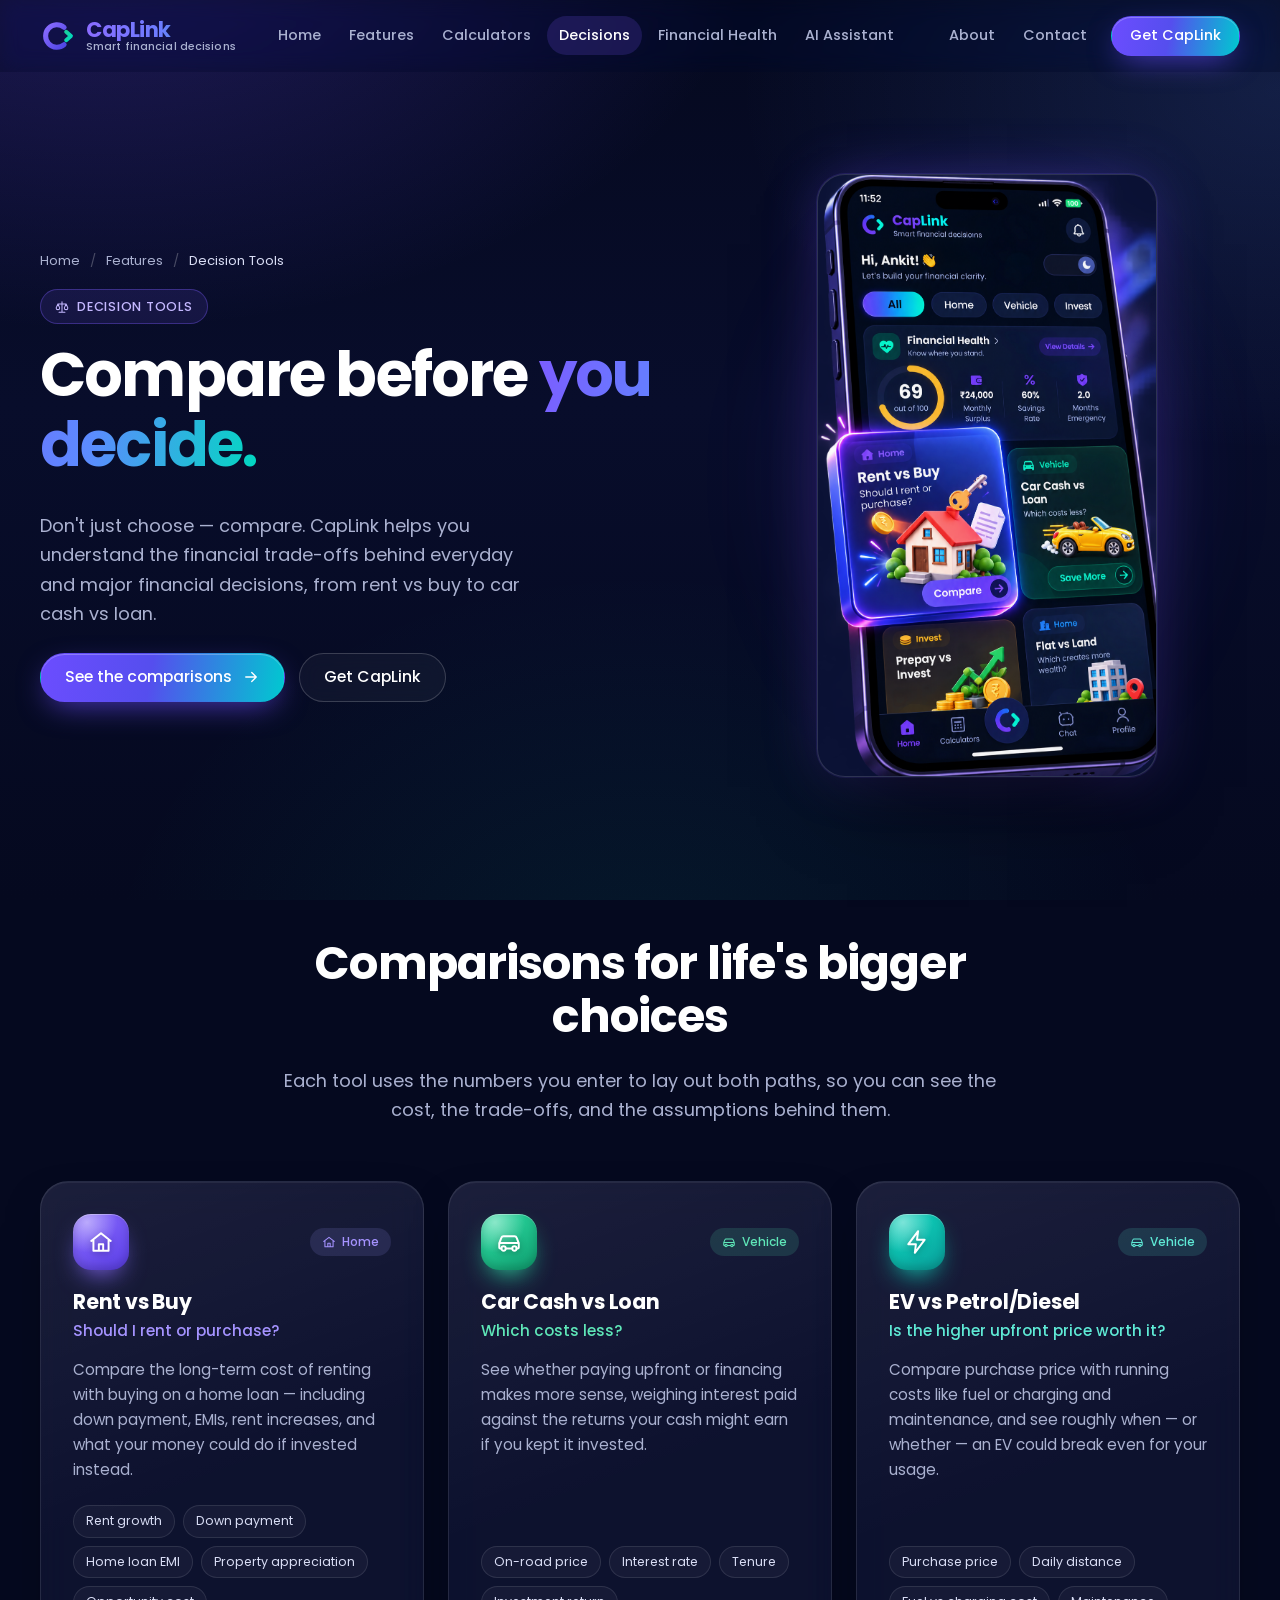
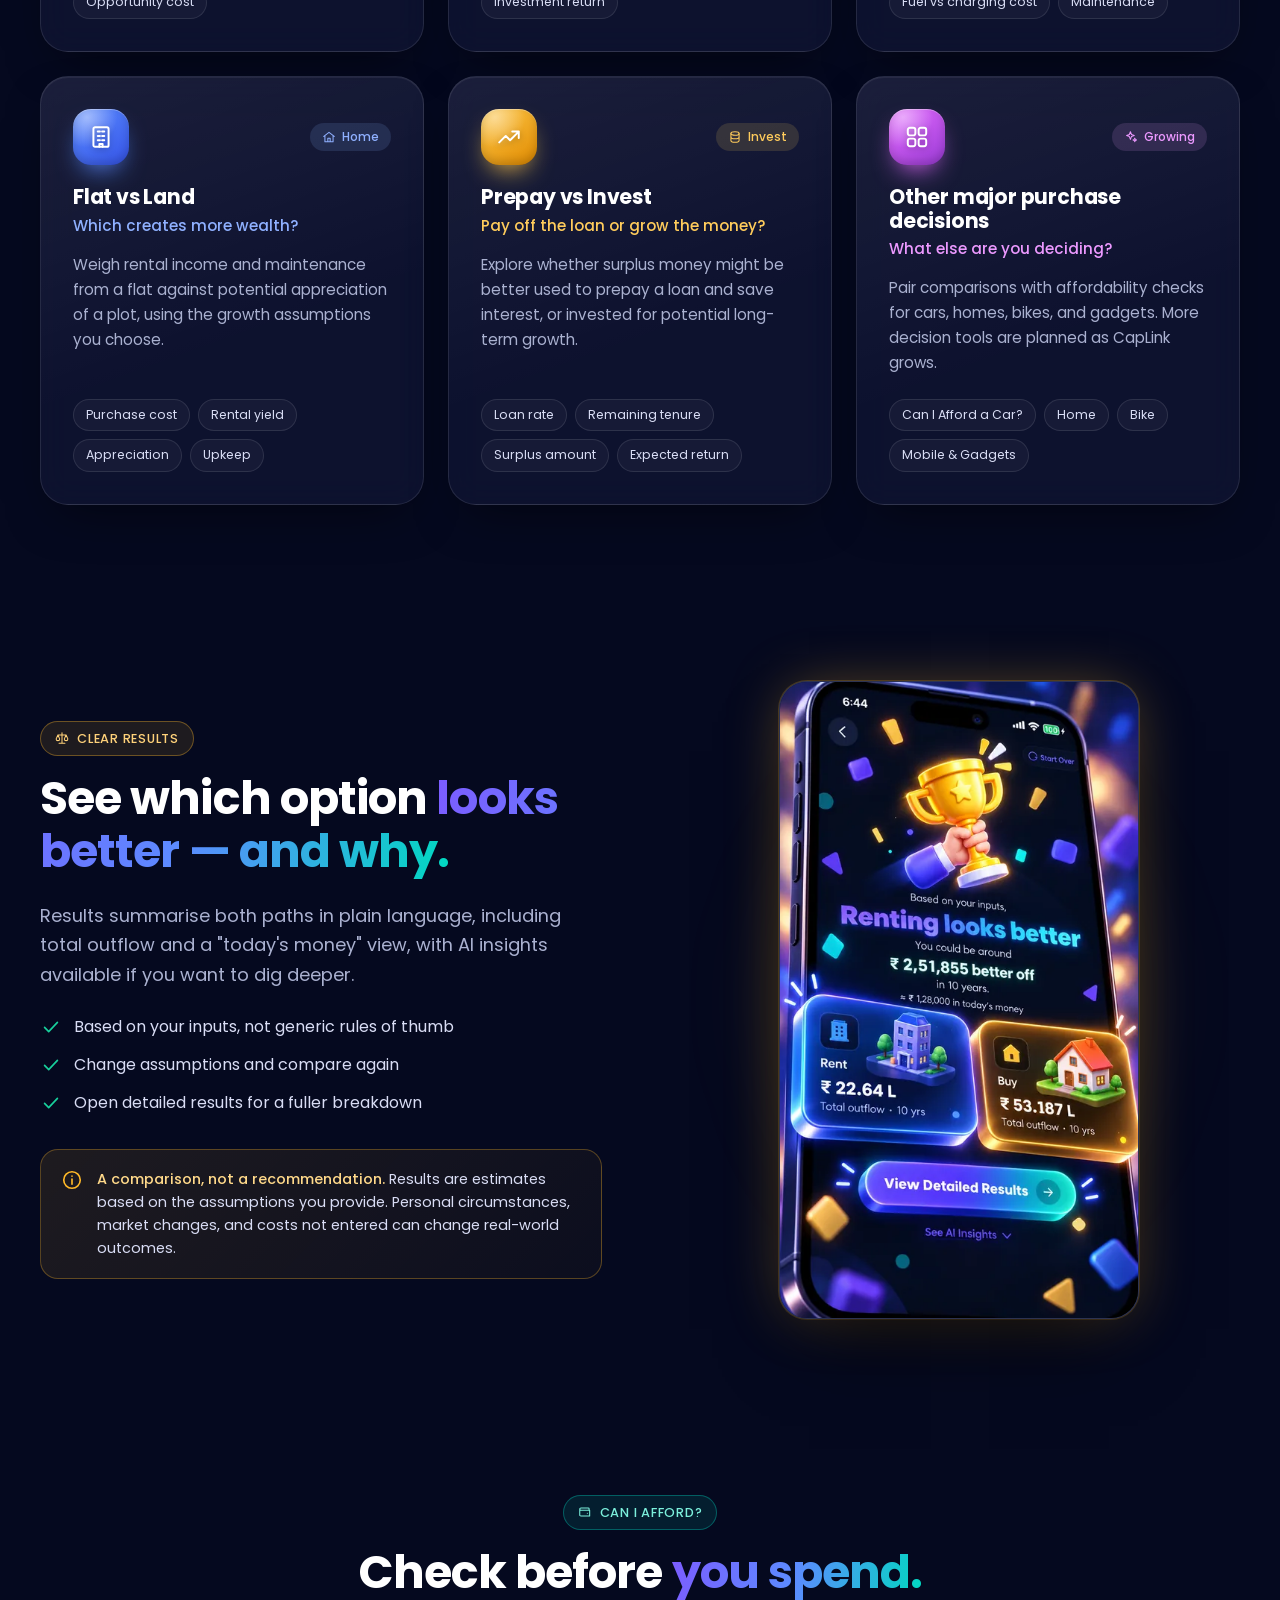
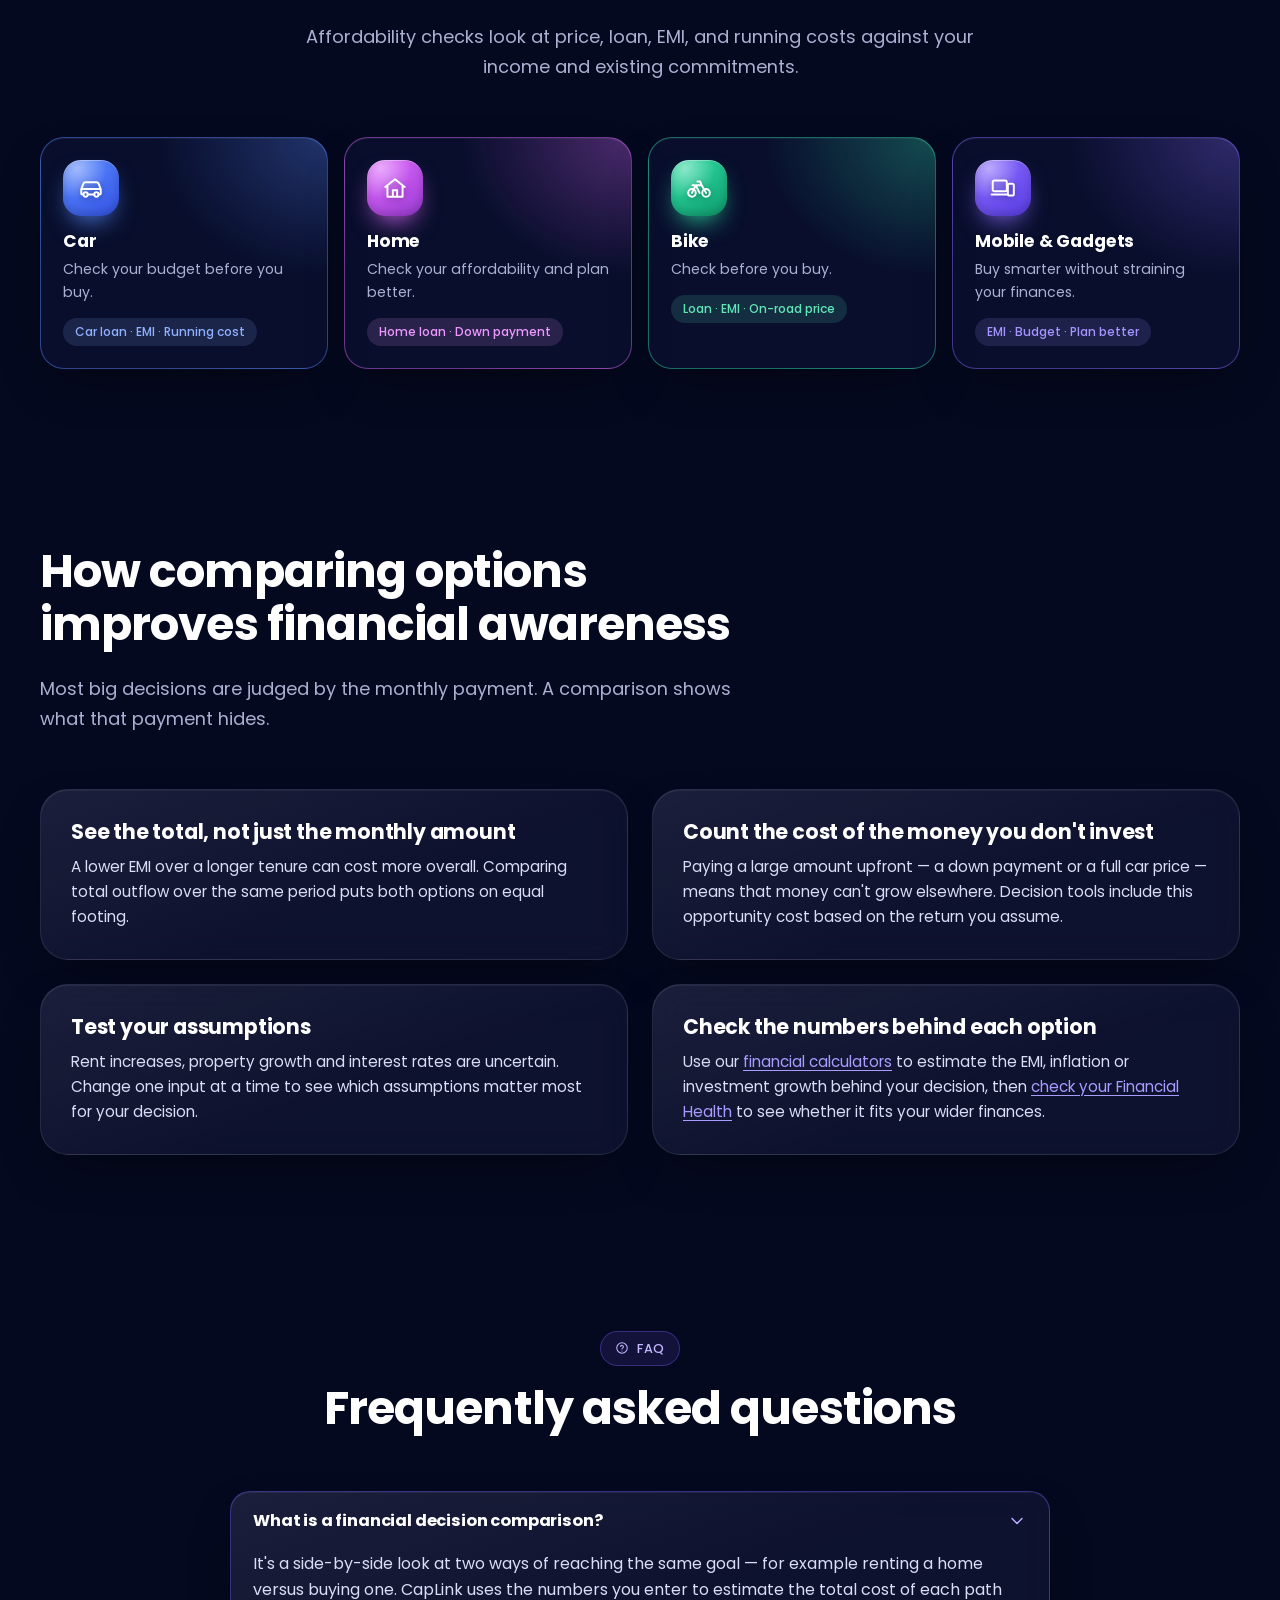
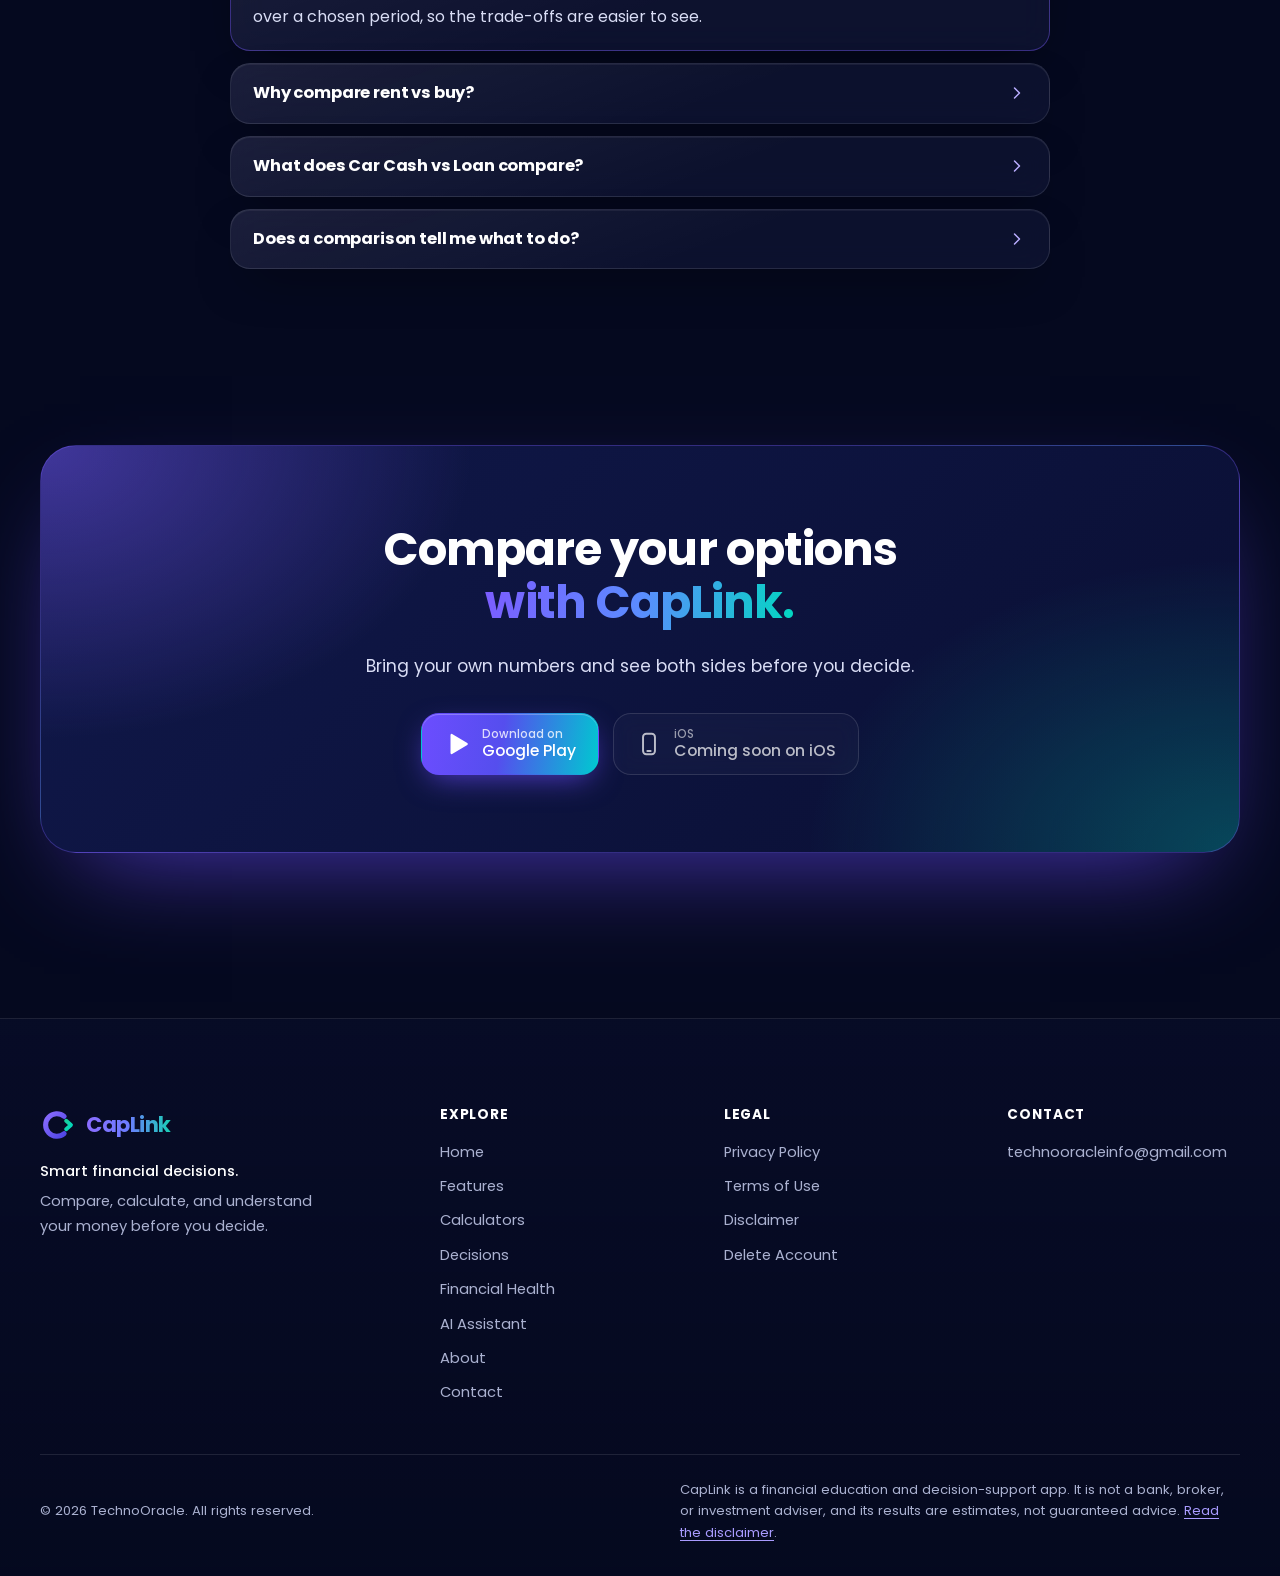
<file: decisions.html>
<!doctype html>
<html lang="en">
<head>
  <meta charset="UTF-8">
  <meta name="viewport" content="width=device-width, initial-scale=1.0">
  <title>Financial Decision Tools — Rent vs Buy, Car Loan &amp; More | CapLink</title>
  <meta name="description" content="Compare major financial decisions with CapLink, including rent vs buy, car cash vs loan, EV vs petrol, prepay vs invest and more.">
  <meta name="robots" content="index, follow, max-image-preview:large, max-snippet:-1">
  <meta name="author" content="TechnoOracle">
  <!-- GOOGLE SEARCH CONSOLE VERIFICATION CODE GOES HERE (only if you verify with the HTML-tag method) -->
  <!-- SITE_URL placeholder: run scripts/set-site-url.sh once the production URL is known (see SEO-AUDIT.md). -->
  <link rel="canonical" href="https://YOUR_PRODUCTION_URL_HERE/decisions.html">
  <meta property="og:type" content="website">
  <meta property="og:site_name" content="CapLink">
  <meta property="og:locale" content="en_IN">
  <meta property="og:title" content="Financial Decision Tools — Rent vs Buy, Car Loan &amp; More | CapLink">
  <meta property="og:description" content="Compare major financial decisions with CapLink, including rent vs buy, car cash vs loan, EV vs petrol, prepay vs invest and more.">
  <meta property="og:url" content="https://YOUR_PRODUCTION_URL_HERE/decisions.html">
  <meta property="og:image" content="https://YOUR_PRODUCTION_URL_HERE/assets/seo/caplink-og-image.png">
  <meta property="og:image:type" content="image/png">
  <meta property="og:image:width" content="1200">
  <meta property="og:image:height" content="630">
  <meta property="og:image:alt" content="CapLink — Make smarter financial decisions. Compare, calculate, and understand your money before you decide.">
  <meta name="twitter:card" content="summary_large_image">
  <meta name="twitter:title" content="Financial Decision Tools — Rent vs Buy, Car Loan &amp; More | CapLink">
  <meta name="twitter:description" content="Compare major financial decisions with CapLink, including rent vs buy, car cash vs loan, EV vs petrol, prepay vs invest and more.">
  <meta name="twitter:image" content="https://YOUR_PRODUCTION_URL_HERE/assets/seo/caplink-og-image.png">
  <meta name="twitter:image:alt" content="CapLink — Make smarter financial decisions. Compare, calculate, and understand your money before you decide.">
  <meta name="theme-color" content="#05091F">
  <meta name="color-scheme" content="dark">
  <link rel="icon" href="favicon.ico" sizes="any">
  <link rel="icon" href="assets/logo/caplink-mark.svg" type="image/svg+xml">
  <link rel="apple-touch-icon" href="assets/icons/apple-touch-icon.png">
  <link rel="manifest" href="site.webmanifest">
  <link rel="preload" href="assets/fonts/poppins-700.woff" as="font" type="font/woff" crossorigin>
  <link rel="preload" href="assets/fonts/poppins-400.woff" as="font" type="font/woff" crossorigin>
  <link rel="stylesheet" href="css/styles.css">
  <link rel="stylesheet" href="css/animations.css">
  <link rel="stylesheet" href="css/responsive.css">
  <script>document.documentElement.classList.add("js");</script>
  <script type="application/ld+json">{"@context":"https://schema.org","@graph":[{"@type":"Organization","@id":"https://YOUR_PRODUCTION_URL_HERE/#organization","name":"TechnoOracle","url":"https://YOUR_PRODUCTION_URL_HERE/","email":"technooracleinfo@gmail.com","logo":{"@type":"ImageObject","url":"https://YOUR_PRODUCTION_URL_HERE/assets/icons/apple-touch-icon.png","width":180,"height":180},"contactPoint":{"@type":"ContactPoint","contactType":"customer support","email":"technooracleinfo@gmail.com"}},{"@type":"WebSite","@id":"https://YOUR_PRODUCTION_URL_HERE/#website","name":"CapLink","alternateName":"CapLink — Smart financial decisions","url":"https://YOUR_PRODUCTION_URL_HERE/","description":"Compare, calculate, and understand your money before you decide.","inLanguage":"en","publisher":{"@id":"https://YOUR_PRODUCTION_URL_HERE/#organization"}},{"@type":"CollectionPage","@id":"https://YOUR_PRODUCTION_URL_HERE/decisions.html#webpage","url":"https://YOUR_PRODUCTION_URL_HERE/decisions.html","name":"Financial Decision Tools — Rent vs Buy, Car Loan & More | CapLink","description":"Compare major financial decisions with CapLink, including rent vs buy, car cash vs loan, EV vs petrol, prepay vs invest and more.","isPartOf":{"@id":"https://YOUR_PRODUCTION_URL_HERE/#website"},"publisher":{"@id":"https://YOUR_PRODUCTION_URL_HERE/#organization"},"inLanguage":"en","breadcrumb":{"@id":"https://YOUR_PRODUCTION_URL_HERE/decisions.html#breadcrumb"}},{"@type":"BreadcrumbList","itemListElement":[{"@type":"ListItem","position":1,"name":"Home","item":"https://YOUR_PRODUCTION_URL_HERE/"},{"@type":"ListItem","position":2,"name":"Features","item":"https://YOUR_PRODUCTION_URL_HERE/features.html"},{"@type":"ListItem","position":3,"name":"Decision Tools","item":"https://YOUR_PRODUCTION_URL_HERE/decisions.html"}],"@id":"https://YOUR_PRODUCTION_URL_HERE/decisions.html#breadcrumb"},{"@type":"FAQPage","@id":"https://YOUR_PRODUCTION_URL_HERE/decisions.html#faq","mainEntity":[{"@type":"Question","name":"What is a financial decision comparison?","acceptedAnswer":{"@type":"Answer","text":"It's a side-by-side look at two ways of reaching the same goal — for example renting a home versus buying one. CapLink uses the numbers you enter to estimate the total cost of each path over a chosen period, so the trade-offs are easier to see."}},{"@type":"Question","name":"Why compare rent vs buy?","acceptedAnswer":{"@type":"Answer","text":"Buying involves a down payment, loan interest, and maintenance, while renting involves rent that may rise over time and leaves your savings free to invest. Comparing both over the same period helps you understand which may cost less for your situation."}},{"@type":"Question","name":"What does Car Cash vs Loan compare?","acceptedAnswer":{"@type":"Answer","text":"It compares paying for a car upfront with financing it. A loan adds interest, while paying cash means that money is no longer invested. The comparison estimates the overall cost of each option based on your inputs."}},{"@type":"Question","name":"Does a comparison tell me what to do?","acceptedAnswer":{"@type":"Answer","text":"No. A comparison is an estimate based on your assumptions, not a recommendation. Personal circumstances, costs you didn't enter, and future changes can all affect the right choice for you."}}]}]}</script>
</head>
<body>
<a class="skip-link" href="#main">Skip to content</a>
<header class="site-header">
  <nav class="nav container" aria-label="Primary">
    <a class="brand" href="index.html" aria-label="CapLink home"><svg class="brand__mark" viewBox="0 0 64 64" aria-hidden="true" focusable="false"><defs><linearGradient id="m2c" x1="0" y1="0" x2="1" y2="1"><stop offset="0" stop-color="#8B6CFF"/><stop offset="1" stop-color="#4F46E5"/></linearGradient><linearGradient id="m2k" x1="0" y1="0" x2="1" y2="1"><stop offset="0" stop-color="#18D09C"/><stop offset="1" stop-color="#00D9C0"/></linearGradient></defs><path d="M42.86 16.68A20 20 0 1 0 42.86 47.32" fill="none" stroke="url(#m2c)" stroke-width="9" stroke-linecap="round"/><path d="M46.5 24.5L55 32L46.5 39.5" fill="none" stroke="url(#m2k)" stroke-width="7" stroke-linecap="round" stroke-linejoin="round"/></svg><span class="brand__text"><span class="brand__name">CapLink</span><span class="brand__tag">Smart financial decisions</span></span></a>
    <ul class="nav__links"><li><a href="index.html">Home</a></li><li><a href="features.html">Features</a></li><li><a href="calculators.html">Calculators</a></li><li><a href="decisions.html" aria-current="page">Decisions</a></li><li><a href="financial-health.html">Financial Health</a></li><li><a href="ai-assistant.html">AI Assistant</a></li></ul>
    <ul class="nav__actions"><li><a href="about.html">About</a></li><li><a href="contact.html">Contact</a></li><li><a class="btn btn--primary btn--sm" href="index.html#download">Get CapLink</a></li></ul>
    <button class="nav-toggle" type="button" aria-expanded="false" aria-controls="mobile-menu" aria-label="Open menu">
      <span class="nav-toggle__bar"></span><span class="nav-toggle__bar"></span><span class="nav-toggle__bar"></span>
    </button>
  </nav>
</header>
<div class="mobile-menu" id="mobile-menu">
  <nav aria-label="Mobile">
    <ul><li><a href="index.html">Home</a></li><li><a href="features.html">Features</a></li><li><a href="calculators.html">Calculators</a></li><li><a href="decisions.html" aria-current="page">Decisions</a></li><li><a href="financial-health.html">Financial Health</a></li><li><a href="ai-assistant.html">AI Assistant</a></li></ul>
    <p class="mobile-menu__group-label">Company</p>
    <ul><li><a href="about.html">About</a></li><li><a href="contact.html">Contact</a></li></ul>
    <p class="mobile-menu__group-label">Legal</p>
    <ul><li><a href="privacy-policy.html">Privacy Policy</a></li><li><a href="terms.html">Terms of Use</a></li><li><a href="disclaimer.html">Disclaimer</a></li><li><a href="delete-account.html">Delete Account</a></li></ul>
    <a class="btn btn--primary" href="index.html#download">Get CapLink <svg viewBox="0 0 24 24" fill="none" stroke="currentColor" stroke-width="1.8" stroke-linecap="round" stroke-linejoin="round" aria-hidden="true" focusable="false"><path d="M5 12h14M13 6l6 6-6 6"/></svg></a>
  </nav>
</div>
<main id="main">
<section class="page-hero" aria-labelledby="page-title">
  <div class="container page-hero__grid">
    <div data-reveal>
      <nav class="breadcrumbs" aria-label="Breadcrumb"><ol><li><a href="index.html">Home</a></li><li><a href="features.html">Features</a></li><li aria-current="page">Decision Tools</li></ol></nav>
      <p class="eyebrow"><svg viewBox="0 0 24 24" fill="none" stroke="currentColor" stroke-width="1.8" stroke-linecap="round" stroke-linejoin="round" aria-hidden="true" focusable="false"><path d="M12 3v18M7 21h10M5 7h14M5 7l-3 6.5a3 3 0 006 0L5 7zM19 7l-3 6.5a3 3 0 006 0L19 7z"/></svg> Decision tools</p>
      <h1 id="page-title">Compare before <span class="gradient-text">you decide.</span></h1>
      <p class="lead">Don't just choose — compare. CapLink helps you understand the financial trade-offs behind everyday and major financial decisions, from rent vs buy to car cash vs loan.</p>
      <div class="btn-row mt-3">
        <a class="btn btn--primary" href="#tools">See the comparisons <svg viewBox="0 0 24 24" fill="none" stroke="currentColor" stroke-width="1.8" stroke-linecap="round" stroke-linejoin="round" aria-hidden="true" focusable="false"><path d="M5 12h14M13 6l6 6-6 6"/></svg></a>
        <a class="btn btn--ghost" href="index.html#download">Get CapLink</a>
      </div>
    </div>
    <div class="page-hero__media" data-reveal="scale">
      <figure class="shot float-soft"><picture><source type="image/webp" srcset="assets/screenshots/caplink-home-decisions-480.webp 480w, assets/screenshots/caplink-home-decisions.webp 940w" sizes="(max-width: 640px) 80vw, 360px"><img src="assets/screenshots/caplink-home-decisions.jpg" width="940" height="1670" alt="CapLink home screen with decision cards: Rent vs Buy, Car Cash vs Loan, Prepay vs Invest, and Flat vs Land" fetchpriority="high" decoding="async"></picture></figure>
    </div>
  </div>
</section>

<section class="section section--tight" id="tools" aria-labelledby="tools-title">
  <div class="container">
    <div class="section-head section-head--center" data-reveal>
      <h2 id="tools-title">Comparisons for life's bigger choices</h2>
      <p class="lead">Each tool uses the numbers you enter to lay out both paths, so you can see the cost, the trade-offs, and the assumptions behind them.</p>
    </div>

    <div class="card-grid card-grid--3" data-reveal-stagger=".06">
      <article class="decision-detail glass tone-purple" id="rent-vs-buy" data-reveal>
        <div class="decision-detail__head"><span class="icon-tile"><svg viewBox="0 0 24 24" fill="none" stroke="currentColor" stroke-width="1.8" stroke-linecap="round" stroke-linejoin="round" aria-hidden="true" focusable="false"><path d="M3 11l9-7 9 7M5 9.5V20h14V9.5M10 20v-6h4v6"/></svg></span><span class="tag"><svg viewBox="0 0 24 24" fill="none" stroke="currentColor" stroke-width="1.8" stroke-linecap="round" stroke-linejoin="round" aria-hidden="true" focusable="false"><path d="M3 11l9-7 9 7M5 9.5V20h14V9.5M10 20v-6h4v6"/></svg> Home</span></div>
        <h3>Rent vs Buy</h3>
        <p class="question">Should I rent or purchase?</p>
        <p>Compare the long-term cost of renting with buying on a home loan — including down payment, EMIs, rent increases, and what your money could do if invested instead.</p>
        <ul class="factor-list" aria-label="Typical factors"><li>Rent growth</li><li>Down payment</li><li>Home loan EMI</li><li>Property appreciation</li><li>Opportunity cost</li></ul>
      </article>

      <article class="decision-detail glass tone-green" id="car-cash-vs-loan" data-reveal>
        <div class="decision-detail__head"><span class="icon-tile"><svg viewBox="0 0 24 24" fill="none" stroke="currentColor" stroke-width="1.8" stroke-linecap="round" stroke-linejoin="round" aria-hidden="true" focusable="false"><path d="M3 13l2-5a2 2 0 011.9-1.3h10.2A2 2 0 0119 8l2 5v4a1 1 0 01-1 1h-1M3 13v4a1 1 0 001 1h1M3 13h18M9 18h6"/><circle cx="7" cy="18" r="2"/><circle cx="17" cy="18" r="2"/></svg></span><span class="tag"><svg viewBox="0 0 24 24" fill="none" stroke="currentColor" stroke-width="1.8" stroke-linecap="round" stroke-linejoin="round" aria-hidden="true" focusable="false"><path d="M3 13l2-5a2 2 0 011.9-1.3h10.2A2 2 0 0119 8l2 5v4a1 1 0 01-1 1h-1M3 13v4a1 1 0 001 1h1M3 13h18M9 18h6"/><circle cx="7" cy="18" r="2"/><circle cx="17" cy="18" r="2"/></svg> Vehicle</span></div>
        <h3>Car Cash vs Loan</h3>
        <p class="question">Which costs less?</p>
        <p>See whether paying upfront or financing makes more sense, weighing interest paid against the returns your cash might earn if you kept it invested.</p>
        <ul class="factor-list" aria-label="Typical factors"><li>On-road price</li><li>Interest rate</li><li>Tenure</li><li>Investment return</li></ul>
      </article>

      <article class="decision-detail glass tone-teal" id="ev-vs-fuel" data-reveal>
        <div class="decision-detail__head"><span class="icon-tile"><svg viewBox="0 0 24 24" fill="none" stroke="currentColor" stroke-width="1.8" stroke-linecap="round" stroke-linejoin="round" aria-hidden="true" focusable="false"><path d="M13 2L4 14h7l-1 8 9-12h-7l1-8z"/></svg></span><span class="tag"><svg viewBox="0 0 24 24" fill="none" stroke="currentColor" stroke-width="1.8" stroke-linecap="round" stroke-linejoin="round" aria-hidden="true" focusable="false"><path d="M3 13l2-5a2 2 0 011.9-1.3h10.2A2 2 0 0119 8l2 5v4a1 1 0 01-1 1h-1M3 13v4a1 1 0 001 1h1M3 13h18M9 18h6"/><circle cx="7" cy="18" r="2"/><circle cx="17" cy="18" r="2"/></svg> Vehicle</span></div>
        <h3>EV vs Petrol/Diesel</h3>
        <p class="question">Is the higher upfront price worth it?</p>
        <p>Compare purchase price with running costs like fuel or charging and maintenance, and see roughly when — or whether — an EV could break even for your usage.</p>
        <ul class="factor-list" aria-label="Typical factors"><li>Purchase price</li><li>Daily distance</li><li>Fuel vs charging cost</li><li>Maintenance</li></ul>
      </article>

      <article class="decision-detail glass tone-blue" id="flat-vs-land" data-reveal>
        <div class="decision-detail__head"><span class="icon-tile"><svg viewBox="0 0 24 24" fill="none" stroke="currentColor" stroke-width="1.8" stroke-linecap="round" stroke-linejoin="round" aria-hidden="true" focusable="false"><rect x="5" y="3" width="14" height="18" rx="1.5"/><path d="M9 7h2M13 7h2M9 11h2M13 11h2M9 15h2M13 15h2M10.5 21v-2.5h3V21"/></svg></span><span class="tag"><svg viewBox="0 0 24 24" fill="none" stroke="currentColor" stroke-width="1.8" stroke-linecap="round" stroke-linejoin="round" aria-hidden="true" focusable="false"><path d="M3 11l9-7 9 7M5 9.5V20h14V9.5M10 20v-6h4v6"/></svg> Home</span></div>
        <h3>Flat vs Land</h3>
        <p class="question">Which creates more wealth?</p>
        <p>Weigh rental income and maintenance from a flat against potential appreciation of a plot, using the growth assumptions you choose.</p>
        <ul class="factor-list" aria-label="Typical factors"><li>Purchase cost</li><li>Rental yield</li><li>Appreciation</li><li>Upkeep</li></ul>
      </article>

      <article class="decision-detail glass tone-gold" id="prepay-vs-invest" data-reveal>
        <div class="decision-detail__head"><span class="icon-tile"><svg viewBox="0 0 24 24" fill="none" stroke="currentColor" stroke-width="1.8" stroke-linecap="round" stroke-linejoin="round" aria-hidden="true" focusable="false"><path d="M3 17l6-6 4 4 8-8M15 7h6v6"/></svg></span><span class="tag"><svg viewBox="0 0 24 24" fill="none" stroke="currentColor" stroke-width="1.8" stroke-linecap="round" stroke-linejoin="round" aria-hidden="true" focusable="false"><ellipse cx="12" cy="6" rx="7" ry="3"/><path d="M5 6v6c0 1.7 3.1 3 7 3s7-1.3 7-3V6M5 12v6c0 1.7 3.1 3 7 3s7-1.3 7-3v-6"/></svg> Invest</span></div>
        <h3>Prepay vs Invest</h3>
        <p class="question">Pay off the loan or grow the money?</p>
        <p>Explore whether surplus money might be better used to prepay a loan and save interest, or invested for potential long-term growth.</p>
        <ul class="factor-list" aria-label="Typical factors"><li>Loan rate</li><li>Remaining tenure</li><li>Surplus amount</li><li>Expected return</li></ul>
      </article>

      <article class="decision-detail glass tone-pink" id="more-decisions" data-reveal>
        <div class="decision-detail__head"><span class="icon-tile"><svg viewBox="0 0 24 24" fill="none" stroke="currentColor" stroke-width="1.8" stroke-linecap="round" stroke-linejoin="round" aria-hidden="true" focusable="false"><rect x="3.5" y="3.5" width="7" height="7" rx="2"/><rect x="13.5" y="3.5" width="7" height="7" rx="2"/><rect x="3.5" y="13.5" width="7" height="7" rx="2"/><rect x="13.5" y="13.5" width="7" height="7" rx="2"/></svg></span><span class="tag"><svg viewBox="0 0 24 24" fill="none" stroke="currentColor" stroke-width="1.8" stroke-linecap="round" stroke-linejoin="round" aria-hidden="true" focusable="false"><path d="M11 3l1.8 4.7 4.7 1.8-4.7 1.8L11 16l-1.8-4.7L4.5 9.5l4.7-1.8L11 3zM18.5 14l.9 2.1 2.1.9-2.1.9-.9 2.1-.9-2.1-2.1-.9 2.1-.9.9-2.1z"/></svg> Growing</span></div>
        <h3>Other major purchase decisions</h3>
        <p class="question">What else are you deciding?</p>
        <p>Pair comparisons with affordability checks for cars, homes, bikes, and gadgets. More decision tools are planned as CapLink grows.</p>
        <ul class="factor-list" aria-label="Related tools"><li>Can I Afford a Car?</li><li>Home</li><li>Bike</li><li>Mobile & Gadgets</li></ul>
      </article>
    </div>
  </div>
</section>

<section class="section section--tight" aria-labelledby="result-title">
  <div class="container split">
    <div data-reveal>
      <p class="eyebrow eyebrow--gold"><svg viewBox="0 0 24 24" fill="none" stroke="currentColor" stroke-width="1.8" stroke-linecap="round" stroke-linejoin="round" aria-hidden="true" focusable="false"><path d="M12 3v18M7 21h10M5 7h14M5 7l-3 6.5a3 3 0 006 0L5 7zM19 7l-3 6.5a3 3 0 006 0L19 7z"/></svg> Clear results</p>
      <h2 id="result-title">See which option <span class="gradient-text">looks better — and why.</span></h2>
      <p class="lead">Results summarise both paths in plain language, including total outflow and a "today's money" view, with AI insights available if you want to dig deeper.</p>
      <ul class="check-list">
        <li><svg viewBox="0 0 24 24" fill="none" stroke="currentColor" stroke-width="1.8" stroke-linecap="round" stroke-linejoin="round" aria-hidden="true" focusable="false"><path d="M5 12.5l4.5 4.5L19 7"/></svg> Based on your inputs, not generic rules of thumb</li>
        <li><svg viewBox="0 0 24 24" fill="none" stroke="currentColor" stroke-width="1.8" stroke-linecap="round" stroke-linejoin="round" aria-hidden="true" focusable="false"><path d="M5 12.5l4.5 4.5L19 7"/></svg> Change assumptions and compare again</li>
        <li><svg viewBox="0 0 24 24" fill="none" stroke="currentColor" stroke-width="1.8" stroke-linecap="round" stroke-linejoin="round" aria-hidden="true" focusable="false"><path d="M5 12.5l4.5 4.5L19 7"/></svg> Open detailed results for a fuller breakdown</li>
      </ul>
      <div class="notice">
        <svg viewBox="0 0 24 24" fill="none" stroke="currentColor" stroke-width="1.8" stroke-linecap="round" stroke-linejoin="round" aria-hidden="true" focusable="false"><circle cx="12" cy="12" r="9"/><path d="M12 11v5.5M12 7.8h.01"/></svg>
        <p><strong>A comparison, not a recommendation.</strong> Results are estimates based on the assumptions you provide. Personal circumstances, market changes, and costs not entered can change real-world outcomes.</p>
      </div>
    </div>
    <div class="split__media split__media--gold" data-reveal="scale">
      <figure class="shot shot--glow-gold"><picture><source type="image/webp" srcset="assets/screenshots/caplink-rent-vs-buy-result-480.webp 480w, assets/screenshots/caplink-rent-vs-buy-result.webp 940w" sizes="(max-width: 640px) 80vw, 360px"><img src="assets/screenshots/caplink-rent-vs-buy-result.jpg" width="940" height="1670" alt="Example CapLink Rent vs Buy result showing that, based on sample inputs, renting looks better with lower total outflow over 10 years" loading="lazy" decoding="async"></picture></figure>
    </div>
  </div>
</section>

<section class="section section--tight" aria-labelledby="afford-title">
  <div class="container">
    <div class="section-head section-head--center" data-reveal>
      <p class="eyebrow eyebrow--teal"><svg viewBox="0 0 24 24" fill="none" stroke="currentColor" stroke-width="1.8" stroke-linecap="round" stroke-linejoin="round" aria-hidden="true" focusable="false"><path d="M19 9V6.5A1.5 1.5 0 0017.5 5H5a2 2 0 000 4h15v10H5a2 2 0 01-2-2V7"/><path d="M16 14h.01"/></svg> Can I Afford?</p>
      <h2 id="afford-title">Check before <span class="gradient-text">you spend.</span></h2>
      <p class="lead">Affordability checks look at price, loan, EMI, and running costs against your income and existing commitments.</p>
    </div>
    <div class="afford-grid" data-reveal-stagger=".06">
      <article class="afford-card tone-blue" data-reveal><span class="icon-tile"><svg viewBox="0 0 24 24" fill="none" stroke="currentColor" stroke-width="1.8" stroke-linecap="round" stroke-linejoin="round" aria-hidden="true" focusable="false"><path d="M3 13l2-5a2 2 0 011.9-1.3h10.2A2 2 0 0119 8l2 5v4a1 1 0 01-1 1h-1M3 13v4a1 1 0 001 1h1M3 13h18M9 18h6"/><circle cx="7" cy="18" r="2"/><circle cx="17" cy="18" r="2"/></svg></span><h3>Car</h3><p>Check your budget before you buy.</p><span class="tag">Car loan · EMI · Running cost</span></article>
      <article class="afford-card tone-pink" data-reveal><span class="icon-tile"><svg viewBox="0 0 24 24" fill="none" stroke="currentColor" stroke-width="1.8" stroke-linecap="round" stroke-linejoin="round" aria-hidden="true" focusable="false"><path d="M3 11l9-7 9 7M5 9.5V20h14V9.5M10 20v-6h4v6"/></svg></span><h3>Home</h3><p>Check your affordability and plan better.</p><span class="tag">Home loan · Down payment</span></article>
      <article class="afford-card tone-green" data-reveal><span class="icon-tile"><svg viewBox="0 0 24 24" fill="none" stroke="currentColor" stroke-width="1.8" stroke-linecap="round" stroke-linejoin="round" aria-hidden="true" focusable="false"><circle cx="5.5" cy="16.5" r="3.5"/><circle cx="18.5" cy="16.5" r="3.5"/><path d="M5.5 16.5l3.5-7h5.5l4 7M8 9.5H6M14.5 9.5L13 6h-2.5M9 9.5l3.5 7"/></svg></span><h3>Bike</h3><p>Check before you buy.</p><span class="tag">Loan · EMI · On-road price</span></article>
      <article class="afford-card tone-purple" data-reveal><span class="icon-tile"><svg viewBox="0 0 24 24" fill="none" stroke="currentColor" stroke-width="1.8" stroke-linecap="round" stroke-linejoin="round" aria-hidden="true" focusable="false"><rect x="2.5" y="5" width="13" height="10" rx="1.5"/><path d="M1.5 18h15"/><rect x="16.5" y="8" width="5.5" height="11" rx="1.5"/></svg></span><h3>Mobile & Gadgets</h3><p>Buy smarter without straining your finances.</p><span class="tag">EMI · Budget · Plan better</span></article>
    </div>
  </div>
</section>

<section class="section section--tight" aria-labelledby="why-compare-title">
  <div class="container">
    <div class="section-head" data-reveal>
      <h2 id="why-compare-title">How comparing options improves financial awareness</h2>
      <p class="lead">Most big decisions are judged by the monthly payment. A comparison shows what that payment hides.</p>
    </div>
    <div class="explainer" data-reveal-stagger=".06">
      <article class="explainer__item glass" data-reveal>
        <h3>See the total, not just the monthly amount</h3>
        <p>A lower EMI over a longer tenure can cost more overall. Comparing total outflow over the same period puts both options on equal footing.</p>
      </article>
      <article class="explainer__item glass" data-reveal>
        <h3>Count the cost of the money you don't invest</h3>
        <p>Paying a large amount upfront — a down payment or a full car price — means that money can't grow elsewhere. Decision tools include this opportunity cost based on the return you assume.</p>
      </article>
      <article class="explainer__item glass" data-reveal>
        <h3>Test your assumptions</h3>
        <p>Rent increases, property growth and interest rates are uncertain. Change one input at a time to see which assumptions matter most for your decision.</p>
      </article>
      <article class="explainer__item glass" data-reveal>
        <h3>Check the numbers behind each option</h3>
        <p>Use our <a href="calculators.html">financial calculators</a> to estimate the EMI, inflation or investment growth behind your decision, then <a href="financial-health.html">check your Financial Health</a> to see whether it fits your wider finances.</p>
      </article>
    </div>
  </div>
</section>

<section class="section section--tight" id="faq" aria-labelledby="faq-title">
  <div class="container container--narrow">
    <div class="section-head section-head--center" data-reveal>
      <p class="eyebrow"><svg viewBox="0 0 24 24" fill="none" stroke="currentColor" stroke-width="1.8" stroke-linecap="round" stroke-linejoin="round" aria-hidden="true" focusable="false"><circle cx="12" cy="12" r="9"/><path d="M9.5 9.2a2.6 2.6 0 015 .6c0 1.7-2.5 2.1-2.5 3.7M12 17h.01"/></svg> FAQ</p>
      <h2 id="faq-title">Frequently asked questions</h2>
    </div>
    <div class="faq" data-reveal><details class="faq__item glass" open><summary><h3>What is a financial decision comparison?</h3><svg viewBox="0 0 24 24" fill="none" stroke="currentColor" stroke-width="1.8" stroke-linecap="round" stroke-linejoin="round" aria-hidden="true" focusable="false"><path d="M9 6l6 6-6 6"/></svg></summary><div class="faq__answer"><p>It&#x27;s a side-by-side look at two ways of reaching the same goal — for example renting a home versus buying one. CapLink uses the numbers you enter to estimate the total cost of each path over a chosen period, so the trade-offs are easier to see.</p></div></details><details class="faq__item glass"><summary><h3>Why compare rent vs buy?</h3><svg viewBox="0 0 24 24" fill="none" stroke="currentColor" stroke-width="1.8" stroke-linecap="round" stroke-linejoin="round" aria-hidden="true" focusable="false"><path d="M9 6l6 6-6 6"/></svg></summary><div class="faq__answer"><p>Buying involves a down payment, loan interest, and maintenance, while renting involves rent that may rise over time and leaves your savings free to invest. Comparing both over the same period helps you understand which may cost less for your situation.</p></div></details><details class="faq__item glass"><summary><h3>What does Car Cash vs Loan compare?</h3><svg viewBox="0 0 24 24" fill="none" stroke="currentColor" stroke-width="1.8" stroke-linecap="round" stroke-linejoin="round" aria-hidden="true" focusable="false"><path d="M9 6l6 6-6 6"/></svg></summary><div class="faq__answer"><p>It compares paying for a car upfront with financing it. A loan adds interest, while paying cash means that money is no longer invested. The comparison estimates the overall cost of each option based on your inputs.</p></div></details><details class="faq__item glass"><summary><h3>Does a comparison tell me what to do?</h3><svg viewBox="0 0 24 24" fill="none" stroke="currentColor" stroke-width="1.8" stroke-linecap="round" stroke-linejoin="round" aria-hidden="true" focusable="false"><path d="M9 6l6 6-6 6"/></svg></summary><div class="faq__answer"><p>No. A comparison is an estimate based on your assumptions, not a recommendation. Personal circumstances, costs you didn&#x27;t enter, and future changes can all affect the right choice for you.</p></div></details></div>
  </div>
</section>

<section class="section section--tight" aria-labelledby="cta-title">
  <div class="container">
    <div class="cta-panel" data-reveal="scale">
      <h2 id="cta-title">Compare your options <span class="gradient-text">with CapLink.</span></h2>
      <p>Bring your own numbers and see both sides before you decide.</p>
      <div class="btn-row">
      <a class="btn btn--primary btn--store" href="#" data-config-href="GOOGLE_PLAY_URL" aria-describedby="store-note-1" data-placeholder-msg="The Google Play listing link will be added here soon. Contact us if you'd like to be notified.">
        <svg viewBox="0 0 24 24" fill="currentColor" aria-hidden="true" focusable="false"><path d="M6 3.6v16.8a1 1 0 001.5.86l14-8.4a1 1 0 000-1.72l-14-8.4A1 1 0 006 3.6z"/></svg><span class="btn__label"><small>Download on</small>Google Play</span>
      </a>
      <span class="btn btn--ghost btn--store" aria-disabled="true">
        <svg viewBox="0 0 24 24" fill="none" stroke="currentColor" stroke-width="1.8" stroke-linecap="round" stroke-linejoin="round" aria-hidden="true" focusable="false"><rect x="6.5" y="2.5" width="11" height="19" rx="3"/><path d="M10.5 18.5h3"/></svg><span class="btn__label"><small>iOS</small>Coming soon on iOS</span>
      </span>
    </div>
    <p class="placeholder-note" id="store-note-1" role="status" hidden></p>
    </div>
  </div>
</section>

</main>
<footer class="site-footer">
  <div class="container">
    <div class="footer-grid">
      <div class="footer-brand">
        <a class="brand" href="index.html" aria-label="CapLink home"><svg class="brand__mark" viewBox="0 0 64 64" aria-hidden="true" focusable="false"><defs><linearGradient id="m3c" x1="0" y1="0" x2="1" y2="1"><stop offset="0" stop-color="#8B6CFF"/><stop offset="1" stop-color="#4F46E5"/></linearGradient><linearGradient id="m3k" x1="0" y1="0" x2="1" y2="1"><stop offset="0" stop-color="#18D09C"/><stop offset="1" stop-color="#00D9C0"/></linearGradient></defs><path d="M42.86 16.68A20 20 0 1 0 42.86 47.32" fill="none" stroke="url(#m3c)" stroke-width="9" stroke-linecap="round"/><path d="M46.5 24.5L55 32L46.5 39.5" fill="none" stroke="url(#m3k)" stroke-width="7" stroke-linecap="round" stroke-linejoin="round"/></svg><span class="brand__text"><span class="brand__name">CapLink</span></span></a>
        <p class="footer-tagline">Smart financial decisions.</p>
        <p>Compare, calculate, and understand your money before you decide.</p>
      </div>
      <nav class="footer-col" aria-label="Footer navigation">
        <h2>Explore</h2>
        <ul><li><a href="index.html">Home</a></li><li><a href="features.html">Features</a></li><li><a href="calculators.html">Calculators</a></li><li><a href="decisions.html">Decisions</a></li><li><a href="financial-health.html">Financial Health</a></li><li><a href="ai-assistant.html">AI Assistant</a></li><li><a href="about.html">About</a></li><li><a href="contact.html">Contact</a></li></ul>
      </nav>
      <nav class="footer-col" aria-label="Legal">
        <h2>Legal</h2>
        <ul><li><a href="privacy-policy.html">Privacy Policy</a></li><li><a href="terms.html">Terms of Use</a></li><li><a href="disclaimer.html">Disclaimer</a></li><li><a href="delete-account.html">Delete Account</a></li></ul>
      </nav>
      <div class="footer-col">
        <h2>Contact</h2>
        <ul><li><a href="mailto:technooracleinfo@gmail.com" data-config="CONTACT_EMAIL">technooracleinfo@gmail.com</a></li></ul>
      </div>
    </div>
    <div class="footer-bottom">
      <p>&copy; <span data-config="COPYRIGHT_YEAR">2026</span> <span data-config="COMPANY_NAME">TechnoOracle</span>. All rights reserved.</p>
      <p class="footer-disclaimer">CapLink is a financial education and decision-support app. It is not a bank, broker, or investment adviser, and its results are estimates, not guaranteed advice. <a href="disclaimer.html">Read the disclaimer</a>.</p>
    </div>
  </div>
</footer>
<script src="js/config.js" defer></script>
<script src="js/navigation.js" defer></script>
<script src="js/animations.js" defer></script>
<script src="js/main.js" defer></script>
</body>
</html>
</file>
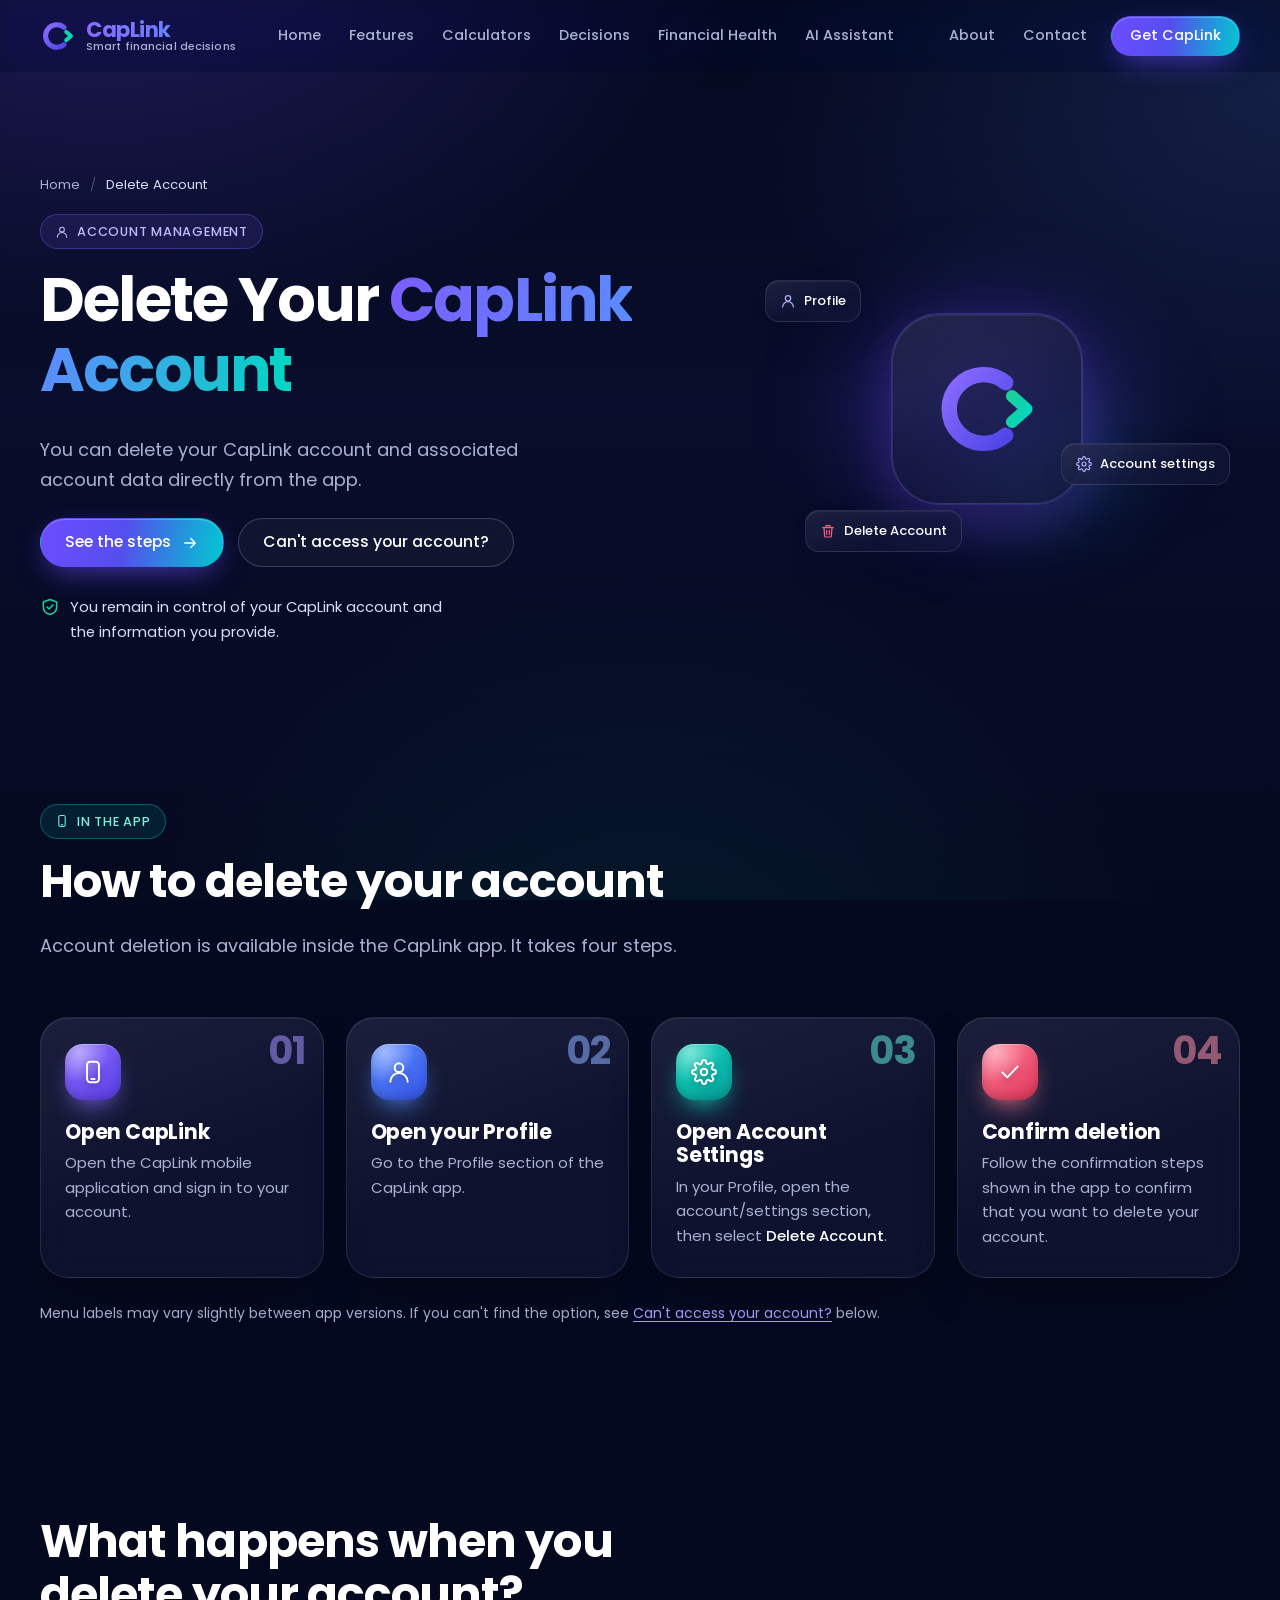
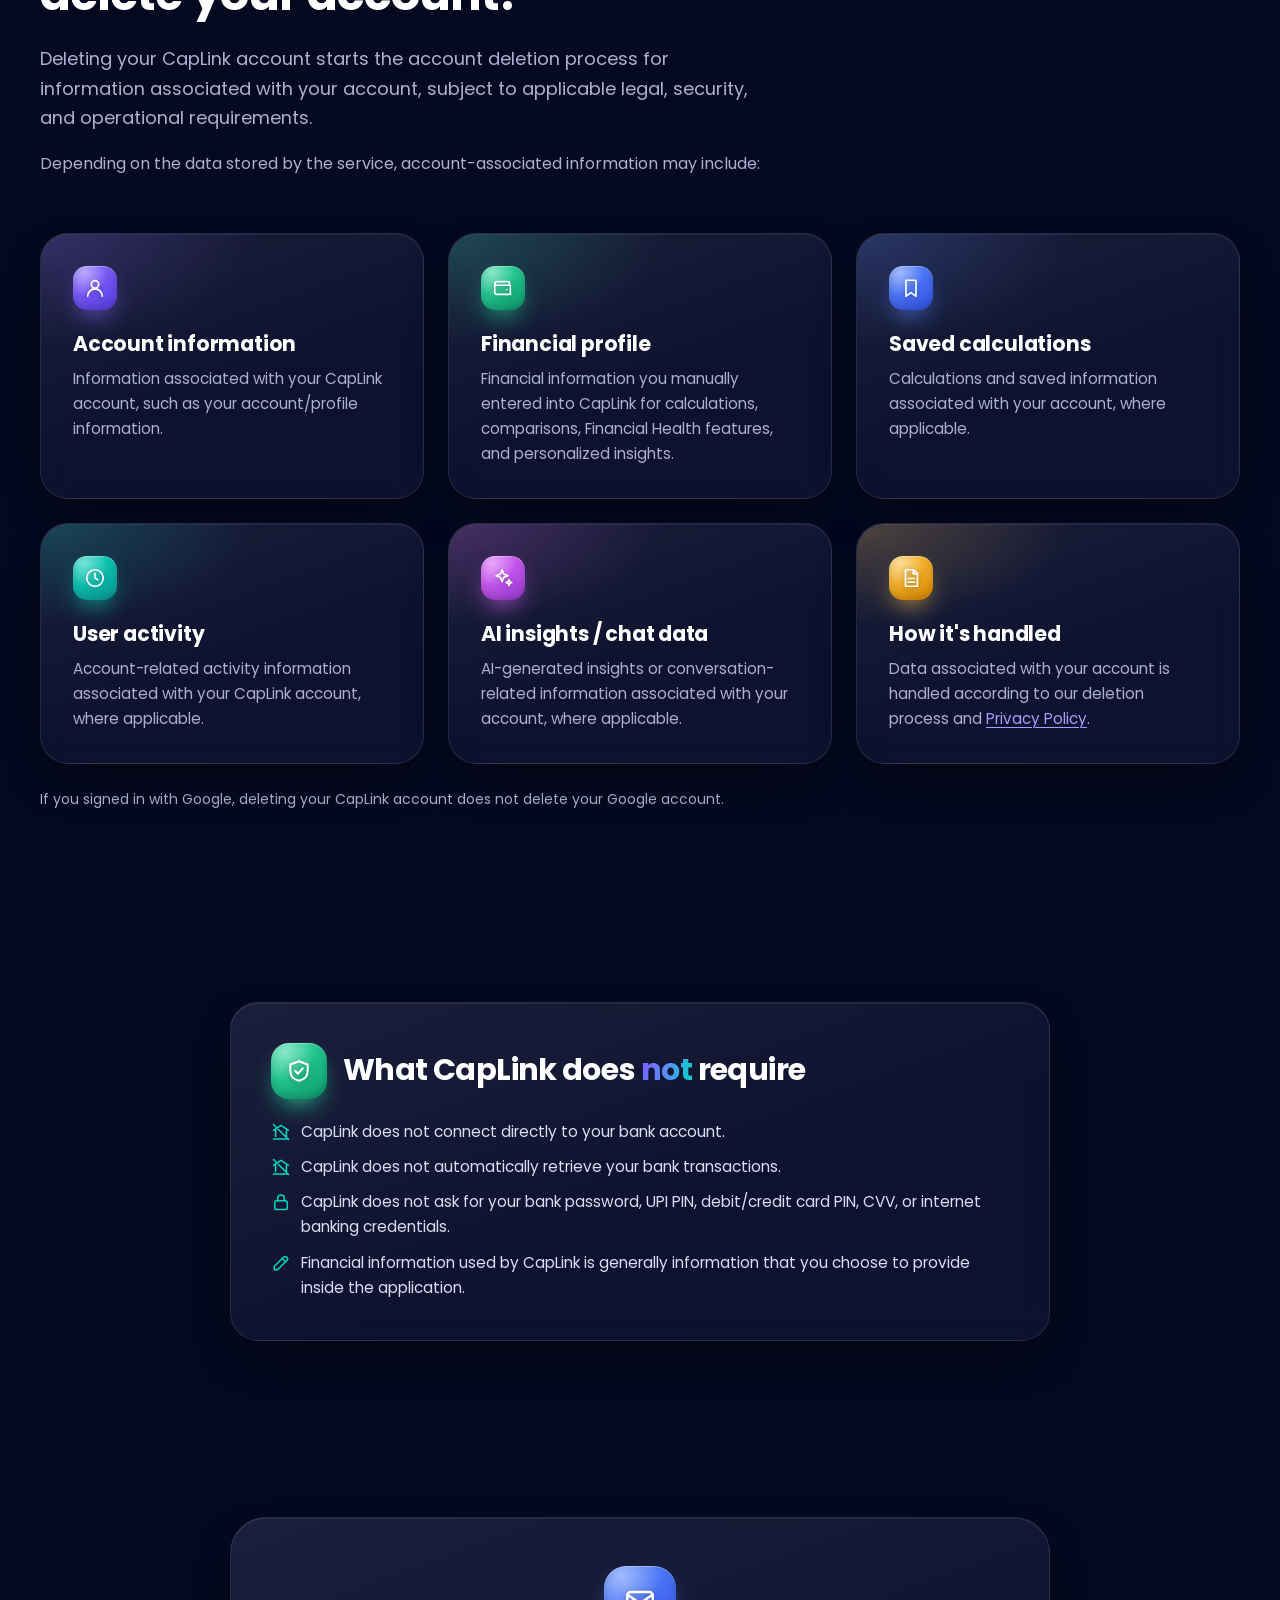
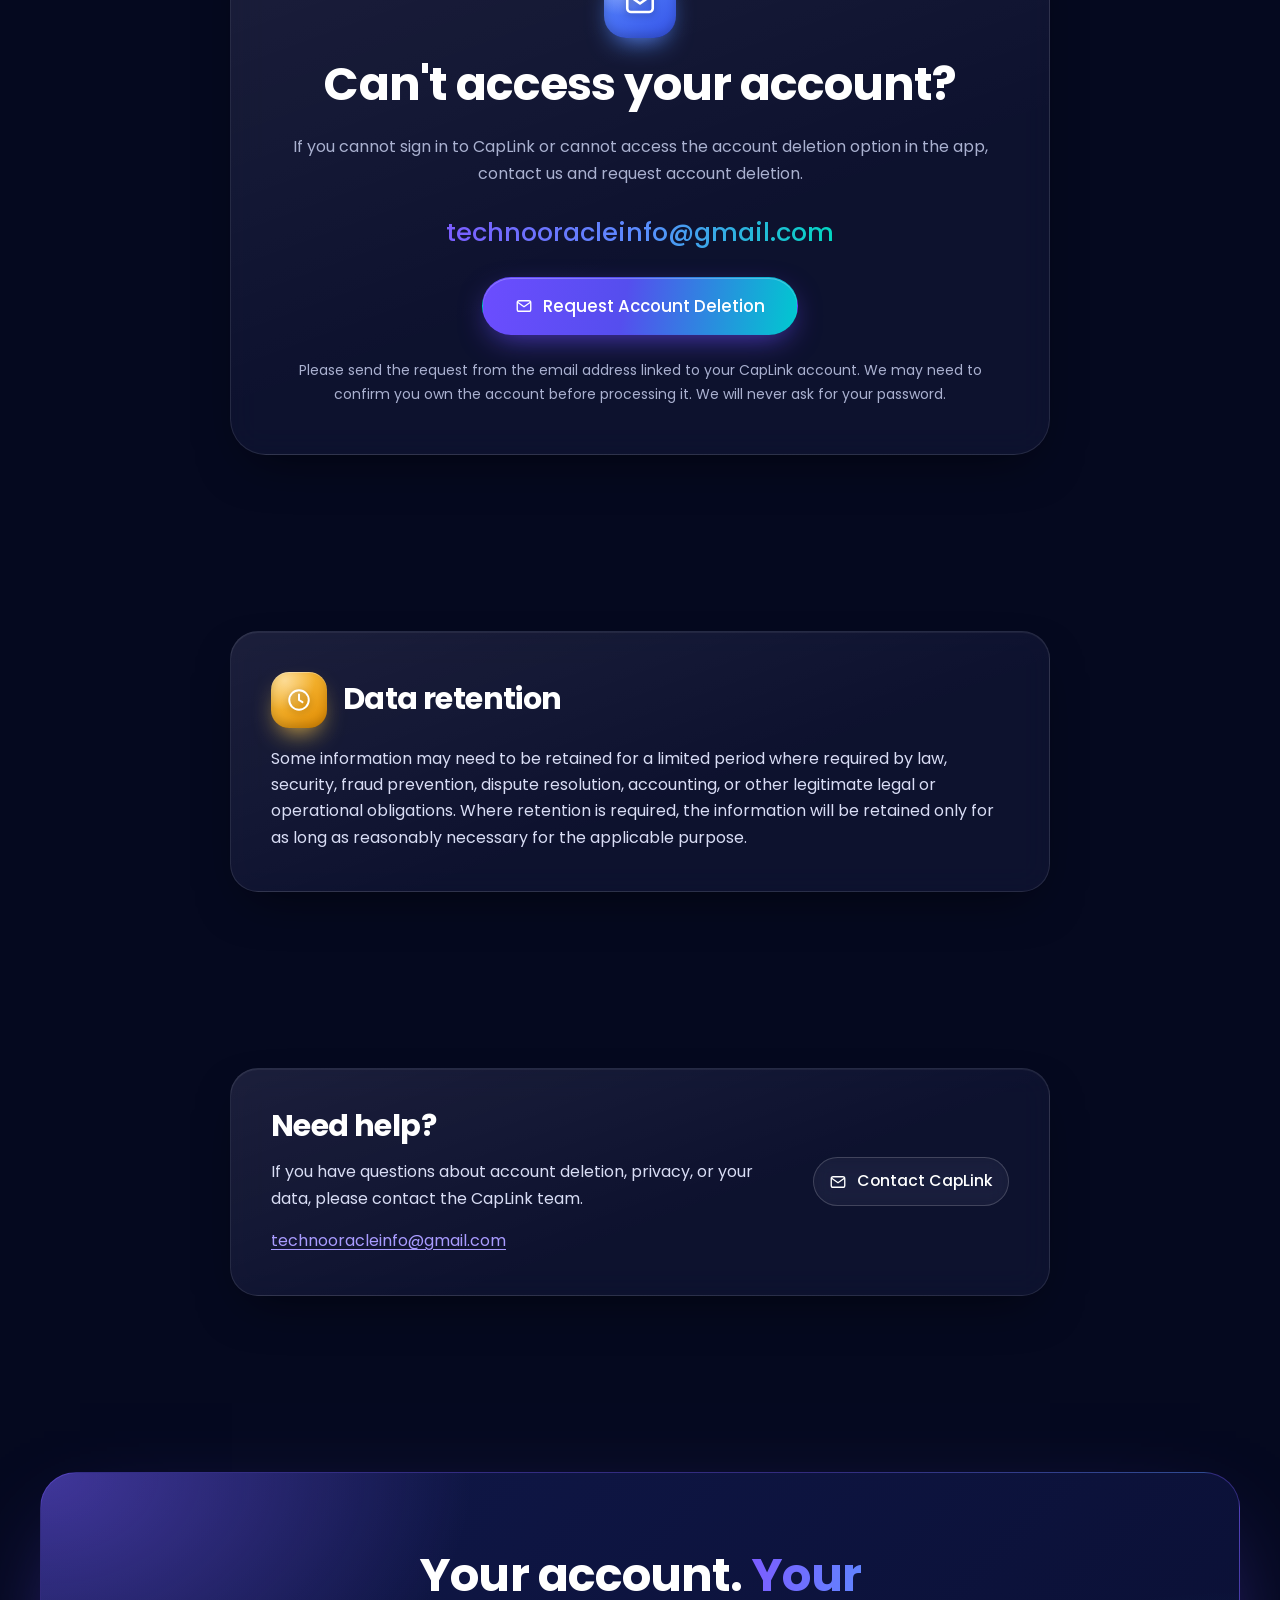
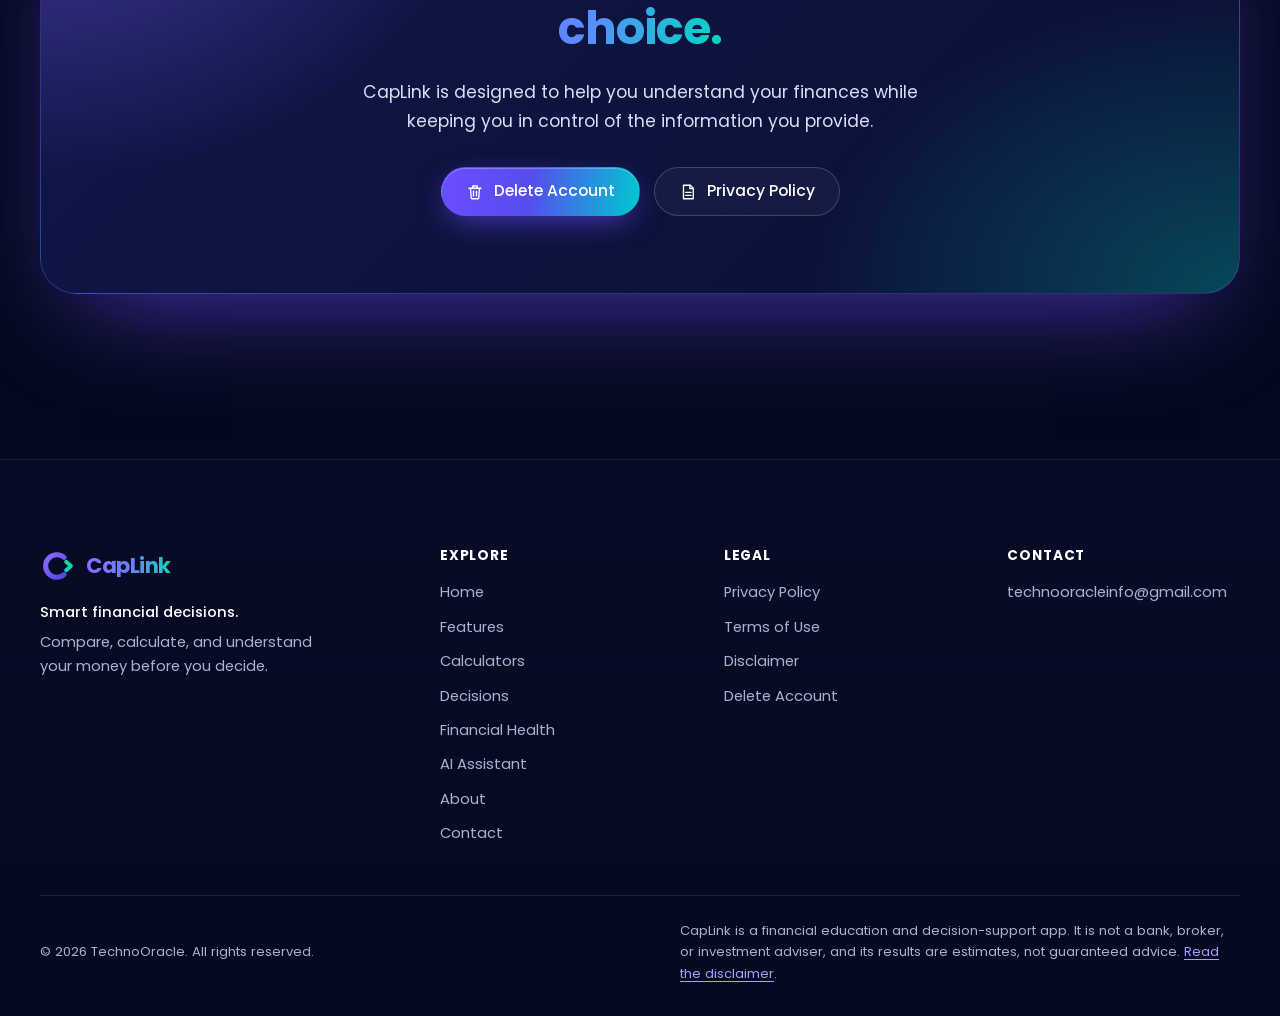
<file: delete-account.html>
<!doctype html>
<html lang="en">
<head>
  <meta charset="UTF-8">
  <meta name="viewport" content="width=device-width, initial-scale=1.0">
  <title>Delete Your CapLink Account</title>
  <meta name="description" content="Learn how to delete your CapLink account and request assistance if you cannot access the account deletion option.">
  <meta name="robots" content="index, follow, max-image-preview:large, max-snippet:-1">
  <meta name="author" content="TechnoOracle">
  <!-- GOOGLE SEARCH CONSOLE VERIFICATION CODE GOES HERE (only if you verify with the HTML-tag method) -->
  <!-- SITE_URL placeholder: run scripts/set-site-url.sh once the production URL is known (see SEO-AUDIT.md). -->
  <link rel="canonical" href="https://YOUR_PRODUCTION_URL_HERE/delete-account.html">
  <meta property="og:type" content="website">
  <meta property="og:site_name" content="CapLink">
  <meta property="og:locale" content="en_IN">
  <meta property="og:title" content="Delete Your CapLink Account">
  <meta property="og:description" content="Learn how to delete your CapLink account and request assistance if you cannot access the account deletion option.">
  <meta property="og:url" content="https://YOUR_PRODUCTION_URL_HERE/delete-account.html">
  <meta property="og:image" content="https://YOUR_PRODUCTION_URL_HERE/assets/seo/caplink-og-image.png">
  <meta property="og:image:type" content="image/png">
  <meta property="og:image:width" content="1200">
  <meta property="og:image:height" content="630">
  <meta property="og:image:alt" content="CapLink — Make smarter financial decisions. Compare, calculate, and understand your money before you decide.">
  <meta name="twitter:card" content="summary_large_image">
  <meta name="twitter:title" content="Delete Your CapLink Account">
  <meta name="twitter:description" content="Learn how to delete your CapLink account and request assistance if you cannot access the account deletion option.">
  <meta name="twitter:image" content="https://YOUR_PRODUCTION_URL_HERE/assets/seo/caplink-og-image.png">
  <meta name="twitter:image:alt" content="CapLink — Make smarter financial decisions. Compare, calculate, and understand your money before you decide.">
  <meta name="theme-color" content="#05091F">
  <meta name="color-scheme" content="dark">
  <link rel="icon" href="favicon.ico" sizes="any">
  <link rel="icon" href="assets/logo/caplink-mark.svg" type="image/svg+xml">
  <link rel="apple-touch-icon" href="assets/icons/apple-touch-icon.png">
  <link rel="manifest" href="site.webmanifest">
  <link rel="preload" href="assets/fonts/poppins-700.woff" as="font" type="font/woff" crossorigin>
  <link rel="preload" href="assets/fonts/poppins-400.woff" as="font" type="font/woff" crossorigin>
  <link rel="stylesheet" href="css/styles.css">
  <link rel="stylesheet" href="css/animations.css">
  <link rel="stylesheet" href="css/responsive.css">
  <script>document.documentElement.classList.add("js");</script>
  <script type="application/ld+json">{"@context":"https://schema.org","@graph":[{"@type":"Organization","@id":"https://YOUR_PRODUCTION_URL_HERE/#organization","name":"TechnoOracle","url":"https://YOUR_PRODUCTION_URL_HERE/","email":"technooracleinfo@gmail.com","logo":{"@type":"ImageObject","url":"https://YOUR_PRODUCTION_URL_HERE/assets/icons/apple-touch-icon.png","width":180,"height":180},"contactPoint":{"@type":"ContactPoint","contactType":"customer support","email":"technooracleinfo@gmail.com"}},{"@type":"WebSite","@id":"https://YOUR_PRODUCTION_URL_HERE/#website","name":"CapLink","alternateName":"CapLink — Smart financial decisions","url":"https://YOUR_PRODUCTION_URL_HERE/","description":"Compare, calculate, and understand your money before you decide.","inLanguage":"en","publisher":{"@id":"https://YOUR_PRODUCTION_URL_HERE/#organization"}},{"@type":"WebPage","@id":"https://YOUR_PRODUCTION_URL_HERE/delete-account.html#webpage","url":"https://YOUR_PRODUCTION_URL_HERE/delete-account.html","name":"Delete Your CapLink Account","description":"Learn how to delete your CapLink account and request assistance if you cannot access the account deletion option.","isPartOf":{"@id":"https://YOUR_PRODUCTION_URL_HERE/#website"},"publisher":{"@id":"https://YOUR_PRODUCTION_URL_HERE/#organization"},"inLanguage":"en","breadcrumb":{"@id":"https://YOUR_PRODUCTION_URL_HERE/delete-account.html#breadcrumb"}},{"@type":"BreadcrumbList","itemListElement":[{"@type":"ListItem","position":1,"name":"Home","item":"https://YOUR_PRODUCTION_URL_HERE/"},{"@type":"ListItem","position":2,"name":"Delete Account","item":"https://YOUR_PRODUCTION_URL_HERE/delete-account.html"}],"@id":"https://YOUR_PRODUCTION_URL_HERE/delete-account.html#breadcrumb"}]}</script>
</head>
<body>
<a class="skip-link" href="#main">Skip to content</a>
<header class="site-header">
  <nav class="nav container" aria-label="Primary">
    <a class="brand" href="index.html" aria-label="CapLink home"><svg class="brand__mark" viewBox="0 0 64 64" aria-hidden="true" focusable="false"><defs><linearGradient id="m2c" x1="0" y1="0" x2="1" y2="1"><stop offset="0" stop-color="#8B6CFF"/><stop offset="1" stop-color="#4F46E5"/></linearGradient><linearGradient id="m2k" x1="0" y1="0" x2="1" y2="1"><stop offset="0" stop-color="#18D09C"/><stop offset="1" stop-color="#00D9C0"/></linearGradient></defs><path d="M42.86 16.68A20 20 0 1 0 42.86 47.32" fill="none" stroke="url(#m2c)" stroke-width="9" stroke-linecap="round"/><path d="M46.5 24.5L55 32L46.5 39.5" fill="none" stroke="url(#m2k)" stroke-width="7" stroke-linecap="round" stroke-linejoin="round"/></svg><span class="brand__text"><span class="brand__name">CapLink</span><span class="brand__tag">Smart financial decisions</span></span></a>
    <ul class="nav__links"><li><a href="index.html">Home</a></li><li><a href="features.html">Features</a></li><li><a href="calculators.html">Calculators</a></li><li><a href="decisions.html">Decisions</a></li><li><a href="financial-health.html">Financial Health</a></li><li><a href="ai-assistant.html">AI Assistant</a></li></ul>
    <ul class="nav__actions"><li><a href="about.html">About</a></li><li><a href="contact.html">Contact</a></li><li><a class="btn btn--primary btn--sm" href="index.html#download">Get CapLink</a></li></ul>
    <button class="nav-toggle" type="button" aria-expanded="false" aria-controls="mobile-menu" aria-label="Open menu">
      <span class="nav-toggle__bar"></span><span class="nav-toggle__bar"></span><span class="nav-toggle__bar"></span>
    </button>
  </nav>
</header>
<div class="mobile-menu" id="mobile-menu">
  <nav aria-label="Mobile">
    <ul><li><a href="index.html">Home</a></li><li><a href="features.html">Features</a></li><li><a href="calculators.html">Calculators</a></li><li><a href="decisions.html">Decisions</a></li><li><a href="financial-health.html">Financial Health</a></li><li><a href="ai-assistant.html">AI Assistant</a></li></ul>
    <p class="mobile-menu__group-label">Company</p>
    <ul><li><a href="about.html">About</a></li><li><a href="contact.html">Contact</a></li></ul>
    <p class="mobile-menu__group-label">Legal</p>
    <ul><li><a href="privacy-policy.html">Privacy Policy</a></li><li><a href="terms.html">Terms of Use</a></li><li><a href="disclaimer.html">Disclaimer</a></li><li><a href="delete-account.html" aria-current="page">Delete Account</a></li></ul>
    <a class="btn btn--primary" href="index.html#download">Get CapLink <svg viewBox="0 0 24 24" fill="none" stroke="currentColor" stroke-width="1.8" stroke-linecap="round" stroke-linejoin="round" aria-hidden="true" focusable="false"><path d="M5 12h14M13 6l6 6-6 6"/></svg></a>
  </nav>
</div>
<main id="main">
<!-- ============ HERO ============ -->
<section class="page-hero" aria-labelledby="page-title">
  <div class="container page-hero__grid">
    <div data-reveal>
      <nav class="breadcrumbs" aria-label="Breadcrumb"><ol><li><a href="index.html">Home</a></li><li aria-current="page">Delete Account</li></ol></nav>
      <p class="eyebrow"><svg viewBox="0 0 24 24" fill="none" stroke="currentColor" stroke-width="1.8" stroke-linecap="round" stroke-linejoin="round" aria-hidden="true" focusable="false"><circle cx="12" cy="8" r="4"/><path d="M4 21a8 8 0 0116 0"/></svg> Account management</p>
      <h1 id="page-title">Delete Your <span class="gradient-text">CapLink Account</span></h1>
      <p class="lead">You can delete your CapLink account and associated account data directly from the app.</p>
      <div class="btn-row mt-3">
        <a class="btn btn--primary" href="#how-to-delete">See the steps <svg viewBox="0 0 24 24" fill="none" stroke="currentColor" stroke-width="1.8" stroke-linecap="round" stroke-linejoin="round" aria-hidden="true" focusable="false"><path d="M5 12h14M13 6l6 6-6 6"/></svg></a>
        <a class="btn btn--ghost" href="#request">Can't access your account?</a>
      </div>
      <p class="del-trust"><svg viewBox="0 0 24 24" fill="none" stroke="currentColor" stroke-width="1.8" stroke-linecap="round" stroke-linejoin="round" aria-hidden="true" focusable="false"><path d="M12 3l8 3v6c0 5-3.5 8-8 9-4.5-1-8-4-8-9V6l8-3z"/><path d="M8.5 12l2.5 2.5 4.5-5"/></svg> <span>You remain in control of your CapLink account and the information you provide.</span></p>
    </div>
    <div class="del-visual" data-reveal="scale" aria-hidden="true">
      <div class="del-visual__tile glass">
        <svg class="del-visual__mark" viewBox="0 0 64 64" aria-hidden="true" focusable="false"><defs><linearGradient id="mlgc" x1="0" y1="0" x2="1" y2="1"><stop offset="0" stop-color="#8B6CFF"/><stop offset="1" stop-color="#4F46E5"/></linearGradient><linearGradient id="mlgk" x1="0" y1="0" x2="1" y2="1"><stop offset="0" stop-color="#18D09C"/><stop offset="1" stop-color="#00D9C0"/></linearGradient></defs><path d="M42.86 16.68A20 20 0 1 0 42.86 47.32" fill="none" stroke="url(#mlgc)" stroke-width="9" stroke-linecap="round"/><path d="M46.5 24.5L55 32L46.5 39.5" fill="none" stroke="url(#mlgk)" stroke-width="7" stroke-linecap="round" stroke-linejoin="round"/></svg>
      </div>
      <span class="del-visual__chip del-visual__chip--a glass"><svg viewBox="0 0 24 24" fill="none" stroke="currentColor" stroke-width="1.8" stroke-linecap="round" stroke-linejoin="round" aria-hidden="true" focusable="false"><circle cx="12" cy="8" r="4"/><path d="M4 21a8 8 0 0116 0"/></svg> Profile</span>
      <span class="del-visual__chip del-visual__chip--b glass"><svg viewBox="0 0 24 24" fill="none" stroke="currentColor" stroke-width="1.8" stroke-linecap="round" stroke-linejoin="round" aria-hidden="true" focusable="false"><circle cx="12" cy="12" r="3"/><path d="M19.4 15a1.6 1.6 0 00.3 1.8l.1.1a2 2 0 11-2.8 2.8l-.1-.1a1.6 1.6 0 00-1.8-.3 1.6 1.6 0 00-1 1.5V21a2 2 0 01-4 0v-.1a1.6 1.6 0 00-1-1.5 1.6 1.6 0 00-1.8.3l-.1.1a2 2 0 11-2.8-2.8l.1-.1a1.6 1.6 0 00.3-1.8 1.6 1.6 0 00-1.5-1H3a2 2 0 010-4h.1a1.6 1.6 0 001.5-1 1.6 1.6 0 00-.3-1.8l-.1-.1a2 2 0 112.8-2.8l.1.1a1.6 1.6 0 001.8.3H9a1.6 1.6 0 001-1.5V3a2 2 0 014 0v.1a1.6 1.6 0 001 1.5 1.6 1.6 0 001.8-.3l.1-.1a2 2 0 112.8 2.8l-.1.1a1.6 1.6 0 00-.3 1.8V9a1.6 1.6 0 001.5 1H21a2 2 0 010 4h-.1a1.6 1.6 0 00-1.5 1z"/></svg> Account settings</span>
      <span class="del-visual__chip del-visual__chip--c glass"><svg viewBox="0 0 24 24" fill="none" stroke="currentColor" stroke-width="1.8" stroke-linecap="round" stroke-linejoin="round" aria-hidden="true" focusable="false"><path d="M4 7h16M10 11v6M14 11v6M6 7l1 13a1 1 0 001 1h8a1 1 0 001-1l1-13M9 7V4h6v3"/></svg> Delete Account</span>
    </div>
  </div>
</section>

<!-- ============ 1. HOW TO DELETE ============ -->
<section class="section section--tight" id="how-to-delete" aria-labelledby="steps-title">
  <div class="container">
    <div class="section-head" data-reveal>
      <p class="eyebrow eyebrow--teal"><svg viewBox="0 0 24 24" fill="none" stroke="currentColor" stroke-width="1.8" stroke-linecap="round" stroke-linejoin="round" aria-hidden="true" focusable="false"><rect x="6.5" y="2.5" width="11" height="19" rx="3"/><path d="M10.5 18.5h3"/></svg> In the app</p>
      <h2 id="steps-title">How to delete your account</h2>
      <p class="lead">Account deletion is available inside the CapLink app. It takes four steps.</p>
    </div>
    <ol class="step-grid" data-reveal-stagger=".08">
      <li class="step-card glass tone-purple" data-reveal>
        <span class="step-card__num" aria-hidden="true">01</span>
        <span class="icon-tile"><svg viewBox="0 0 24 24" fill="none" stroke="currentColor" stroke-width="1.8" stroke-linecap="round" stroke-linejoin="round" aria-hidden="true" focusable="false"><rect x="6.5" y="2.5" width="11" height="19" rx="3"/><path d="M10.5 18.5h3"/></svg></span>
        <h3><span class="visually-hidden">Step 1: </span>Open CapLink</h3>
        <p>Open the CapLink mobile application and sign in to your account.</p>
      </li>
      <li class="step-card glass tone-blue" data-reveal>
        <span class="step-card__num" aria-hidden="true">02</span>
        <span class="icon-tile"><svg viewBox="0 0 24 24" fill="none" stroke="currentColor" stroke-width="1.8" stroke-linecap="round" stroke-linejoin="round" aria-hidden="true" focusable="false"><circle cx="12" cy="8" r="4"/><path d="M4 21a8 8 0 0116 0"/></svg></span>
        <h3><span class="visually-hidden">Step 2: </span>Open your Profile</h3>
        <p>Go to the Profile section of the CapLink app.</p>
      </li>
      <li class="step-card glass tone-teal" data-reveal>
        <span class="step-card__num" aria-hidden="true">03</span>
        <span class="icon-tile"><svg viewBox="0 0 24 24" fill="none" stroke="currentColor" stroke-width="1.8" stroke-linecap="round" stroke-linejoin="round" aria-hidden="true" focusable="false"><circle cx="12" cy="12" r="3"/><path d="M19.4 15a1.6 1.6 0 00.3 1.8l.1.1a2 2 0 11-2.8 2.8l-.1-.1a1.6 1.6 0 00-1.8-.3 1.6 1.6 0 00-1 1.5V21a2 2 0 01-4 0v-.1a1.6 1.6 0 00-1-1.5 1.6 1.6 0 00-1.8.3l-.1.1a2 2 0 11-2.8-2.8l.1-.1a1.6 1.6 0 00.3-1.8 1.6 1.6 0 00-1.5-1H3a2 2 0 010-4h.1a1.6 1.6 0 001.5-1 1.6 1.6 0 00-.3-1.8l-.1-.1a2 2 0 112.8-2.8l.1.1a1.6 1.6 0 001.8.3H9a1.6 1.6 0 001-1.5V3a2 2 0 014 0v.1a1.6 1.6 0 001 1.5 1.6 1.6 0 001.8-.3l.1-.1a2 2 0 112.8 2.8l-.1.1a1.6 1.6 0 00-.3 1.8V9a1.6 1.6 0 001.5 1H21a2 2 0 010 4h-.1a1.6 1.6 0 00-1.5 1z"/></svg></span>
        <h3><span class="visually-hidden">Step 3: </span>Open Account Settings</h3>
        <p>In your Profile, open the account/settings section, then select <strong>Delete Account</strong>.</p>
      </li>
      <li class="step-card glass tone-red" data-reveal>
        <span class="step-card__num" aria-hidden="true">04</span>
        <span class="icon-tile"><svg viewBox="0 0 24 24" fill="none" stroke="currentColor" stroke-width="1.8" stroke-linecap="round" stroke-linejoin="round" aria-hidden="true" focusable="false"><path d="M5 12.5l4.5 4.5L19 7"/></svg></span>
        <h3><span class="visually-hidden">Step 4: </span>Confirm deletion</h3>
        <p>Follow the confirmation steps shown in the app to confirm that you want to delete your account.</p>
      </li>
    </ol>
    <!-- CONFIGURABLE: if the app's menu labels change, update steps 02–03 above. -->
    <p class="small muted mt-3" data-reveal>Menu labels may vary slightly between app versions. If you can't find the option, see <a href="#request">Can't access your account?</a> below.</p>
  </div>
</section>

<!-- ============ 2. WHAT HAPPENS ============ -->
<section class="section section--tight" id="what-happens" aria-labelledby="what-title">
  <div class="container">
    <div class="section-head" data-reveal>
      <h2 id="what-title">What happens when you delete your account?</h2>
      <p class="lead">Deleting your CapLink account starts the account deletion process for information associated with your account, subject to applicable legal, security, and operational requirements.</p>
      <p class="muted">Depending on the data stored by the service, account-associated information may include:</p>
    </div>
    <div class="card-grid card-grid--3" data-reveal-stagger=".06">
      <article class="feature-card glass tone-purple" data-reveal>
        <span class="icon-tile icon-tile--sm"><svg viewBox="0 0 24 24" fill="none" stroke="currentColor" stroke-width="1.8" stroke-linecap="round" stroke-linejoin="round" aria-hidden="true" focusable="false"><circle cx="12" cy="8" r="4"/><path d="M4 21a8 8 0 0116 0"/></svg></span>
        <h3>Account information</h3>
        <p>Information associated with your CapLink account, such as your account/profile information.</p>
      </article>
      <article class="feature-card glass tone-green" data-reveal>
        <span class="icon-tile icon-tile--sm"><svg viewBox="0 0 24 24" fill="none" stroke="currentColor" stroke-width="1.8" stroke-linecap="round" stroke-linejoin="round" aria-hidden="true" focusable="false"><path d="M19 9V6.5A1.5 1.5 0 0017.5 5H5a2 2 0 000 4h15v10H5a2 2 0 01-2-2V7"/><path d="M16 14h.01"/></svg></span>
        <h3>Financial profile</h3>
        <p>Financial information you manually entered into CapLink for calculations, comparisons, Financial Health features, and personalized insights.</p>
      </article>
      <article class="feature-card glass tone-blue" data-reveal>
        <span class="icon-tile icon-tile--sm"><svg viewBox="0 0 24 24" fill="none" stroke="currentColor" stroke-width="1.8" stroke-linecap="round" stroke-linejoin="round" aria-hidden="true" focusable="false"><path d="M6.5 3.5h11v17.5l-5.5-4-5.5 4V3.5z"/></svg></span>
        <h3>Saved calculations</h3>
        <p>Calculations and saved information associated with your account, where applicable.</p>
      </article>
      <article class="feature-card glass tone-teal" data-reveal>
        <span class="icon-tile icon-tile--sm"><svg viewBox="0 0 24 24" fill="none" stroke="currentColor" stroke-width="1.8" stroke-linecap="round" stroke-linejoin="round" aria-hidden="true" focusable="false"><circle cx="12" cy="12" r="9"/><path d="M12 7v5l3.2 2"/></svg></span>
        <h3>User activity</h3>
        <p>Account-related activity information associated with your CapLink account, where applicable.</p>
      </article>
      <article class="feature-card glass tone-pink" data-reveal>
        <span class="icon-tile icon-tile--sm"><svg viewBox="0 0 24 24" fill="none" stroke="currentColor" stroke-width="1.8" stroke-linecap="round" stroke-linejoin="round" aria-hidden="true" focusable="false"><path d="M11 3l1.8 4.7 4.7 1.8-4.7 1.8L11 16l-1.8-4.7L4.5 9.5l4.7-1.8L11 3zM18.5 14l.9 2.1 2.1.9-2.1.9-.9 2.1-.9-2.1-2.1-.9 2.1-.9.9-2.1z"/></svg></span>
        <h3>AI insights / chat data</h3>
        <p>AI-generated insights or conversation-related information associated with your account, where applicable.</p>
      </article>
      <article class="feature-card glass tone-gold" data-reveal>
        <span class="icon-tile icon-tile--sm"><svg viewBox="0 0 24 24" fill="none" stroke="currentColor" stroke-width="1.8" stroke-linecap="round" stroke-linejoin="round" aria-hidden="true" focusable="false"><path d="M6 3h9l4 4v14H6V3z"/><path d="M14.5 3v4.5H19M9 12.5h7M9 16.5h7"/></svg></span>
        <h3>How it's handled</h3>
        <p>Data associated with your account is handled according to our deletion process and <a href="privacy-policy.html#deletion">Privacy Policy</a>.</p>
      </article>
    </div>
    <p class="small muted mt-3" data-reveal>If you signed in with Google, deleting your CapLink account does not delete your Google account.</p>
  </div>
</section>

<!-- ============ 3. WHAT CAPLINK DOES NOT REQUIRE ============ -->
<section class="section section--tight" aria-labelledby="not-required-title">
  <div class="container container--narrow">
    <div class="glass panel del-notreq" data-reveal>
      <div class="del-notreq__head">
        <span class="icon-tile tone-green"><svg viewBox="0 0 24 24" fill="none" stroke="currentColor" stroke-width="1.8" stroke-linecap="round" stroke-linejoin="round" aria-hidden="true" focusable="false"><path d="M12 3l8 3v6c0 5-3.5 8-8 9-4.5-1-8-4-8-9V6l8-3z"/><path d="M8.5 12l2.5 2.5 4.5-5"/></svg></span>
        <h2 id="not-required-title">What CapLink does <span class="gradient-text">not</span> require</h2>
      </div>
      <ul class="benefits">
        <li><svg viewBox="0 0 24 24" fill="none" stroke="currentColor" stroke-width="1.8" stroke-linecap="round" stroke-linejoin="round" aria-hidden="true" focusable="false"><path d="M3 10l9-6 9 6M5.5 10v7.5M18.5 10v7.5M3 20.5h18M3 3l18 18"/></svg> <span>CapLink does not connect directly to your bank account.</span></li>
        <li><svg viewBox="0 0 24 24" fill="none" stroke="currentColor" stroke-width="1.8" stroke-linecap="round" stroke-linejoin="round" aria-hidden="true" focusable="false"><path d="M3 10l9-6 9 6M5.5 10v7.5M18.5 10v7.5M3 20.5h18M3 3l18 18"/></svg> <span>CapLink does not automatically retrieve your bank transactions.</span></li>
        <li><svg viewBox="0 0 24 24" fill="none" stroke="currentColor" stroke-width="1.8" stroke-linecap="round" stroke-linejoin="round" aria-hidden="true" focusable="false"><rect x="4.5" y="10.5" width="15" height="10.5" rx="2.5"/><path d="M8 10.5V7.5a4 4 0 018 0v3"/></svg> <span>CapLink does not ask for your bank password, UPI PIN, debit/credit card PIN, CVV, or internet banking credentials.</span></li>
        <li><svg viewBox="0 0 24 24" fill="none" stroke="currentColor" stroke-width="1.8" stroke-linecap="round" stroke-linejoin="round" aria-hidden="true" focusable="false"><path d="M4 20h4L19 9a2.8 2.8 0 00-4-4L4 16v4z"/><path d="M13.5 6.5l4 4"/></svg> <span>Financial information used by CapLink is generally information that you choose to provide inside the application.</span></li>
      </ul>
    </div>
  </div>
</section>

<!-- ============ 4. CAN'T ACCESS ============ -->
<section class="section section--tight" id="request" aria-labelledby="request-title">
  <div class="container container--narrow">
    <div class="contact-card glass" data-reveal="scale">
      <span class="icon-tile icon-tile--lg tone-blue"><svg viewBox="0 0 24 24" fill="none" stroke="currentColor" stroke-width="1.8" stroke-linecap="round" stroke-linejoin="round" aria-hidden="true" focusable="false"><rect x="3" y="5" width="18" height="14" rx="2.5"/><path d="M3.5 7l8.5 6 8.5-6"/></svg></span>
      <h2 id="request-title">Can't access your account?</h2>
      <p class="muted">If you cannot sign in to CapLink or cannot access the account deletion option in the app, contact us and request account deletion.</p>
      <a href="mailto:technooracleinfo@gmail.com?subject=CapLink%20Account%20Deletion%20Request" class="contact-email" data-config="CONTACT_EMAIL" data-mail-subject="CapLink Account Deletion Request">technooracleinfo@gmail.com</a>
      <div class="btn-row btn-row--center">
        <a class="btn btn--primary btn--lg" href="mailto:technooracleinfo@gmail.com?subject=CapLink%20Account%20Deletion%20Request" data-config="CONTACT_EMAIL" data-config-keep-text data-mail-subject="CapLink Account Deletion Request" aria-label="Request account deletion by email (opens your email app)"><svg viewBox="0 0 24 24" fill="none" stroke="currentColor" stroke-width="1.8" stroke-linecap="round" stroke-linejoin="round" aria-hidden="true" focusable="false"><rect x="3" y="5" width="18" height="14" rx="2.5"/><path d="M3.5 7l8.5 6 8.5-6"/></svg> Request Account Deletion</a>
      </div>
      <p class="small muted mt-3 mb-0">Please send the request from the email address linked to your CapLink account. We may need to confirm you own the account before processing it. We will never ask for your password.</p>
    </div>
  </div>
</section>

<!-- ============ 5. RETENTION ============ -->
<section class="section section--tight" id="retention" aria-labelledby="retention-title">
  <div class="container container--narrow">
    <div class="glass panel" data-reveal>
      <div class="del-notreq__head">
        <span class="icon-tile tone-gold"><svg viewBox="0 0 24 24" fill="none" stroke="currentColor" stroke-width="1.8" stroke-linecap="round" stroke-linejoin="round" aria-hidden="true" focusable="false"><circle cx="12" cy="12" r="9"/><path d="M12 7v5l3.2 2"/></svg></span>
        <h2 id="retention-title">Data retention</h2>
      </div>
      <p class="mb-0">Some information may need to be retained for a limited period where required by law, security, fraud prevention, dispute resolution, accounting, or other legitimate legal or operational obligations. Where retention is required, the information will be retained only for as long as reasonably necessary for the applicable purpose.</p>
    </div>
  </div>
</section>

<!-- ============ 6. NEED HELP ============ -->
<section class="section section--tight" aria-labelledby="help-title">
  <div class="container container--narrow">
    <div class="glass panel del-help" data-reveal>
      <div>
        <h2 id="help-title">Need help?</h2>
        <p>If you have questions about account deletion, privacy, or your data, please contact the CapLink team.</p>
        <p class="mb-0"><a href="mailto:technooracleinfo@gmail.com" data-config="CONTACT_EMAIL">technooracleinfo@gmail.com</a></p>
      </div>
      <a class="btn btn--ghost" href="mailto:technooracleinfo@gmail.com" data-config="CONTACT_EMAIL" data-config-keep-text aria-label="Contact CapLink by email (opens your email app)"><svg viewBox="0 0 24 24" fill="none" stroke="currentColor" stroke-width="1.8" stroke-linecap="round" stroke-linejoin="round" aria-hidden="true" focusable="false"><rect x="3" y="5" width="18" height="14" rx="2.5"/><path d="M3.5 7l8.5 6 8.5-6"/></svg> Contact CapLink</a>
    </div>
  </div>
</section>

<!-- ============ FINAL CTA ============ -->
<section class="section section--tight" aria-labelledby="cta-title">
  <div class="container">
    <div class="cta-panel" data-reveal="scale">
      <h2 id="cta-title">Your account. <span class="gradient-text">Your choice.</span></h2>
      <p>CapLink is designed to help you understand your finances while keeping you in control of the information you provide.</p>
      <div class="btn-row">
        <a class="btn btn--primary" href="#request"><svg viewBox="0 0 24 24" fill="none" stroke="currentColor" stroke-width="1.8" stroke-linecap="round" stroke-linejoin="round" aria-hidden="true" focusable="false"><path d="M4 7h16M10 11v6M14 11v6M6 7l1 13a1 1 0 001 1h8a1 1 0 001-1l1-13M9 7V4h6v3"/></svg> Delete Account</a>
        <a class="btn btn--ghost" href="privacy-policy.html"><svg viewBox="0 0 24 24" fill="none" stroke="currentColor" stroke-width="1.8" stroke-linecap="round" stroke-linejoin="round" aria-hidden="true" focusable="false"><path d="M6 3h9l4 4v14H6V3z"/><path d="M14.5 3v4.5H19M9 12.5h7M9 16.5h7"/></svg> Privacy Policy</a>
      </div>
    </div>
  </div>
</section>

</main>
<footer class="site-footer">
  <div class="container">
    <div class="footer-grid">
      <div class="footer-brand">
        <a class="brand" href="index.html" aria-label="CapLink home"><svg class="brand__mark" viewBox="0 0 64 64" aria-hidden="true" focusable="false"><defs><linearGradient id="m3c" x1="0" y1="0" x2="1" y2="1"><stop offset="0" stop-color="#8B6CFF"/><stop offset="1" stop-color="#4F46E5"/></linearGradient><linearGradient id="m3k" x1="0" y1="0" x2="1" y2="1"><stop offset="0" stop-color="#18D09C"/><stop offset="1" stop-color="#00D9C0"/></linearGradient></defs><path d="M42.86 16.68A20 20 0 1 0 42.86 47.32" fill="none" stroke="url(#m3c)" stroke-width="9" stroke-linecap="round"/><path d="M46.5 24.5L55 32L46.5 39.5" fill="none" stroke="url(#m3k)" stroke-width="7" stroke-linecap="round" stroke-linejoin="round"/></svg><span class="brand__text"><span class="brand__name">CapLink</span></span></a>
        <p class="footer-tagline">Smart financial decisions.</p>
        <p>Compare, calculate, and understand your money before you decide.</p>
      </div>
      <nav class="footer-col" aria-label="Footer navigation">
        <h2>Explore</h2>
        <ul><li><a href="index.html">Home</a></li><li><a href="features.html">Features</a></li><li><a href="calculators.html">Calculators</a></li><li><a href="decisions.html">Decisions</a></li><li><a href="financial-health.html">Financial Health</a></li><li><a href="ai-assistant.html">AI Assistant</a></li><li><a href="about.html">About</a></li><li><a href="contact.html">Contact</a></li></ul>
      </nav>
      <nav class="footer-col" aria-label="Legal">
        <h2>Legal</h2>
        <ul><li><a href="privacy-policy.html">Privacy Policy</a></li><li><a href="terms.html">Terms of Use</a></li><li><a href="disclaimer.html">Disclaimer</a></li><li><a href="delete-account.html">Delete Account</a></li></ul>
      </nav>
      <div class="footer-col">
        <h2>Contact</h2>
        <ul><li><a href="mailto:technooracleinfo@gmail.com" data-config="CONTACT_EMAIL">technooracleinfo@gmail.com</a></li></ul>
      </div>
    </div>
    <div class="footer-bottom">
      <p>&copy; <span data-config="COPYRIGHT_YEAR">2026</span> <span data-config="COMPANY_NAME">TechnoOracle</span>. All rights reserved.</p>
      <p class="footer-disclaimer">CapLink is a financial education and decision-support app. It is not a bank, broker, or investment adviser, and its results are estimates, not guaranteed advice. <a href="disclaimer.html">Read the disclaimer</a>.</p>
    </div>
  </div>
</footer>
<script src="js/config.js" defer></script>
<script src="js/navigation.js" defer></script>
<script src="js/animations.js" defer></script>
<script src="js/main.js" defer></script>
</body>
</html>
</file>
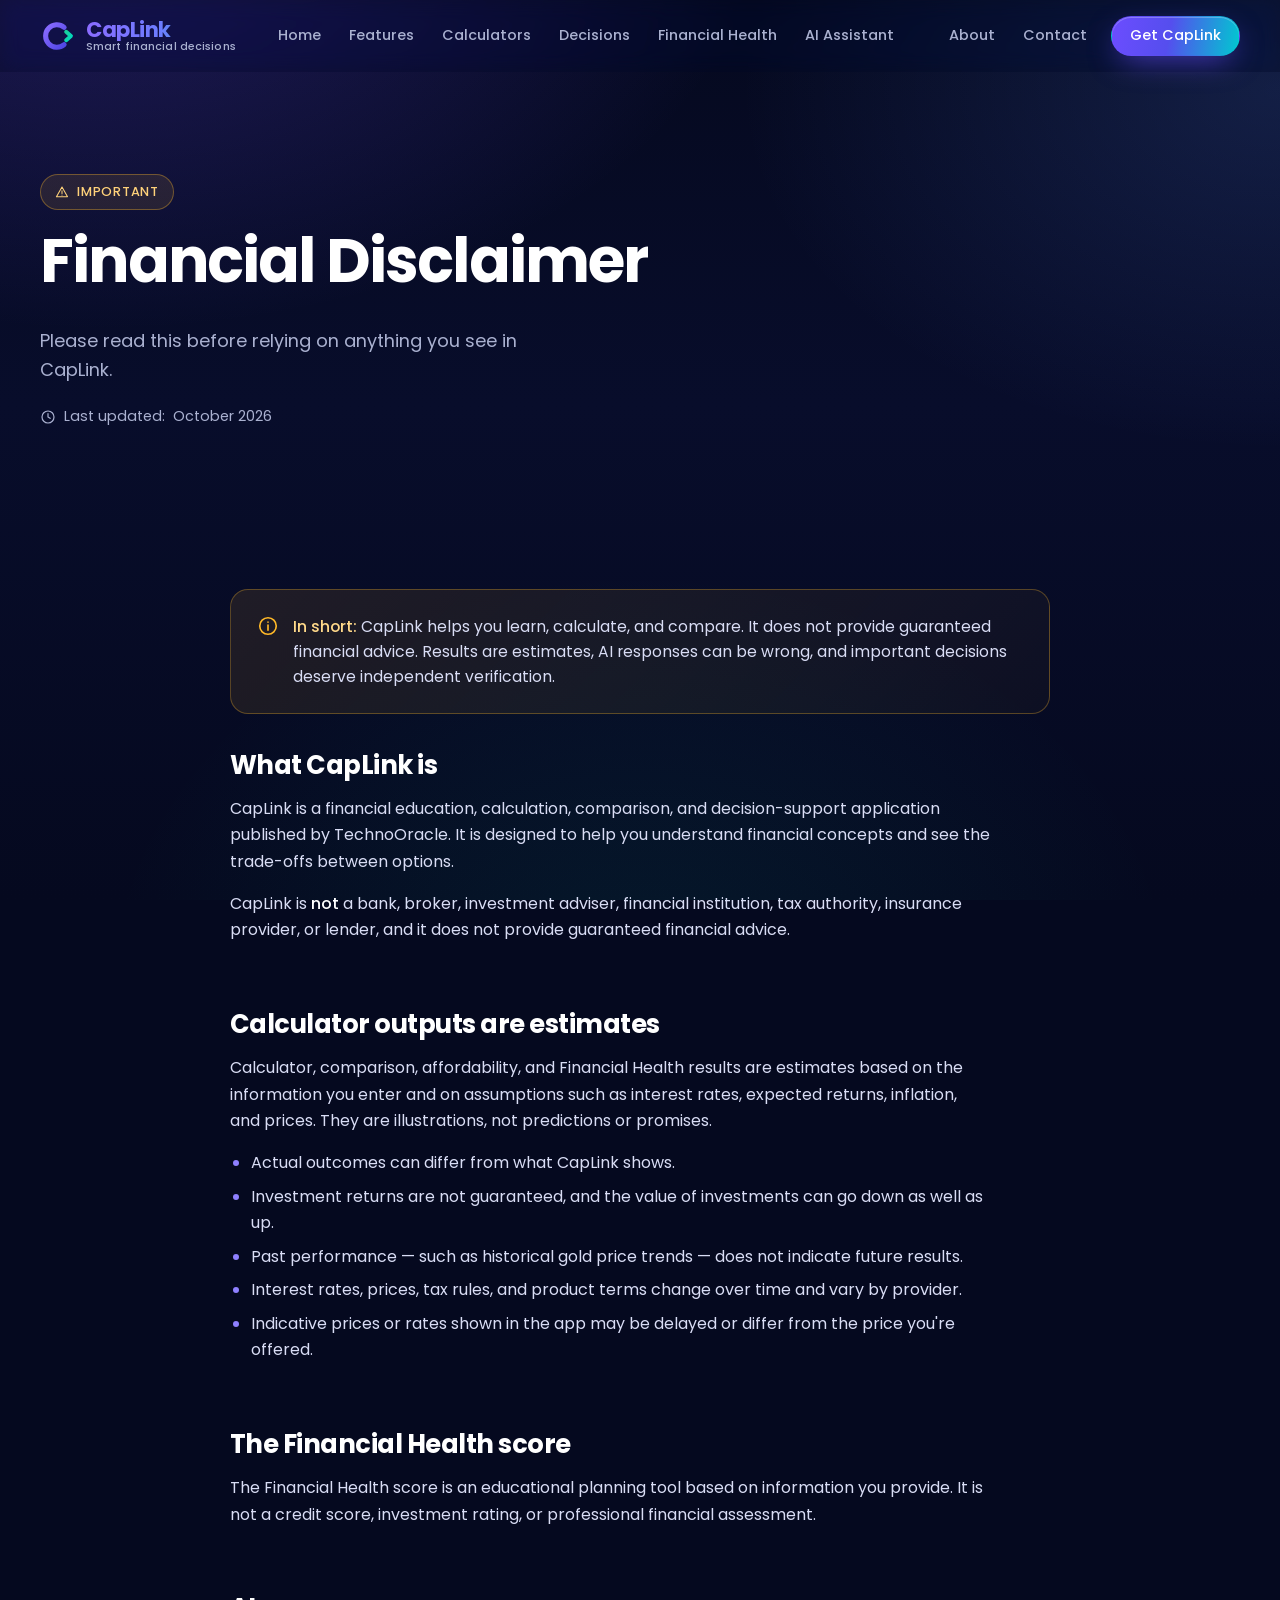
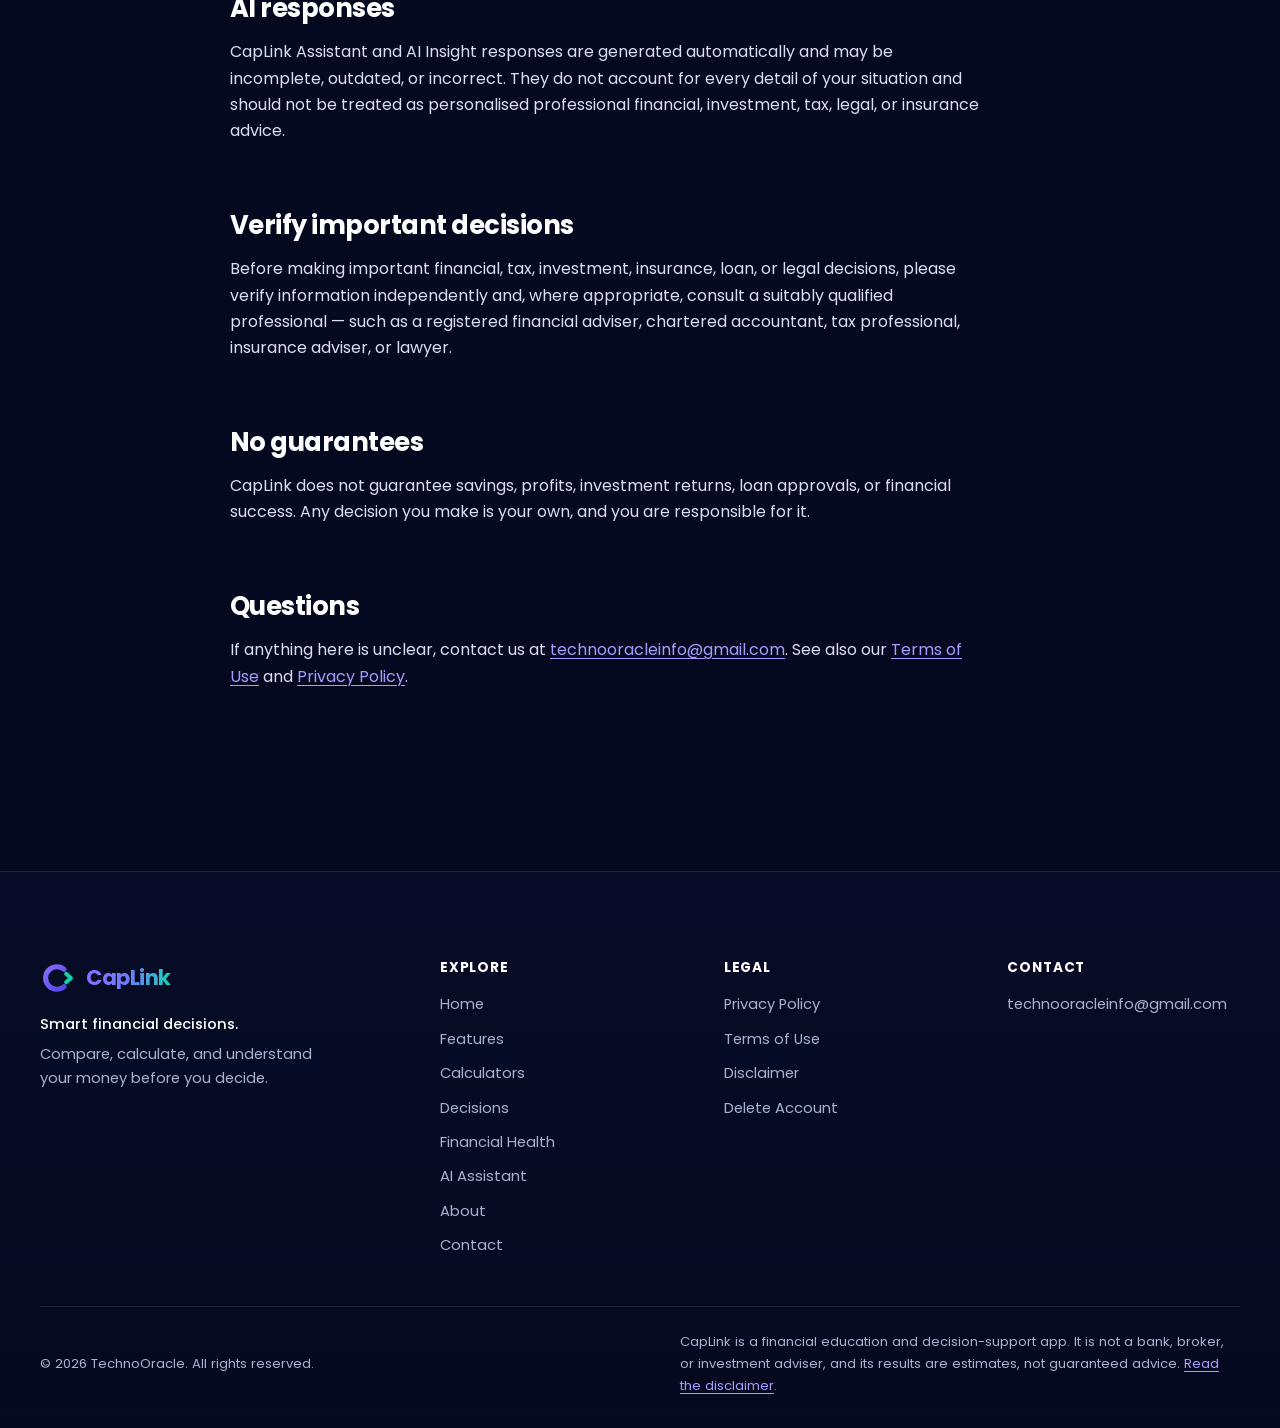
<file: disclaimer.html>
<!doctype html>
<html lang="en">
<head>
  <meta charset="utf-8">
  <meta name="viewport" content="width=device-width, initial-scale=1">
  <title>Financial Disclaimer — CapLink</title>
  <meta name="description" content="CapLink is a financial education, calculation, comparison, and decision-support app. Results are estimates and AI responses may be incorrect. Not professional advice.">
  <!-- Canonical/OG URLs use a placeholder domain: replace YOUR-DOMAIN.com before launch (see README). -->
  <link rel="canonical" href="https://YOUR-DOMAIN.com/disclaimer.html">
  <meta property="og:type" content="website">
  <meta property="og:site_name" content="CapLink">
  <meta property="og:title" content="Financial Disclaimer — CapLink">
  <meta property="og:description" content="CapLink is a financial education, calculation, comparison, and decision-support app. Results are estimates and AI responses may be incorrect. Not professional advice.">
  <meta property="og:url" content="https://YOUR-DOMAIN.com/disclaimer.html">
  <meta property="og:image" content="https://YOUR-DOMAIN.com/assets/backgrounds/og-image.jpg">
  <meta property="og:image:width" content="1200">
  <meta property="og:image:height" content="630">
  <meta name="twitter:card" content="summary_large_image">
  <meta name="theme-color" content="#05091F">
  <meta name="color-scheme" content="dark">
  <link rel="icon" href="assets/logo/caplink-mark.svg" type="image/svg+xml">
  <link rel="icon" href="assets/icons/favicon-32.png" sizes="32x32" type="image/png">
  <link rel="apple-touch-icon" href="assets/icons/apple-touch-icon.png">
  <link rel="preload" href="assets/fonts/poppins-700.woff" as="font" type="font/woff" crossorigin>
  <link rel="preload" href="assets/fonts/poppins-400.woff" as="font" type="font/woff" crossorigin>
  <link rel="stylesheet" href="css/styles.css">
  <link rel="stylesheet" href="css/animations.css">
  <link rel="stylesheet" href="css/responsive.css">
  <script>document.documentElement.classList.add("js");</script>
</head>
<body>
<a class="skip-link" href="#main">Skip to content</a>
<header class="site-header">
  <nav class="nav container" aria-label="Primary">
    <a class="brand" href="index.html" aria-label="CapLink home"><svg class="brand__mark" viewBox="0 0 64 64" aria-hidden="true" focusable="false"><defs><linearGradient id="m2c" x1="0" y1="0" x2="1" y2="1"><stop offset="0" stop-color="#8B6CFF"/><stop offset="1" stop-color="#4F46E5"/></linearGradient><linearGradient id="m2k" x1="0" y1="0" x2="1" y2="1"><stop offset="0" stop-color="#18D09C"/><stop offset="1" stop-color="#00D9C0"/></linearGradient></defs><path d="M42.86 16.68A20 20 0 1 0 42.86 47.32" fill="none" stroke="url(#m2c)" stroke-width="9" stroke-linecap="round"/><path d="M46.5 24.5L55 32L46.5 39.5" fill="none" stroke="url(#m2k)" stroke-width="7" stroke-linecap="round" stroke-linejoin="round"/></svg><span class="brand__text"><span class="brand__name">CapLink</span><span class="brand__tag">Smart financial decisions</span></span></a>
    <ul class="nav__links"><li><a href="index.html">Home</a></li><li><a href="features.html">Features</a></li><li><a href="calculators.html">Calculators</a></li><li><a href="decisions.html">Decisions</a></li><li><a href="financial-health.html">Financial Health</a></li><li><a href="ai-assistant.html">AI Assistant</a></li></ul>
    <ul class="nav__actions"><li><a href="about.html">About</a></li><li><a href="contact.html">Contact</a></li><li><a class="btn btn--primary btn--sm" href="index.html#download">Get CapLink</a></li></ul>
    <button class="nav-toggle" type="button" aria-expanded="false" aria-controls="mobile-menu" aria-label="Open menu">
      <span class="nav-toggle__bar"></span><span class="nav-toggle__bar"></span><span class="nav-toggle__bar"></span>
    </button>
  </nav>
</header>
<div class="mobile-menu" id="mobile-menu">
  <nav aria-label="Mobile">
    <ul><li><a href="index.html">Home</a></li><li><a href="features.html">Features</a></li><li><a href="calculators.html">Calculators</a></li><li><a href="decisions.html">Decisions</a></li><li><a href="financial-health.html">Financial Health</a></li><li><a href="ai-assistant.html">AI Assistant</a></li></ul>
    <p class="mobile-menu__group-label">Company</p>
    <ul><li><a href="about.html">About</a></li><li><a href="contact.html">Contact</a></li></ul>
    <p class="mobile-menu__group-label">Legal</p>
    <ul><li><a href="privacy-policy.html">Privacy Policy</a></li><li><a href="terms.html">Terms of Use</a></li><li><a href="disclaimer.html" aria-current="page">Disclaimer</a></li><li><a href="delete-account.html">Delete Account</a></li></ul>
    <a class="btn btn--primary" href="index.html#download">Get CapLink <svg viewBox="0 0 24 24" fill="none" stroke="currentColor" stroke-width="1.8" stroke-linecap="round" stroke-linejoin="round" aria-hidden="true" focusable="false"><path d="M5 12h14M13 6l6 6-6 6"/></svg></a>
  </nav>
</div>
<main id="main">
<section class="page-hero" aria-labelledby="page-title">
  <div class="container" data-reveal>
    <p class="eyebrow eyebrow--gold"><svg viewBox="0 0 24 24" fill="none" stroke="currentColor" stroke-width="1.8" stroke-linecap="round" stroke-linejoin="round" aria-hidden="true" focusable="false"><path d="M12 3.5l9.5 16.5h-19L12 3.5z"/><path d="M12 10v4.5M12 17.3h.01"/></svg> Important</p>
    <h1 id="page-title">Financial Disclaimer</h1>
    <p class="lead">Please read this before relying on anything you see in CapLink.</p>
    <div class="legal-meta">
      <span><svg viewBox="0 0 24 24" fill="none" stroke="currentColor" stroke-width="1.8" stroke-linecap="round" stroke-linejoin="round" aria-hidden="true" focusable="false"><circle cx="12" cy="12" r="9"/><path d="M12 7v5l3.2 2"/></svg> Last updated: <span data-config="DISCLAIMER_LAST_UPDATED">October 2026</span></span>
    </div>
  </div>
</section>

<div class="section section--tight">
  <div class="container container--narrow">
    <div class="notice notice--lg" data-reveal>
      <svg viewBox="0 0 24 24" fill="none" stroke="currentColor" stroke-width="1.8" stroke-linecap="round" stroke-linejoin="round" aria-hidden="true" focusable="false"><circle cx="12" cy="12" r="9"/><path d="M12 11v5.5M12 7.8h.01"/></svg>
      <p><strong>In short:</strong> CapLink helps you learn, calculate, and compare. It does not provide guaranteed financial advice. Results are estimates, AI responses can be wrong, and important decisions deserve independent verification.</p>
    </div>

    <article class="prose mt-4">
      <h2 id="what">What CapLink is</h2>
      <p>CapLink is a financial education, calculation, comparison, and decision-support application published by <span data-config="COMPANY_NAME">TechnoOracle</span>. It is designed to help you understand financial concepts and see the trade-offs between options.</p>
      <p>CapLink is <strong>not</strong> a bank, broker, investment adviser, financial institution, tax authority, insurance provider, or lender, and it does not provide guaranteed financial advice.</p>

      <h2 id="estimates">Calculator outputs are estimates</h2>
      <p>Calculator, comparison, affordability, and Financial Health results are estimates based on the information you enter and on assumptions such as interest rates, expected returns, inflation, and prices. They are illustrations, not predictions or promises.</p>
      <ul>
        <li>Actual outcomes can differ from what CapLink shows.</li>
        <li>Investment returns are not guaranteed, and the value of investments can go down as well as up.</li>
        <li>Past performance — such as historical gold price trends — does not indicate future results.</li>
        <li>Interest rates, prices, tax rules, and product terms change over time and vary by provider.</li>
        <li>Indicative prices or rates shown in the app may be delayed or differ from the price you're offered.</li>
      </ul>

      <h2 id="health-score">The Financial Health score</h2>
      <p>The Financial Health score is an educational planning tool based on information you provide. It is not a credit score, investment rating, or professional financial assessment.</p>

      <h2 id="ai">AI responses</h2>
      <p>CapLink Assistant and AI Insight responses are generated automatically and may be incomplete, outdated, or incorrect. They do not account for every detail of your situation and should not be treated as personalised professional financial, investment, tax, legal, or insurance advice.</p>

      <h2 id="verify">Verify important decisions</h2>
      <p>Before making important financial, tax, investment, insurance, loan, or legal decisions, please verify information independently and, where appropriate, consult a suitably qualified professional — such as a registered financial adviser, chartered accountant, tax professional, insurance adviser, or lawyer.</p>

      <h2 id="no-guarantee">No guarantees</h2>
      <p>CapLink does not guarantee savings, profits, investment returns, loan approvals, or financial success. Any decision you make is your own, and you are responsible for it.</p>

      <h2 id="questions">Questions</h2>
      <p>If anything here is unclear, contact us at <a href="mailto:technooracleinfo@gmail.com" data-config="CONTACT_EMAIL">technooracleinfo@gmail.com</a>. See also our <a href="terms.html">Terms of Use</a> and <a href="privacy-policy.html">Privacy Policy</a>.</p>
    </article>
  </div>
</div>

</main>
<footer class="site-footer">
  <div class="container">
    <div class="footer-grid">
      <div class="footer-brand">
        <a class="brand" href="index.html" aria-label="CapLink home"><svg class="brand__mark" viewBox="0 0 64 64" aria-hidden="true" focusable="false"><defs><linearGradient id="m3c" x1="0" y1="0" x2="1" y2="1"><stop offset="0" stop-color="#8B6CFF"/><stop offset="1" stop-color="#4F46E5"/></linearGradient><linearGradient id="m3k" x1="0" y1="0" x2="1" y2="1"><stop offset="0" stop-color="#18D09C"/><stop offset="1" stop-color="#00D9C0"/></linearGradient></defs><path d="M42.86 16.68A20 20 0 1 0 42.86 47.32" fill="none" stroke="url(#m3c)" stroke-width="9" stroke-linecap="round"/><path d="M46.5 24.5L55 32L46.5 39.5" fill="none" stroke="url(#m3k)" stroke-width="7" stroke-linecap="round" stroke-linejoin="round"/></svg><span class="brand__text"><span class="brand__name">CapLink</span></span></a>
        <p class="footer-tagline">Smart financial decisions.</p>
        <p>Compare, calculate, and understand your money before you decide.</p>
      </div>
      <nav class="footer-col" aria-label="Footer navigation">
        <h2>Explore</h2>
        <ul><li><a href="index.html">Home</a></li><li><a href="features.html">Features</a></li><li><a href="calculators.html">Calculators</a></li><li><a href="decisions.html">Decisions</a></li><li><a href="financial-health.html">Financial Health</a></li><li><a href="ai-assistant.html">AI Assistant</a></li><li><a href="about.html">About</a></li><li><a href="contact.html">Contact</a></li></ul>
      </nav>
      <nav class="footer-col" aria-label="Legal">
        <h2>Legal</h2>
        <ul><li><a href="privacy-policy.html">Privacy Policy</a></li><li><a href="terms.html">Terms of Use</a></li><li><a href="disclaimer.html">Disclaimer</a></li><li><a href="delete-account.html">Delete Account</a></li></ul>
      </nav>
      <div class="footer-col">
        <h2>Contact</h2>
        <ul><li><a href="mailto:technooracleinfo@gmail.com" data-config="CONTACT_EMAIL">technooracleinfo@gmail.com</a></li></ul>
      </div>
    </div>
    <div class="footer-bottom">
      <p>&copy; <span data-config="COPYRIGHT_YEAR">2026</span> <span data-config="COMPANY_NAME">TechnoOracle</span>. All rights reserved.</p>
      <p class="footer-disclaimer">CapLink is a financial education and decision-support app. It is not a bank, broker, or investment adviser, and its results are estimates, not guaranteed advice. <a href="disclaimer.html">Read the disclaimer</a>.</p>
    </div>
  </div>
</footer>
<script src="js/config.js" defer></script>
<script src="js/navigation.js" defer></script>
<script src="js/animations.js" defer></script>
<script src="js/main.js" defer></script>
</body>
</html>
</file>
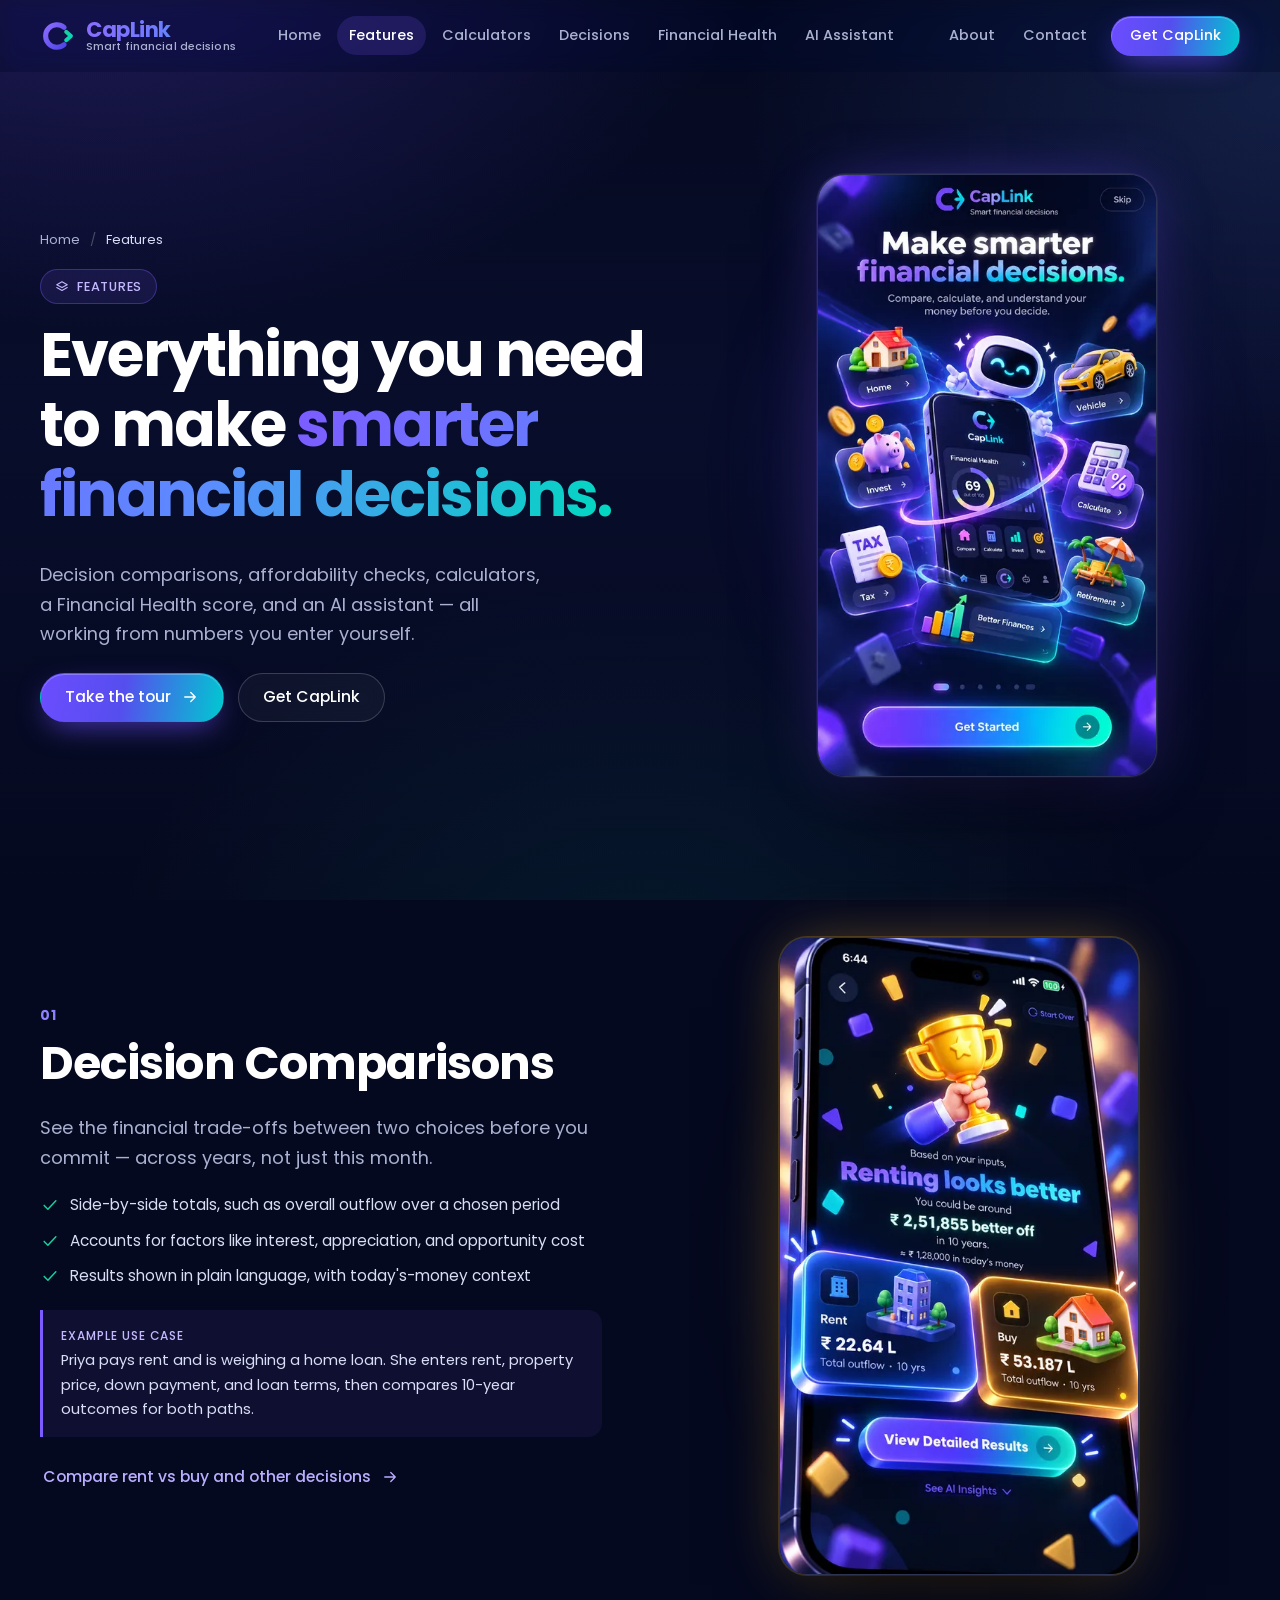
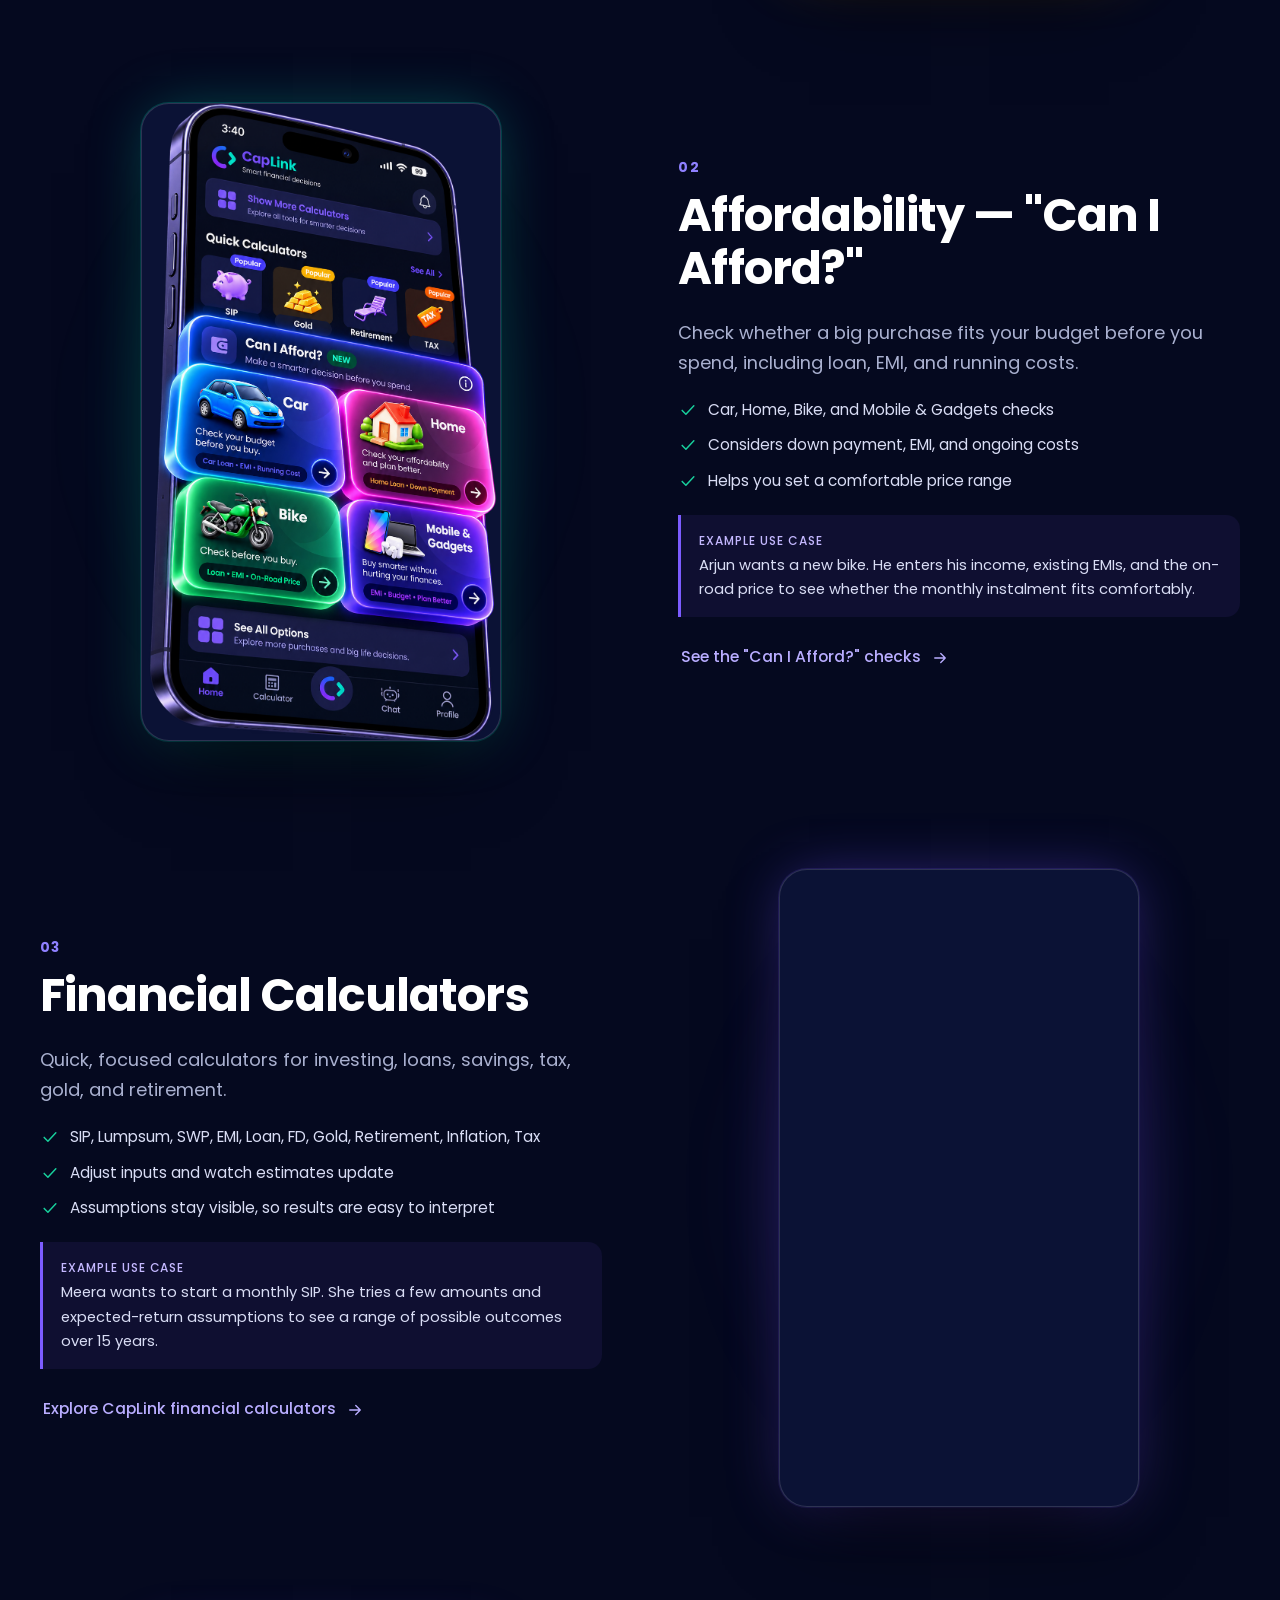
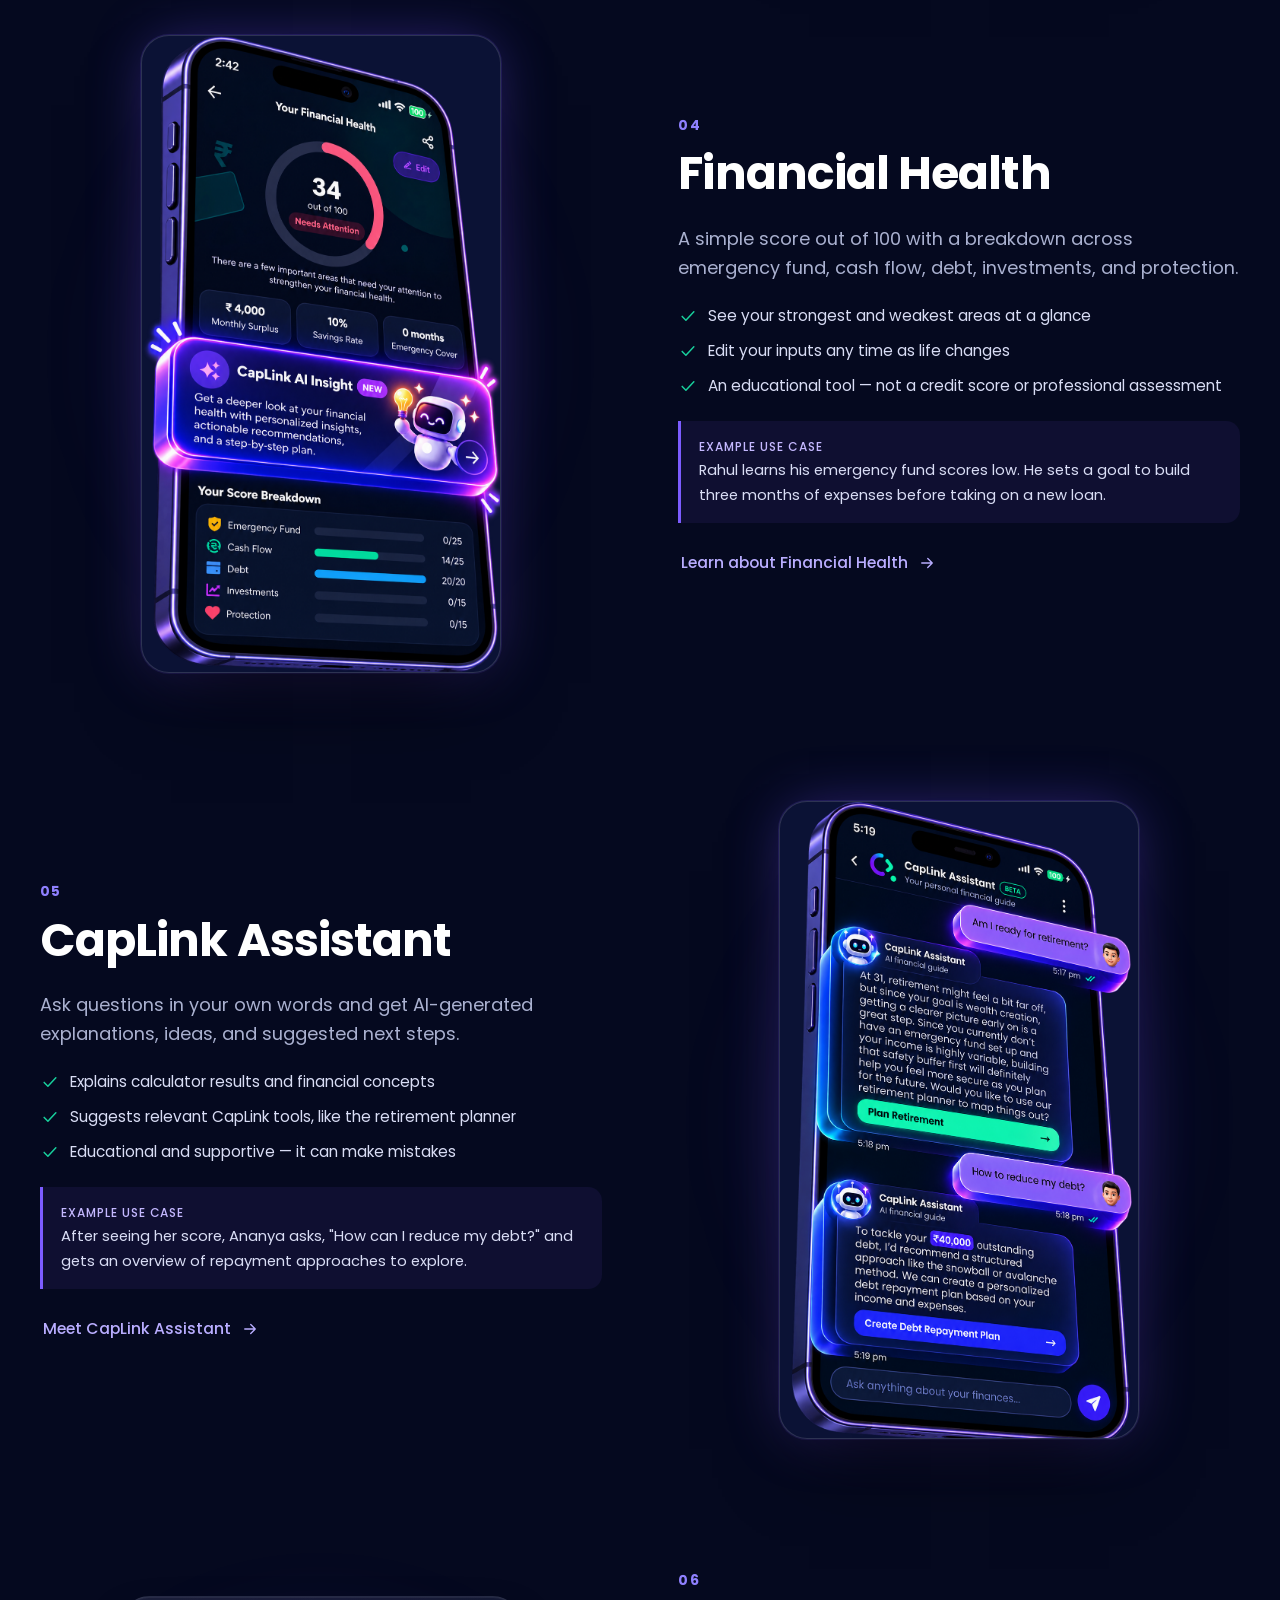
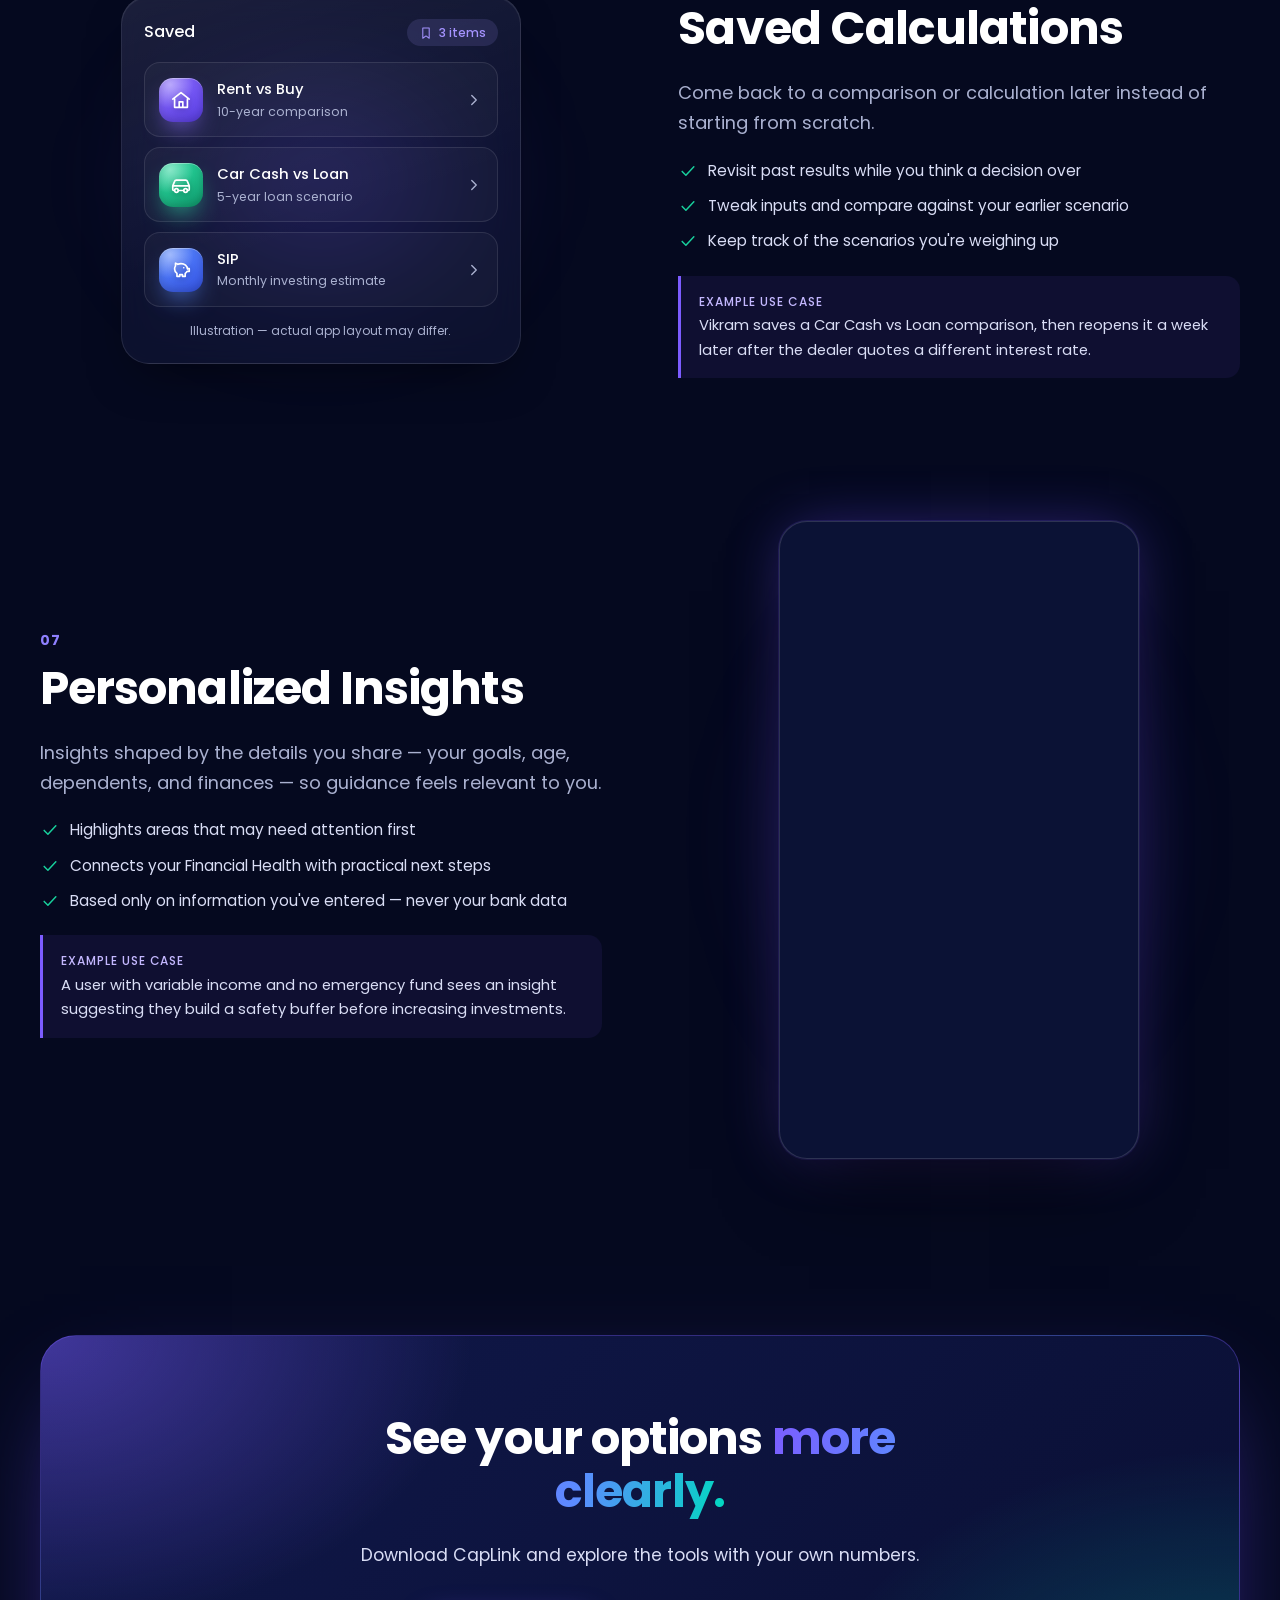
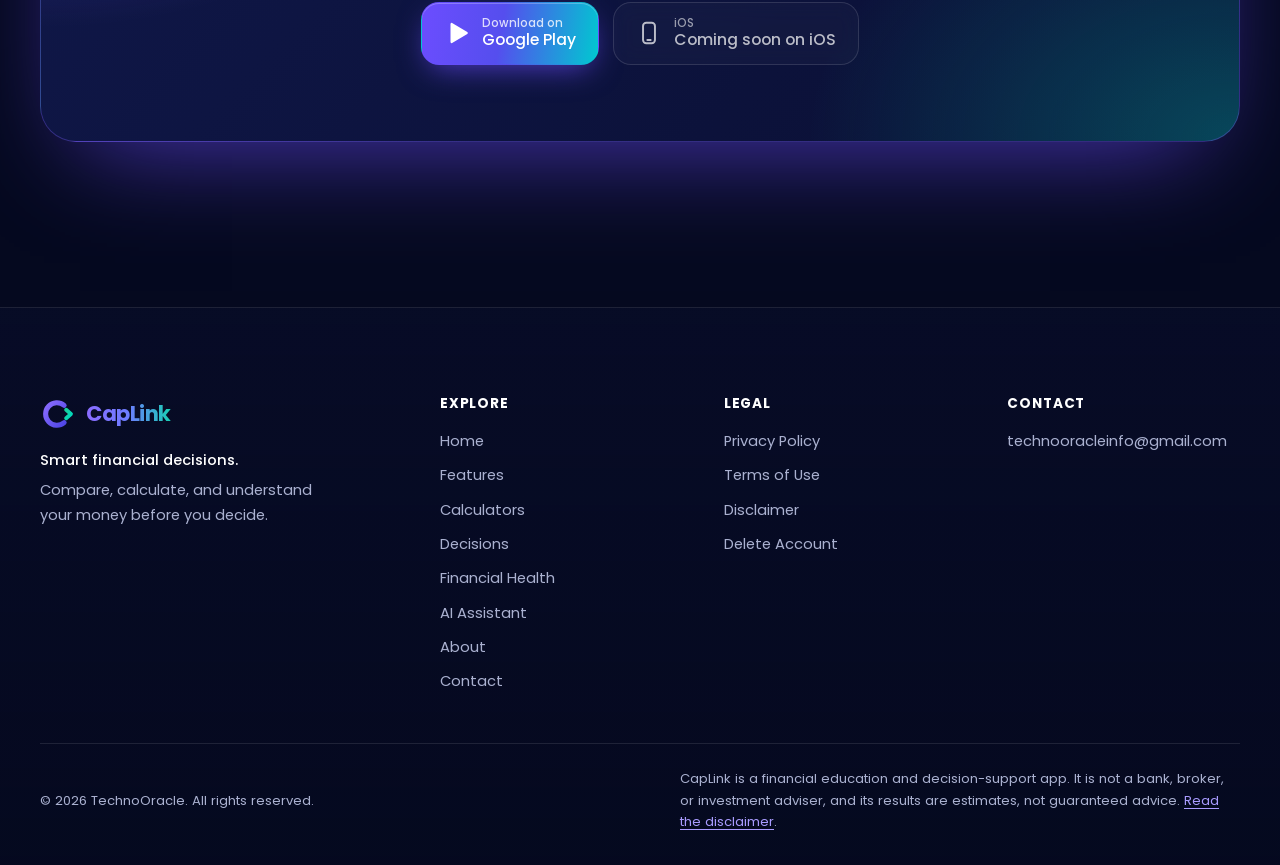
<file: features.html>
<!doctype html>
<html lang="en">
<head>
  <meta charset="UTF-8">
  <meta name="viewport" content="width=device-width, initial-scale=1.0">
  <title>CapLink Features — Financial Decisions, Calculators &amp; Insights</title>
  <meta name="description" content="Explore CapLink&#x27;s financial decision tools, calculators, financial health insights, affordability tools, and AI-powered financial guidance.">
  <meta name="robots" content="index, follow, max-image-preview:large, max-snippet:-1">
  <meta name="author" content="TechnoOracle">
  <!-- GOOGLE SEARCH CONSOLE VERIFICATION CODE GOES HERE (only if you verify with the HTML-tag method) -->
  <!-- SITE_URL placeholder: run scripts/set-site-url.sh once the production URL is known (see SEO-AUDIT.md). -->
  <link rel="canonical" href="https://YOUR_PRODUCTION_URL_HERE/features.html">
  <meta property="og:type" content="website">
  <meta property="og:site_name" content="CapLink">
  <meta property="og:locale" content="en_IN">
  <meta property="og:title" content="CapLink Features — Financial Decisions, Calculators &amp; Insights">
  <meta property="og:description" content="Explore CapLink&#x27;s financial decision tools, calculators, financial health insights, affordability tools, and AI-powered financial guidance.">
  <meta property="og:url" content="https://YOUR_PRODUCTION_URL_HERE/features.html">
  <meta property="og:image" content="https://YOUR_PRODUCTION_URL_HERE/assets/seo/caplink-og-image.png">
  <meta property="og:image:type" content="image/png">
  <meta property="og:image:width" content="1200">
  <meta property="og:image:height" content="630">
  <meta property="og:image:alt" content="CapLink — Make smarter financial decisions. Compare, calculate, and understand your money before you decide.">
  <meta name="twitter:card" content="summary_large_image">
  <meta name="twitter:title" content="CapLink Features — Financial Decisions, Calculators &amp; Insights">
  <meta name="twitter:description" content="Explore CapLink&#x27;s financial decision tools, calculators, financial health insights, affordability tools, and AI-powered financial guidance.">
  <meta name="twitter:image" content="https://YOUR_PRODUCTION_URL_HERE/assets/seo/caplink-og-image.png">
  <meta name="twitter:image:alt" content="CapLink — Make smarter financial decisions. Compare, calculate, and understand your money before you decide.">
  <meta name="theme-color" content="#05091F">
  <meta name="color-scheme" content="dark">
  <link rel="icon" href="favicon.ico" sizes="any">
  <link rel="icon" href="assets/logo/caplink-mark.svg" type="image/svg+xml">
  <link rel="apple-touch-icon" href="assets/icons/apple-touch-icon.png">
  <link rel="manifest" href="site.webmanifest">
  <link rel="preload" href="assets/fonts/poppins-700.woff" as="font" type="font/woff" crossorigin>
  <link rel="preload" href="assets/fonts/poppins-400.woff" as="font" type="font/woff" crossorigin>
  <link rel="stylesheet" href="css/styles.css">
  <link rel="stylesheet" href="css/animations.css">
  <link rel="stylesheet" href="css/responsive.css">
  <script>document.documentElement.classList.add("js");</script>
  <script type="application/ld+json">{"@context":"https://schema.org","@graph":[{"@type":"Organization","@id":"https://YOUR_PRODUCTION_URL_HERE/#organization","name":"TechnoOracle","url":"https://YOUR_PRODUCTION_URL_HERE/","email":"technooracleinfo@gmail.com","logo":{"@type":"ImageObject","url":"https://YOUR_PRODUCTION_URL_HERE/assets/icons/apple-touch-icon.png","width":180,"height":180},"contactPoint":{"@type":"ContactPoint","contactType":"customer support","email":"technooracleinfo@gmail.com"}},{"@type":"WebSite","@id":"https://YOUR_PRODUCTION_URL_HERE/#website","name":"CapLink","alternateName":"CapLink — Smart financial decisions","url":"https://YOUR_PRODUCTION_URL_HERE/","description":"Compare, calculate, and understand your money before you decide.","inLanguage":"en","publisher":{"@id":"https://YOUR_PRODUCTION_URL_HERE/#organization"}},{"@type":"CollectionPage","@id":"https://YOUR_PRODUCTION_URL_HERE/features.html#webpage","url":"https://YOUR_PRODUCTION_URL_HERE/features.html","name":"CapLink Features — Financial Decisions, Calculators & Insights","description":"Explore CapLink's financial decision tools, calculators, financial health insights, affordability tools, and AI-powered financial guidance.","isPartOf":{"@id":"https://YOUR_PRODUCTION_URL_HERE/#website"},"publisher":{"@id":"https://YOUR_PRODUCTION_URL_HERE/#organization"},"inLanguage":"en","breadcrumb":{"@id":"https://YOUR_PRODUCTION_URL_HERE/features.html#breadcrumb"}},{"@type":"BreadcrumbList","itemListElement":[{"@type":"ListItem","position":1,"name":"Home","item":"https://YOUR_PRODUCTION_URL_HERE/"},{"@type":"ListItem","position":2,"name":"Features","item":"https://YOUR_PRODUCTION_URL_HERE/features.html"}],"@id":"https://YOUR_PRODUCTION_URL_HERE/features.html#breadcrumb"}]}</script>
</head>
<body>
<a class="skip-link" href="#main">Skip to content</a>
<header class="site-header">
  <nav class="nav container" aria-label="Primary">
    <a class="brand" href="index.html" aria-label="CapLink home"><svg class="brand__mark" viewBox="0 0 64 64" aria-hidden="true" focusable="false"><defs><linearGradient id="m2c" x1="0" y1="0" x2="1" y2="1"><stop offset="0" stop-color="#8B6CFF"/><stop offset="1" stop-color="#4F46E5"/></linearGradient><linearGradient id="m2k" x1="0" y1="0" x2="1" y2="1"><stop offset="0" stop-color="#18D09C"/><stop offset="1" stop-color="#00D9C0"/></linearGradient></defs><path d="M42.86 16.68A20 20 0 1 0 42.86 47.32" fill="none" stroke="url(#m2c)" stroke-width="9" stroke-linecap="round"/><path d="M46.5 24.5L55 32L46.5 39.5" fill="none" stroke="url(#m2k)" stroke-width="7" stroke-linecap="round" stroke-linejoin="round"/></svg><span class="brand__text"><span class="brand__name">CapLink</span><span class="brand__tag">Smart financial decisions</span></span></a>
    <ul class="nav__links"><li><a href="index.html">Home</a></li><li><a href="features.html" aria-current="page">Features</a></li><li><a href="calculators.html">Calculators</a></li><li><a href="decisions.html">Decisions</a></li><li><a href="financial-health.html">Financial Health</a></li><li><a href="ai-assistant.html">AI Assistant</a></li></ul>
    <ul class="nav__actions"><li><a href="about.html">About</a></li><li><a href="contact.html">Contact</a></li><li><a class="btn btn--primary btn--sm" href="index.html#download">Get CapLink</a></li></ul>
    <button class="nav-toggle" type="button" aria-expanded="false" aria-controls="mobile-menu" aria-label="Open menu">
      <span class="nav-toggle__bar"></span><span class="nav-toggle__bar"></span><span class="nav-toggle__bar"></span>
    </button>
  </nav>
</header>
<div class="mobile-menu" id="mobile-menu">
  <nav aria-label="Mobile">
    <ul><li><a href="index.html">Home</a></li><li><a href="features.html" aria-current="page">Features</a></li><li><a href="calculators.html">Calculators</a></li><li><a href="decisions.html">Decisions</a></li><li><a href="financial-health.html">Financial Health</a></li><li><a href="ai-assistant.html">AI Assistant</a></li></ul>
    <p class="mobile-menu__group-label">Company</p>
    <ul><li><a href="about.html">About</a></li><li><a href="contact.html">Contact</a></li></ul>
    <p class="mobile-menu__group-label">Legal</p>
    <ul><li><a href="privacy-policy.html">Privacy Policy</a></li><li><a href="terms.html">Terms of Use</a></li><li><a href="disclaimer.html">Disclaimer</a></li><li><a href="delete-account.html">Delete Account</a></li></ul>
    <a class="btn btn--primary" href="index.html#download">Get CapLink <svg viewBox="0 0 24 24" fill="none" stroke="currentColor" stroke-width="1.8" stroke-linecap="round" stroke-linejoin="round" aria-hidden="true" focusable="false"><path d="M5 12h14M13 6l6 6-6 6"/></svg></a>
  </nav>
</div>
<main id="main">
<section class="page-hero" aria-labelledby="page-title">
  <div class="container page-hero__grid">
    <div data-reveal>
      <nav class="breadcrumbs" aria-label="Breadcrumb"><ol><li><a href="index.html">Home</a></li><li aria-current="page">Features</li></ol></nav>
      <p class="eyebrow"><svg viewBox="0 0 24 24" fill="none" stroke="currentColor" stroke-width="1.8" stroke-linecap="round" stroke-linejoin="round" aria-hidden="true" focusable="false"><path d="M12 3l9 5-9 5-9-5 9-5z"/><path d="M3 13l9 5 9-5"/></svg> Features</p>
      <h1 id="page-title">Everything you need to make <span class="gradient-text">smarter financial decisions.</span></h1>
      <p class="lead">Decision comparisons, affordability checks, calculators, a Financial Health score, and an AI assistant — all working from numbers you enter yourself.</p>
      <div class="btn-row mt-3">
        <a class="btn btn--primary" href="#decisions">Take the tour <svg viewBox="0 0 24 24" fill="none" stroke="currentColor" stroke-width="1.8" stroke-linecap="round" stroke-linejoin="round" aria-hidden="true" focusable="false"><path d="M5 12h14M13 6l6 6-6 6"/></svg></a>
        <a class="btn btn--ghost" href="index.html#download">Get CapLink</a>
      </div>
    </div>
    <div class="page-hero__media" data-reveal="scale">
      <figure class="shot float-soft"><picture><source type="image/webp" srcset="assets/screenshots/caplink-onboarding-480.webp 480w, assets/screenshots/caplink-onboarding.webp 940w" sizes="(max-width: 640px) 80vw, 360px"><img src="assets/screenshots/caplink-onboarding.jpg" width="940" height="1670" alt="CapLink onboarding screen: &quot;Make smarter financial decisions. Compare, calculate, and understand your money before you decide.&quot; with Home, Vehicle, Invest, Tax, Calculate, and Retirement categories" fetchpriority="high" decoding="async"></picture></figure>
    </div>
  </div>
</section>

<div class="section section--tight">
  <div class="container">

    <!-- 1 -->
    <section class="feature-row split" id="decisions" aria-labelledby="f1">
      <div data-reveal>
        <span class="feature-row__num">01</span>
        <h2 id="f1">Decision Comparisons</h2>
        <p class="lead">See the financial trade-offs between two choices before you commit — across years, not just this month.</p>
        <ul class="benefits">
          <li><svg viewBox="0 0 24 24" fill="none" stroke="currentColor" stroke-width="1.8" stroke-linecap="round" stroke-linejoin="round" aria-hidden="true" focusable="false"><path d="M5 12.5l4.5 4.5L19 7"/></svg> Side-by-side totals, such as overall outflow over a chosen period</li>
          <li><svg viewBox="0 0 24 24" fill="none" stroke="currentColor" stroke-width="1.8" stroke-linecap="round" stroke-linejoin="round" aria-hidden="true" focusable="false"><path d="M5 12.5l4.5 4.5L19 7"/></svg> Accounts for factors like interest, appreciation, and opportunity cost</li>
          <li><svg viewBox="0 0 24 24" fill="none" stroke="currentColor" stroke-width="1.8" stroke-linecap="round" stroke-linejoin="round" aria-hidden="true" focusable="false"><path d="M5 12.5l4.5 4.5L19 7"/></svg> Results shown in plain language, with today's-money context</li>
        </ul>
        <p class="use-case"><strong>Example use case</strong>Priya pays rent and is weighing a home loan. She enters rent, property price, down payment, and loan terms, then compares 10-year outcomes for both paths.</p>
        <p class="mt-3"><a class="btn btn--link" href="decisions.html">Compare rent vs buy and other decisions <svg viewBox="0 0 24 24" fill="none" stroke="currentColor" stroke-width="1.8" stroke-linecap="round" stroke-linejoin="round" aria-hidden="true" focusable="false"><path d="M5 12h14M13 6l6 6-6 6"/></svg></a></p>
      </div>
      <div class="split__media split__media--gold" data-reveal="scale">
        <figure class="shot shot--glow-gold"><picture><source type="image/webp" srcset="assets/screenshots/caplink-rent-vs-buy-result-480.webp 480w, assets/screenshots/caplink-rent-vs-buy-result.webp 940w" sizes="(max-width: 640px) 80vw, 360px"><img src="assets/screenshots/caplink-rent-vs-buy-result.jpg" width="940" height="1670" alt="Example Rent vs Buy result in CapLink comparing total outflow for renting and buying over 10 years" loading="lazy" decoding="async"></picture></figure>
      </div>
    </section>

    <!-- 2 -->
    <section class="feature-row split split--media-left" id="affordability" aria-labelledby="f2">
      <div data-reveal>
        <span class="feature-row__num">02</span>
        <h2 id="f2">Affordability — "Can I Afford?"</h2>
        <p class="lead">Check whether a big purchase fits your budget before you spend, including loan, EMI, and running costs.</p>
        <ul class="benefits">
          <li><svg viewBox="0 0 24 24" fill="none" stroke="currentColor" stroke-width="1.8" stroke-linecap="round" stroke-linejoin="round" aria-hidden="true" focusable="false"><path d="M5 12.5l4.5 4.5L19 7"/></svg> Car, Home, Bike, and Mobile & Gadgets checks</li>
          <li><svg viewBox="0 0 24 24" fill="none" stroke="currentColor" stroke-width="1.8" stroke-linecap="round" stroke-linejoin="round" aria-hidden="true" focusable="false"><path d="M5 12.5l4.5 4.5L19 7"/></svg> Considers down payment, EMI, and ongoing costs</li>
          <li><svg viewBox="0 0 24 24" fill="none" stroke="currentColor" stroke-width="1.8" stroke-linecap="round" stroke-linejoin="round" aria-hidden="true" focusable="false"><path d="M5 12.5l4.5 4.5L19 7"/></svg> Helps you set a comfortable price range</li>
        </ul>
        <p class="use-case"><strong>Example use case</strong>Arjun wants a new bike. He enters his income, existing EMIs, and the on-road price to see whether the monthly instalment fits comfortably.</p>
        <p class="mt-3"><a class="btn btn--link" href="decisions.html#afford-title">See the "Can I Afford?" checks <svg viewBox="0 0 24 24" fill="none" stroke="currentColor" stroke-width="1.8" stroke-linecap="round" stroke-linejoin="round" aria-hidden="true" focusable="false"><path d="M5 12h14M13 6l6 6-6 6"/></svg></a></p>
      </div>
      <div class="split__media split__media--teal" data-reveal="scale">
        <figure class="shot shot--glow-teal"><picture><source type="image/webp" srcset="assets/screenshots/caplink-can-i-afford-480.webp 480w, assets/screenshots/caplink-can-i-afford.webp 940w" sizes="(max-width: 640px) 80vw, 360px"><img src="assets/screenshots/caplink-can-i-afford.jpg" width="940" height="1670" alt="CapLink &quot;Can I Afford?&quot; screen with Car, Home, Bike, and Mobile &amp; Gadgets affordability checks" loading="lazy" decoding="async"></picture></figure>
      </div>
    </section>

    <!-- 3 -->
    <section class="feature-row split" id="calculators" aria-labelledby="f3">
      <div data-reveal>
        <span class="feature-row__num">03</span>
        <h2 id="f3">Financial Calculators</h2>
        <p class="lead">Quick, focused calculators for investing, loans, savings, tax, gold, and retirement.</p>
        <ul class="benefits">
          <li><svg viewBox="0 0 24 24" fill="none" stroke="currentColor" stroke-width="1.8" stroke-linecap="round" stroke-linejoin="round" aria-hidden="true" focusable="false"><path d="M5 12.5l4.5 4.5L19 7"/></svg> SIP, Lumpsum, SWP, EMI, Loan, FD, Gold, Retirement, Inflation, Tax</li>
          <li><svg viewBox="0 0 24 24" fill="none" stroke="currentColor" stroke-width="1.8" stroke-linecap="round" stroke-linejoin="round" aria-hidden="true" focusable="false"><path d="M5 12.5l4.5 4.5L19 7"/></svg> Adjust inputs and watch estimates update</li>
          <li><svg viewBox="0 0 24 24" fill="none" stroke="currentColor" stroke-width="1.8" stroke-linecap="round" stroke-linejoin="round" aria-hidden="true" focusable="false"><path d="M5 12.5l4.5 4.5L19 7"/></svg> Assumptions stay visible, so results are easy to interpret</li>
        </ul>
        <p class="use-case"><strong>Example use case</strong>Meera wants to start a monthly SIP. She tries a few amounts and expected-return assumptions to see a range of possible outcomes over 15 years.</p>
        <p class="mt-3"><a class="btn btn--link" href="calculators.html">Explore CapLink financial calculators <svg viewBox="0 0 24 24" fill="none" stroke="currentColor" stroke-width="1.8" stroke-linecap="round" stroke-linejoin="round" aria-hidden="true" focusable="false"><path d="M5 12h14M13 6l6 6-6 6"/></svg></a></p>
      </div>
      <div class="split__media" data-reveal="scale">
        <figure class="shot "><picture><source type="image/webp" srcset="assets/screenshots/caplink-quick-calculators-480.webp 480w, assets/screenshots/caplink-quick-calculators.webp 940w" sizes="(max-width: 640px) 80vw, 360px"><img src="assets/screenshots/caplink-quick-calculators.jpg" width="940" height="1670" alt="CapLink Quick Calculators screen with SIP, Gold, Retirement, and Tax tiles" loading="lazy" decoding="async"></picture></figure>
      </div>
    </section>

    <!-- 4 -->
    <section class="feature-row split split--media-left" id="financial-health" aria-labelledby="f4">
      <div data-reveal>
        <span class="feature-row__num">04</span>
        <h2 id="f4">Financial Health</h2>
        <p class="lead">A simple score out of 100 with a breakdown across emergency fund, cash flow, debt, investments, and protection.</p>
        <ul class="benefits">
          <li><svg viewBox="0 0 24 24" fill="none" stroke="currentColor" stroke-width="1.8" stroke-linecap="round" stroke-linejoin="round" aria-hidden="true" focusable="false"><path d="M5 12.5l4.5 4.5L19 7"/></svg> See your strongest and weakest areas at a glance</li>
          <li><svg viewBox="0 0 24 24" fill="none" stroke="currentColor" stroke-width="1.8" stroke-linecap="round" stroke-linejoin="round" aria-hidden="true" focusable="false"><path d="M5 12.5l4.5 4.5L19 7"/></svg> Edit your inputs any time as life changes</li>
          <li><svg viewBox="0 0 24 24" fill="none" stroke="currentColor" stroke-width="1.8" stroke-linecap="round" stroke-linejoin="round" aria-hidden="true" focusable="false"><path d="M5 12.5l4.5 4.5L19 7"/></svg> An educational tool — not a credit score or professional assessment</li>
        </ul>
        <p class="use-case"><strong>Example use case</strong>Rahul learns his emergency fund scores low. He sets a goal to build three months of expenses before taking on a new loan.</p>
        <p class="mt-3"><a class="btn btn--link" href="financial-health.html">Learn about Financial Health <svg viewBox="0 0 24 24" fill="none" stroke="currentColor" stroke-width="1.8" stroke-linecap="round" stroke-linejoin="round" aria-hidden="true" focusable="false"><path d="M5 12h14M13 6l6 6-6 6"/></svg></a></p>
      </div>
      <div class="split__media" data-reveal="scale">
        <figure class="shot "><picture><source type="image/webp" srcset="assets/screenshots/caplink-financial-health-480.webp 480w, assets/screenshots/caplink-financial-health.webp 940w" sizes="(max-width: 640px) 80vw, 360px"><img src="assets/screenshots/caplink-financial-health.jpg" width="940" height="1670" alt="CapLink Financial Health screen with an example score of 34 out of 100 marked &quot;Needs Attention&quot; and a score breakdown" loading="lazy" decoding="async"></picture></figure>
      </div>
    </section>

    <!-- 5 -->
    <section class="feature-row split" id="ai-assistant" aria-labelledby="f5">
      <div data-reveal>
        <span class="feature-row__num">05</span>
        <h2 id="f5">CapLink Assistant</h2>
        <p class="lead">Ask questions in your own words and get AI-generated explanations, ideas, and suggested next steps.</p>
        <ul class="benefits">
          <li><svg viewBox="0 0 24 24" fill="none" stroke="currentColor" stroke-width="1.8" stroke-linecap="round" stroke-linejoin="round" aria-hidden="true" focusable="false"><path d="M5 12.5l4.5 4.5L19 7"/></svg> Explains calculator results and financial concepts</li>
          <li><svg viewBox="0 0 24 24" fill="none" stroke="currentColor" stroke-width="1.8" stroke-linecap="round" stroke-linejoin="round" aria-hidden="true" focusable="false"><path d="M5 12.5l4.5 4.5L19 7"/></svg> Suggests relevant CapLink tools, like the retirement planner</li>
          <li><svg viewBox="0 0 24 24" fill="none" stroke="currentColor" stroke-width="1.8" stroke-linecap="round" stroke-linejoin="round" aria-hidden="true" focusable="false"><path d="M5 12.5l4.5 4.5L19 7"/></svg> Educational and supportive — it can make mistakes</li>
        </ul>
        <p class="use-case"><strong>Example use case</strong>After seeing her score, Ananya asks, "How can I reduce my debt?" and gets an overview of repayment approaches to explore.</p>
        <p class="mt-3"><a class="btn btn--link" href="ai-assistant.html">Meet CapLink Assistant <svg viewBox="0 0 24 24" fill="none" stroke="currentColor" stroke-width="1.8" stroke-linecap="round" stroke-linejoin="round" aria-hidden="true" focusable="false"><path d="M5 12h14M13 6l6 6-6 6"/></svg></a></p>
      </div>
      <div class="split__media" data-reveal="scale">
        <figure class="shot "><picture><source type="image/webp" srcset="assets/screenshots/caplink-caplink-assistant-480.webp 480w, assets/screenshots/caplink-caplink-assistant.webp 940w" sizes="(max-width: 640px) 80vw, 360px"><img src="assets/screenshots/caplink-caplink-assistant.jpg" width="940" height="1670" alt="CapLink Assistant chat conversation about retirement readiness and debt reduction" loading="lazy" decoding="async"></picture></figure>
      </div>
    </section>

    <!-- 6 -->
    <section class="feature-row split split--media-left" id="saved" aria-labelledby="f6">
      <div data-reveal>
        <span class="feature-row__num">06</span>
        <h2 id="f6">Saved Calculations</h2>
        <p class="lead">Come back to a comparison or calculation later instead of starting from scratch.</p>
        <ul class="benefits">
          <li><svg viewBox="0 0 24 24" fill="none" stroke="currentColor" stroke-width="1.8" stroke-linecap="round" stroke-linejoin="round" aria-hidden="true" focusable="false"><path d="M5 12.5l4.5 4.5L19 7"/></svg> Revisit past results while you think a decision over</li>
          <li><svg viewBox="0 0 24 24" fill="none" stroke="currentColor" stroke-width="1.8" stroke-linecap="round" stroke-linejoin="round" aria-hidden="true" focusable="false"><path d="M5 12.5l4.5 4.5L19 7"/></svg> Tweak inputs and compare against your earlier scenario</li>
          <li><svg viewBox="0 0 24 24" fill="none" stroke="currentColor" stroke-width="1.8" stroke-linecap="round" stroke-linejoin="round" aria-hidden="true" focusable="false"><path d="M5 12.5l4.5 4.5L19 7"/></svg> Keep track of the scenarios you're weighing up</li>
        </ul>
        <p class="use-case"><strong>Example use case</strong>Vikram saves a Car Cash vs Loan comparison, then reopens it a week later after the dealer quotes a different interest rate.</p>
      </div>
      <div class="split__media" data-reveal="scale">
        <div class="mini-ui glass" aria-label="Illustration of saved calculations" role="img">
          <div class="mini-ui__title"><span>Saved</span><span class="tag tone-purple"><svg viewBox="0 0 24 24" fill="none" stroke="currentColor" stroke-width="1.8" stroke-linecap="round" stroke-linejoin="round" aria-hidden="true" focusable="false"><path d="M6.5 3.5h11v17.5l-5.5-4-5.5 4V3.5z"/></svg> 3 items</span></div>
          <div class="mini-ui__item"><span class="icon-tile icon-tile--sm tone-purple"><svg viewBox="0 0 24 24" fill="none" stroke="currentColor" stroke-width="1.8" stroke-linecap="round" stroke-linejoin="round" aria-hidden="true" focusable="false"><path d="M3 11l9-7 9 7M5 9.5V20h14V9.5M10 20v-6h4v6"/></svg></span><span><strong>Rent vs Buy</strong><span>10-year comparison</span></span><svg viewBox="0 0 24 24" fill="none" stroke="currentColor" stroke-width="1.8" stroke-linecap="round" stroke-linejoin="round" aria-hidden="true" focusable="false"><path d="M9 6l6 6-6 6"/></svg></div>
          <div class="mini-ui__item"><span class="icon-tile icon-tile--sm tone-green"><svg viewBox="0 0 24 24" fill="none" stroke="currentColor" stroke-width="1.8" stroke-linecap="round" stroke-linejoin="round" aria-hidden="true" focusable="false"><path d="M3 13l2-5a2 2 0 011.9-1.3h10.2A2 2 0 0119 8l2 5v4a1 1 0 01-1 1h-1M3 13v4a1 1 0 001 1h1M3 13h18M9 18h6"/><circle cx="7" cy="18" r="2"/><circle cx="17" cy="18" r="2"/></svg></span><span><strong>Car Cash vs Loan</strong><span>5-year loan scenario</span></span><svg viewBox="0 0 24 24" fill="none" stroke="currentColor" stroke-width="1.8" stroke-linecap="round" stroke-linejoin="round" aria-hidden="true" focusable="false"><path d="M9 6l6 6-6 6"/></svg></div>
          <div class="mini-ui__item"><span class="icon-tile icon-tile--sm tone-blue"><svg viewBox="0 0 24 24" fill="none" stroke="currentColor" stroke-width="1.8" stroke-linecap="round" stroke-linejoin="round" aria-hidden="true" focusable="false"><path d="M19 11c0-3.3-3.1-6-7-6-1.3 0-2.5.3-3.5.8L6 4.5v3A6 6 0 005 11c0 1.9 1 3.6 2.6 4.7V19h3v-2h3v2h3v-3.3c.9-.6 1.6-1.4 2-2.2H21v-3h-2.1"/><path d="M15 9.5h.01"/></svg></span><span><strong>SIP</strong><span>Monthly investing estimate</span></span><svg viewBox="0 0 24 24" fill="none" stroke="currentColor" stroke-width="1.8" stroke-linecap="round" stroke-linejoin="round" aria-hidden="true" focusable="false"><path d="M9 6l6 6-6 6"/></svg></div>
          <p class="mini-ui__caption">Illustration — actual app layout may differ.</p>
        </div>
      </div>
    </section>

    <!-- 7 -->
    <section class="feature-row split" id="insights" aria-labelledby="f7">
      <div data-reveal>
        <span class="feature-row__num">07</span>
        <h2 id="f7">Personalized Insights</h2>
        <p class="lead">Insights shaped by the details you share — your goals, age, dependents, and finances — so guidance feels relevant to you.</p>
        <ul class="benefits">
          <li><svg viewBox="0 0 24 24" fill="none" stroke="currentColor" stroke-width="1.8" stroke-linecap="round" stroke-linejoin="round" aria-hidden="true" focusable="false"><path d="M5 12.5l4.5 4.5L19 7"/></svg> Highlights areas that may need attention first</li>
          <li><svg viewBox="0 0 24 24" fill="none" stroke="currentColor" stroke-width="1.8" stroke-linecap="round" stroke-linejoin="round" aria-hidden="true" focusable="false"><path d="M5 12.5l4.5 4.5L19 7"/></svg> Connects your Financial Health with practical next steps</li>
          <li><svg viewBox="0 0 24 24" fill="none" stroke="currentColor" stroke-width="1.8" stroke-linecap="round" stroke-linejoin="round" aria-hidden="true" focusable="false"><path d="M5 12.5l4.5 4.5L19 7"/></svg> Based only on information you've entered — never your bank data</li>
        </ul>
        <p class="use-case"><strong>Example use case</strong>A user with variable income and no emergency fund sees an insight suggesting they build a safety buffer before increasing investments.</p>
      </div>
      <div class="split__media" data-reveal="scale">
        <figure class="shot "><picture><source type="image/webp" srcset="assets/screenshots/caplink-home-health-480.webp 480w, assets/screenshots/caplink-home-health.webp 940w" sizes="(max-width: 640px) 80vw, 360px"><img src="assets/screenshots/caplink-home-health.jpg" width="940" height="1670" alt="CapLink home screen highlighting the Financial Health card with an example score of 69 out of 100, monthly surplus, savings rate, and emergency months" loading="lazy" decoding="async"></picture></figure>
      </div>
    </section>

  </div>
</div>

<section class="section section--tight" aria-labelledby="cta-title">
  <div class="container">
    <div class="cta-panel" data-reveal="scale">
      <h2 id="cta-title">See your options <span class="gradient-text">more clearly.</span></h2>
      <p>Download CapLink and explore the tools with your own numbers.</p>
      <div class="btn-row">
      <a class="btn btn--primary btn--store" href="#" data-config-href="GOOGLE_PLAY_URL" aria-describedby="store-note-1" data-placeholder-msg="The Google Play listing link will be added here soon. Contact us if you'd like to be notified.">
        <svg viewBox="0 0 24 24" fill="currentColor" aria-hidden="true" focusable="false"><path d="M6 3.6v16.8a1 1 0 001.5.86l14-8.4a1 1 0 000-1.72l-14-8.4A1 1 0 006 3.6z"/></svg><span class="btn__label"><small>Download on</small>Google Play</span>
      </a>
      <span class="btn btn--ghost btn--store" aria-disabled="true">
        <svg viewBox="0 0 24 24" fill="none" stroke="currentColor" stroke-width="1.8" stroke-linecap="round" stroke-linejoin="round" aria-hidden="true" focusable="false"><rect x="6.5" y="2.5" width="11" height="19" rx="3"/><path d="M10.5 18.5h3"/></svg><span class="btn__label"><small>iOS</small>Coming soon on iOS</span>
      </span>
    </div>
    <p class="placeholder-note" id="store-note-1" role="status" hidden></p>
    </div>
  </div>
</section>

</main>
<footer class="site-footer">
  <div class="container">
    <div class="footer-grid">
      <div class="footer-brand">
        <a class="brand" href="index.html" aria-label="CapLink home"><svg class="brand__mark" viewBox="0 0 64 64" aria-hidden="true" focusable="false"><defs><linearGradient id="m3c" x1="0" y1="0" x2="1" y2="1"><stop offset="0" stop-color="#8B6CFF"/><stop offset="1" stop-color="#4F46E5"/></linearGradient><linearGradient id="m3k" x1="0" y1="0" x2="1" y2="1"><stop offset="0" stop-color="#18D09C"/><stop offset="1" stop-color="#00D9C0"/></linearGradient></defs><path d="M42.86 16.68A20 20 0 1 0 42.86 47.32" fill="none" stroke="url(#m3c)" stroke-width="9" stroke-linecap="round"/><path d="M46.5 24.5L55 32L46.5 39.5" fill="none" stroke="url(#m3k)" stroke-width="7" stroke-linecap="round" stroke-linejoin="round"/></svg><span class="brand__text"><span class="brand__name">CapLink</span></span></a>
        <p class="footer-tagline">Smart financial decisions.</p>
        <p>Compare, calculate, and understand your money before you decide.</p>
      </div>
      <nav class="footer-col" aria-label="Footer navigation">
        <h2>Explore</h2>
        <ul><li><a href="index.html">Home</a></li><li><a href="features.html">Features</a></li><li><a href="calculators.html">Calculators</a></li><li><a href="decisions.html">Decisions</a></li><li><a href="financial-health.html">Financial Health</a></li><li><a href="ai-assistant.html">AI Assistant</a></li><li><a href="about.html">About</a></li><li><a href="contact.html">Contact</a></li></ul>
      </nav>
      <nav class="footer-col" aria-label="Legal">
        <h2>Legal</h2>
        <ul><li><a href="privacy-policy.html">Privacy Policy</a></li><li><a href="terms.html">Terms of Use</a></li><li><a href="disclaimer.html">Disclaimer</a></li><li><a href="delete-account.html">Delete Account</a></li></ul>
      </nav>
      <div class="footer-col">
        <h2>Contact</h2>
        <ul><li><a href="mailto:technooracleinfo@gmail.com" data-config="CONTACT_EMAIL">technooracleinfo@gmail.com</a></li></ul>
      </div>
    </div>
    <div class="footer-bottom">
      <p>&copy; <span data-config="COPYRIGHT_YEAR">2026</span> <span data-config="COMPANY_NAME">TechnoOracle</span>. All rights reserved.</p>
      <p class="footer-disclaimer">CapLink is a financial education and decision-support app. It is not a bank, broker, or investment adviser, and its results are estimates, not guaranteed advice. <a href="disclaimer.html">Read the disclaimer</a>.</p>
    </div>
  </div>
</footer>
<script src="js/config.js" defer></script>
<script src="js/navigation.js" defer></script>
<script src="js/animations.js" defer></script>
<script src="js/main.js" defer></script>
</body>
</html>
</file>
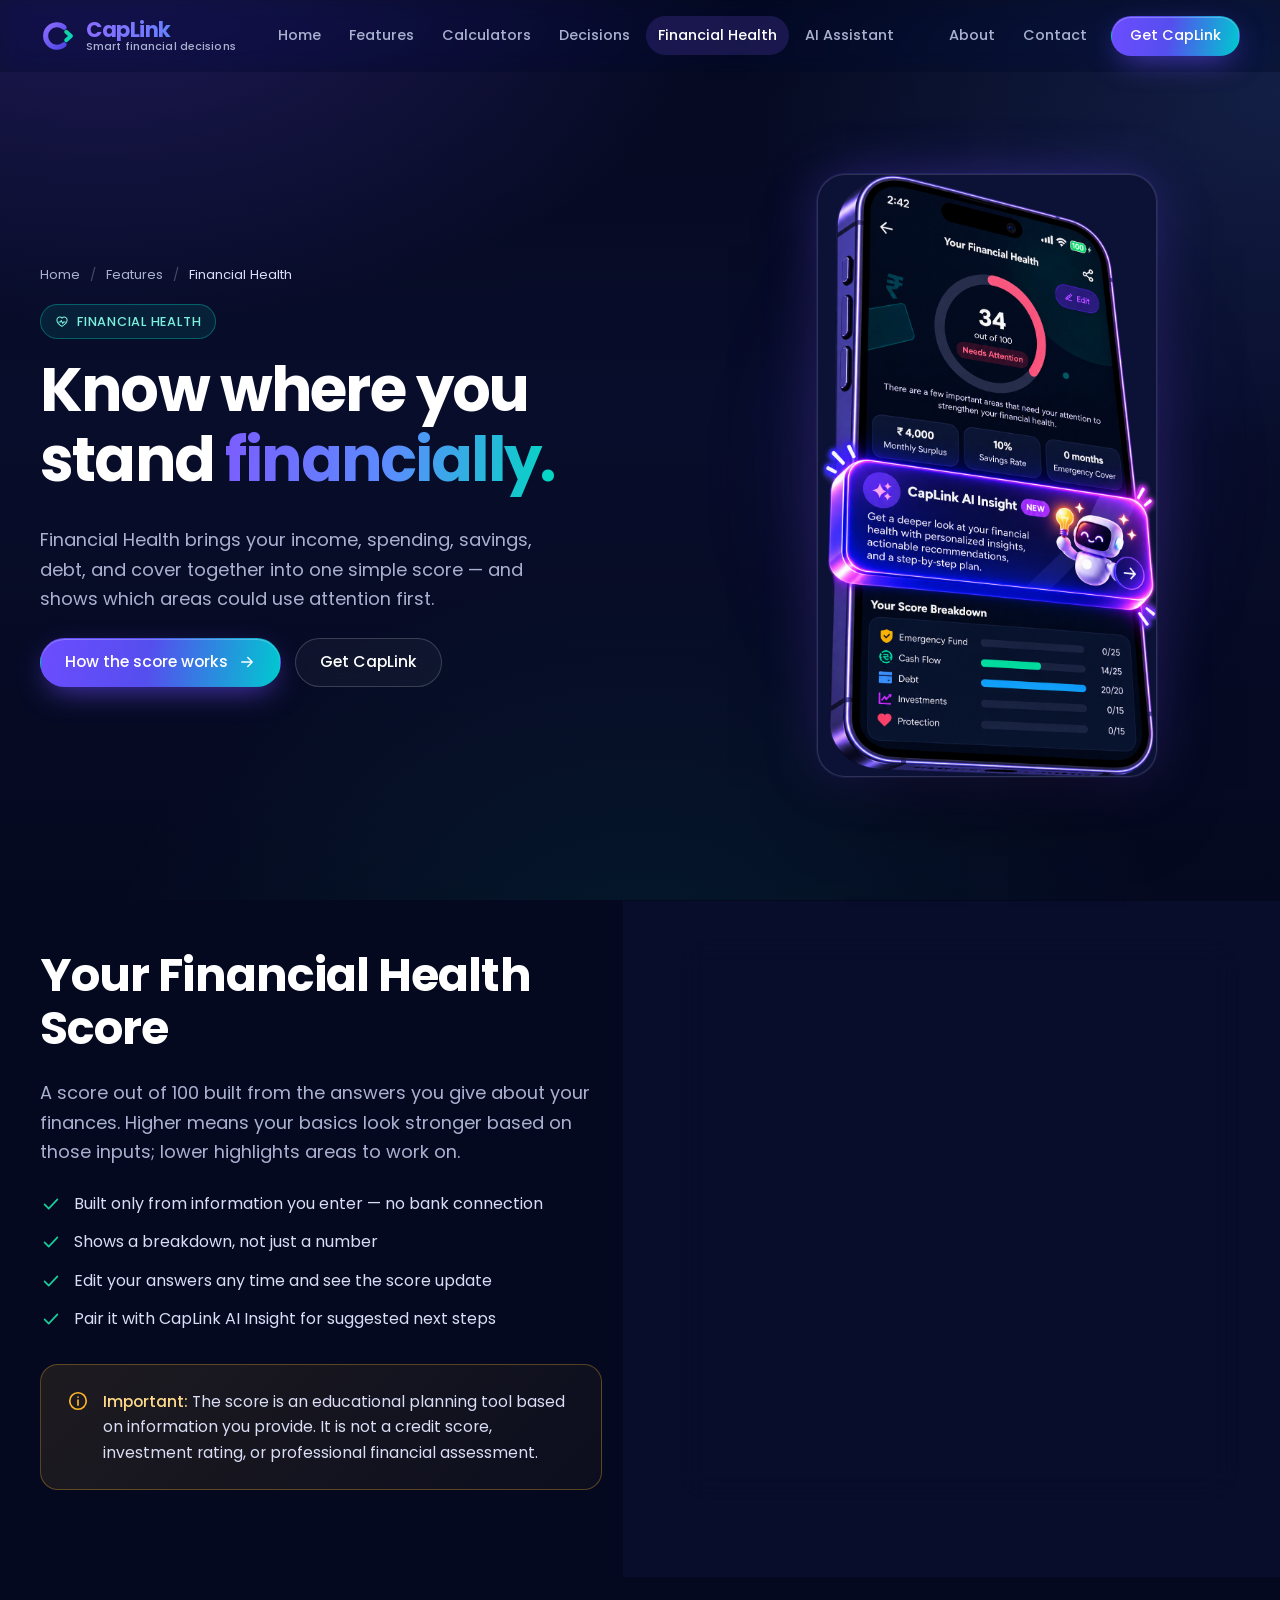
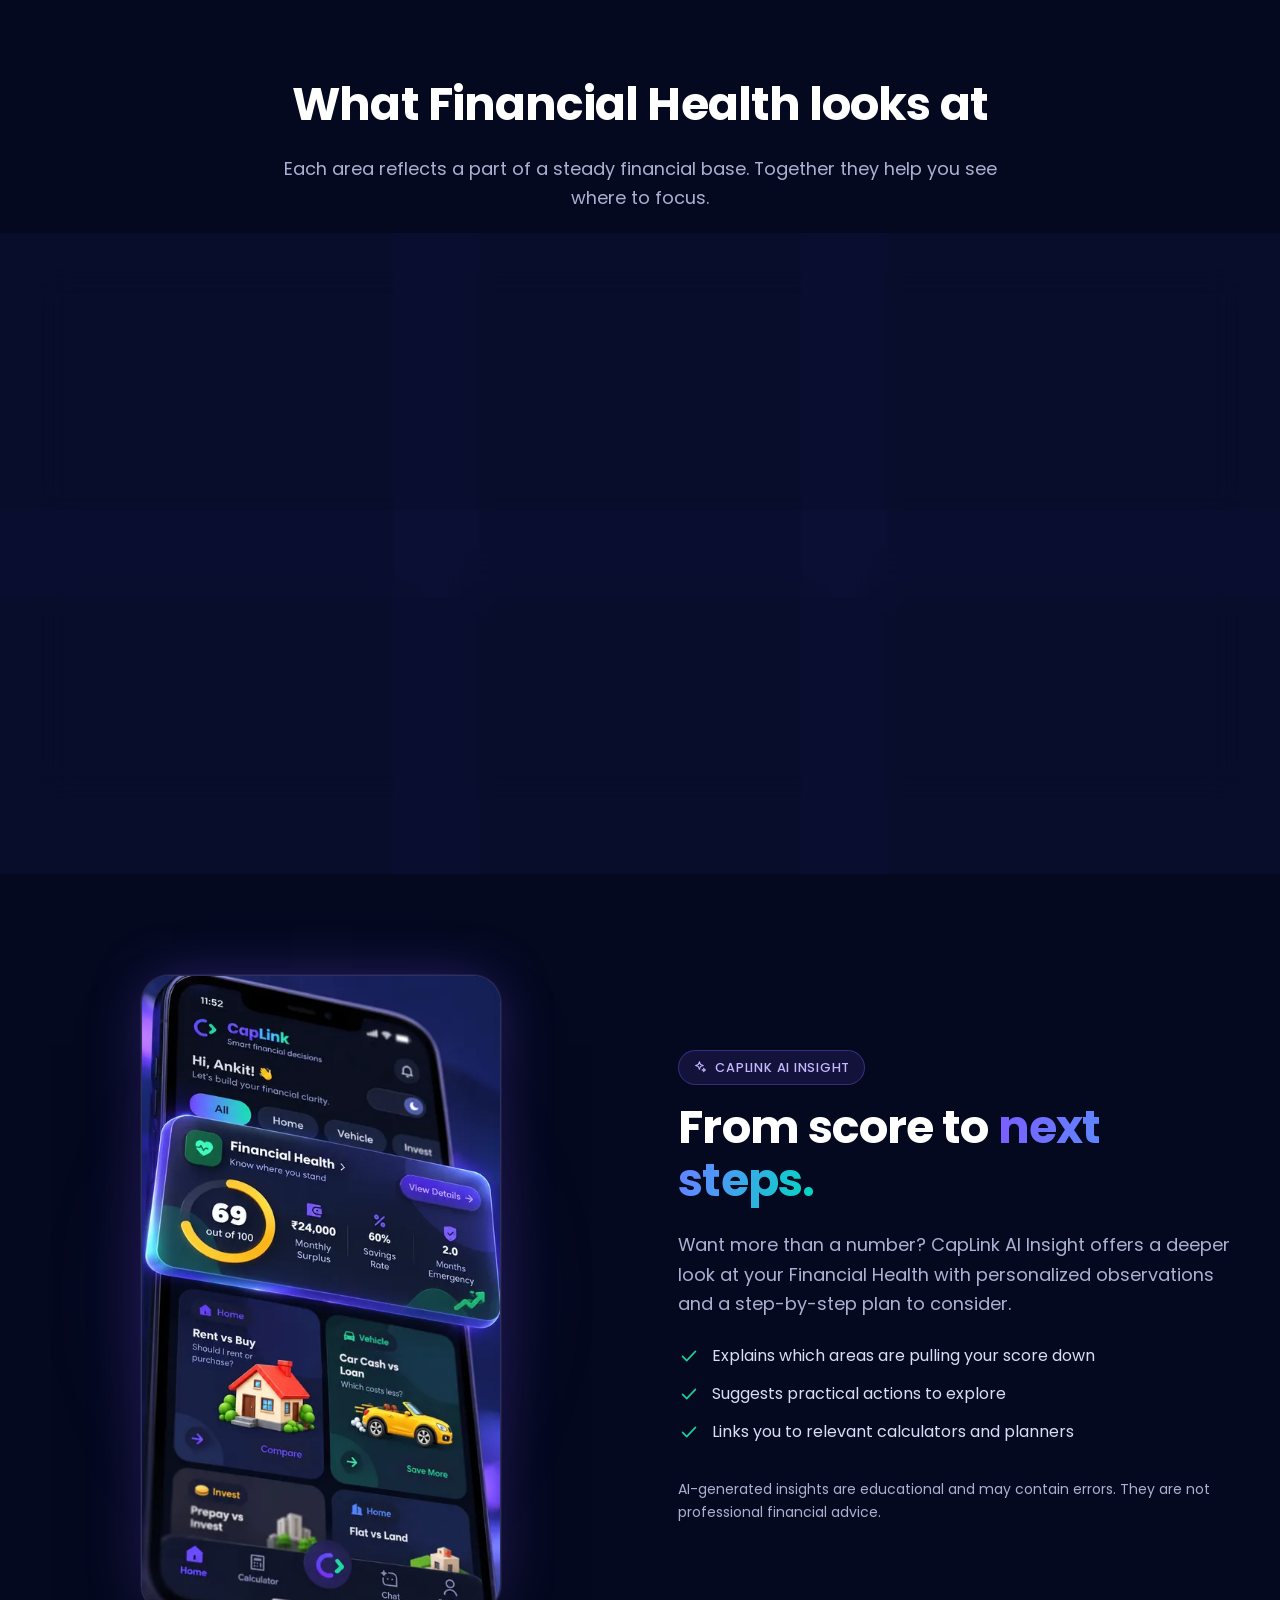
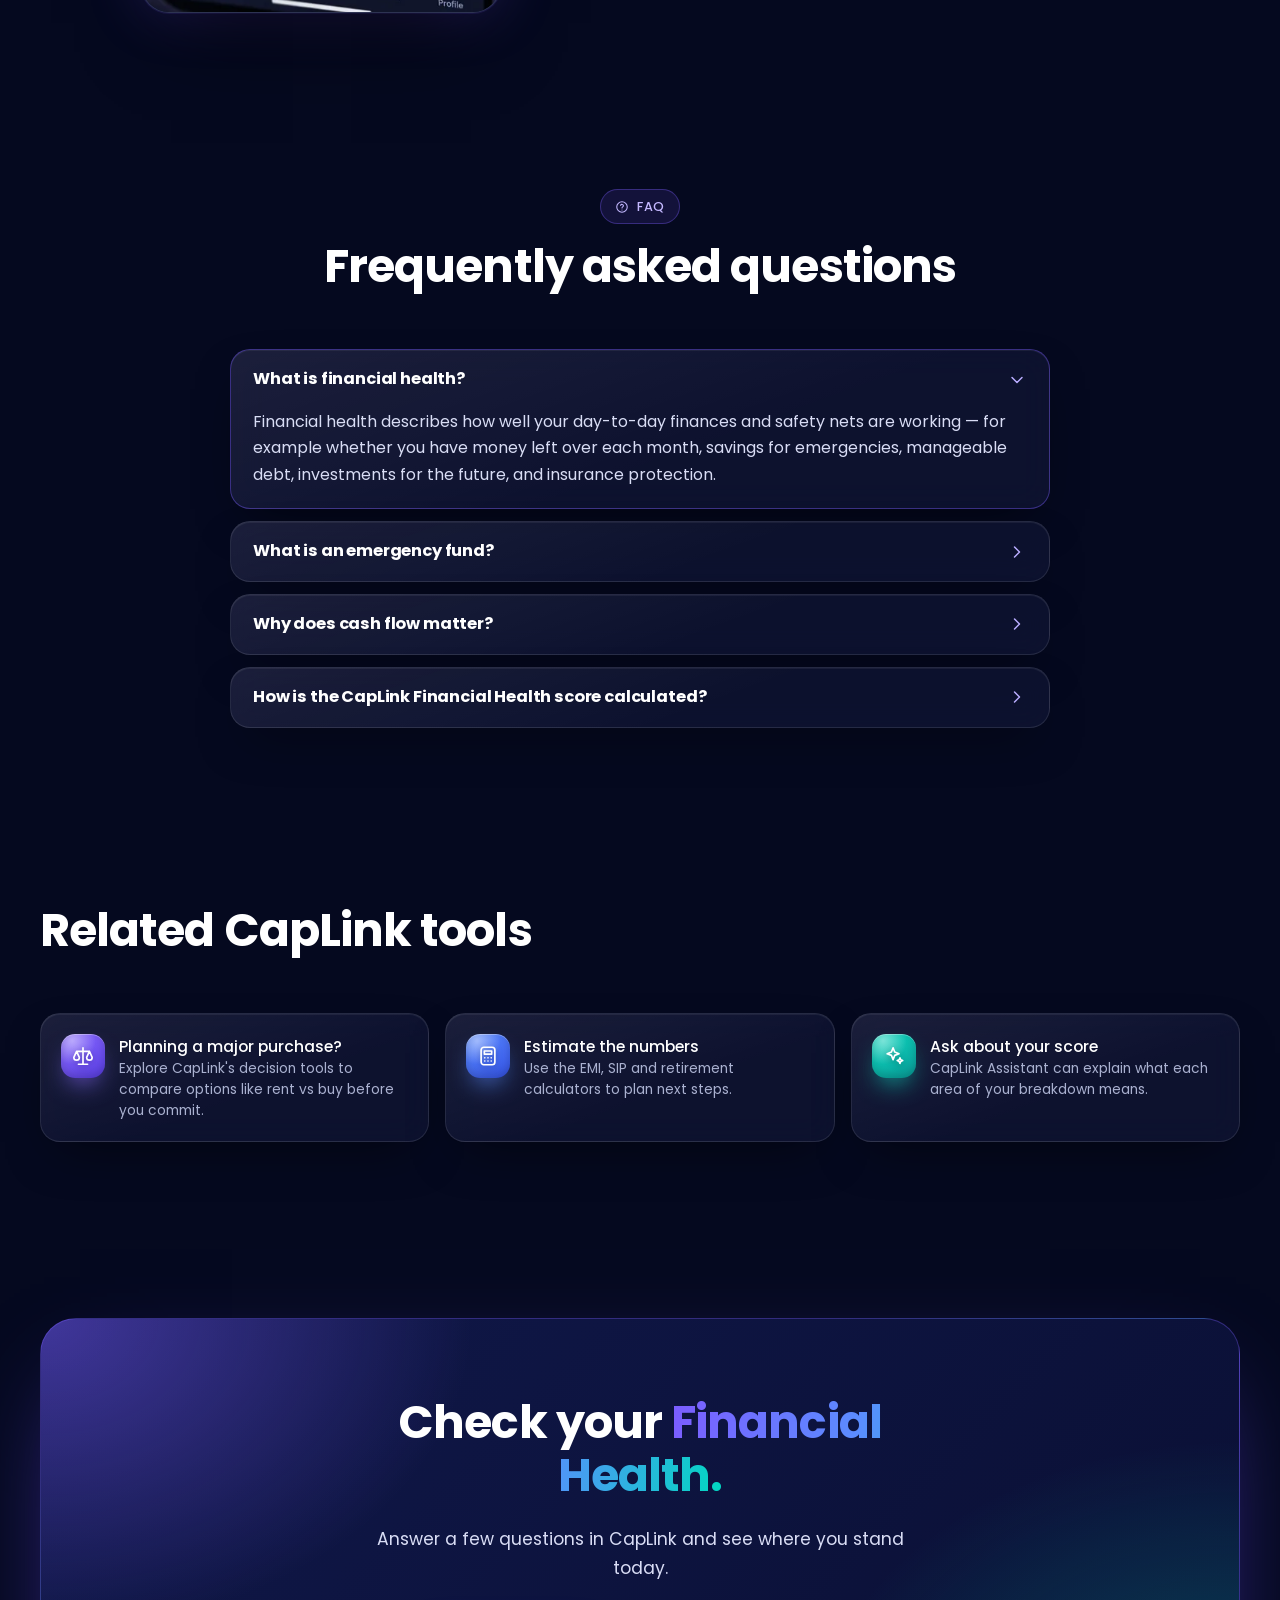
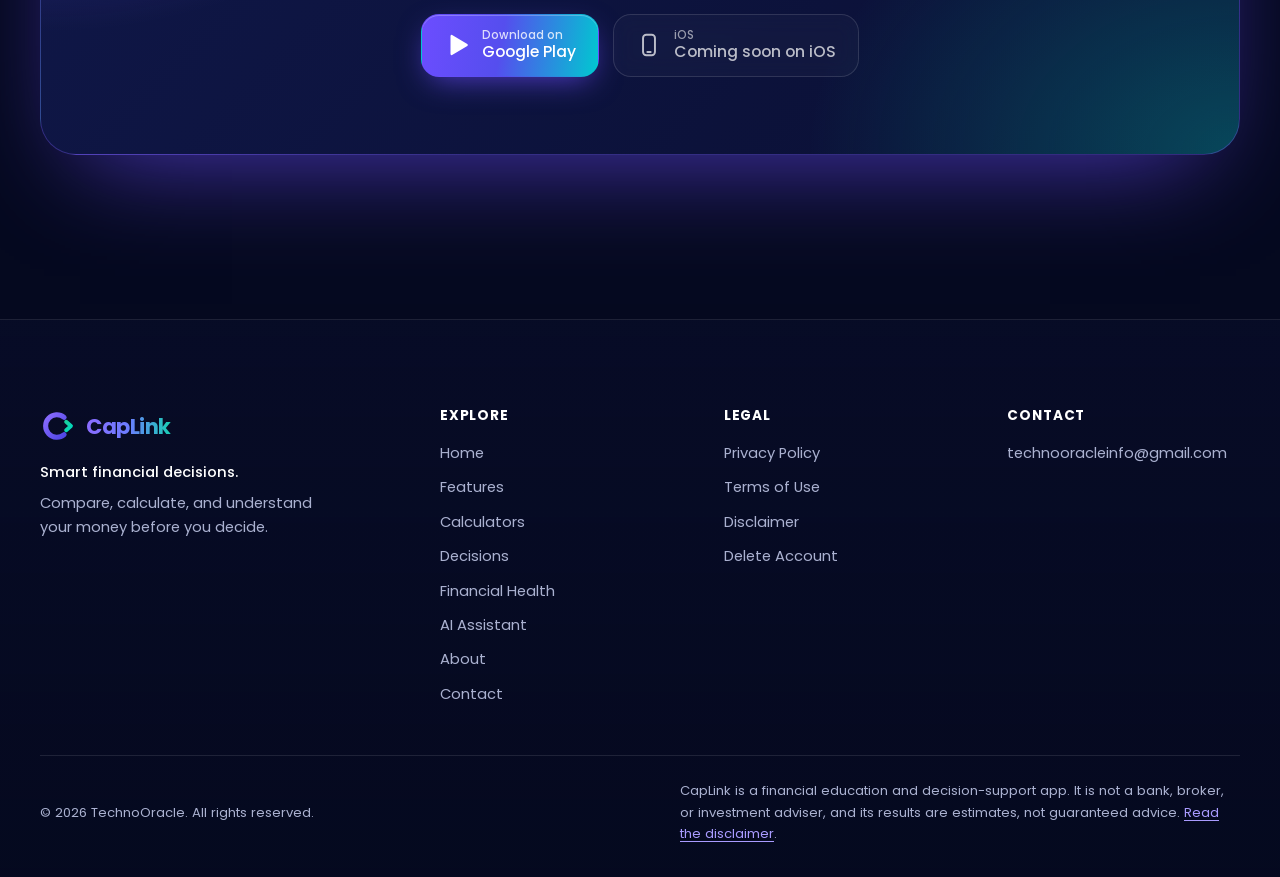
<file: financial-health.html>
<!doctype html>
<html lang="en">
<head>
  <meta charset="UTF-8">
  <meta name="viewport" content="width=device-width, initial-scale=1.0">
  <title>Financial Health Check &amp; Score — Understand Your Finances | CapLink</title>
  <meta name="description" content="Understand your financial health with insights into cash flow, emergency funds, debt, investments, protection and financial goals.">
  <meta name="robots" content="index, follow, max-image-preview:large, max-snippet:-1">
  <meta name="author" content="TechnoOracle">
  <!-- GOOGLE SEARCH CONSOLE VERIFICATION CODE GOES HERE (only if you verify with the HTML-tag method) -->
  <!-- SITE_URL placeholder: run scripts/set-site-url.sh once the production URL is known (see SEO-AUDIT.md). -->
  <link rel="canonical" href="https://YOUR_PRODUCTION_URL_HERE/financial-health.html">
  <meta property="og:type" content="website">
  <meta property="og:site_name" content="CapLink">
  <meta property="og:locale" content="en_IN">
  <meta property="og:title" content="Financial Health Check &amp; Score — Understand Your Finances | CapLink">
  <meta property="og:description" content="Understand your financial health with insights into cash flow, emergency funds, debt, investments, protection and financial goals.">
  <meta property="og:url" content="https://YOUR_PRODUCTION_URL_HERE/financial-health.html">
  <meta property="og:image" content="https://YOUR_PRODUCTION_URL_HERE/assets/seo/caplink-og-image.png">
  <meta property="og:image:type" content="image/png">
  <meta property="og:image:width" content="1200">
  <meta property="og:image:height" content="630">
  <meta property="og:image:alt" content="CapLink — Make smarter financial decisions. Compare, calculate, and understand your money before you decide.">
  <meta name="twitter:card" content="summary_large_image">
  <meta name="twitter:title" content="Financial Health Check &amp; Score — Understand Your Finances | CapLink">
  <meta name="twitter:description" content="Understand your financial health with insights into cash flow, emergency funds, debt, investments, protection and financial goals.">
  <meta name="twitter:image" content="https://YOUR_PRODUCTION_URL_HERE/assets/seo/caplink-og-image.png">
  <meta name="twitter:image:alt" content="CapLink — Make smarter financial decisions. Compare, calculate, and understand your money before you decide.">
  <meta name="theme-color" content="#05091F">
  <meta name="color-scheme" content="dark">
  <link rel="icon" href="favicon.ico" sizes="any">
  <link rel="icon" href="assets/logo/caplink-mark.svg" type="image/svg+xml">
  <link rel="apple-touch-icon" href="assets/icons/apple-touch-icon.png">
  <link rel="manifest" href="site.webmanifest">
  <link rel="preload" href="assets/fonts/poppins-700.woff" as="font" type="font/woff" crossorigin>
  <link rel="preload" href="assets/fonts/poppins-400.woff" as="font" type="font/woff" crossorigin>
  <link rel="stylesheet" href="css/styles.css">
  <link rel="stylesheet" href="css/animations.css">
  <link rel="stylesheet" href="css/responsive.css">
  <script>document.documentElement.classList.add("js");</script>
  <script type="application/ld+json">{"@context":"https://schema.org","@graph":[{"@type":"Organization","@id":"https://YOUR_PRODUCTION_URL_HERE/#organization","name":"TechnoOracle","url":"https://YOUR_PRODUCTION_URL_HERE/","email":"technooracleinfo@gmail.com","logo":{"@type":"ImageObject","url":"https://YOUR_PRODUCTION_URL_HERE/assets/icons/apple-touch-icon.png","width":180,"height":180},"contactPoint":{"@type":"ContactPoint","contactType":"customer support","email":"technooracleinfo@gmail.com"}},{"@type":"WebSite","@id":"https://YOUR_PRODUCTION_URL_HERE/#website","name":"CapLink","alternateName":"CapLink — Smart financial decisions","url":"https://YOUR_PRODUCTION_URL_HERE/","description":"Compare, calculate, and understand your money before you decide.","inLanguage":"en","publisher":{"@id":"https://YOUR_PRODUCTION_URL_HERE/#organization"}},{"@type":"WebPage","@id":"https://YOUR_PRODUCTION_URL_HERE/financial-health.html#webpage","url":"https://YOUR_PRODUCTION_URL_HERE/financial-health.html","name":"Financial Health Check & Score — Understand Your Finances | CapLink","description":"Understand your financial health with insights into cash flow, emergency funds, debt, investments, protection and financial goals.","isPartOf":{"@id":"https://YOUR_PRODUCTION_URL_HERE/#website"},"publisher":{"@id":"https://YOUR_PRODUCTION_URL_HERE/#organization"},"inLanguage":"en","breadcrumb":{"@id":"https://YOUR_PRODUCTION_URL_HERE/financial-health.html#breadcrumb"}},{"@type":"BreadcrumbList","itemListElement":[{"@type":"ListItem","position":1,"name":"Home","item":"https://YOUR_PRODUCTION_URL_HERE/"},{"@type":"ListItem","position":2,"name":"Features","item":"https://YOUR_PRODUCTION_URL_HERE/features.html"},{"@type":"ListItem","position":3,"name":"Financial Health","item":"https://YOUR_PRODUCTION_URL_HERE/financial-health.html"}],"@id":"https://YOUR_PRODUCTION_URL_HERE/financial-health.html#breadcrumb"},{"@type":"FAQPage","@id":"https://YOUR_PRODUCTION_URL_HERE/financial-health.html#faq","mainEntity":[{"@type":"Question","name":"What is financial health?","acceptedAnswer":{"@type":"Answer","text":"Financial health describes how well your day-to-day finances and safety nets are working — for example whether you have money left over each month, savings for emergencies, manageable debt, investments for the future, and insurance protection."}},{"@type":"Question","name":"What is an emergency fund?","acceptedAnswer":{"@type":"Answer","text":"An emergency fund is money set aside in readily available savings to cover essential expenses if your income stops or an unexpected cost appears. It is often measured in months of expenses."}},{"@type":"Question","name":"Why does cash flow matter?","acceptedAnswer":{"@type":"Answer","text":"Cash flow is what remains after your monthly expenses and EMIs. A positive cash flow gives you room to save, invest, and handle surprises; a negative one can lead to more borrowing."}},{"@type":"Question","name":"How is the CapLink Financial Health score calculated?","acceptedAnswer":{"@type":"Answer","text":"CapLink combines your answers about areas such as emergency fund, cash flow, debt, investments, and protection into a score out of 100, with a breakdown for each area. It is an educational planning tool based on the information you provide — not a credit score or professional assessment."}}]}]}</script>
</head>
<body>
<a class="skip-link" href="#main">Skip to content</a>
<header class="site-header">
  <nav class="nav container" aria-label="Primary">
    <a class="brand" href="index.html" aria-label="CapLink home"><svg class="brand__mark" viewBox="0 0 64 64" aria-hidden="true" focusable="false"><defs><linearGradient id="m2c" x1="0" y1="0" x2="1" y2="1"><stop offset="0" stop-color="#8B6CFF"/><stop offset="1" stop-color="#4F46E5"/></linearGradient><linearGradient id="m2k" x1="0" y1="0" x2="1" y2="1"><stop offset="0" stop-color="#18D09C"/><stop offset="1" stop-color="#00D9C0"/></linearGradient></defs><path d="M42.86 16.68A20 20 0 1 0 42.86 47.32" fill="none" stroke="url(#m2c)" stroke-width="9" stroke-linecap="round"/><path d="M46.5 24.5L55 32L46.5 39.5" fill="none" stroke="url(#m2k)" stroke-width="7" stroke-linecap="round" stroke-linejoin="round"/></svg><span class="brand__text"><span class="brand__name">CapLink</span><span class="brand__tag">Smart financial decisions</span></span></a>
    <ul class="nav__links"><li><a href="index.html">Home</a></li><li><a href="features.html">Features</a></li><li><a href="calculators.html">Calculators</a></li><li><a href="decisions.html">Decisions</a></li><li><a href="financial-health.html" aria-current="page">Financial Health</a></li><li><a href="ai-assistant.html">AI Assistant</a></li></ul>
    <ul class="nav__actions"><li><a href="about.html">About</a></li><li><a href="contact.html">Contact</a></li><li><a class="btn btn--primary btn--sm" href="index.html#download">Get CapLink</a></li></ul>
    <button class="nav-toggle" type="button" aria-expanded="false" aria-controls="mobile-menu" aria-label="Open menu">
      <span class="nav-toggle__bar"></span><span class="nav-toggle__bar"></span><span class="nav-toggle__bar"></span>
    </button>
  </nav>
</header>
<div class="mobile-menu" id="mobile-menu">
  <nav aria-label="Mobile">
    <ul><li><a href="index.html">Home</a></li><li><a href="features.html">Features</a></li><li><a href="calculators.html">Calculators</a></li><li><a href="decisions.html">Decisions</a></li><li><a href="financial-health.html" aria-current="page">Financial Health</a></li><li><a href="ai-assistant.html">AI Assistant</a></li></ul>
    <p class="mobile-menu__group-label">Company</p>
    <ul><li><a href="about.html">About</a></li><li><a href="contact.html">Contact</a></li></ul>
    <p class="mobile-menu__group-label">Legal</p>
    <ul><li><a href="privacy-policy.html">Privacy Policy</a></li><li><a href="terms.html">Terms of Use</a></li><li><a href="disclaimer.html">Disclaimer</a></li><li><a href="delete-account.html">Delete Account</a></li></ul>
    <a class="btn btn--primary" href="index.html#download">Get CapLink <svg viewBox="0 0 24 24" fill="none" stroke="currentColor" stroke-width="1.8" stroke-linecap="round" stroke-linejoin="round" aria-hidden="true" focusable="false"><path d="M5 12h14M13 6l6 6-6 6"/></svg></a>
  </nav>
</div>
<main id="main">
<section class="page-hero" aria-labelledby="page-title">
  <div class="container page-hero__grid">
    <div data-reveal>
      <nav class="breadcrumbs" aria-label="Breadcrumb"><ol><li><a href="index.html">Home</a></li><li><a href="features.html">Features</a></li><li aria-current="page">Financial Health</li></ol></nav>
      <p class="eyebrow eyebrow--teal"><svg viewBox="0 0 24 24" fill="none" stroke="currentColor" stroke-width="1.8" stroke-linecap="round" stroke-linejoin="round" aria-hidden="true" focusable="false"><path d="M20.8 8.6a5 5 0 00-8.8-3.2A5 5 0 003.2 8.6c0 5.3 8.8 11 8.8 11s8.8-5.7 8.8-11z"/><path d="M6.5 12h2.8l1.4-2.6 2.6 5 1.4-2.4h2.8"/></svg> Financial Health</p>
      <h1 id="page-title">Know where you stand <span class="gradient-text">financially.</span></h1>
      <p class="lead">Financial Health brings your income, spending, savings, debt, and cover together into one simple score — and shows which areas could use attention first.</p>
      <div class="btn-row mt-3">
        <a class="btn btn--primary" href="#score">How the score works <svg viewBox="0 0 24 24" fill="none" stroke="currentColor" stroke-width="1.8" stroke-linecap="round" stroke-linejoin="round" aria-hidden="true" focusable="false"><path d="M5 12h14M13 6l6 6-6 6"/></svg></a>
        <a class="btn btn--ghost" href="index.html#download">Get CapLink</a>
      </div>
    </div>
    <div class="page-hero__media" data-reveal="scale">
      <figure class="shot float-soft"><picture><source type="image/webp" srcset="assets/screenshots/caplink-financial-health-480.webp 480w, assets/screenshots/caplink-financial-health.webp 940w" sizes="(max-width: 640px) 80vw, 360px"><img src="assets/screenshots/caplink-financial-health.jpg" width="940" height="1670" alt="CapLink Your Financial Health screen with an example score of 34 out of 100 marked Needs Attention, monthly surplus, savings rate, emergency cover, AI Insight card, and score breakdown" fetchpriority="high" decoding="async"></picture></figure>
    </div>
  </div>
</section>

<section class="section section--tight" id="score" aria-labelledby="score-title">
  <div class="container split">
    <div data-reveal>
      <h2 id="score-title">Your Financial Health Score</h2>
      <p class="lead">A score out of 100 built from the answers you give about your finances. Higher means your basics look stronger based on those inputs; lower highlights areas to work on.</p>
      <ul class="check-list">
        <li><svg viewBox="0 0 24 24" fill="none" stroke="currentColor" stroke-width="1.8" stroke-linecap="round" stroke-linejoin="round" aria-hidden="true" focusable="false"><path d="M5 12.5l4.5 4.5L19 7"/></svg> Built only from information you enter — no bank connection</li>
        <li><svg viewBox="0 0 24 24" fill="none" stroke="currentColor" stroke-width="1.8" stroke-linecap="round" stroke-linejoin="round" aria-hidden="true" focusable="false"><path d="M5 12.5l4.5 4.5L19 7"/></svg> Shows a breakdown, not just a number</li>
        <li><svg viewBox="0 0 24 24" fill="none" stroke="currentColor" stroke-width="1.8" stroke-linecap="round" stroke-linejoin="round" aria-hidden="true" focusable="false"><path d="M5 12.5l4.5 4.5L19 7"/></svg> Edit your answers any time and see the score update</li>
        <li><svg viewBox="0 0 24 24" fill="none" stroke="currentColor" stroke-width="1.8" stroke-linecap="round" stroke-linejoin="round" aria-hidden="true" focusable="false"><path d="M5 12.5l4.5 4.5L19 7"/></svg> Pair it with CapLink AI Insight for suggested next steps</li>
      </ul>
      <div class="notice notice--lg">
        <svg viewBox="0 0 24 24" fill="none" stroke="currentColor" stroke-width="1.8" stroke-linecap="round" stroke-linejoin="round" aria-hidden="true" focusable="false"><circle cx="12" cy="12" r="9"/><path d="M12 11v5.5M12 7.8h.01"/></svg>
        <p><strong>Important:</strong> The score is an educational planning tool based on information you provide. It is not a credit score, investment rating, or professional financial assessment.</p>
      </div>
    </div>
    <div data-reveal="scale">
      <svg width="0" height="0" style="position:absolute" aria-hidden="true" focusable="false"><defs><linearGradient id="ringGrad" x1="0" y1="0" x2="1" y2="1"><stop offset="0" stop-color="#FFD25E"/><stop offset="1" stop-color="#FF9F1C"/></linearGradient></defs></svg>
      <div class="score-card glass" data-animate-on-view>
        <div class="score-card__head">
          <div class="score-card__title">
            <span class="icon-tile icon-tile--sm tone-green"><svg viewBox="0 0 24 24" fill="none" stroke="currentColor" stroke-width="1.8" stroke-linecap="round" stroke-linejoin="round" aria-hidden="true" focusable="false"><path d="M20.8 8.6a5 5 0 00-8.8-3.2A5 5 0 003.2 8.6c0 5.3 8.8 11 8.8 11s8.8-5.7 8.8-11z"/><path d="M6.5 12h2.8l1.4-2.6 2.6 5 1.4-2.4h2.8"/></svg></span>
            <div><h3>Financial Health</h3><p>Know where you stand</p></div>
          </div>
          <span class="demo-badge"><svg viewBox="0 0 24 24" fill="none" stroke="currentColor" stroke-width="1.8" stroke-linecap="round" stroke-linejoin="round" aria-hidden="true" focusable="false"><circle cx="12" cy="12" r="9"/><path d="M12 11v5.5M12 7.8h.01"/></svg> Example only</span>
        </div>
        <div class="score-card__body">
          <div class="ring" role="img" aria-label="Example score: 69 out of 100">
            <svg viewBox="0 0 120 120" aria-hidden="true"><circle class="ring__track" cx="60" cy="60" r="52"/><circle class="ring__value" cx="60" cy="60" r="52" style="--ring-offset:101.3"/></svg>
            <div class="ring__label" aria-hidden="true"><span class="ring__num">69</span><span class="ring__of">out of 100</span></div>
          </div>
          <div class="score-stats">
            <div class="score-stat"><strong>₹24,000</strong><span>Monthly surplus</span></div>
            <div class="score-stat"><strong>60%</strong><span>Savings rate</span></div>
            <div class="score-stat"><strong>2.0</strong><span>Months emergency</span></div>
          </div>
        </div>
        <ul class="breakdown" aria-label="Example score breakdown">
          <li class="tone-gold"><svg viewBox="0 0 24 24" fill="none" stroke="currentColor" stroke-width="1.8" stroke-linecap="round" stroke-linejoin="round" aria-hidden="true" focusable="false"><path d="M12 3l8 3v6c0 5-3.5 8-8 9-4.5-1-8-4-8-9V6l8-3z"/><path d="M8.5 12l2.5 2.5 4.5-5"/></svg><span class="breakdown__name">Emergency Fund</span><span class="bar"><span class="bar__fill" style="--w:32%"></span></span><span class="breakdown__val">8/25</span></li>
          <li class="tone-green"><svg viewBox="0 0 24 24" fill="none" stroke="currentColor" stroke-width="1.8" stroke-linecap="round" stroke-linejoin="round" aria-hidden="true" focusable="false"><path d="M19 9V6.5A1.5 1.5 0 0017.5 5H5a2 2 0 000 4h15v10H5a2 2 0 01-2-2V7"/><path d="M16 14h.01"/></svg><span class="breakdown__name">Cash Flow</span><span class="bar"><span class="bar__fill" style="--w:88%"></span></span><span class="breakdown__val">22/25</span></li>
          <li class="tone-blue"><svg viewBox="0 0 24 24" fill="none" stroke="currentColor" stroke-width="1.8" stroke-linecap="round" stroke-linejoin="round" aria-hidden="true" focusable="false"><rect x="2.5" y="5" width="19" height="14" rx="2.5"/><path d="M2.5 10h19M6 15h4"/></svg><span class="breakdown__name">Debt</span><span class="bar"><span class="bar__fill" style="--w:85%"></span></span><span class="breakdown__val">17/20</span></li>
          <li class="tone-purple"><svg viewBox="0 0 24 24" fill="none" stroke="currentColor" stroke-width="1.8" stroke-linecap="round" stroke-linejoin="round" aria-hidden="true" focusable="false"><path d="M3 17l6-6 4 4 8-8M15 7h6v6"/></svg><span class="breakdown__name">Investments</span><span class="bar"><span class="bar__fill" style="--w:73%"></span></span><span class="breakdown__val">11/15</span></li>
          <li class="tone-red"><svg viewBox="0 0 24 24" fill="none" stroke="currentColor" stroke-width="1.8" stroke-linecap="round" stroke-linejoin="round" aria-hidden="true" focusable="false"><path d="M12 3a9 9 0 019 9H3a9 9 0 019-9zM12 12v6.5a2 2 0 004 0"/></svg><span class="breakdown__name">Protection</span><span class="bar"><span class="bar__fill" style="--w:73%"></span></span><span class="breakdown__val">11/15</span></li>
        </ul>
        <p class="score-card__foot">Illustrative values for demonstration only.</p>
      </div>
    </div>
  </div>
</section>

<section class="section section--tight" aria-labelledby="areas-title">
  <div class="container">
    <div class="section-head section-head--center" data-reveal>
      <h2 id="areas-title">What Financial Health looks at</h2>
      <p class="lead">Each area reflects a part of a steady financial base. Together they help you see where to focus.</p>
    </div>
    <div class="card-grid card-grid--3" data-reveal-stagger=".06">
      <article class="feature-card glass tone-green" id="cash-flow" data-reveal>
        <span class="icon-tile"><svg viewBox="0 0 24 24" fill="none" stroke="currentColor" stroke-width="1.8" stroke-linecap="round" stroke-linejoin="round" aria-hidden="true" focusable="false"><path d="M19 9V6.5A1.5 1.5 0 0017.5 5H5a2 2 0 000 4h15v10H5a2 2 0 01-2-2V7"/><path d="M16 14h.01"/></svg></span>
        <h3>Cash Flow</h3>
        <p>How much is left each month after expenses and EMIs, and what share of income you're able to save.</p>
      </article>
      <article class="feature-card glass tone-gold" id="emergency-fund" data-reveal>
        <span class="icon-tile"><svg viewBox="0 0 24 24" fill="none" stroke="currentColor" stroke-width="1.8" stroke-linecap="round" stroke-linejoin="round" aria-hidden="true" focusable="false"><path d="M12 3l8 3v6c0 5-3.5 8-8 9-4.5-1-8-4-8-9V6l8-3z"/><path d="M8.5 12l2.5 2.5 4.5-5"/></svg></span>
        <h3>Emergency Fund</h3>
        <p>How many months of essential expenses your readily available savings could cover if income stopped.</p>
      </article>
      <article class="feature-card glass tone-blue" id="debt" data-reveal>
        <span class="icon-tile"><svg viewBox="0 0 24 24" fill="none" stroke="currentColor" stroke-width="1.8" stroke-linecap="round" stroke-linejoin="round" aria-hidden="true" focusable="false"><rect x="2.5" y="5" width="19" height="14" rx="2.5"/><path d="M2.5 10h19M6 15h4"/></svg></span>
        <h3>Debt</h3>
        <p>How your loan repayments compare with your income, and whether debt might be limiting your flexibility.</p>
      </article>
      <article class="feature-card glass tone-purple" id="investments" data-reveal>
        <span class="icon-tile"><svg viewBox="0 0 24 24" fill="none" stroke="currentColor" stroke-width="1.8" stroke-linecap="round" stroke-linejoin="round" aria-hidden="true" focusable="false"><path d="M3 17l6-6 4 4 8-8M15 7h6v6"/></svg></span>
        <h3>Investments</h3>
        <p>Whether some of your savings are invested for long-term goals rather than sitting idle.</p>
      </article>
      <article class="feature-card glass tone-red" id="protection" data-reveal>
        <span class="icon-tile"><svg viewBox="0 0 24 24" fill="none" stroke="currentColor" stroke-width="1.8" stroke-linecap="round" stroke-linejoin="round" aria-hidden="true" focusable="false"><path d="M12 3a9 9 0 019 9H3a9 9 0 019-9zM12 12v6.5a2 2 0 004 0"/></svg></span>
        <h3>Protection</h3>
        <p>Whether you have life and health insurance cover in place, considering your dependents.</p>
      </article>
      <article class="feature-card glass tone-teal" id="goals" data-reveal>
        <span class="icon-tile"><svg viewBox="0 0 24 24" fill="none" stroke="currentColor" stroke-width="1.8" stroke-linecap="round" stroke-linejoin="round" aria-hidden="true" focusable="false"><path d="M5 21V4M5 4h12l-2 4 2 4H5"/></svg></span>
        <h3>Goals</h3>
        <p>The goals you set — like wealth creation or retirement — help shape the insights and next steps you see.</p>
      </article>
    </div>
  </div>
</section>

<section class="section section--tight" aria-labelledby="insight-title">
  <div class="container split split--media-left">
    <div data-reveal>
      <p class="eyebrow"><svg viewBox="0 0 24 24" fill="none" stroke="currentColor" stroke-width="1.8" stroke-linecap="round" stroke-linejoin="round" aria-hidden="true" focusable="false"><path d="M11 3l1.8 4.7 4.7 1.8-4.7 1.8L11 16l-1.8-4.7L4.5 9.5l4.7-1.8L11 3zM18.5 14l.9 2.1 2.1.9-2.1.9-.9 2.1-.9-2.1-2.1-.9 2.1-.9.9-2.1z"/></svg> CapLink AI Insight</p>
      <h2 id="insight-title">From score to <span class="gradient-text">next steps.</span></h2>
      <p class="lead">Want more than a number? CapLink AI Insight offers a deeper look at your Financial Health with personalized observations and a step-by-step plan to consider.</p>
      <ul class="check-list">
        <li><svg viewBox="0 0 24 24" fill="none" stroke="currentColor" stroke-width="1.8" stroke-linecap="round" stroke-linejoin="round" aria-hidden="true" focusable="false"><path d="M5 12.5l4.5 4.5L19 7"/></svg> Explains which areas are pulling your score down</li>
        <li><svg viewBox="0 0 24 24" fill="none" stroke="currentColor" stroke-width="1.8" stroke-linecap="round" stroke-linejoin="round" aria-hidden="true" focusable="false"><path d="M5 12.5l4.5 4.5L19 7"/></svg> Suggests practical actions to explore</li>
        <li><svg viewBox="0 0 24 24" fill="none" stroke="currentColor" stroke-width="1.8" stroke-linecap="round" stroke-linejoin="round" aria-hidden="true" focusable="false"><path d="M5 12.5l4.5 4.5L19 7"/></svg> Links you to relevant calculators and planners</li>
      </ul>
      <p class="small muted">AI-generated insights are educational and may contain errors. They are not professional financial advice.</p>
    </div>
    <div class="split__media" data-reveal="scale">
      <figure class="shot "><picture><source type="image/webp" srcset="assets/screenshots/caplink-home-health-480.webp 480w, assets/screenshots/caplink-home-health.webp 940w" sizes="(max-width: 640px) 80vw, 360px"><img src="assets/screenshots/caplink-home-health.jpg" width="940" height="1670" alt="CapLink home screen with the Financial Health card showing an example score of 69 out of 100" loading="lazy" decoding="async"></picture></figure>
    </div>
  </div>
</section>

<section class="section section--tight" id="faq" aria-labelledby="faq-title">
  <div class="container container--narrow">
    <div class="section-head section-head--center" data-reveal>
      <p class="eyebrow"><svg viewBox="0 0 24 24" fill="none" stroke="currentColor" stroke-width="1.8" stroke-linecap="round" stroke-linejoin="round" aria-hidden="true" focusable="false"><circle cx="12" cy="12" r="9"/><path d="M9.5 9.2a2.6 2.6 0 015 .6c0 1.7-2.5 2.1-2.5 3.7M12 17h.01"/></svg> FAQ</p>
      <h2 id="faq-title">Frequently asked questions</h2>
    </div>
    <div class="faq" data-reveal><details class="faq__item glass" open><summary><h3>What is financial health?</h3><svg viewBox="0 0 24 24" fill="none" stroke="currentColor" stroke-width="1.8" stroke-linecap="round" stroke-linejoin="round" aria-hidden="true" focusable="false"><path d="M9 6l6 6-6 6"/></svg></summary><div class="faq__answer"><p>Financial health describes how well your day-to-day finances and safety nets are working — for example whether you have money left over each month, savings for emergencies, manageable debt, investments for the future, and insurance protection.</p></div></details><details class="faq__item glass"><summary><h3>What is an emergency fund?</h3><svg viewBox="0 0 24 24" fill="none" stroke="currentColor" stroke-width="1.8" stroke-linecap="round" stroke-linejoin="round" aria-hidden="true" focusable="false"><path d="M9 6l6 6-6 6"/></svg></summary><div class="faq__answer"><p>An emergency fund is money set aside in readily available savings to cover essential expenses if your income stops or an unexpected cost appears. It is often measured in months of expenses.</p></div></details><details class="faq__item glass"><summary><h3>Why does cash flow matter?</h3><svg viewBox="0 0 24 24" fill="none" stroke="currentColor" stroke-width="1.8" stroke-linecap="round" stroke-linejoin="round" aria-hidden="true" focusable="false"><path d="M9 6l6 6-6 6"/></svg></summary><div class="faq__answer"><p>Cash flow is what remains after your monthly expenses and EMIs. A positive cash flow gives you room to save, invest, and handle surprises; a negative one can lead to more borrowing.</p></div></details><details class="faq__item glass"><summary><h3>How is the CapLink Financial Health score calculated?</h3><svg viewBox="0 0 24 24" fill="none" stroke="currentColor" stroke-width="1.8" stroke-linecap="round" stroke-linejoin="round" aria-hidden="true" focusable="false"><path d="M9 6l6 6-6 6"/></svg></summary><div class="faq__answer"><p>CapLink combines your answers about areas such as emergency fund, cash flow, debt, investments, and protection into a score out of 100, with a breakdown for each area. It is an educational planning tool based on the information you provide — not a credit score or professional assessment.</p></div></details></div>
  </div>
</section>

<section class="section section--tight" aria-labelledby="hub-title">
  <div class="container">
    <div class="section-head" data-reveal>
      <h2 id="hub-title">Related CapLink tools</h2>
    </div>
    <ul class="hub-links" data-reveal><li><a class="hub-link glass tone-purple" href="decisions.html"><span class="icon-tile icon-tile--sm"><svg viewBox="0 0 24 24" fill="none" stroke="currentColor" stroke-width="1.8" stroke-linecap="round" stroke-linejoin="round" aria-hidden="true" focusable="false"><path d="M12 3v18M7 21h10M5 7h14M5 7l-3 6.5a3 3 0 006 0L5 7zM19 7l-3 6.5a3 3 0 006 0L19 7z"/></svg></span><span><strong>Planning a major purchase?</strong><span>Explore CapLink's decision tools to compare options like rent vs buy before you commit.</span></span></a></li><li><a class="hub-link glass tone-blue" href="calculators.html"><span class="icon-tile icon-tile--sm"><svg viewBox="0 0 24 24" fill="none" stroke="currentColor" stroke-width="1.8" stroke-linecap="round" stroke-linejoin="round" aria-hidden="true" focusable="false"><rect x="4.5" y="2.5" width="15" height="19" rx="3"/><path d="M8 6.5h8v3.5H8zM8.5 14h.01M12 14h.01M15.5 14h.01M8.5 17.5h.01M12 17.5h.01M15.5 17.5h.01"/></svg></span><span><strong>Estimate the numbers</strong><span>Use the EMI, SIP and retirement calculators to plan next steps.</span></span></a></li><li><a class="hub-link glass tone-teal" href="ai-assistant.html"><span class="icon-tile icon-tile--sm"><svg viewBox="0 0 24 24" fill="none" stroke="currentColor" stroke-width="1.8" stroke-linecap="round" stroke-linejoin="round" aria-hidden="true" focusable="false"><path d="M11 3l1.8 4.7 4.7 1.8-4.7 1.8L11 16l-1.8-4.7L4.5 9.5l4.7-1.8L11 3zM18.5 14l.9 2.1 2.1.9-2.1.9-.9 2.1-.9-2.1-2.1-.9 2.1-.9.9-2.1z"/></svg></span><span><strong>Ask about your score</strong><span>CapLink Assistant can explain what each area of your breakdown means.</span></span></a></li></ul>
  </div>
</section>

<section class="section section--tight" aria-labelledby="cta-title">
  <div class="container">
    <div class="cta-panel" data-reveal="scale">
      <h2 id="cta-title">Check your <span class="gradient-text">Financial Health.</span></h2>
      <p>Answer a few questions in CapLink and see where you stand today.</p>
      <div class="btn-row">
      <a class="btn btn--primary btn--store" href="#" data-config-href="GOOGLE_PLAY_URL" aria-describedby="store-note-1" data-placeholder-msg="The Google Play listing link will be added here soon. Contact us if you'd like to be notified.">
        <svg viewBox="0 0 24 24" fill="currentColor" aria-hidden="true" focusable="false"><path d="M6 3.6v16.8a1 1 0 001.5.86l14-8.4a1 1 0 000-1.72l-14-8.4A1 1 0 006 3.6z"/></svg><span class="btn__label"><small>Download on</small>Google Play</span>
      </a>
      <span class="btn btn--ghost btn--store" aria-disabled="true">
        <svg viewBox="0 0 24 24" fill="none" stroke="currentColor" stroke-width="1.8" stroke-linecap="round" stroke-linejoin="round" aria-hidden="true" focusable="false"><rect x="6.5" y="2.5" width="11" height="19" rx="3"/><path d="M10.5 18.5h3"/></svg><span class="btn__label"><small>iOS</small>Coming soon on iOS</span>
      </span>
    </div>
    <p class="placeholder-note" id="store-note-1" role="status" hidden></p>
    </div>
  </div>
</section>

</main>
<footer class="site-footer">
  <div class="container">
    <div class="footer-grid">
      <div class="footer-brand">
        <a class="brand" href="index.html" aria-label="CapLink home"><svg class="brand__mark" viewBox="0 0 64 64" aria-hidden="true" focusable="false"><defs><linearGradient id="m3c" x1="0" y1="0" x2="1" y2="1"><stop offset="0" stop-color="#8B6CFF"/><stop offset="1" stop-color="#4F46E5"/></linearGradient><linearGradient id="m3k" x1="0" y1="0" x2="1" y2="1"><stop offset="0" stop-color="#18D09C"/><stop offset="1" stop-color="#00D9C0"/></linearGradient></defs><path d="M42.86 16.68A20 20 0 1 0 42.86 47.32" fill="none" stroke="url(#m3c)" stroke-width="9" stroke-linecap="round"/><path d="M46.5 24.5L55 32L46.5 39.5" fill="none" stroke="url(#m3k)" stroke-width="7" stroke-linecap="round" stroke-linejoin="round"/></svg><span class="brand__text"><span class="brand__name">CapLink</span></span></a>
        <p class="footer-tagline">Smart financial decisions.</p>
        <p>Compare, calculate, and understand your money before you decide.</p>
      </div>
      <nav class="footer-col" aria-label="Footer navigation">
        <h2>Explore</h2>
        <ul><li><a href="index.html">Home</a></li><li><a href="features.html">Features</a></li><li><a href="calculators.html">Calculators</a></li><li><a href="decisions.html">Decisions</a></li><li><a href="financial-health.html">Financial Health</a></li><li><a href="ai-assistant.html">AI Assistant</a></li><li><a href="about.html">About</a></li><li><a href="contact.html">Contact</a></li></ul>
      </nav>
      <nav class="footer-col" aria-label="Legal">
        <h2>Legal</h2>
        <ul><li><a href="privacy-policy.html">Privacy Policy</a></li><li><a href="terms.html">Terms of Use</a></li><li><a href="disclaimer.html">Disclaimer</a></li><li><a href="delete-account.html">Delete Account</a></li></ul>
      </nav>
      <div class="footer-col">
        <h2>Contact</h2>
        <ul><li><a href="mailto:technooracleinfo@gmail.com" data-config="CONTACT_EMAIL">technooracleinfo@gmail.com</a></li></ul>
      </div>
    </div>
    <div class="footer-bottom">
      <p>&copy; <span data-config="COPYRIGHT_YEAR">2026</span> <span data-config="COMPANY_NAME">TechnoOracle</span>. All rights reserved.</p>
      <p class="footer-disclaimer">CapLink is a financial education and decision-support app. It is not a bank, broker, or investment adviser, and its results are estimates, not guaranteed advice. <a href="disclaimer.html">Read the disclaimer</a>.</p>
    </div>
  </div>
</footer>
<script src="js/config.js" defer></script>
<script src="js/navigation.js" defer></script>
<script src="js/animations.js" defer></script>
<script src="js/main.js" defer></script>
</body>
</html>
</file>
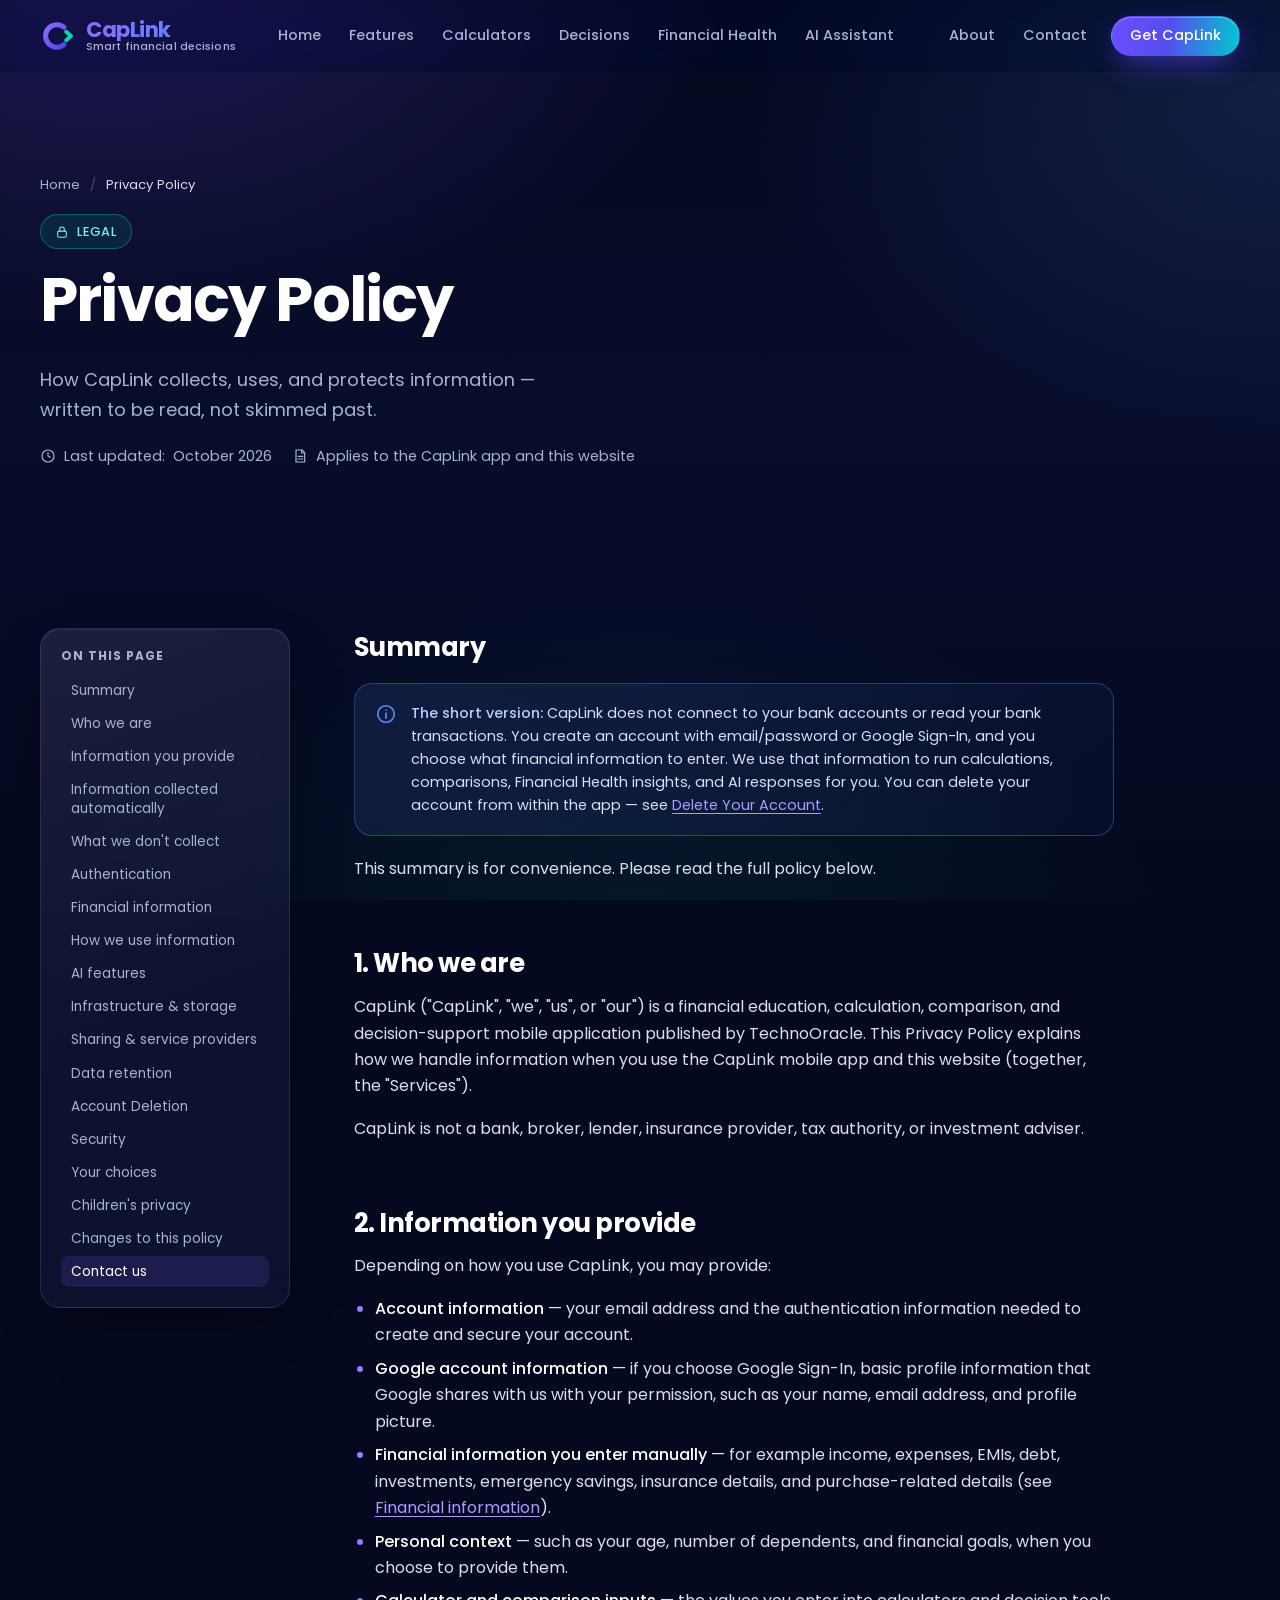
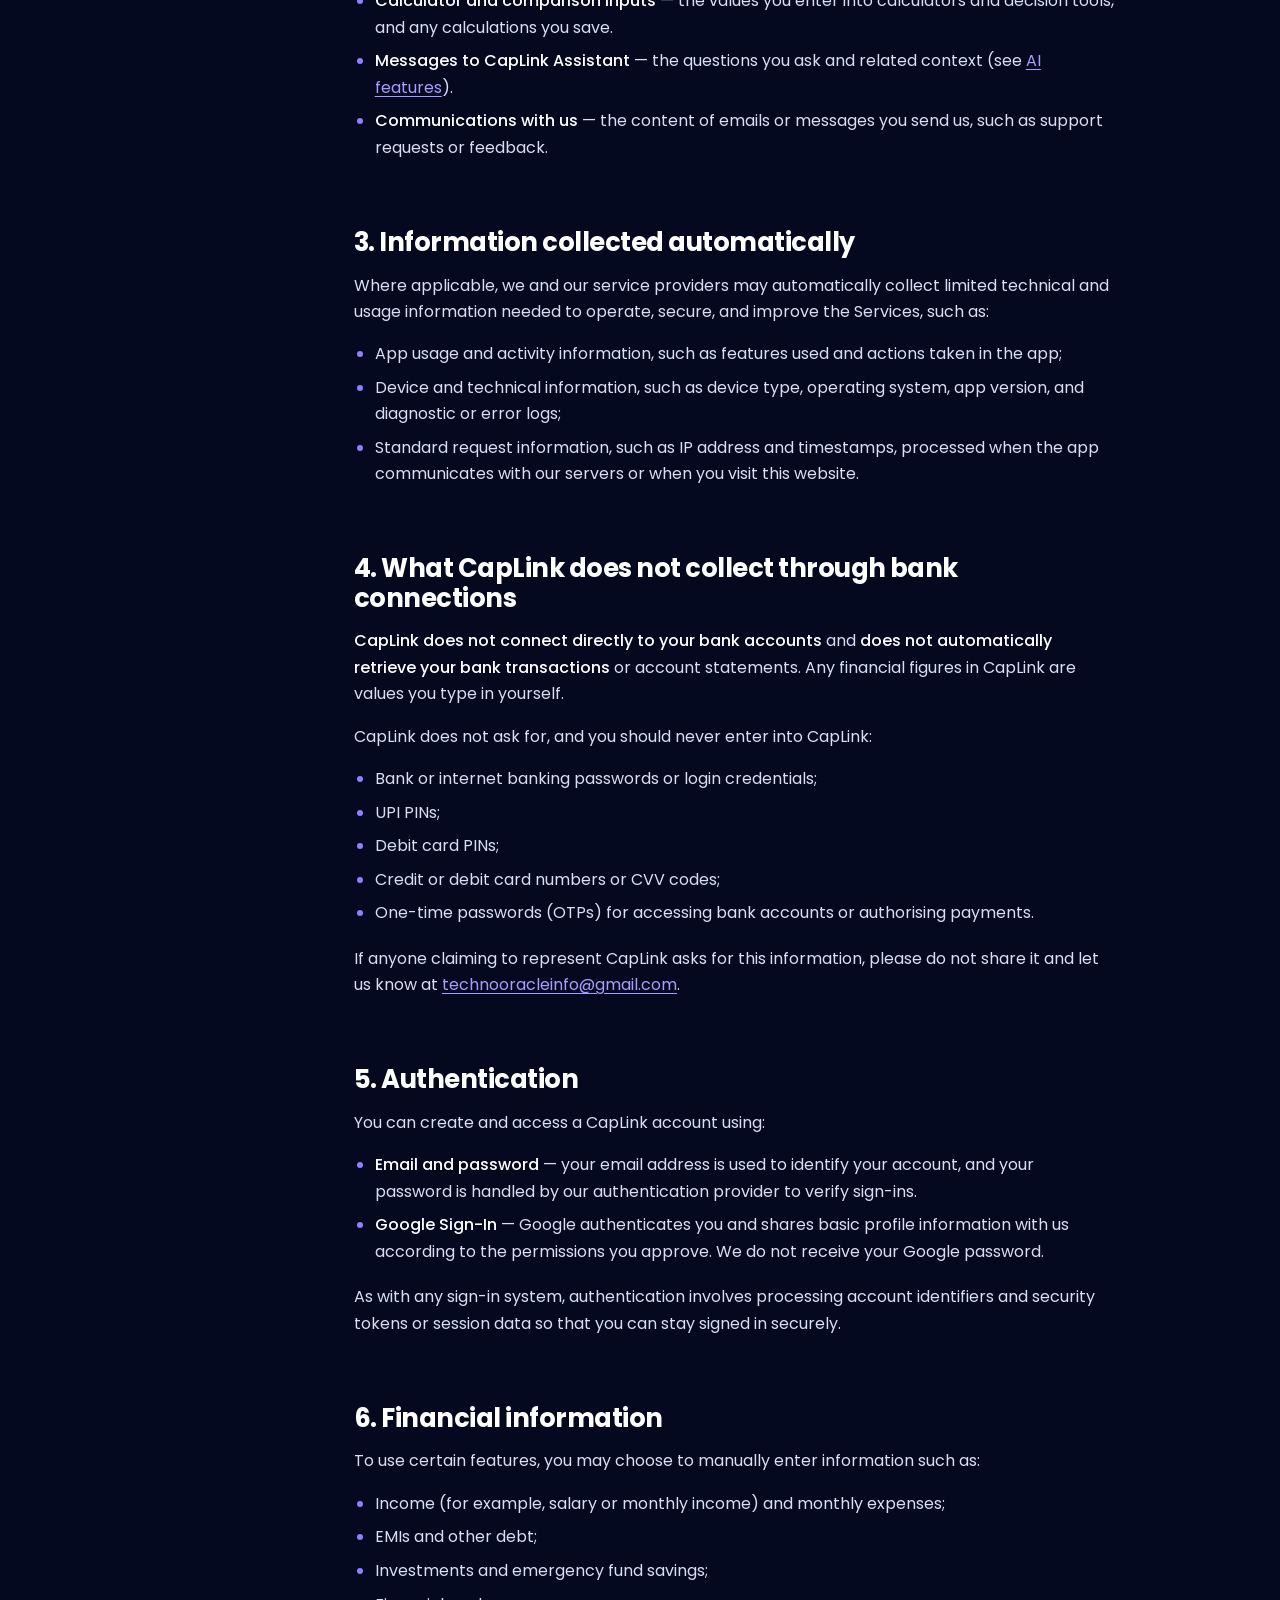
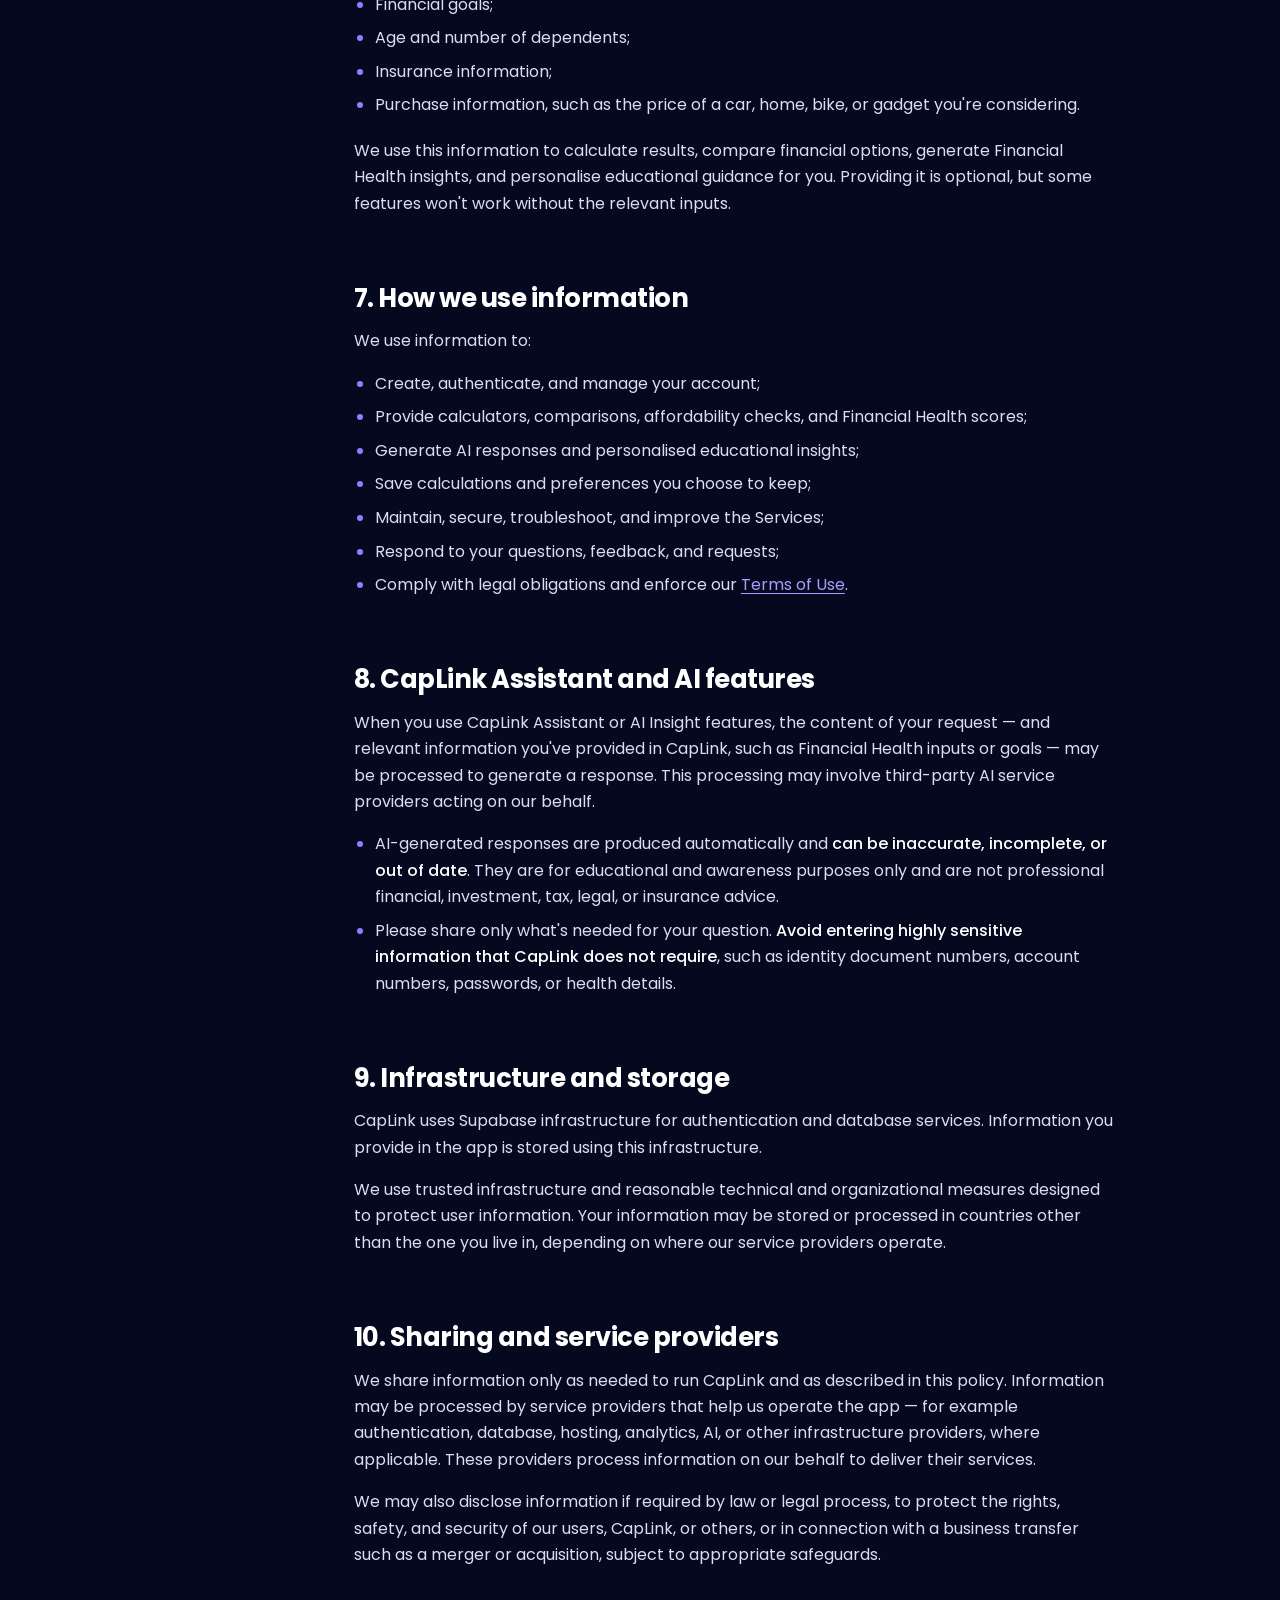
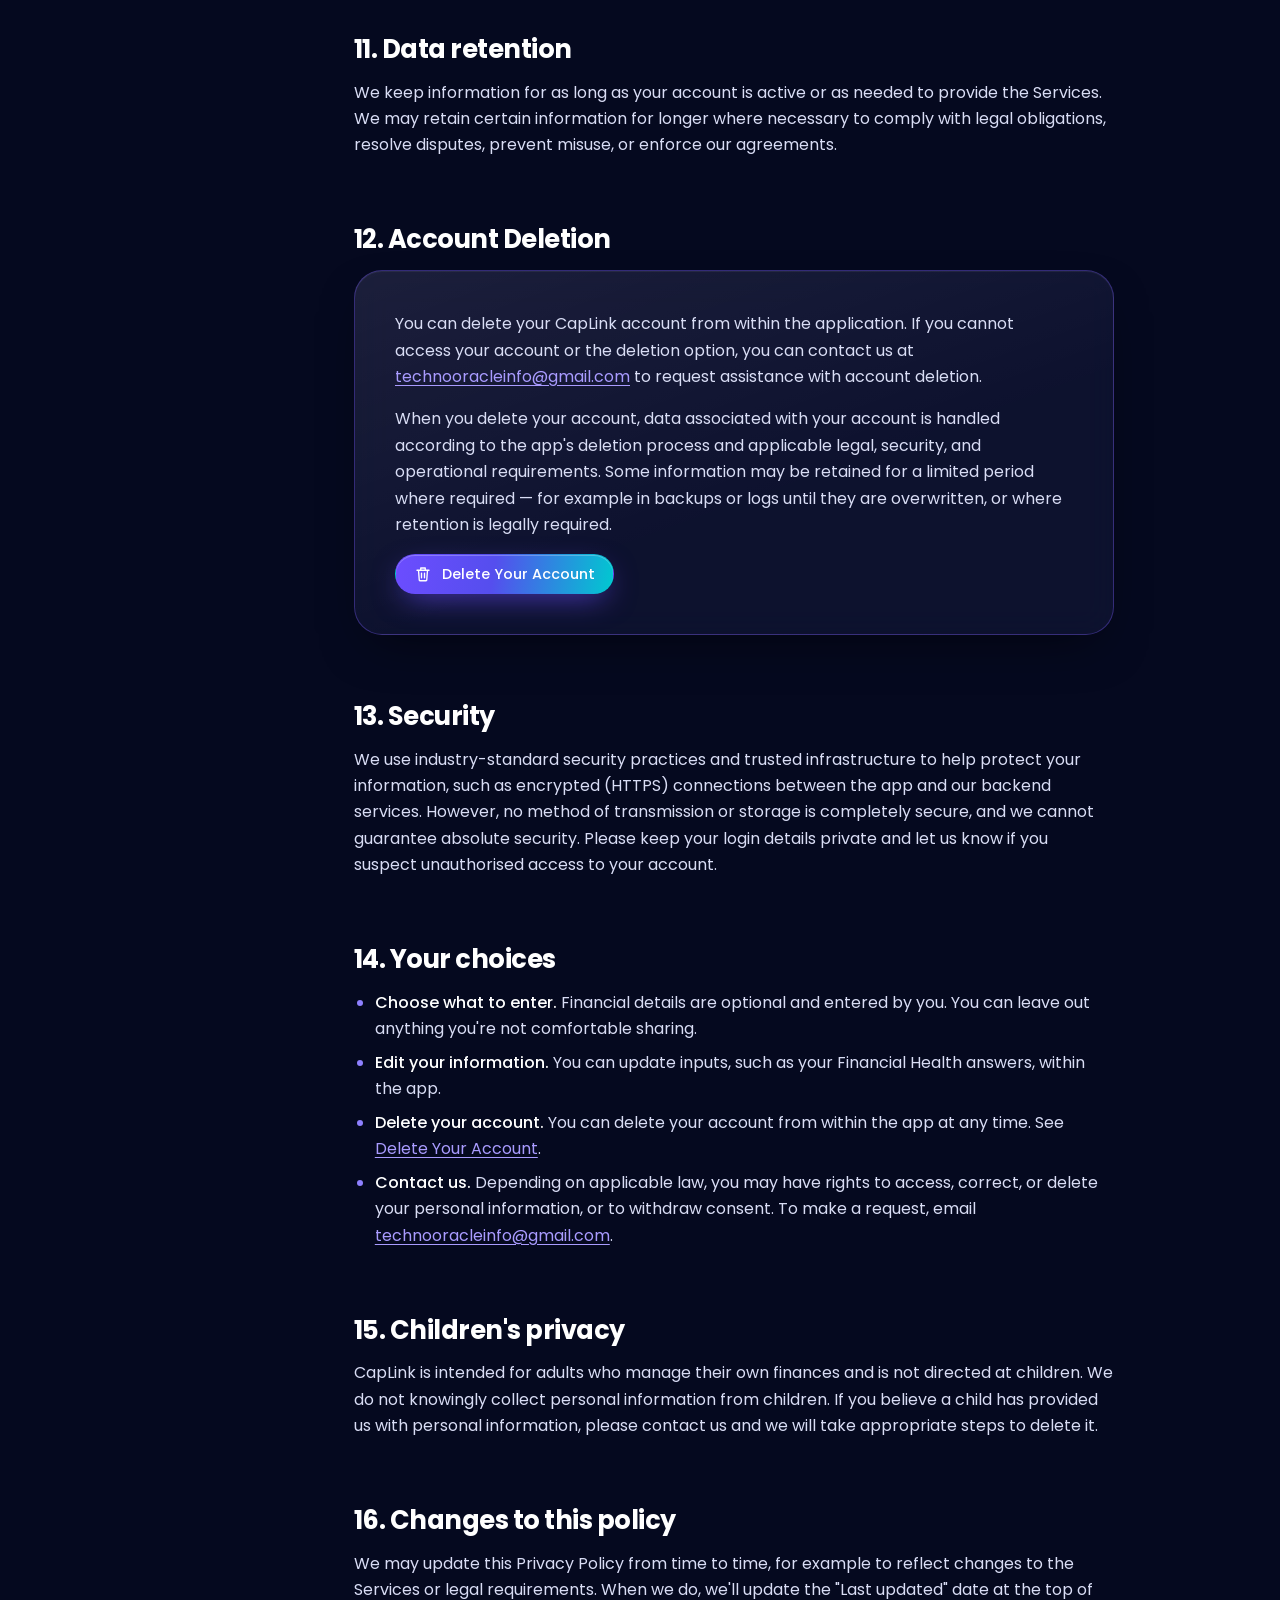
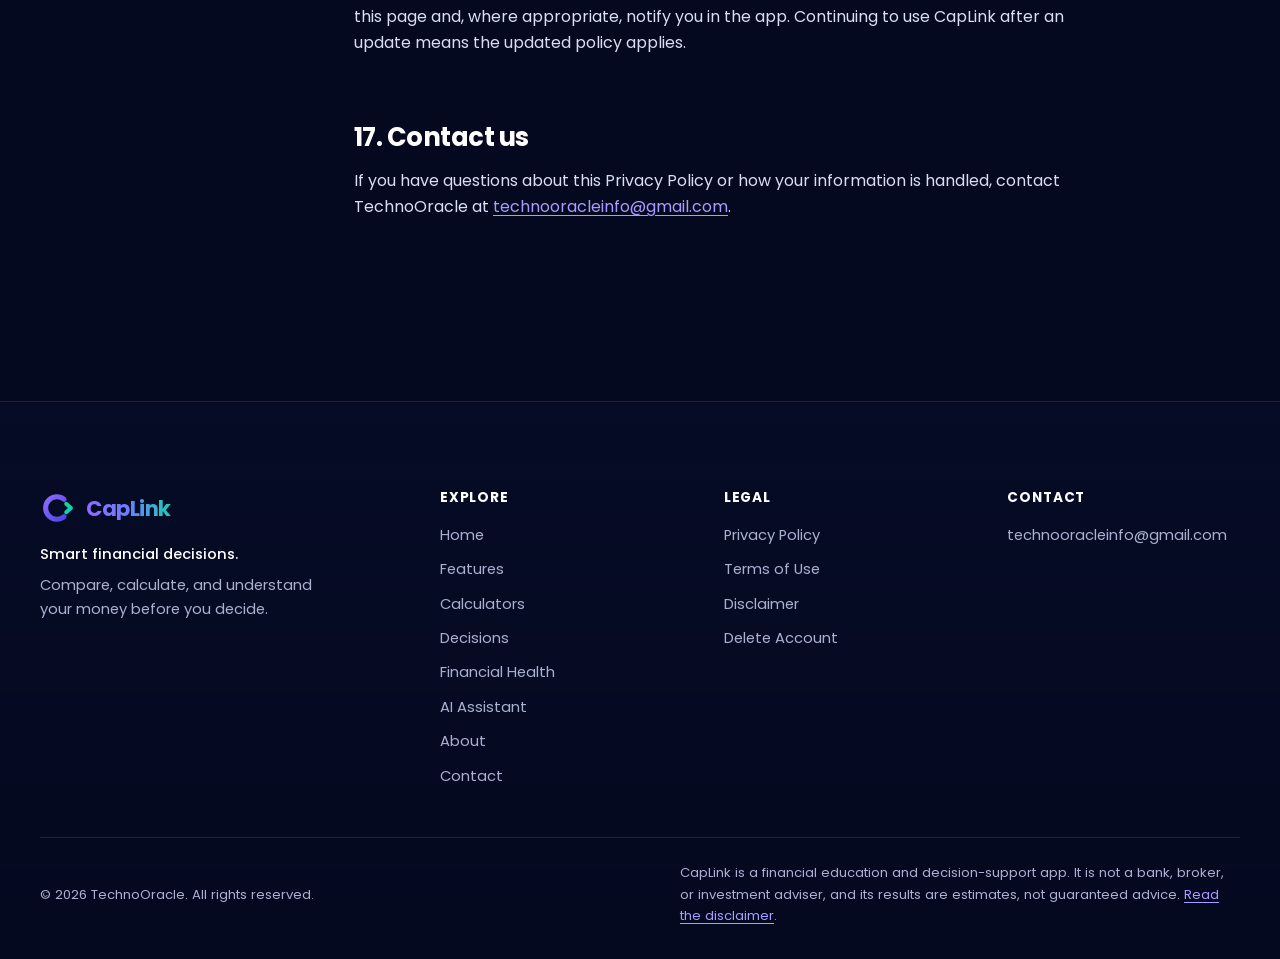
<file: privacy-policy.html>
<!doctype html>
<html lang="en">
<head>
  <meta charset="UTF-8">
  <meta name="viewport" content="width=device-width, initial-scale=1.0">
  <title>Privacy Policy — CapLink</title>
  <meta name="description" content="Learn how CapLink handles account information, user-provided financial information, authentication, AI features and account deletion.">
  <meta name="robots" content="index, follow, max-image-preview:large, max-snippet:-1">
  <meta name="author" content="TechnoOracle">
  <!-- GOOGLE SEARCH CONSOLE VERIFICATION CODE GOES HERE (only if you verify with the HTML-tag method) -->
  <!-- SITE_URL placeholder: run scripts/set-site-url.sh once the production URL is known (see SEO-AUDIT.md). -->
  <link rel="canonical" href="https://YOUR_PRODUCTION_URL_HERE/privacy-policy.html">
  <meta property="og:type" content="website">
  <meta property="og:site_name" content="CapLink">
  <meta property="og:locale" content="en_IN">
  <meta property="og:title" content="Privacy Policy — CapLink">
  <meta property="og:description" content="Learn how CapLink handles account information, user-provided financial information, authentication, AI features and account deletion.">
  <meta property="og:url" content="https://YOUR_PRODUCTION_URL_HERE/privacy-policy.html">
  <meta property="og:image" content="https://YOUR_PRODUCTION_URL_HERE/assets/seo/caplink-og-image.png">
  <meta property="og:image:type" content="image/png">
  <meta property="og:image:width" content="1200">
  <meta property="og:image:height" content="630">
  <meta property="og:image:alt" content="CapLink — Make smarter financial decisions. Compare, calculate, and understand your money before you decide.">
  <meta name="twitter:card" content="summary_large_image">
  <meta name="twitter:title" content="Privacy Policy — CapLink">
  <meta name="twitter:description" content="Learn how CapLink handles account information, user-provided financial information, authentication, AI features and account deletion.">
  <meta name="twitter:image" content="https://YOUR_PRODUCTION_URL_HERE/assets/seo/caplink-og-image.png">
  <meta name="twitter:image:alt" content="CapLink — Make smarter financial decisions. Compare, calculate, and understand your money before you decide.">
  <meta name="theme-color" content="#05091F">
  <meta name="color-scheme" content="dark">
  <link rel="icon" href="favicon.ico" sizes="any">
  <link rel="icon" href="assets/logo/caplink-mark.svg" type="image/svg+xml">
  <link rel="apple-touch-icon" href="assets/icons/apple-touch-icon.png">
  <link rel="manifest" href="site.webmanifest">
  <link rel="preload" href="assets/fonts/poppins-700.woff" as="font" type="font/woff" crossorigin>
  <link rel="preload" href="assets/fonts/poppins-400.woff" as="font" type="font/woff" crossorigin>
  <link rel="stylesheet" href="css/styles.css">
  <link rel="stylesheet" href="css/animations.css">
  <link rel="stylesheet" href="css/responsive.css">
  <script>document.documentElement.classList.add("js");</script>
  <script type="application/ld+json">{"@context":"https://schema.org","@graph":[{"@type":"Organization","@id":"https://YOUR_PRODUCTION_URL_HERE/#organization","name":"TechnoOracle","url":"https://YOUR_PRODUCTION_URL_HERE/","email":"technooracleinfo@gmail.com","logo":{"@type":"ImageObject","url":"https://YOUR_PRODUCTION_URL_HERE/assets/icons/apple-touch-icon.png","width":180,"height":180},"contactPoint":{"@type":"ContactPoint","contactType":"customer support","email":"technooracleinfo@gmail.com"}},{"@type":"WebSite","@id":"https://YOUR_PRODUCTION_URL_HERE/#website","name":"CapLink","alternateName":"CapLink — Smart financial decisions","url":"https://YOUR_PRODUCTION_URL_HERE/","description":"Compare, calculate, and understand your money before you decide.","inLanguage":"en","publisher":{"@id":"https://YOUR_PRODUCTION_URL_HERE/#organization"}},{"@type":"WebPage","@id":"https://YOUR_PRODUCTION_URL_HERE/privacy-policy.html#webpage","url":"https://YOUR_PRODUCTION_URL_HERE/privacy-policy.html","name":"Privacy Policy — CapLink","description":"Learn how CapLink handles account information, user-provided financial information, authentication, AI features and account deletion.","isPartOf":{"@id":"https://YOUR_PRODUCTION_URL_HERE/#website"},"publisher":{"@id":"https://YOUR_PRODUCTION_URL_HERE/#organization"},"inLanguage":"en","breadcrumb":{"@id":"https://YOUR_PRODUCTION_URL_HERE/privacy-policy.html#breadcrumb"}},{"@type":"BreadcrumbList","itemListElement":[{"@type":"ListItem","position":1,"name":"Home","item":"https://YOUR_PRODUCTION_URL_HERE/"},{"@type":"ListItem","position":2,"name":"Privacy Policy","item":"https://YOUR_PRODUCTION_URL_HERE/privacy-policy.html"}],"@id":"https://YOUR_PRODUCTION_URL_HERE/privacy-policy.html#breadcrumb"}]}</script>
</head>
<body>
<a class="skip-link" href="#main">Skip to content</a>
<header class="site-header">
  <nav class="nav container" aria-label="Primary">
    <a class="brand" href="index.html" aria-label="CapLink home"><svg class="brand__mark" viewBox="0 0 64 64" aria-hidden="true" focusable="false"><defs><linearGradient id="m2c" x1="0" y1="0" x2="1" y2="1"><stop offset="0" stop-color="#8B6CFF"/><stop offset="1" stop-color="#4F46E5"/></linearGradient><linearGradient id="m2k" x1="0" y1="0" x2="1" y2="1"><stop offset="0" stop-color="#18D09C"/><stop offset="1" stop-color="#00D9C0"/></linearGradient></defs><path d="M42.86 16.68A20 20 0 1 0 42.86 47.32" fill="none" stroke="url(#m2c)" stroke-width="9" stroke-linecap="round"/><path d="M46.5 24.5L55 32L46.5 39.5" fill="none" stroke="url(#m2k)" stroke-width="7" stroke-linecap="round" stroke-linejoin="round"/></svg><span class="brand__text"><span class="brand__name">CapLink</span><span class="brand__tag">Smart financial decisions</span></span></a>
    <ul class="nav__links"><li><a href="index.html">Home</a></li><li><a href="features.html">Features</a></li><li><a href="calculators.html">Calculators</a></li><li><a href="decisions.html">Decisions</a></li><li><a href="financial-health.html">Financial Health</a></li><li><a href="ai-assistant.html">AI Assistant</a></li></ul>
    <ul class="nav__actions"><li><a href="about.html">About</a></li><li><a href="contact.html">Contact</a></li><li><a class="btn btn--primary btn--sm" href="index.html#download">Get CapLink</a></li></ul>
    <button class="nav-toggle" type="button" aria-expanded="false" aria-controls="mobile-menu" aria-label="Open menu">
      <span class="nav-toggle__bar"></span><span class="nav-toggle__bar"></span><span class="nav-toggle__bar"></span>
    </button>
  </nav>
</header>
<div class="mobile-menu" id="mobile-menu">
  <nav aria-label="Mobile">
    <ul><li><a href="index.html">Home</a></li><li><a href="features.html">Features</a></li><li><a href="calculators.html">Calculators</a></li><li><a href="decisions.html">Decisions</a></li><li><a href="financial-health.html">Financial Health</a></li><li><a href="ai-assistant.html">AI Assistant</a></li></ul>
    <p class="mobile-menu__group-label">Company</p>
    <ul><li><a href="about.html">About</a></li><li><a href="contact.html">Contact</a></li></ul>
    <p class="mobile-menu__group-label">Legal</p>
    <ul><li><a href="privacy-policy.html" aria-current="page">Privacy Policy</a></li><li><a href="terms.html">Terms of Use</a></li><li><a href="disclaimer.html">Disclaimer</a></li><li><a href="delete-account.html">Delete Account</a></li></ul>
    <a class="btn btn--primary" href="index.html#download">Get CapLink <svg viewBox="0 0 24 24" fill="none" stroke="currentColor" stroke-width="1.8" stroke-linecap="round" stroke-linejoin="round" aria-hidden="true" focusable="false"><path d="M5 12h14M13 6l6 6-6 6"/></svg></a>
  </nav>
</div>
<main id="main">
<section class="page-hero" aria-labelledby="page-title">
  <div class="container" data-reveal>
    <nav class="breadcrumbs" aria-label="Breadcrumb"><ol><li><a href="index.html">Home</a></li><li aria-current="page">Privacy Policy</li></ol></nav>
    <p class="eyebrow eyebrow--teal"><svg viewBox="0 0 24 24" fill="none" stroke="currentColor" stroke-width="1.8" stroke-linecap="round" stroke-linejoin="round" aria-hidden="true" focusable="false"><rect x="4.5" y="10.5" width="15" height="10.5" rx="2.5"/><path d="M8 10.5V7.5a4 4 0 018 0v3"/></svg> Legal</p>
    <h1 id="page-title">Privacy Policy</h1>
    <p class="lead">How CapLink collects, uses, and protects information — written to be read, not skimmed past.</p>
    <div class="legal-meta">
      <span><svg viewBox="0 0 24 24" fill="none" stroke="currentColor" stroke-width="1.8" stroke-linecap="round" stroke-linejoin="round" aria-hidden="true" focusable="false"><circle cx="12" cy="12" r="9"/><path d="M12 7v5l3.2 2"/></svg> Last updated: <span data-config="PRIVACY_LAST_UPDATED">October 2026</span></span>
      <span><svg viewBox="0 0 24 24" fill="none" stroke="currentColor" stroke-width="1.8" stroke-linecap="round" stroke-linejoin="round" aria-hidden="true" focusable="false"><path d="M6 3h9l4 4v14H6V3z"/><path d="M14.5 3v4.5H19M9 12.5h7M9 16.5h7"/></svg> Applies to the CapLink app and this website</span>
    </div>
  </div>
</section>

<div class="section section--tight">
  <div class="container legal-layout">
    <nav class="toc glass" aria-label="On this page">
      <h2>On this page</h2>
      <ol>
        <li><a href="#summary">Summary</a></li>
        <li><a href="#who-we-are">Who we are</a></li>
        <li><a href="#info-you-provide">Information you provide</a></li>
        <li><a href="#info-automatic">Information collected automatically</a></li>
        <li><a href="#not-collected">What we don't collect</a></li>
        <li><a href="#authentication">Authentication</a></li>
        <li><a href="#financial-info">Financial information</a></li>
        <li><a href="#how-we-use">How we use information</a></li>
        <li><a href="#ai">AI features</a></li>
        <li><a href="#infrastructure">Infrastructure & storage</a></li>
        <li><a href="#sharing">Sharing & service providers</a></li>
        <li><a href="#retention">Data retention</a></li>
        <li><a href="#deletion">Account Deletion</a></li>
        <li><a href="#security">Security</a></li>
        <li><a href="#choices">Your choices</a></li>
        <li><a href="#children">Children's privacy</a></li>
        <li><a href="#changes">Changes to this policy</a></li>
        <li><a href="#contact">Contact us</a></li>
      </ol>
    </nav>

    <article class="prose">
      <h2 id="summary">Summary</h2>
      <div class="notice notice--info">
        <svg viewBox="0 0 24 24" fill="none" stroke="currentColor" stroke-width="1.8" stroke-linecap="round" stroke-linejoin="round" aria-hidden="true" focusable="false"><circle cx="12" cy="12" r="9"/><path d="M12 11v5.5M12 7.8h.01"/></svg>
        <p><strong>The short version:</strong> CapLink does not connect to your bank accounts or read your bank transactions. You create an account with email/password or Google Sign-In, and you choose what financial information to enter. We use that information to run calculations, comparisons, Financial Health insights, and AI responses for you. You can delete your account from within the app — see <a href="delete-account.html">Delete Your Account</a>.</p>
      </div>
      <p>This summary is for convenience. Please read the full policy below.</p>

      <h2 id="who-we-are">1. Who we are</h2>
      <p>CapLink ("CapLink", "we", "us", or "our") is a financial education, calculation, comparison, and decision-support mobile application published by <span data-config="COMPANY_NAME">TechnoOracle</span>. This Privacy Policy explains how we handle information when you use the CapLink mobile app and this website (together, the "Services").</p>
      <p>CapLink is not a bank, broker, lender, insurance provider, tax authority, or investment adviser.</p>

      <h2 id="info-you-provide">2. Information you provide</h2>
      <p>Depending on how you use CapLink, you may provide:</p>
      <ul>
        <li><strong>Account information</strong> — your email address and the authentication information needed to create and secure your account.</li>
        <li><strong>Google account information</strong> — if you choose Google Sign-In, basic profile information that Google shares with us with your permission, such as your name, email address, and profile picture.</li>
        <li><strong>Financial information you enter manually</strong> — for example income, expenses, EMIs, debt, investments, emergency savings, insurance details, and purchase-related details (see <a href="#financial-info">Financial information</a>).</li>
        <li><strong>Personal context</strong> — such as your age, number of dependents, and financial goals, when you choose to provide them.</li>
        <li><strong>Calculator and comparison inputs</strong> — the values you enter into calculators and decision tools, and any calculations you save.</li>
        <li><strong>Messages to CapLink Assistant</strong> — the questions you ask and related context (see <a href="#ai">AI features</a>).</li>
        <li><strong>Communications with us</strong> — the content of emails or messages you send us, such as support requests or feedback.</li>
      </ul>

      <h2 id="info-automatic">3. Information collected automatically</h2>
      <p>Where applicable, we and our service providers may automatically collect limited technical and usage information needed to operate, secure, and improve the Services, such as:</p>
      <ul>
        <li>App usage and activity information, such as features used and actions taken in the app;</li>
        <li>Device and technical information, such as device type, operating system, app version, and diagnostic or error logs;</li>
        <li>Standard request information, such as IP address and timestamps, processed when the app communicates with our servers or when you visit this website.</li>
      </ul>

      <h2 id="not-collected">4. What CapLink does not collect through bank connections</h2>
      <p><strong>CapLink does not connect directly to your bank accounts</strong> and <strong>does not automatically retrieve your bank transactions</strong> or account statements. Any financial figures in CapLink are values you type in yourself.</p>
      <p>CapLink does not ask for, and you should never enter into CapLink:</p>
      <ul>
        <li>Bank or internet banking passwords or login credentials;</li>
        <li>UPI PINs;</li>
        <li>Debit card PINs;</li>
        <li>Credit or debit card numbers or CVV codes;</li>
        <li>One-time passwords (OTPs) for accessing bank accounts or authorising payments.</li>
      </ul>
      <p>If anyone claiming to represent CapLink asks for this information, please do not share it and let us know at <a href="mailto:technooracleinfo@gmail.com" data-config="CONTACT_EMAIL">technooracleinfo@gmail.com</a>.</p>

      <h2 id="authentication">5. Authentication</h2>
      <p>You can create and access a CapLink account using:</p>
      <ul>
        <li><strong>Email and password</strong> — your email address is used to identify your account, and your password is handled by our authentication provider to verify sign-ins.</li>
        <li><strong>Google Sign-In</strong> — Google authenticates you and shares basic profile information with us according to the permissions you approve. We do not receive your Google password.</li>
      </ul>
      <p>As with any sign-in system, authentication involves processing account identifiers and security tokens or session data so that you can stay signed in securely.</p>

      <h2 id="financial-info">6. Financial information</h2>
      <p>To use certain features, you may choose to manually enter information such as:</p>
      <ul>
        <li>Income (for example, salary or monthly income) and monthly expenses;</li>
        <li>EMIs and other debt;</li>
        <li>Investments and emergency fund savings;</li>
        <li>Financial goals;</li>
        <li>Age and number of dependents;</li>
        <li>Insurance information;</li>
        <li>Purchase information, such as the price of a car, home, bike, or gadget you're considering.</li>
      </ul>
      <p>We use this information to calculate results, compare financial options, generate Financial Health insights, and personalise educational guidance for you. Providing it is optional, but some features won't work without the relevant inputs.</p>

      <h2 id="how-we-use">7. How we use information</h2>
      <p>We use information to:</p>
      <ul>
        <li>Create, authenticate, and manage your account;</li>
        <li>Provide calculators, comparisons, affordability checks, and Financial Health scores;</li>
        <li>Generate AI responses and personalised educational insights;</li>
        <li>Save calculations and preferences you choose to keep;</li>
        <li>Maintain, secure, troubleshoot, and improve the Services;</li>
        <li>Respond to your questions, feedback, and requests;</li>
        <li>Comply with legal obligations and enforce our <a href="terms.html">Terms of Use</a>.</li>
      </ul>

      <h2 id="ai">8. CapLink Assistant and AI features</h2>
      <p>When you use CapLink Assistant or AI Insight features, the content of your request — and relevant information you've provided in CapLink, such as Financial Health inputs or goals — may be processed to generate a response. This processing may involve third-party AI service providers acting on our behalf.</p>
      <ul>
        <li>AI-generated responses are produced automatically and <strong>can be inaccurate, incomplete, or out of date</strong>. They are for educational and awareness purposes only and are not professional financial, investment, tax, legal, or insurance advice.</li>
        <li>Please share only what's needed for your question. <strong>Avoid entering highly sensitive information that CapLink does not require</strong>, such as identity document numbers, account numbers, passwords, or health details.</li>
      </ul>

      <h2 id="infrastructure">9. Infrastructure and storage</h2>
      <p>CapLink uses Supabase infrastructure for authentication and database services. Information you provide in the app is stored using this infrastructure.</p>
      <p>We use trusted infrastructure and reasonable technical and organizational measures designed to protect user information. Your information may be stored or processed in countries other than the one you live in, depending on where our service providers operate.</p>

      <h2 id="sharing">10. Sharing and service providers</h2>
      <p>We share information only as needed to run CapLink and as described in this policy. Information may be processed by service providers that help us operate the app — for example authentication, database, hosting, analytics, AI, or other infrastructure providers, where applicable. These providers process information on our behalf to deliver their services.</p>
      <p>We may also disclose information if required by law or legal process, to protect the rights, safety, and security of our users, CapLink, or others, or in connection with a business transfer such as a merger or acquisition, subject to appropriate safeguards.</p>

      <h2 id="retention">11. Data retention</h2>
      <p>We keep information for as long as your account is active or as needed to provide the Services. We may retain certain information for longer where necessary to comply with legal obligations, resolve disputes, prevent misuse, or enforce our agreements.</p>

      <h2 id="deletion">12. Account Deletion</h2>
      <div class="glass panel policy-callout">
        <p>You can delete your CapLink account from within the application. If you cannot access your account or the deletion option, you can contact us at <a href="mailto:technooracleinfo@gmail.com" data-config="CONTACT_EMAIL">technooracleinfo@gmail.com</a> to request assistance with account deletion.</p>
        <p>When you delete your account, data associated with your account is handled according to the app's deletion process and applicable legal, security, and operational requirements. Some information may be retained for a limited period where required — for example in backups or logs until they are overwritten, or where retention is legally required.</p>
        <p class="mb-0"><a class="btn btn--primary btn--sm" href="delete-account.html"><svg viewBox="0 0 24 24" fill="none" stroke="currentColor" stroke-width="1.8" stroke-linecap="round" stroke-linejoin="round" aria-hidden="true" focusable="false"><path d="M4 7h16M10 11v6M14 11v6M6 7l1 13a1 1 0 001 1h8a1 1 0 001-1l1-13M9 7V4h6v3"/></svg> Delete Your Account</a></p>
      </div>

      <h2 id="security">13. Security</h2>
      <p>We use industry-standard security practices and trusted infrastructure to help protect your information, such as encrypted (HTTPS) connections between the app and our backend services. However, no method of transmission or storage is completely secure, and we cannot guarantee absolute security. Please keep your login details private and let us know if you suspect unauthorised access to your account.</p>

      <h2 id="choices">14. Your choices</h2>
      <ul>
        <li><strong>Choose what to enter.</strong> Financial details are optional and entered by you. You can leave out anything you're not comfortable sharing.</li>
        <li><strong>Edit your information.</strong> You can update inputs, such as your Financial Health answers, within the app.</li>
        <li><strong>Delete your account.</strong> You can delete your account from within the app at any time. See <a href="delete-account.html">Delete Your Account</a>.</li>
        <li><strong>Contact us.</strong> Depending on applicable law, you may have rights to access, correct, or delete your personal information, or to withdraw consent. To make a request, email <a href="mailto:technooracleinfo@gmail.com" data-config="CONTACT_EMAIL">technooracleinfo@gmail.com</a>.</li>
      </ul>

      <h2 id="children">15. Children's privacy</h2>
      <p>CapLink is intended for adults who manage their own finances and is not directed at children. We do not knowingly collect personal information from children. If you believe a child has provided us with personal information, please contact us and we will take appropriate steps to delete it.</p>

      <h2 id="changes">16. Changes to this policy</h2>
      <p>We may update this Privacy Policy from time to time, for example to reflect changes to the Services or legal requirements. When we do, we'll update the "Last updated" date at the top of this page and, where appropriate, notify you in the app. Continuing to use CapLink after an update means the updated policy applies.</p>

      <h2 id="contact">17. Contact us</h2>
      <p>If you have questions about this Privacy Policy or how your information is handled, contact <span data-config="COMPANY_NAME">TechnoOracle</span> at <a href="mailto:technooracleinfo@gmail.com" data-config="CONTACT_EMAIL">technooracleinfo@gmail.com</a>.</p>
    </article>
  </div>
</div>

</main>
<footer class="site-footer">
  <div class="container">
    <div class="footer-grid">
      <div class="footer-brand">
        <a class="brand" href="index.html" aria-label="CapLink home"><svg class="brand__mark" viewBox="0 0 64 64" aria-hidden="true" focusable="false"><defs><linearGradient id="m3c" x1="0" y1="0" x2="1" y2="1"><stop offset="0" stop-color="#8B6CFF"/><stop offset="1" stop-color="#4F46E5"/></linearGradient><linearGradient id="m3k" x1="0" y1="0" x2="1" y2="1"><stop offset="0" stop-color="#18D09C"/><stop offset="1" stop-color="#00D9C0"/></linearGradient></defs><path d="M42.86 16.68A20 20 0 1 0 42.86 47.32" fill="none" stroke="url(#m3c)" stroke-width="9" stroke-linecap="round"/><path d="M46.5 24.5L55 32L46.5 39.5" fill="none" stroke="url(#m3k)" stroke-width="7" stroke-linecap="round" stroke-linejoin="round"/></svg><span class="brand__text"><span class="brand__name">CapLink</span></span></a>
        <p class="footer-tagline">Smart financial decisions.</p>
        <p>Compare, calculate, and understand your money before you decide.</p>
      </div>
      <nav class="footer-col" aria-label="Footer navigation">
        <h2>Explore</h2>
        <ul><li><a href="index.html">Home</a></li><li><a href="features.html">Features</a></li><li><a href="calculators.html">Calculators</a></li><li><a href="decisions.html">Decisions</a></li><li><a href="financial-health.html">Financial Health</a></li><li><a href="ai-assistant.html">AI Assistant</a></li><li><a href="about.html">About</a></li><li><a href="contact.html">Contact</a></li></ul>
      </nav>
      <nav class="footer-col" aria-label="Legal">
        <h2>Legal</h2>
        <ul><li><a href="privacy-policy.html">Privacy Policy</a></li><li><a href="terms.html">Terms of Use</a></li><li><a href="disclaimer.html">Disclaimer</a></li><li><a href="delete-account.html">Delete Account</a></li></ul>
      </nav>
      <div class="footer-col">
        <h2>Contact</h2>
        <ul><li><a href="mailto:technooracleinfo@gmail.com" data-config="CONTACT_EMAIL">technooracleinfo@gmail.com</a></li></ul>
      </div>
    </div>
    <div class="footer-bottom">
      <p>&copy; <span data-config="COPYRIGHT_YEAR">2026</span> <span data-config="COMPANY_NAME">TechnoOracle</span>. All rights reserved.</p>
      <p class="footer-disclaimer">CapLink is a financial education and decision-support app. It is not a bank, broker, or investment adviser, and its results are estimates, not guaranteed advice. <a href="disclaimer.html">Read the disclaimer</a>.</p>
    </div>
  </div>
</footer>
<script src="js/config.js" defer></script>
<script src="js/navigation.js" defer></script>
<script src="js/animations.js" defer></script>
<script src="js/main.js" defer></script>
</body>
</html>
</file>
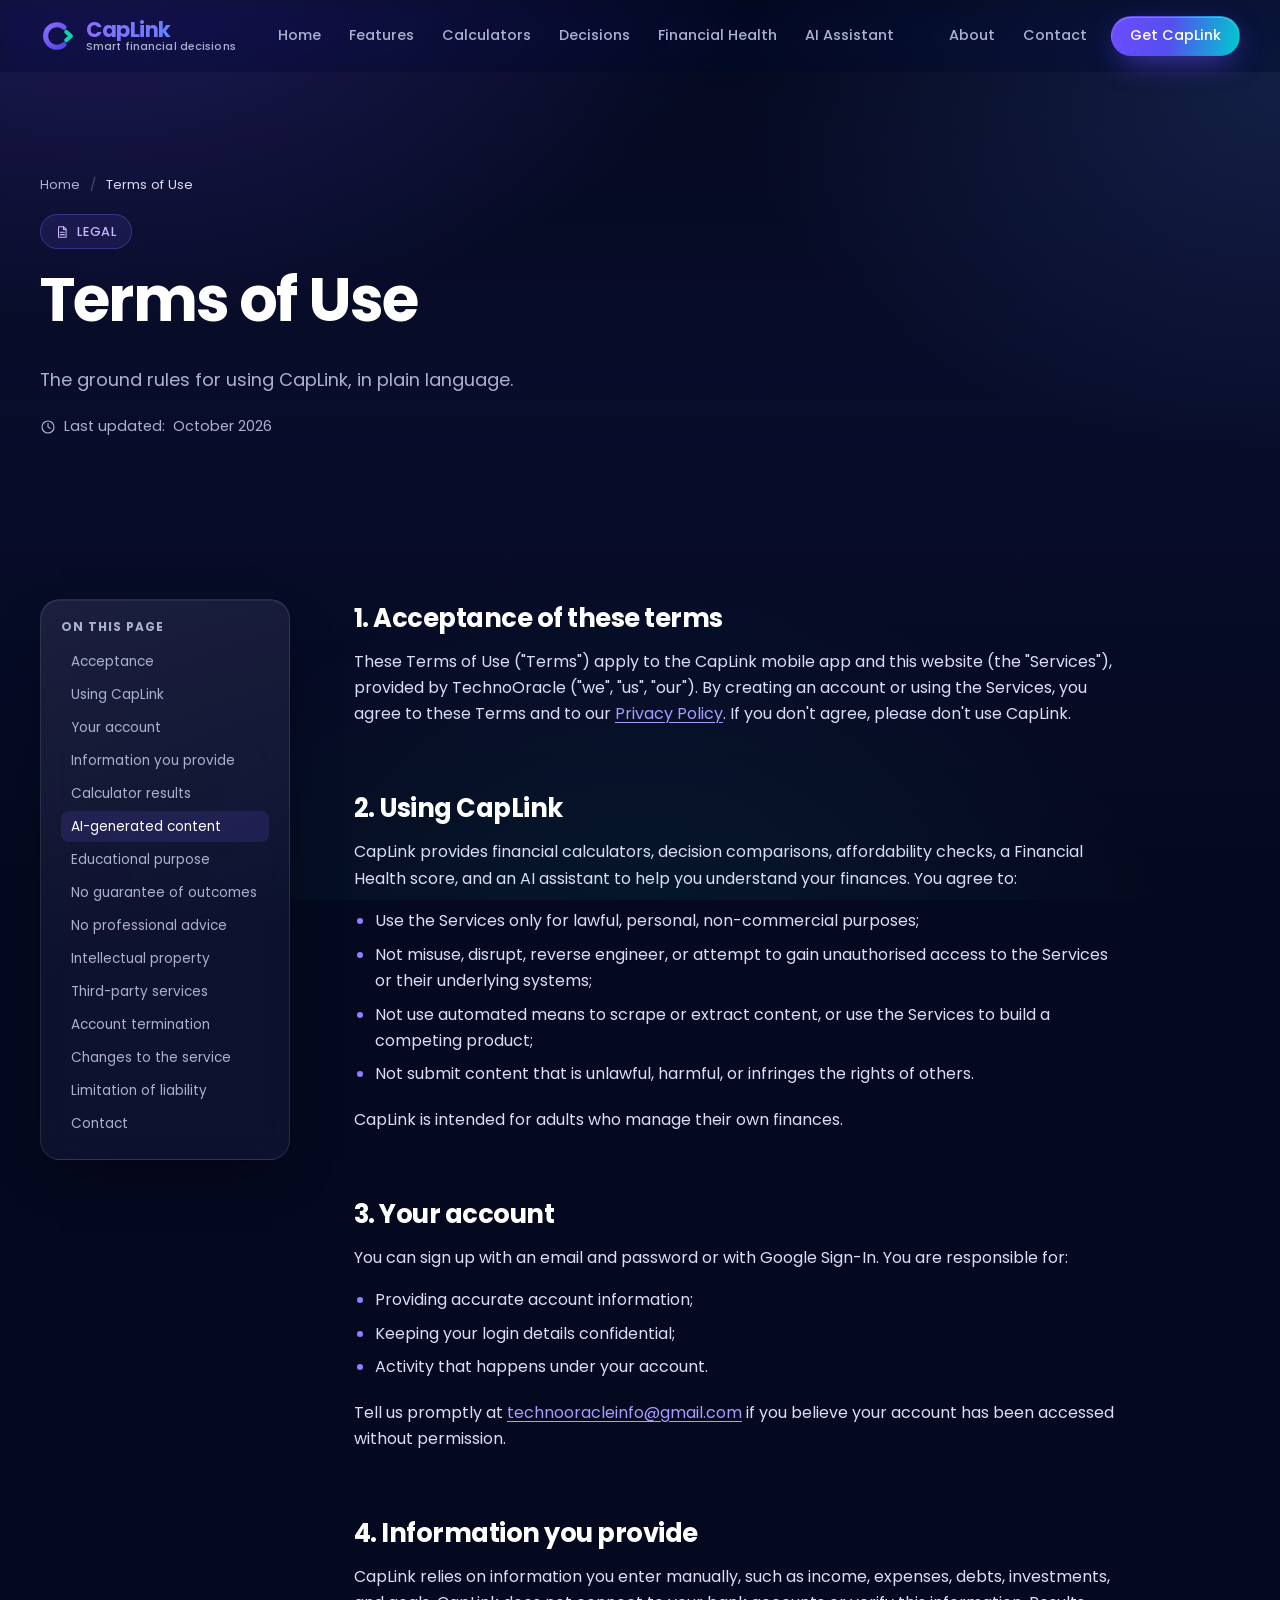
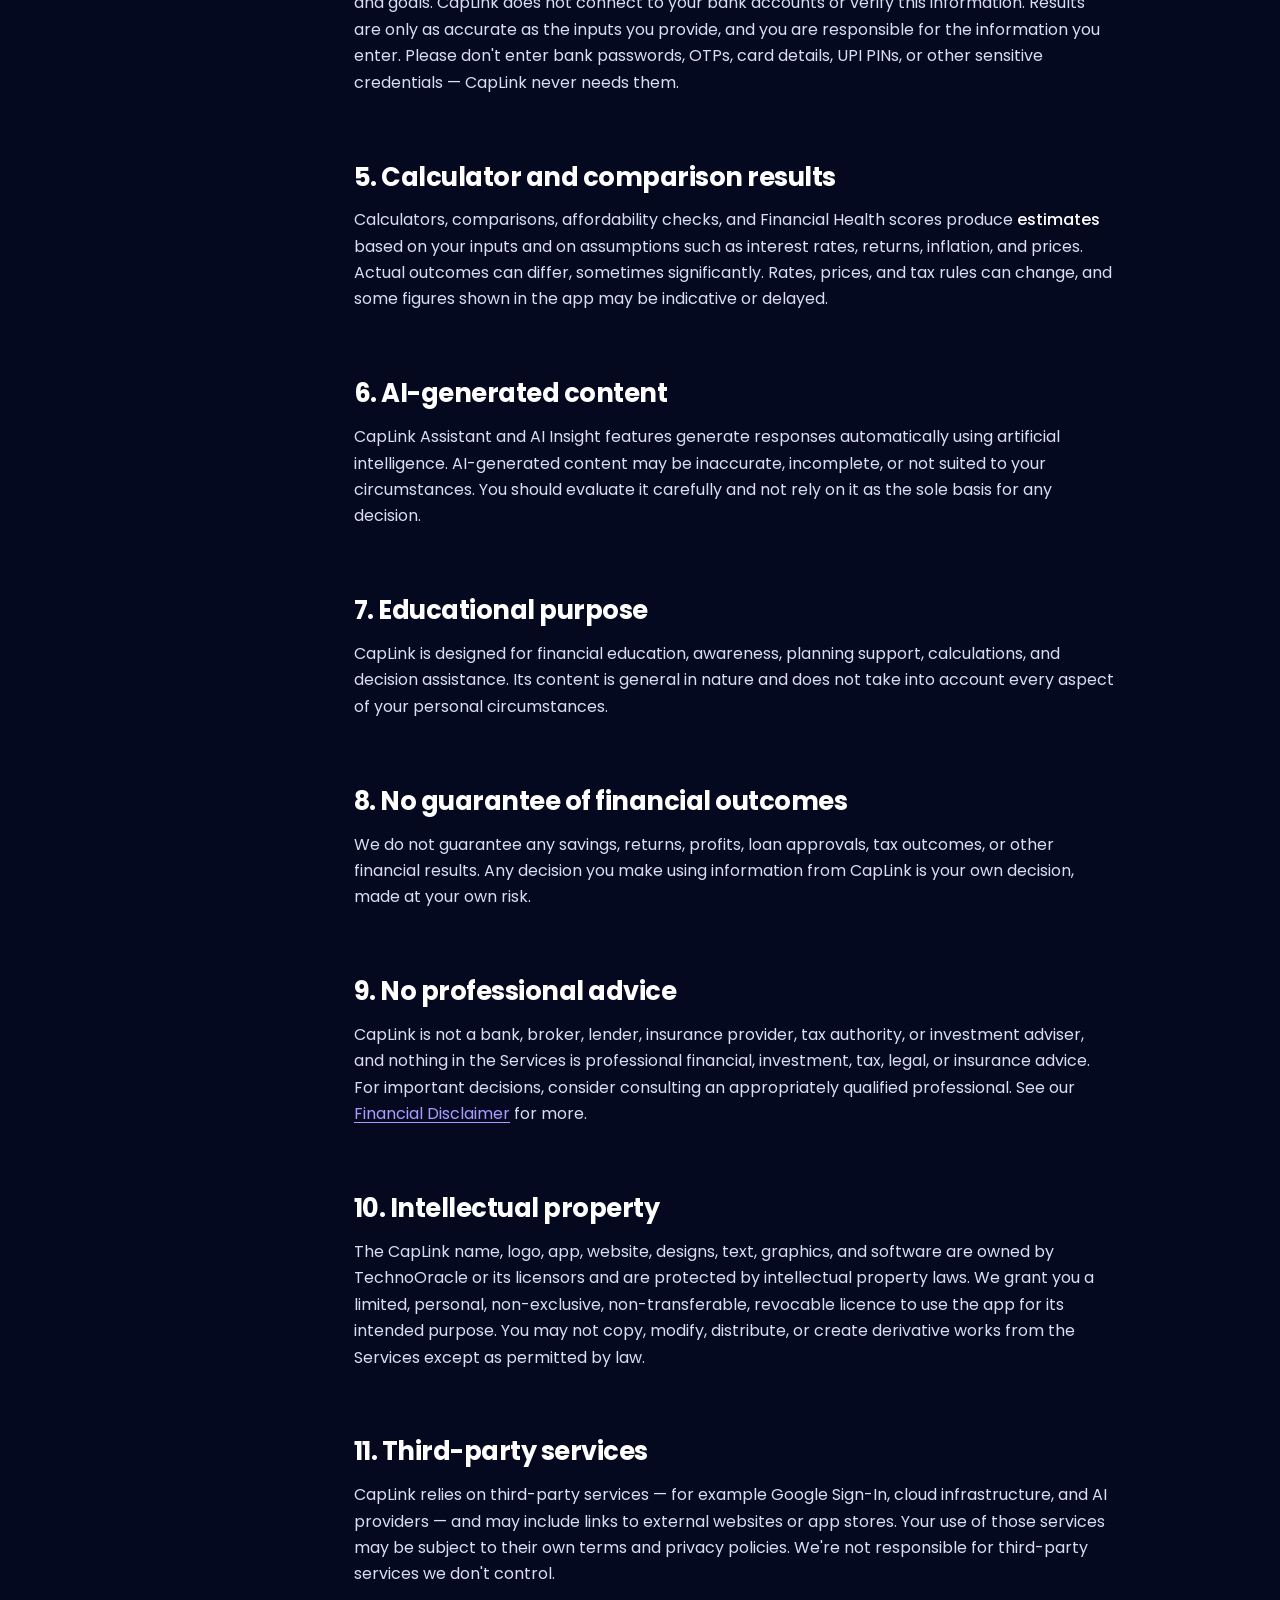
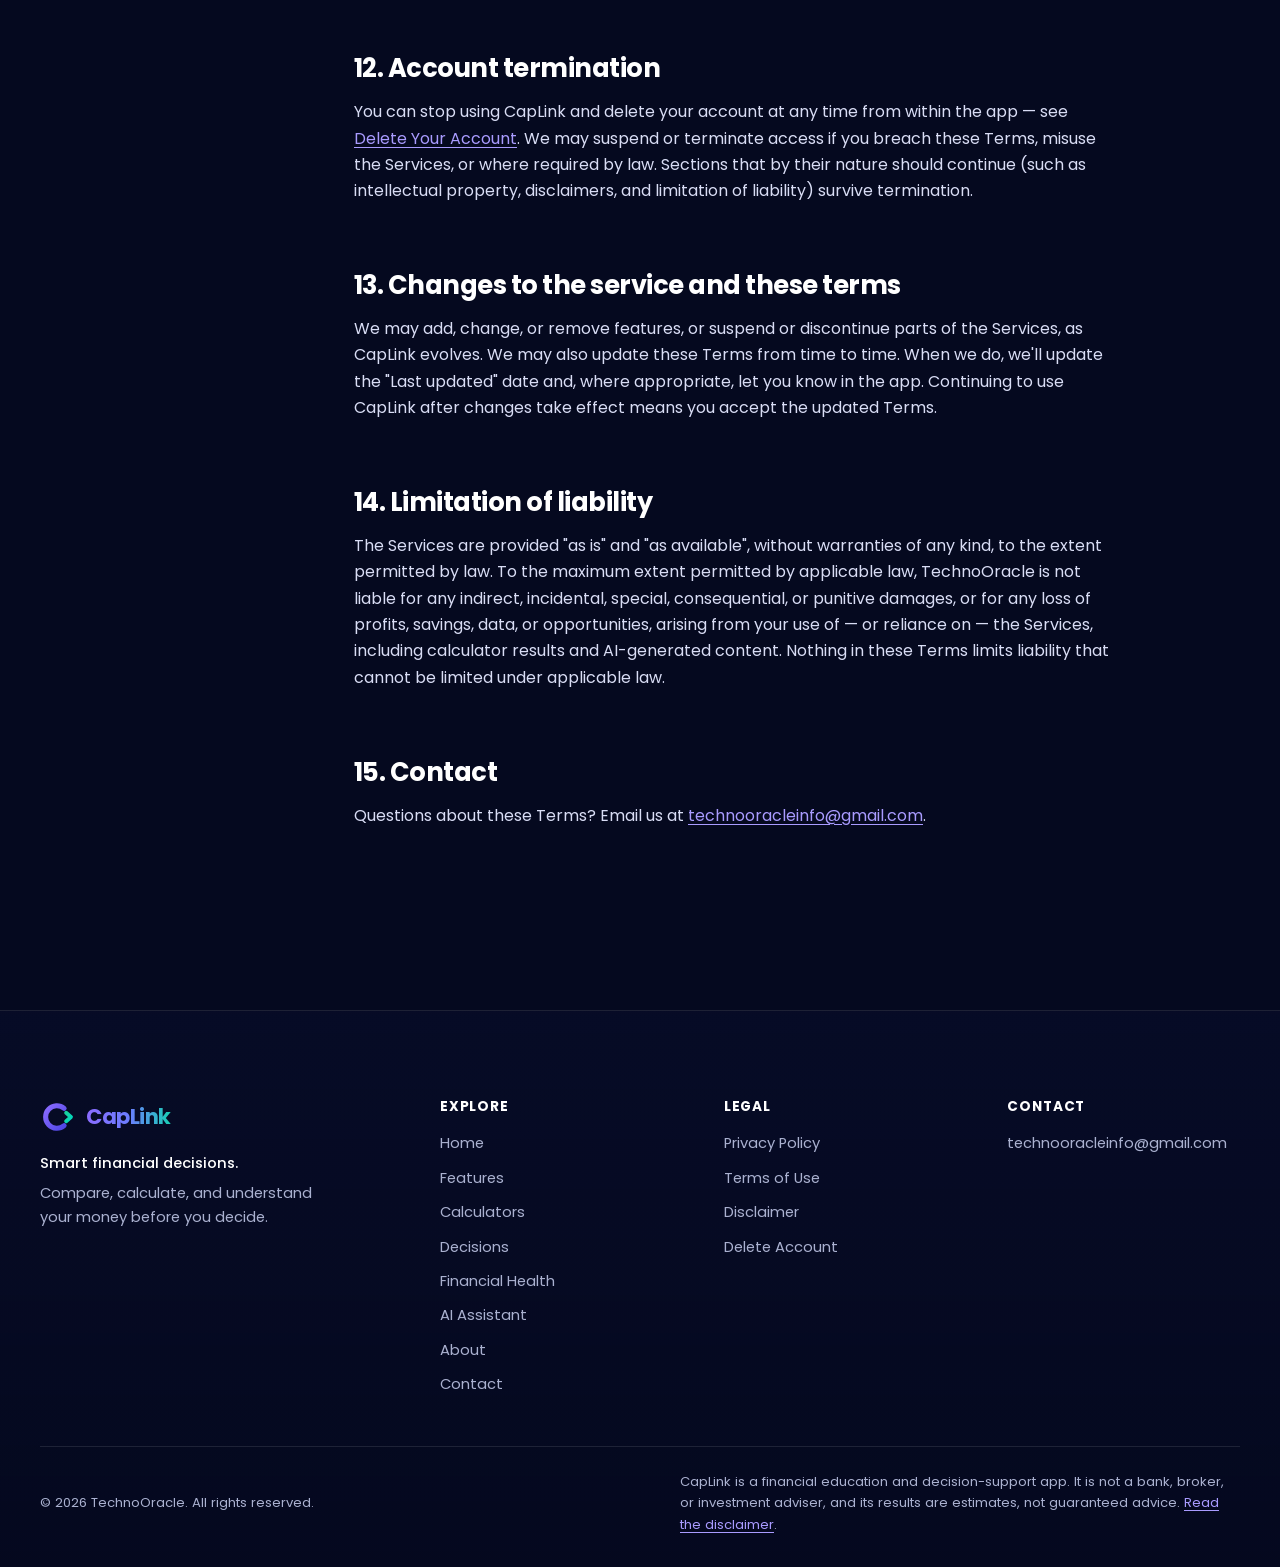
<file: terms.html>
<!doctype html>
<html lang="en">
<head>
  <meta charset="UTF-8">
  <meta name="viewport" content="width=device-width, initial-scale=1.0">
  <title>Terms of Use — CapLink</title>
  <meta name="description" content="Read the CapLink Terms of Use covering accounts, calculators, AI-generated information, acceptable use and limitations.">
  <meta name="robots" content="index, follow, max-image-preview:large, max-snippet:-1">
  <meta name="author" content="TechnoOracle">
  <!-- GOOGLE SEARCH CONSOLE VERIFICATION CODE GOES HERE (only if you verify with the HTML-tag method) -->
  <!-- SITE_URL placeholder: run scripts/set-site-url.sh once the production URL is known (see SEO-AUDIT.md). -->
  <link rel="canonical" href="https://YOUR_PRODUCTION_URL_HERE/terms.html">
  <meta property="og:type" content="website">
  <meta property="og:site_name" content="CapLink">
  <meta property="og:locale" content="en_IN">
  <meta property="og:title" content="Terms of Use — CapLink">
  <meta property="og:description" content="Read the CapLink Terms of Use covering accounts, calculators, AI-generated information, acceptable use and limitations.">
  <meta property="og:url" content="https://YOUR_PRODUCTION_URL_HERE/terms.html">
  <meta property="og:image" content="https://YOUR_PRODUCTION_URL_HERE/assets/seo/caplink-og-image.png">
  <meta property="og:image:type" content="image/png">
  <meta property="og:image:width" content="1200">
  <meta property="og:image:height" content="630">
  <meta property="og:image:alt" content="CapLink — Make smarter financial decisions. Compare, calculate, and understand your money before you decide.">
  <meta name="twitter:card" content="summary_large_image">
  <meta name="twitter:title" content="Terms of Use — CapLink">
  <meta name="twitter:description" content="Read the CapLink Terms of Use covering accounts, calculators, AI-generated information, acceptable use and limitations.">
  <meta name="twitter:image" content="https://YOUR_PRODUCTION_URL_HERE/assets/seo/caplink-og-image.png">
  <meta name="twitter:image:alt" content="CapLink — Make smarter financial decisions. Compare, calculate, and understand your money before you decide.">
  <meta name="theme-color" content="#05091F">
  <meta name="color-scheme" content="dark">
  <link rel="icon" href="favicon.ico" sizes="any">
  <link rel="icon" href="assets/logo/caplink-mark.svg" type="image/svg+xml">
  <link rel="apple-touch-icon" href="assets/icons/apple-touch-icon.png">
  <link rel="manifest" href="site.webmanifest">
  <link rel="preload" href="assets/fonts/poppins-700.woff" as="font" type="font/woff" crossorigin>
  <link rel="preload" href="assets/fonts/poppins-400.woff" as="font" type="font/woff" crossorigin>
  <link rel="stylesheet" href="css/styles.css">
  <link rel="stylesheet" href="css/animations.css">
  <link rel="stylesheet" href="css/responsive.css">
  <script>document.documentElement.classList.add("js");</script>
  <script type="application/ld+json">{"@context":"https://schema.org","@graph":[{"@type":"Organization","@id":"https://YOUR_PRODUCTION_URL_HERE/#organization","name":"TechnoOracle","url":"https://YOUR_PRODUCTION_URL_HERE/","email":"technooracleinfo@gmail.com","logo":{"@type":"ImageObject","url":"https://YOUR_PRODUCTION_URL_HERE/assets/icons/apple-touch-icon.png","width":180,"height":180},"contactPoint":{"@type":"ContactPoint","contactType":"customer support","email":"technooracleinfo@gmail.com"}},{"@type":"WebSite","@id":"https://YOUR_PRODUCTION_URL_HERE/#website","name":"CapLink","alternateName":"CapLink — Smart financial decisions","url":"https://YOUR_PRODUCTION_URL_HERE/","description":"Compare, calculate, and understand your money before you decide.","inLanguage":"en","publisher":{"@id":"https://YOUR_PRODUCTION_URL_HERE/#organization"}},{"@type":"WebPage","@id":"https://YOUR_PRODUCTION_URL_HERE/terms.html#webpage","url":"https://YOUR_PRODUCTION_URL_HERE/terms.html","name":"Terms of Use — CapLink","description":"Read the CapLink Terms of Use covering accounts, calculators, AI-generated information, acceptable use and limitations.","isPartOf":{"@id":"https://YOUR_PRODUCTION_URL_HERE/#website"},"publisher":{"@id":"https://YOUR_PRODUCTION_URL_HERE/#organization"},"inLanguage":"en","breadcrumb":{"@id":"https://YOUR_PRODUCTION_URL_HERE/terms.html#breadcrumb"}},{"@type":"BreadcrumbList","itemListElement":[{"@type":"ListItem","position":1,"name":"Home","item":"https://YOUR_PRODUCTION_URL_HERE/"},{"@type":"ListItem","position":2,"name":"Terms of Use","item":"https://YOUR_PRODUCTION_URL_HERE/terms.html"}],"@id":"https://YOUR_PRODUCTION_URL_HERE/terms.html#breadcrumb"}]}</script>
</head>
<body>
<a class="skip-link" href="#main">Skip to content</a>
<header class="site-header">
  <nav class="nav container" aria-label="Primary">
    <a class="brand" href="index.html" aria-label="CapLink home"><svg class="brand__mark" viewBox="0 0 64 64" aria-hidden="true" focusable="false"><defs><linearGradient id="m2c" x1="0" y1="0" x2="1" y2="1"><stop offset="0" stop-color="#8B6CFF"/><stop offset="1" stop-color="#4F46E5"/></linearGradient><linearGradient id="m2k" x1="0" y1="0" x2="1" y2="1"><stop offset="0" stop-color="#18D09C"/><stop offset="1" stop-color="#00D9C0"/></linearGradient></defs><path d="M42.86 16.68A20 20 0 1 0 42.86 47.32" fill="none" stroke="url(#m2c)" stroke-width="9" stroke-linecap="round"/><path d="M46.5 24.5L55 32L46.5 39.5" fill="none" stroke="url(#m2k)" stroke-width="7" stroke-linecap="round" stroke-linejoin="round"/></svg><span class="brand__text"><span class="brand__name">CapLink</span><span class="brand__tag">Smart financial decisions</span></span></a>
    <ul class="nav__links"><li><a href="index.html">Home</a></li><li><a href="features.html">Features</a></li><li><a href="calculators.html">Calculators</a></li><li><a href="decisions.html">Decisions</a></li><li><a href="financial-health.html">Financial Health</a></li><li><a href="ai-assistant.html">AI Assistant</a></li></ul>
    <ul class="nav__actions"><li><a href="about.html">About</a></li><li><a href="contact.html">Contact</a></li><li><a class="btn btn--primary btn--sm" href="index.html#download">Get CapLink</a></li></ul>
    <button class="nav-toggle" type="button" aria-expanded="false" aria-controls="mobile-menu" aria-label="Open menu">
      <span class="nav-toggle__bar"></span><span class="nav-toggle__bar"></span><span class="nav-toggle__bar"></span>
    </button>
  </nav>
</header>
<div class="mobile-menu" id="mobile-menu">
  <nav aria-label="Mobile">
    <ul><li><a href="index.html">Home</a></li><li><a href="features.html">Features</a></li><li><a href="calculators.html">Calculators</a></li><li><a href="decisions.html">Decisions</a></li><li><a href="financial-health.html">Financial Health</a></li><li><a href="ai-assistant.html">AI Assistant</a></li></ul>
    <p class="mobile-menu__group-label">Company</p>
    <ul><li><a href="about.html">About</a></li><li><a href="contact.html">Contact</a></li></ul>
    <p class="mobile-menu__group-label">Legal</p>
    <ul><li><a href="privacy-policy.html">Privacy Policy</a></li><li><a href="terms.html" aria-current="page">Terms of Use</a></li><li><a href="disclaimer.html">Disclaimer</a></li><li><a href="delete-account.html">Delete Account</a></li></ul>
    <a class="btn btn--primary" href="index.html#download">Get CapLink <svg viewBox="0 0 24 24" fill="none" stroke="currentColor" stroke-width="1.8" stroke-linecap="round" stroke-linejoin="round" aria-hidden="true" focusable="false"><path d="M5 12h14M13 6l6 6-6 6"/></svg></a>
  </nav>
</div>
<main id="main">
<section class="page-hero" aria-labelledby="page-title">
  <div class="container" data-reveal>
    <nav class="breadcrumbs" aria-label="Breadcrumb"><ol><li><a href="index.html">Home</a></li><li aria-current="page">Terms of Use</li></ol></nav>
    <p class="eyebrow"><svg viewBox="0 0 24 24" fill="none" stroke="currentColor" stroke-width="1.8" stroke-linecap="round" stroke-linejoin="round" aria-hidden="true" focusable="false"><path d="M6 3h9l4 4v14H6V3z"/><path d="M14.5 3v4.5H19M9 12.5h7M9 16.5h7"/></svg> Legal</p>
    <h1 id="page-title">Terms of Use</h1>
    <p class="lead">The ground rules for using CapLink, in plain language.</p>
    <div class="legal-meta">
      <span><svg viewBox="0 0 24 24" fill="none" stroke="currentColor" stroke-width="1.8" stroke-linecap="round" stroke-linejoin="round" aria-hidden="true" focusable="false"><circle cx="12" cy="12" r="9"/><path d="M12 7v5l3.2 2"/></svg> Last updated: <span data-config="TERMS_LAST_UPDATED">October 2026</span></span>
    </div>
  </div>
</section>

<div class="section section--tight">
  <div class="container legal-layout">
    <nav class="toc glass" aria-label="On this page">
      <h2>On this page</h2>
      <ol>
        <li><a href="#acceptance">Acceptance</a></li>
        <li><a href="#using">Using CapLink</a></li>
        <li><a href="#account">Your account</a></li>
        <li><a href="#your-info">Information you provide</a></li>
        <li><a href="#calculators">Calculator results</a></li>
        <li><a href="#ai">AI-generated content</a></li>
        <li><a href="#educational">Educational purpose</a></li>
        <li><a href="#no-guarantee">No guarantee of outcomes</a></li>
        <li><a href="#no-advice">No professional advice</a></li>
        <li><a href="#ip">Intellectual property</a></li>
        <li><a href="#third-party">Third-party services</a></li>
        <li><a href="#termination">Account termination</a></li>
        <li><a href="#changes">Changes to the service</a></li>
        <li><a href="#liability">Limitation of liability</a></li>
        <li><a href="#contact">Contact</a></li>
      </ol>
    </nav>

    <article class="prose">
      <h2 id="acceptance">1. Acceptance of these terms</h2>
      <p>These Terms of Use ("Terms") apply to the CapLink mobile app and this website (the "Services"), provided by <span data-config="COMPANY_NAME">TechnoOracle</span> ("we", "us", "our"). By creating an account or using the Services, you agree to these Terms and to our <a href="privacy-policy.html">Privacy Policy</a>. If you don't agree, please don't use CapLink.</p>

      <h2 id="using">2. Using CapLink</h2>
      <p>CapLink provides financial calculators, decision comparisons, affordability checks, a Financial Health score, and an AI assistant to help you understand your finances. You agree to:</p>
      <ul>
        <li>Use the Services only for lawful, personal, non-commercial purposes;</li>
        <li>Not misuse, disrupt, reverse engineer, or attempt to gain unauthorised access to the Services or their underlying systems;</li>
        <li>Not use automated means to scrape or extract content, or use the Services to build a competing product;</li>
        <li>Not submit content that is unlawful, harmful, or infringes the rights of others.</li>
      </ul>
      <p>CapLink is intended for adults who manage their own finances.</p>

      <h2 id="account">3. Your account</h2>
      <p>You can sign up with an email and password or with Google Sign-In. You are responsible for:</p>
      <ul>
        <li>Providing accurate account information;</li>
        <li>Keeping your login details confidential;</li>
        <li>Activity that happens under your account.</li>
      </ul>
      <p>Tell us promptly at <a href="mailto:technooracleinfo@gmail.com" data-config="CONTACT_EMAIL">technooracleinfo@gmail.com</a> if you believe your account has been accessed without permission.</p>

      <h2 id="your-info">4. Information you provide</h2>
      <p>CapLink relies on information you enter manually, such as income, expenses, debts, investments, and goals. CapLink does not connect to your bank accounts or verify this information. Results are only as accurate as the inputs you provide, and you are responsible for the information you enter. Please don't enter bank passwords, OTPs, card details, UPI PINs, or other sensitive credentials — CapLink never needs them.</p>

      <h2 id="calculators">5. Calculator and comparison results</h2>
      <p>Calculators, comparisons, affordability checks, and Financial Health scores produce <strong>estimates</strong> based on your inputs and on assumptions such as interest rates, returns, inflation, and prices. Actual outcomes can differ, sometimes significantly. Rates, prices, and tax rules can change, and some figures shown in the app may be indicative or delayed.</p>

      <h2 id="ai">6. AI-generated content</h2>
      <p>CapLink Assistant and AI Insight features generate responses automatically using artificial intelligence. AI-generated content may be inaccurate, incomplete, or not suited to your circumstances. You should evaluate it carefully and not rely on it as the sole basis for any decision.</p>

      <h2 id="educational">7. Educational purpose</h2>
      <p>CapLink is designed for financial education, awareness, planning support, calculations, and decision assistance. Its content is general in nature and does not take into account every aspect of your personal circumstances.</p>

      <h2 id="no-guarantee">8. No guarantee of financial outcomes</h2>
      <p>We do not guarantee any savings, returns, profits, loan approvals, tax outcomes, or other financial results. Any decision you make using information from CapLink is your own decision, made at your own risk.</p>

      <h2 id="no-advice">9. No professional advice</h2>
      <p>CapLink is not a bank, broker, lender, insurance provider, tax authority, or investment adviser, and nothing in the Services is professional financial, investment, tax, legal, or insurance advice. For important decisions, consider consulting an appropriately qualified professional. See our <a href="disclaimer.html">Financial Disclaimer</a> for more.</p>

      <h2 id="ip">10. Intellectual property</h2>
      <p>The CapLink name, logo, app, website, designs, text, graphics, and software are owned by <span data-config="COMPANY_NAME">TechnoOracle</span> or its licensors and are protected by intellectual property laws. We grant you a limited, personal, non-exclusive, non-transferable, revocable licence to use the app for its intended purpose. You may not copy, modify, distribute, or create derivative works from the Services except as permitted by law.</p>

      <h2 id="third-party">11. Third-party services</h2>
      <p>CapLink relies on third-party services — for example Google Sign-In, cloud infrastructure, and AI providers — and may include links to external websites or app stores. Your use of those services may be subject to their own terms and privacy policies. We're not responsible for third-party services we don't control.</p>

      <h2 id="termination">12. Account termination</h2>
      <p>You can stop using CapLink and delete your account at any time from within the app — see <a href="delete-account.html">Delete Your Account</a>. We may suspend or terminate access if you breach these Terms, misuse the Services, or where required by law. Sections that by their nature should continue (such as intellectual property, disclaimers, and limitation of liability) survive termination.</p>

      <h2 id="changes">13. Changes to the service and these terms</h2>
      <p>We may add, change, or remove features, or suspend or discontinue parts of the Services, as CapLink evolves. We may also update these Terms from time to time. When we do, we'll update the "Last updated" date and, where appropriate, let you know in the app. Continuing to use CapLink after changes take effect means you accept the updated Terms.</p>

      <h2 id="liability">14. Limitation of liability</h2>
      <p>The Services are provided "as is" and "as available", without warranties of any kind, to the extent permitted by law. To the maximum extent permitted by applicable law, <span data-config="COMPANY_NAME">TechnoOracle</span> is not liable for any indirect, incidental, special, consequential, or punitive damages, or for any loss of profits, savings, data, or opportunities, arising from your use of — or reliance on — the Services, including calculator results and AI-generated content. Nothing in these Terms limits liability that cannot be limited under applicable law.</p>

      <h2 id="contact">15. Contact</h2>
      <p>Questions about these Terms? Email us at <a href="mailto:technooracleinfo@gmail.com" data-config="CONTACT_EMAIL">technooracleinfo@gmail.com</a>.</p>
    </article>
  </div>
</div>

</main>
<footer class="site-footer">
  <div class="container">
    <div class="footer-grid">
      <div class="footer-brand">
        <a class="brand" href="index.html" aria-label="CapLink home"><svg class="brand__mark" viewBox="0 0 64 64" aria-hidden="true" focusable="false"><defs><linearGradient id="m3c" x1="0" y1="0" x2="1" y2="1"><stop offset="0" stop-color="#8B6CFF"/><stop offset="1" stop-color="#4F46E5"/></linearGradient><linearGradient id="m3k" x1="0" y1="0" x2="1" y2="1"><stop offset="0" stop-color="#18D09C"/><stop offset="1" stop-color="#00D9C0"/></linearGradient></defs><path d="M42.86 16.68A20 20 0 1 0 42.86 47.32" fill="none" stroke="url(#m3c)" stroke-width="9" stroke-linecap="round"/><path d="M46.5 24.5L55 32L46.5 39.5" fill="none" stroke="url(#m3k)" stroke-width="7" stroke-linecap="round" stroke-linejoin="round"/></svg><span class="brand__text"><span class="brand__name">CapLink</span></span></a>
        <p class="footer-tagline">Smart financial decisions.</p>
        <p>Compare, calculate, and understand your money before you decide.</p>
      </div>
      <nav class="footer-col" aria-label="Footer navigation">
        <h2>Explore</h2>
        <ul><li><a href="index.html">Home</a></li><li><a href="features.html">Features</a></li><li><a href="calculators.html">Calculators</a></li><li><a href="decisions.html">Decisions</a></li><li><a href="financial-health.html">Financial Health</a></li><li><a href="ai-assistant.html">AI Assistant</a></li><li><a href="about.html">About</a></li><li><a href="contact.html">Contact</a></li></ul>
      </nav>
      <nav class="footer-col" aria-label="Legal">
        <h2>Legal</h2>
        <ul><li><a href="privacy-policy.html">Privacy Policy</a></li><li><a href="terms.html">Terms of Use</a></li><li><a href="disclaimer.html">Disclaimer</a></li><li><a href="delete-account.html">Delete Account</a></li></ul>
      </nav>
      <div class="footer-col">
        <h2>Contact</h2>
        <ul><li><a href="mailto:technooracleinfo@gmail.com" data-config="CONTACT_EMAIL">technooracleinfo@gmail.com</a></li></ul>
      </div>
    </div>
    <div class="footer-bottom">
      <p>&copy; <span data-config="COPYRIGHT_YEAR">2026</span> <span data-config="COMPANY_NAME">TechnoOracle</span>. All rights reserved.</p>
      <p class="footer-disclaimer">CapLink is a financial education and decision-support app. It is not a bank, broker, or investment adviser, and its results are estimates, not guaranteed advice. <a href="disclaimer.html">Read the disclaimer</a>.</p>
    </div>
  </div>
</footer>
<script src="js/config.js" defer></script>
<script src="js/navigation.js" defer></script>
<script src="js/animations.js" defer></script>
<script src="js/main.js" defer></script>
</body>
</html>
</file>
<file: css/styles.css>
/* ==========================================================================
   CapLink — core styles
   Layout & components. Breakpoint overrides live in responsive.css,
   motion lives in animations.css.
   ========================================================================== */

/* ---------- Fonts (self-hosted Poppins, SIL Open Font License) ---------- */
@font-face {
  font-family: "Poppins";
  src: url("../assets/fonts/poppins-400.woff") format("woff");
  font-weight: 400;
  font-style: normal;
  font-display: swap;
}
@font-face {
  font-family: "Poppins";
  src: url("../assets/fonts/poppins-500.woff") format("woff");
  font-weight: 500 600;
  font-style: normal;
  font-display: swap;
}
@font-face {
  font-family: "Poppins";
  src: url("../assets/fonts/poppins-700.woff") format("woff");
  font-weight: 700 800;
  font-style: normal;
  font-display: swap;
}

/* ---------- Design tokens ---------- */
:root {
  --bg-0: #05091f;
  --bg-1: #080d2b;
  --bg-2: #0b1235;
  --surface: rgba(255, 255, 255, 0.05);
  --surface-2: rgba(255, 255, 255, 0.08);
  --border: rgba(255, 255, 255, 0.1);
  --border-strong: rgba(255, 255, 255, 0.18);

  --primary: #6c4dff;
  --primary-2: #554eee;
  --violet: #7c5cff;
  --blue: #5b8cff;
  --green: #18d09c;
  --cyan: #00d9c0;
  --gold: #ffb928;
  --pink: #e05cff;
  --orange: #ff7a45;
  --red: #ff5f7e;

  --text: #ffffff;
  --text-2: #d9ddf5;
  --text-3: #aab1d0;

  --grad-brand: linear-gradient(100deg, #7c5cff 0%, #5b8cff 50%, #00d9c0 100%);
  --grad-primary: linear-gradient(100deg, #6c4dff 0%, #554eee 45%, #00c9d0 100%);
  --grad-violet: linear-gradient(135deg, #7c5cff, #554eee);

  --radius-sm: 12px;
  --radius: 20px;
  --radius-lg: 28px;
  --radius-xl: 36px;

  --shadow-card: 0 20px 50px -20px rgba(0, 0, 0, 0.6), 0 1px 0 rgba(255, 255, 255, 0.06) inset;
  --shadow-glow: 0 0 0 1px rgba(124, 92, 255, 0.35), 0 18px 60px -12px rgba(108, 77, 255, 0.55);

  --tile-a: #7c5cff;
  --tile-b: #554eee;
  --tone: #a593ff;

  --container: 1200px;
  --gutter: clamp(16px, 4vw, 32px);
  --header-h: 72px;

  --ease: cubic-bezier(0.22, 1, 0.36, 1);
  --font: "Poppins", system-ui, -apple-system, "Segoe UI", Roboto, sans-serif;
}

/* ---------- Reset / base ---------- */
*,
*::before,
*::after {
  box-sizing: border-box;
}

html {
  -webkit-text-size-adjust: 100%;
  scroll-behavior: smooth;
  scroll-padding-top: calc(var(--header-h) + 16px);
}

body {
  margin: 0;
  min-height: 100vh;
  font-family: var(--font);
  font-size: 1rem;
  line-height: 1.65;
  color: var(--text-2);
  background-color: var(--bg-0);
  background-image:
    radial-gradient(1100px 700px at 8% -10%, rgba(108, 77, 255, 0.28), transparent 60%),
    radial-gradient(900px 600px at 100% 10%, rgba(91, 140, 255, 0.16), transparent 60%),
    radial-gradient(900px 700px at 50% 110%, rgba(0, 217, 192, 0.08), transparent 60%),
    linear-gradient(180deg, var(--bg-0) 0%, var(--bg-1) 45%, var(--bg-0) 100%);
  background-attachment: fixed;
  overflow-x: hidden;
  -webkit-font-smoothing: antialiased;
  -moz-osx-font-smoothing: grayscale;
}

img,
svg {
  display: block;
  max-width: 100%;
}

img {
  height: auto;
}

a {
  color: #a99bff;
  text-decoration-thickness: 1px;
  text-underline-offset: 3px;
}

a:hover {
  color: #c9c0ff;
}

h1,
h2,
h3,
h4 {
  margin: 0 0 0.5em;
  color: var(--text);
  font-weight: 700;
  line-height: 1.15;
  letter-spacing: -0.02em;
}

h1 {
  font-size: clamp(2.3rem, 5.4vw, 4.25rem);
  letter-spacing: -0.03em;
}

h2 {
  font-size: clamp(1.8rem, 3.6vw, 2.9rem);
}

h3 {
  font-size: clamp(1.1rem, 1.6vw, 1.3rem);
  letter-spacing: -0.01em;
}

p {
  margin: 0 0 1em;
}

ul,
ol {
  margin: 0;
  padding: 0;
}

strong {
  color: var(--text);
  font-weight: 600;
}

:focus-visible {
  outline: 2px solid var(--cyan);
  outline-offset: 3px;
  border-radius: 6px;
}

::selection {
  background: rgba(124, 92, 255, 0.45);
  color: #fff;
}

.visually-hidden {
  position: absolute !important;
  width: 1px;
  height: 1px;
  padding: 0;
  margin: -1px;
  overflow: hidden;
  clip: rect(0, 0, 0, 0);
  white-space: nowrap;
  border: 0;
}

.skip-link {
  position: absolute;
  top: -100px;
  left: 16px;
  z-index: 200;
  padding: 10px 16px;
  border-radius: 10px;
  background: var(--primary);
  color: #fff;
  font-weight: 600;
  text-decoration: none;
  transition: top 0.2s;
}

.skip-link:focus {
  top: 12px;
  color: #fff;
}

/* ---------- Layout helpers ---------- */
.container {
  width: 100%;
  max-width: calc(var(--container) + var(--gutter) * 2);
  margin-inline: auto;
  padding-inline: var(--gutter);
}

.container--narrow {
  max-width: calc(820px + var(--gutter) * 2);
}

.section {
  position: relative;
  padding-block: clamp(64px, 8vw, 104px);
}

.section--tight {
  padding-block: clamp(48px, 7vw, 88px);
}

.section-head {
  max-width: 720px;
  margin-bottom: clamp(36px, 5vw, 56px);
}

.section-head--center {
  margin-inline: auto;
  text-align: center;
}

.eyebrow {
  display: inline-flex;
  align-items: center;
  gap: 8px;
  margin-bottom: 16px;
  padding: 6px 14px;
  border: 1px solid rgba(124, 92, 255, 0.35);
  border-radius: 999px;
  background: rgba(124, 92, 255, 0.12);
  color: #c4b8ff;
  font-size: 0.8rem;
  font-weight: 600;
  letter-spacing: 0.06em;
  text-transform: uppercase;
}

.eyebrow svg {
  width: 14px;
  height: 14px;
}

.eyebrow--teal {
  border-color: rgba(0, 217, 192, 0.35);
  background: rgba(0, 217, 192, 0.1);
  color: #7cf0dc;
}

.eyebrow--gold {
  border-color: rgba(255, 185, 40, 0.35);
  background: rgba(255, 185, 40, 0.1);
  color: #ffd27a;
}

.lead {
  font-size: clamp(1.02rem, 1.4vw, 1.18rem);
  color: var(--text-3);
}

.gradient-text {
  background: var(--grad-brand);
  -webkit-background-clip: text;
  background-clip: text;
  color: transparent;
  -webkit-text-fill-color: transparent;
}

.text-gold {
  color: var(--gold);
}

.muted {
  color: var(--text-3);
}

.small {
  font-size: 0.875rem;
}

.center {
  text-align: center;
}

.mt-0 { margin-top: 0; }
.mt-2 { margin-top: 16px; }
.mt-3 { margin-top: 24px; }
.mt-4 { margin-top: 32px; }
.mb-0 { margin-bottom: 0; }

/* ---------- Buttons ---------- */
.btn {
  --btn-pad-y: 14px;
  --btn-pad-x: 24px;
  position: relative;
  display: inline-flex;
  align-items: center;
  justify-content: center;
  gap: 10px;
  min-height: 48px;
  padding: var(--btn-pad-y) var(--btn-pad-x);
  border: 1px solid transparent;
  border-radius: 999px;
  font: inherit;
  font-size: 0.98rem;
  font-weight: 600;
  line-height: 1.2;
  text-decoration: none;
  white-space: nowrap;
  cursor: pointer;
  transition: transform 0.25s var(--ease), box-shadow 0.25s var(--ease), background-color 0.25s, border-color 0.25s, color 0.25s;
}

.btn svg {
  width: 18px;
  height: 18px;
  flex-shrink: 0;
}

.btn--primary {
  background: var(--grad-primary);
  color: #fff;
  box-shadow: 0 10px 30px -8px rgba(108, 77, 255, 0.7), inset 0 1px 0 rgba(255, 255, 255, 0.25);
}

.btn--primary:hover {
  color: #fff;
  transform: translateY(-2px);
  box-shadow: 0 16px 40px -8px rgba(108, 77, 255, 0.85), 0 0 0 4px rgba(124, 92, 255, 0.18), inset 0 1px 0 rgba(255, 255, 255, 0.3);
}

.btn--ghost {
  border-color: var(--border-strong);
  background: rgba(255, 255, 255, 0.04);
  color: var(--text);
  -webkit-backdrop-filter: blur(10px);
  backdrop-filter: blur(10px);
}

.btn--ghost:hover {
  color: #fff;
  border-color: rgba(124, 92, 255, 0.6);
  background: rgba(124, 92, 255, 0.12);
  transform: translateY(-2px);
}

.btn--link {
  min-height: auto;
  padding: 6px 2px;
  border-radius: 6px;
  background: none;
  color: #b9adff;
}

.btn--link:hover {
  color: #fff;
}

.btn--link svg {
  transition: transform 0.25s var(--ease);
}

.btn--link:hover svg {
  transform: translateX(4px);
}

.btn--sm {
  --btn-pad-y: 10px;
  --btn-pad-x: 18px;
  min-height: 40px;
  font-size: 0.9rem;
}

.btn--store {
  --btn-pad-x: 22px;
  gap: 12px;
  min-height: 60px;
  border-radius: 18px;
  text-align: left;
}

.btn--store .btn__label {
  display: flex;
  flex-direction: column;
  line-height: 1.2;
}

.btn--store .btn__label small {
  font-size: 0.72rem;
  font-weight: 500;
  opacity: 0.8;
}

.btn--store svg {
  width: 26px;
  height: 26px;
}

.btn[aria-disabled="true"] {
  cursor: default;
  opacity: 0.72;
  transform: none;
}

.btn-row {
  display: flex;
  flex-wrap: wrap;
  align-items: center;
  gap: 14px;
}

.placeholder-note {
  margin-top: 12px;
  font-size: 0.85rem;
  color: var(--text-3);
}

/* ---------- Glass card ---------- */
.glass {
  position: relative;
  border: 1px solid var(--border);
  border-radius: var(--radius-lg);
  background:
    linear-gradient(160deg, rgba(255, 255, 255, 0.08), rgba(255, 255, 255, 0.02) 60%),
    rgba(11, 18, 53, 0.55);
  box-shadow: var(--shadow-card);
  -webkit-backdrop-filter: blur(16px);
  backdrop-filter: blur(16px);
}

/* ---------- Header / navigation ---------- */
.site-header {
  position: sticky;
  top: 0;
  z-index: 100;
  height: var(--header-h);
  border-bottom: 1px solid transparent;
  background: rgba(5, 9, 31, 0.35);
  -webkit-backdrop-filter: blur(10px) saturate(140%);
  backdrop-filter: blur(10px) saturate(140%);
  transition: background-color 0.3s, border-color 0.3s, backdrop-filter 0.3s;
}

.site-header.is-scrolled {
  border-bottom-color: var(--border);
  background: rgba(5, 9, 31, 0.78);
  -webkit-backdrop-filter: blur(20px) saturate(160%);
  backdrop-filter: blur(20px) saturate(160%);
}

.nav {
  display: flex;
  align-items: center;
  justify-content: space-between;
  gap: 24px;
  height: 100%;
}

.brand {
  display: inline-flex;
  align-items: center;
  gap: 10px;
  flex-shrink: 0;
  color: var(--text);
  text-decoration: none;
}

.brand__mark {
  width: 36px;
  height: 36px;
}

.brand__text {
  display: flex;
  flex-direction: column;
  line-height: 1.1;
}

.brand__name {
  font-size: 1.32rem;
  font-weight: 700;
  letter-spacing: -0.02em;
  background: linear-gradient(90deg, #8b6cff 0%, #6c7dff 50%, #18d0b4 100%);
  -webkit-background-clip: text;
  background-clip: text;
  color: transparent;
  -webkit-text-fill-color: transparent;
}

.brand__tag {
  font-size: 0.68rem;
  font-weight: 500;
  color: var(--text-3);
  letter-spacing: 0.01em;
}

.nav__links,
.nav__actions {
  display: flex;
  align-items: center;
  gap: 4px;
  list-style: none;
}

.nav__links a,
.nav__actions a:not(.btn) {
  display: inline-block;
  padding: 8px 12px;
  border-radius: 999px;
  color: var(--text-3);
  font-size: 0.9rem;
  font-weight: 500;
  text-decoration: none;
  transition: color 0.2s, background-color 0.2s;
}

.nav__links a:hover,
.nav__actions a:not(.btn):hover {
  color: var(--text);
  background: rgba(255, 255, 255, 0.06);
}

.nav__links a[aria-current="page"],
.nav__actions a[aria-current="page"] {
  color: var(--text);
  background: rgba(124, 92, 255, 0.18);
}

.nav__actions .btn {
  margin-left: 8px;
}

.nav-toggle {
  display: none;
  position: relative;
  width: 44px;
  height: 44px;
  padding: 0;
  border: 1px solid var(--border);
  border-radius: 14px;
  background: rgba(255, 255, 255, 0.05);
  color: var(--text);
  cursor: pointer;
}

.nav-toggle__bar {
  position: absolute;
  left: 12px;
  width: 18px;
  height: 2px;
  border-radius: 2px;
  background: currentColor;
  transition: transform 0.3s var(--ease), opacity 0.2s;
}

.nav-toggle__bar:nth-child(1) { top: 15px; }
.nav-toggle__bar:nth-child(2) { top: 21px; }
.nav-toggle__bar:nth-child(3) { top: 27px; }

.nav-toggle[aria-expanded="true"] .nav-toggle__bar:nth-child(1) {
  transform: translateY(6px) rotate(45deg);
}
.nav-toggle[aria-expanded="true"] .nav-toggle__bar:nth-child(2) {
  opacity: 0;
}
.nav-toggle[aria-expanded="true"] .nav-toggle__bar:nth-child(3) {
  transform: translateY(-6px) rotate(-45deg);
}

.mobile-menu {
  position: fixed;
  inset: var(--header-h) 0 0 0;
  z-index: 99;
  display: none;
  padding: 16px var(--gutter) 32px;
  overflow-y: auto;
  background: rgba(5, 9, 31, 0.96);
  -webkit-backdrop-filter: blur(24px);
  backdrop-filter: blur(24px);
  opacity: 0;
  transform: translateY(-8px);
  transition: opacity 0.3s var(--ease), transform 0.3s var(--ease), visibility 0.3s;
  visibility: hidden;
}

.mobile-menu[hidden] {
  display: none !important;
}

.mobile-menu.is-open {
  opacity: 1;
  transform: none;
  visibility: visible;
}

.mobile-menu ul {
  list-style: none;
}

.mobile-menu li + li {
  border-top: 1px solid rgba(255, 255, 255, 0.06);
}

.mobile-menu a:not(.btn) {
  display: flex;
  align-items: center;
  justify-content: space-between;
  padding: 16px 4px;
  color: var(--text-2);
  font-size: 1.1rem;
  font-weight: 500;
  text-decoration: none;
}

.mobile-menu a:not(.btn)::after {
  content: "";
  width: 8px;
  height: 8px;
  border-top: 2px solid currentColor;
  border-right: 2px solid currentColor;
  transform: rotate(45deg);
  opacity: 0.5;
}

.mobile-menu a[aria-current="page"] {
  color: #fff;
}

.mobile-menu a[aria-current="page"]::before {
  content: "";
  position: absolute;
  left: calc(var(--gutter) - 12px);
  width: 4px;
  height: 22px;
  border-radius: 4px;
  background: var(--grad-brand);
}

.mobile-menu__group-label {
  margin: 24px 4px 4px;
  color: var(--text-3);
  font-size: 0.75rem;
  font-weight: 600;
  letter-spacing: 0.08em;
  text-transform: uppercase;
}

.mobile-menu .btn {
  width: 100%;
  margin-top: 28px;
}

body.menu-open {
  overflow: hidden;
}

/* ---------- Hero ---------- */
.hero {
  position: relative;
  padding-block: clamp(40px, 7vw, 96px) clamp(48px, 7vw, 96px);
  overflow-x: hidden;
  overflow-x: clip;
}

.hero__title .gradient-text {
  display: inline-block;
}

.hero__grid {
  display: grid;
  grid-template-columns: minmax(0, 1.05fr) minmax(0, 1fr);
  align-items: center;
  gap: clamp(32px, 5vw, 72px);
}

.hero__title {
  margin-bottom: 20px;
}

.hero__title span {
  display: block;
}

.hero__sub {
  max-width: 34ch;
  margin-bottom: 32px;
  font-size: clamp(1.08rem, 1.6vw, 1.3rem);
  color: var(--text-3);
}

.hero__secondary {
  margin-top: 18px;
}

.hero__assurances {
  display: flex;
  flex-wrap: wrap;
  gap: 10px 22px;
  margin-top: 36px;
  list-style: none;
  color: var(--text-3);
  font-size: 0.88rem;
}

.hero__assurances li {
  display: inline-flex;
  align-items: center;
  gap: 8px;
}

.hero__assurances svg {
  width: 18px;
  height: 18px;
  color: var(--green);
}

/* Phone/screenshot composition */
.hero__visual {
  position: relative;
  width: 100%;
  max-width: 580px;
  margin-inline: auto;
  aspect-ratio: 1 / 1.04;
}

.hero__visual::before {
  content: "";
  position: absolute;
  inset: 12% 8% 4%;
  border-radius: 50%;
  background:
    radial-gradient(closest-side, rgba(108, 77, 255, 0.55), transparent),
    radial-gradient(closest-side at 70% 70%, rgba(0, 217, 192, 0.25), transparent);
  filter: blur(40px);
  z-index: 0;
}

.shot {
  position: relative;
  margin: 0;
  overflow: hidden;
  border: 1px solid rgba(255, 255, 255, 0.14);
  border-radius: var(--radius-lg);
  background: var(--bg-2);
  box-shadow: 0 40px 80px -30px rgba(0, 0, 0, 0.8), 0 0 0 1px rgba(124, 92, 255, 0.15), 0 0 60px -10px rgba(108, 77, 255, 0.45);
}

.shot img {
  width: 100%;
  aspect-ratio: 940 / 1670;
  object-fit: cover;
}

.shot--glow-gold {
  box-shadow: 0 40px 80px -30px rgba(0, 0, 0, 0.8), 0 0 0 1px rgba(255, 185, 40, 0.2), 0 0 60px -10px rgba(255, 185, 40, 0.4);
}

.shot--glow-teal {
  box-shadow: 0 40px 80px -30px rgba(0, 0, 0, 0.8), 0 0 0 1px rgba(0, 217, 192, 0.2), 0 0 60px -10px rgba(0, 217, 192, 0.35);
}

.hero__visual .shot {
  position: absolute;
}

.shot--main {
  left: 23%;
  top: 0;
  width: 54%;
  z-index: 3;
}

.shot--left {
  left: 0;
  top: 15%;
  width: 40%;
  z-index: 1;
  transform: rotate(-7deg);
  filter: brightness(0.75) saturate(0.95);
}

.shot--right {
  right: 0;
  top: 19%;
  width: 40%;
  z-index: 1;
  transform: rotate(7deg);
  filter: brightness(0.75) saturate(0.95);
}

.float-chip {
  position: absolute;
  z-index: 4;
  display: inline-flex;
  align-items: center;
  gap: 10px;
  padding: 10px 14px;
  border: 1px solid var(--border-strong);
  border-radius: 16px;
  background: rgba(11, 18, 53, 0.82);
  -webkit-backdrop-filter: blur(14px);
  backdrop-filter: blur(14px);
  color: var(--text);
  font-size: 0.82rem;
  font-weight: 600;
  line-height: 1.25;
  box-shadow: 0 16px 40px -12px rgba(0, 0, 0, 0.7);
}

.float-chip small {
  display: block;
  color: var(--text-3);
  font-size: 0.72rem;
  font-weight: 500;
}

.float-chip__icon {
  display: grid;
  place-items: center;
  width: 34px;
  height: 34px;
  border-radius: 10px;
  flex-shrink: 0;
}

.float-chip__icon svg {
  width: 18px;
  height: 18px;
}

.float-chip--a {
  left: -2%;
  bottom: 12%;
}

.float-chip--b {
  right: -2%;
  top: 6%;
}

/* ---------- Icon tiles ---------- */
.icon-tile {
  display: grid;
  place-items: center;
  width: 56px;
  height: 56px;
  border-radius: 18px;
  color: #fff;
  background:
    radial-gradient(120% 120% at 25% 15%, rgba(255, 255, 255, 0.45), transparent 45%),
    linear-gradient(145deg, var(--tile-a), var(--tile-b));
  box-shadow:
    0 12px 26px -10px var(--tile-a),
    inset 0 -4px 10px rgba(0, 0, 0, 0.18),
    inset 0 1px 0 rgba(255, 255, 255, 0.35);
  flex-shrink: 0;
}

.icon-tile svg {
  width: 26px;
  height: 26px;
  filter: drop-shadow(0 2px 3px rgba(0, 0, 0, 0.25));
}

.icon-tile--sm {
  width: 44px;
  height: 44px;
  border-radius: 14px;
}

.icon-tile--sm svg {
  width: 22px;
  height: 22px;
}

.icon-tile--lg {
  width: 72px;
  height: 72px;
  border-radius: 22px;
}

.icon-tile--lg svg {
  width: 34px;
  height: 34px;
}

.tone-purple { --tile-a: #8b6cff; --tile-b: #5a3ee6; --tone: #a593ff; }
.tone-blue   { --tile-a: #5b8cff; --tile-b: #3554e8; --tone: #8fb0ff; }
.tone-teal   { --tile-a: #10d9c0; --tile-b: #089e9a; --tone: #5fead6; }
.tone-green  { --tile-a: #2fe0a6; --tile-b: #0f9e6f; --tone: #5fe7b8; }
.tone-gold   { --tile-a: #ffc94a; --tile-b: #e08a00; --tone: #ffcc5c; }
.tone-orange { --tile-a: #ff8a4c; --tile-b: #e5452f; --tone: #ff9f72; }
.tone-pink   { --tile-a: #e46cff; --tile-b: #9b3bd6; --tone: #ec99ff; }
.tone-red    { --tile-a: #ff7a93; --tile-b: #e0365c; --tone: #ff8fa5; }
.tone-cyan   { --tile-a: #3fd4ff; --tile-b: #1b7fe0; --tone: #7fdcff; }

/* ---------- Feature cards (home section 2) ---------- */
.card-grid {
  display: grid;
  gap: clamp(16px, 2vw, 24px);
}

.card-grid--4 { grid-template-columns: repeat(4, minmax(0, 1fr)); }
.card-grid--3 { grid-template-columns: repeat(3, minmax(0, 1fr)); }
.card-grid--2 { grid-template-columns: repeat(2, minmax(0, 1fr)); }

.feature-card {
  padding: clamp(24px, 2.6vw, 32px);
  overflow: hidden;
  transition: transform 0.4s var(--ease), border-color 0.4s, box-shadow 0.4s;
}

.feature-card::before {
  content: "";
  position: absolute;
  inset: 0;
  border-radius: inherit;
  background: radial-gradient(80% 60% at 0% 0%, color-mix(in srgb, var(--tile-a) 22%, transparent), transparent 70%);
  pointer-events: none;
}

.feature-card > * {
  position: relative;
}

.feature-card h3 {
  margin-top: 22px;
}

.feature-card p {
  margin-bottom: 0;
  color: var(--text-3);
  font-size: 0.95rem;
}

.feature-card:hover {
  transform: translateY(-6px);
  border-color: color-mix(in srgb, var(--tile-a) 55%, transparent);
  box-shadow: var(--shadow-card), 0 24px 60px -24px var(--tile-a);
}

/* ---------- Split layout (text + screenshot) ---------- */
.split {
  display: grid;
  grid-template-columns: minmax(0, 1fr) minmax(0, 1fr);
  align-items: center;
  gap: clamp(36px, 6vw, 88px);
}

.split--calc {
  grid-template-columns: minmax(0, 0.8fr) minmax(0, 1.2fr);
}

.split--media-left .split__media {
  order: -1;
}

.split__media {
  position: relative;
  display: flex;
  justify-content: center;
}

.split__media .shot {
  width: min(100%, 360px);
}

.split__media::before {
  content: "";
  position: absolute;
  inset: 10% 15%;
  border-radius: 50%;
  background: radial-gradient(closest-side, rgba(108, 77, 255, 0.5), transparent);
  filter: blur(50px);
}

.split__media--gold::before {
  background: radial-gradient(closest-side, rgba(255, 185, 40, 0.38), transparent);
}

.split__media--teal::before {
  background: radial-gradient(closest-side, rgba(0, 217, 192, 0.32), transparent);
}

.duo {
  position: relative;
  display: grid;
  grid-template-columns: 1fr 1fr;
  gap: 18px;
  width: min(100%, 560px);
  align-items: start;
}

.duo .shot {
  width: 100%;
}

.duo .shot:nth-child(2) {
  margin-top: 56px;
}

.check-list {
  display: grid;
  gap: 12px;
  margin: 24px 0 32px;
  list-style: none;
}

.check-list li {
  display: flex;
  gap: 12px;
  align-items: flex-start;
  color: var(--text-2);
}

.check-list svg {
  width: 22px;
  height: 22px;
  margin-top: 2px;
  color: var(--green);
  flex-shrink: 0;
}

/* ---------- Decision cards ---------- */
.decision-grid {
  display: grid;
  grid-template-columns: repeat(2, minmax(0, 1fr));
  gap: 16px;
}

.decision-card {
  display: flex;
  flex-direction: column;
  gap: 14px;
  padding: 22px;
  border-radius: var(--radius);
  text-decoration: none;
  color: inherit;
  transition: transform 0.35s var(--ease), border-color 0.35s, box-shadow 0.35s;
}

.decision-card:hover {
  color: inherit;
  transform: translateY(-4px);
  border-color: color-mix(in srgb, var(--tile-a) 55%, transparent);
  box-shadow: var(--shadow-card), 0 20px 50px -24px var(--tile-a);
}

.decision-card__top {
  display: flex;
  align-items: center;
  justify-content: space-between;
  gap: 12px;
}

.decision-card h3 {
  margin: 0;
  font-size: 1.08rem;
}

.decision-card p {
  margin: 0;
  color: var(--text-3);
  font-size: 0.92rem;
}

.decision-card--wide {
  grid-column: 1 / -1;
}

.tag {
  display: inline-flex;
  align-items: center;
  gap: 6px;
  padding: 4px 12px;
  border-radius: 999px;
  background: color-mix(in srgb, var(--tone, #a593ff) 14%, transparent);
  color: var(--tone, #a593ff);
  font-size: 0.75rem;
  font-weight: 600;
  white-space: nowrap;
}

.tag svg {
  width: 14px;
  height: 14px;
}

/* Detailed decision cards (decisions page) */
.decision-detail {
  display: flex;
  flex-direction: column;
  padding: clamp(24px, 2.6vw, 32px);
  transition: transform 0.4s var(--ease), border-color 0.4s, box-shadow 0.4s;
}

.decision-detail:hover {
  transform: translateY(-6px);
  border-color: color-mix(in srgb, var(--tile-a) 55%, transparent);
  box-shadow: var(--shadow-card), 0 24px 60px -24px var(--tile-a);
}

.decision-detail__head {
  display: flex;
  align-items: center;
  justify-content: space-between;
  gap: 12px;
  margin-bottom: 20px;
}

.decision-detail h3 {
  margin-bottom: 4px;
}

.decision-detail .question {
  margin-bottom: 14px;
  color: var(--tone);
  font-weight: 600;
  font-size: 0.95rem;
}

.decision-detail p {
  color: var(--text-3);
  font-size: 0.95rem;
}

.factor-list {
  display: flex;
  flex-wrap: wrap;
  gap: 8px;
  margin-top: auto;
  padding-top: 8px;
  list-style: none;
}

.factor-list li {
  padding: 5px 12px;
  border: 1px solid var(--border);
  border-radius: 999px;
  background: rgba(255, 255, 255, 0.04);
  color: var(--text-2);
  font-size: 0.78rem;
}

/* ---------- Calculator tiles ---------- */
.calc-grid {
  display: grid;
  grid-template-columns: repeat(4, minmax(0, 1fr));
  gap: clamp(14px, 2vw, 22px);
}

.calc-tile {
  display: flex;
  flex-direction: column;
  align-items: flex-start;
  gap: 16px;
  padding: 24px 22px;
  border: 1px solid color-mix(in srgb, var(--tile-a) 35%, transparent);
  border-radius: 24px;
  background:
    radial-gradient(120% 90% at 0% 0%, color-mix(in srgb, var(--tile-a) 26%, transparent), transparent 60%),
    linear-gradient(160deg, rgba(255, 255, 255, 0.07), rgba(255, 255, 255, 0.015)),
    rgba(11, 18, 53, 0.6);
  box-shadow: var(--shadow-card), 0 0 0 1px rgba(255, 255, 255, 0.02) inset;
  color: inherit;
  text-decoration: none;
  transition: transform 0.4s var(--ease), box-shadow 0.4s, border-color 0.4s;
}

.calc-tile:hover {
  color: inherit;
  transform: translateY(-6px) rotate(-0.6deg);
  border-color: color-mix(in srgb, var(--tile-a) 70%, transparent);
  box-shadow: var(--shadow-card), 0 0 40px -6px color-mix(in srgb, var(--tile-a) 60%, transparent);
}

.calc-tile h3 {
  margin: 0;
  font-size: 1.1rem;
}

.calc-tile p {
  margin: 0;
  color: var(--text-3);
  font-size: 0.88rem;
  line-height: 1.55;
}

/* Calculator directory */
.filter-bar {
  display: flex;
  flex-wrap: wrap;
  gap: 10px;
  margin-bottom: 36px;
}

.filter-btn {
  min-height: 42px;
  padding: 8px 18px;
  border: 1px solid var(--border);
  border-radius: 999px;
  background: rgba(255, 255, 255, 0.04);
  color: var(--text-2);
  font: inherit;
  font-size: 0.9rem;
  font-weight: 500;
  cursor: pointer;
  transition: background-color 0.2s, border-color 0.2s, color 0.2s;
}

.filter-btn:hover {
  border-color: rgba(124, 92, 255, 0.5);
  color: #fff;
}

.filter-btn[aria-pressed="true"] {
  border-color: transparent;
  background: var(--grad-primary);
  color: #fff;
}

.calc-dir {
  display: grid;
  grid-template-columns: repeat(3, minmax(0, 1fr));
  gap: 20px;
}

.calc-card {
  display: flex;
  flex-direction: column;
  gap: 14px;
  padding: 26px;
  border-radius: 24px;
  transition: transform 0.4s var(--ease), border-color 0.4s, box-shadow 0.4s, opacity 0.3s;
}

.calc-card[hidden] {
  display: none;
}

.calc-card:hover {
  transform: translateY(-6px);
  border-color: color-mix(in srgb, var(--tile-a) 55%, transparent);
  box-shadow: var(--shadow-card), 0 24px 60px -24px var(--tile-a);
}

.calc-card__head {
  display: flex;
  align-items: center;
  justify-content: space-between;
  gap: 12px;
}

.calc-card h3 {
  margin: 4px 0 0;
}

.calc-card p {
  margin: 0;
  color: var(--text-3);
  font-size: 0.93rem;
}

.calc-card .learn {
  margin-top: auto;
  padding-top: 10px;
}

.calc-card .learn summary {
  display: inline-flex;
  align-items: center;
  gap: 8px;
  padding: 10px 18px;
  border: 1px solid var(--border-strong);
  border-radius: 999px;
  color: var(--text);
  font-weight: 600;
  font-size: 0.9rem;
  cursor: pointer;
  list-style: none;
  transition: background-color 0.2s, border-color 0.2s;
}

.calc-card .learn summary::-webkit-details-marker {
  display: none;
}

.calc-card .learn summary:hover {
  border-color: color-mix(in srgb, var(--tile-a) 70%, transparent);
  background: color-mix(in srgb, var(--tile-a) 14%, transparent);
}

.calc-card .learn summary svg {
  width: 16px;
  height: 16px;
  transition: transform 0.3s var(--ease);
}

.calc-card .learn[open] summary svg {
  transform: rotate(90deg);
}

.calc-card .learn__body {
  margin-top: 14px;
  padding: 16px;
  border-radius: 16px;
  background: rgba(255, 255, 255, 0.04);
  font-size: 0.88rem;
  color: var(--text-2);
}

.calc-card .learn__body p {
  margin-bottom: 0.6em;
  color: var(--text-2);
  font-size: 0.88rem;
}

.calc-card .learn__body p:last-child {
  margin-bottom: 0;
}

.calc-card .learn__body .muted {
  color: var(--text-3);
}

/* ---------- Financial health score card ---------- */
.score-card {
  padding: clamp(22px, 3vw, 34px);
  border-radius: var(--radius-xl);
}

.score-card__head {
  display: flex;
  align-items: center;
  justify-content: space-between;
  gap: 12px;
  margin-bottom: 22px;
}

.score-card__title {
  display: flex;
  align-items: center;
  gap: 12px;
}

.score-card__title h3 {
  margin: 0;
  font-size: 1.1rem;
}

.score-card__title p {
  margin: 0;
  color: var(--text-3);
  font-size: 0.82rem;
}

.demo-badge {
  display: inline-flex;
  align-items: center;
  gap: 6px;
  padding: 5px 12px;
  border: 1px dashed rgba(255, 185, 40, 0.55);
  border-radius: 999px;
  color: #ffd27a;
  font-size: 0.72rem;
  font-weight: 600;
  letter-spacing: 0.04em;
  text-transform: uppercase;
  white-space: nowrap;
}

.score-card__body {
  display: grid;
  grid-template-columns: auto minmax(0, 1fr);
  align-items: center;
  gap: clamp(18px, 3vw, 32px);
}

.ring {
  position: relative;
  width: clamp(132px, 16vw, 168px);
  aspect-ratio: 1;
}

.ring svg {
  width: 100%;
  height: 100%;
  transform: rotate(-90deg);
}

.ring__track {
  fill: none;
  stroke: rgba(255, 255, 255, 0.08);
  stroke-width: 10;
}

.ring__value {
  fill: none;
  stroke: url(#ringGrad);
  stroke-width: 10;
  stroke-linecap: round;
  stroke-dasharray: 326.73;
  stroke-dashoffset: var(--ring-offset, 101.3);
}

.ring__label {
  position: absolute;
  inset: 0;
  display: grid;
  place-content: center;
  text-align: center;
}

.ring__num {
  color: var(--text);
  font-size: clamp(2.2rem, 3.6vw, 2.8rem);
  font-weight: 700;
  line-height: 1;
}

.ring__of {
  margin-top: 4px;
  color: var(--text-3);
  font-size: 0.8rem;
}

.score-stats {
  display: grid;
  grid-template-columns: repeat(3, minmax(0, 1fr));
  gap: 10px;
}

.score-stat {
  padding: 12px 10px;
  border: 1px solid var(--border);
  border-radius: 16px;
  background: rgba(255, 255, 255, 0.03);
  text-align: center;
}

.score-stat strong {
  display: block;
  font-size: clamp(0.95rem, 1.3vw, 1.08rem);
}

.score-stat span {
  display: block;
  color: var(--text-3);
  font-size: 0.72rem;
  line-height: 1.3;
}

.breakdown {
  display: grid;
  gap: 14px;
  margin-top: 26px;
  list-style: none;
}

.breakdown li {
  display: grid;
  grid-template-columns: 26px minmax(110px, 0.9fr) minmax(0, 1.4fr) 46px;
  align-items: center;
  gap: 12px;
  font-size: 0.9rem;
}

.breakdown svg {
  width: 22px;
  height: 22px;
  color: var(--tone);
}

.breakdown__name {
  color: var(--text-2);
}

.bar {
  position: relative;
  height: 8px;
  border-radius: 999px;
  background: rgba(255, 255, 255, 0.07);
  overflow: hidden;
}

.bar__fill {
  position: absolute;
  inset: 0 auto 0 0;
  width: var(--w, 0%);
  border-radius: inherit;
  background: linear-gradient(90deg, var(--tile-a), var(--tile-b));
}

.breakdown__val {
  color: var(--text-3);
  font-size: 0.82rem;
  text-align: right;
  font-variant-numeric: tabular-nums;
}

.score-card__foot {
  margin: 22px 0 0;
  padding-top: 16px;
  border-top: 1px solid var(--border);
  color: var(--text-3);
  font-size: 0.8rem;
}

.category-list {
  display: grid;
  grid-template-columns: repeat(2, minmax(0, 1fr));
  gap: 14px;
  margin: 28px 0 32px;
  list-style: none;
}

.category-list li {
  display: flex;
  align-items: flex-start;
  gap: 12px;
}

.category-list strong {
  display: block;
  font-size: 0.95rem;
}

.category-list li > span:not(.icon-tile) > span {
  display: block;
  color: var(--text-3);
  font-size: 0.85rem;
  line-height: 1.45;
}

/* ---------- AI section ---------- */
.prompt-chips {
  display: flex;
  flex-wrap: wrap;
  gap: 10px;
  margin: 24px 0 28px;
  list-style: none;
}

.prompt-chips li {
  display: inline-flex;
  align-items: center;
  gap: 8px;
  padding: 9px 16px;
  border: 1px solid rgba(124, 92, 255, 0.35);
  border-radius: 999px;
  background: linear-gradient(135deg, rgba(124, 92, 255, 0.18), rgba(91, 140, 255, 0.08));
  color: var(--text);
  font-size: 0.88rem;
  font-weight: 500;
}

.prompt-chips svg {
  width: 16px;
  height: 16px;
  color: #b9adff;
}

.notice {
  display: flex;
  gap: 14px;
  align-items: flex-start;
  padding: 18px 20px;
  border: 1px solid rgba(255, 185, 40, 0.3);
  border-radius: 18px;
  background: linear-gradient(135deg, rgba(255, 185, 40, 0.1), rgba(255, 185, 40, 0.03));
  color: var(--text-2);
  font-size: 0.9rem;
  line-height: 1.6;
}

.notice svg {
  width: 22px;
  height: 22px;
  margin-top: 1px;
  color: var(--gold);
  flex-shrink: 0;
}

.notice p {
  margin: 0;
}

.notice strong {
  color: #ffd98a;
}

.notice--info {
  border-color: rgba(91, 140, 255, 0.35);
  background: linear-gradient(135deg, rgba(91, 140, 255, 0.12), rgba(91, 140, 255, 0.03));
}

.notice--info svg {
  color: var(--blue);
}

.notice--info strong {
  color: #b9cdff;
}

.notice--lg {
  padding: 24px 26px;
  font-size: 0.98rem;
}

/* Chat illustration (AI page) */
.chat-demo {
  display: grid;
  gap: 14px;
  padding: clamp(20px, 3vw, 28px);
  border-radius: var(--radius-xl);
}

.chat-demo__head {
  display: flex;
  align-items: center;
  gap: 12px;
  padding-bottom: 14px;
  border-bottom: 1px solid var(--border);
}

.chat-demo__head strong {
  display: block;
  font-size: 0.98rem;
}

.chat-demo__head > span:not(.icon-tile):not(.beta) > span {
  color: var(--text-3);
  font-size: 0.78rem;
}

.beta {
  margin-left: auto;
  padding: 3px 10px;
  border: 1px solid rgba(24, 208, 156, 0.6);
  border-radius: 999px;
  color: #5fe7b8;
  font-size: 0.7rem;
  font-weight: 700;
  letter-spacing: 0.06em;
}

.bubble {
  max-width: 88%;
  padding: 12px 16px;
  border-radius: 18px;
  font-size: 0.9rem;
  line-height: 1.55;
}

.bubble--user {
  justify-self: end;
  border-bottom-right-radius: 6px;
  background: linear-gradient(135deg, #8b6cff, #6c4dff);
  color: #fff;
}

.bubble--bot {
  justify-self: start;
  border: 1px solid rgba(124, 92, 255, 0.3);
  border-bottom-left-radius: 6px;
  background: rgba(91, 140, 255, 0.1);
  color: var(--text-2);
}

.bubble__note {
  display: block;
  margin-top: 8px;
  color: var(--text-3);
  font-size: 0.75rem;
  font-style: italic;
}

/* ---------- Trust / privacy ---------- */
.trust-grid {
  display: grid;
  grid-template-columns: repeat(3, minmax(0, 1fr));
  gap: 14px;
  list-style: none;
}

.trust-item {
  display: flex;
  align-items: center;
  gap: 14px;
  padding: 18px 20px;
  border-radius: var(--radius);
  transition: border-color 0.3s, transform 0.3s var(--ease);
}

.trust-item:hover {
  border-color: rgba(24, 208, 156, 0.4);
  transform: translateY(-3px);
}

.trust-item__check {
  display: grid;
  place-items: center;
  width: 34px;
  height: 34px;
  border-radius: 50%;
  background: linear-gradient(135deg, rgba(24, 208, 156, 0.28), rgba(0, 217, 192, 0.12));
  color: var(--green);
  flex-shrink: 0;
}

.trust-item__check svg {
  width: 18px;
  height: 18px;
}

.trust-item strong {
  display: block;
  font-size: 0.95rem;
  font-weight: 600;
}

.trust-item > span:not(.trust-item__check) > span {
  display: block;
  color: var(--text-3);
  font-size: 0.8rem;
  line-height: 1.4;
}

.trust-statement {
  display: flex;
  align-items: center;
  gap: 16px;
  max-width: 820px;
  margin: 36px auto 0;
  padding: 20px 24px;
  border-radius: var(--radius);
  text-align: left;
  color: var(--text-2);
}

.trust-statement svg {
  width: 30px;
  height: 30px;
  color: var(--cyan);
  flex-shrink: 0;
}

.trust-statement p {
  margin: 0;
}

/* ---------- Flow ---------- */
.flow {
  position: relative;
  display: grid;
  grid-template-columns: repeat(5, minmax(0, 1fr));
  gap: 28px;
  list-style: none;
  counter-reset: flow;
}

.flow__step {
  position: relative;
  display: flex;
  flex-direction: column;
  align-items: center;
  text-align: center;
  counter-increment: flow;
}

.flow__node {
  position: relative;
  z-index: 2;
  display: grid;
  place-items: center;
  width: 88px;
  height: 88px;
  margin-bottom: 18px;
  border: 1px solid color-mix(in srgb, var(--tile-a) 50%, transparent);
  border-radius: 28px;
  background:
    radial-gradient(100% 100% at 30% 20%, color-mix(in srgb, var(--tile-a) 40%, transparent), transparent 70%),
    rgba(11, 18, 53, 0.9);
  box-shadow: 0 0 40px -8px color-mix(in srgb, var(--tile-a) 60%, transparent);
  color: #fff;
}

.flow__node svg {
  width: 34px;
  height: 34px;
}

.flow__node::after {
  content: counter(flow);
  position: absolute;
  top: -8px;
  right: -8px;
  display: grid;
  place-items: center;
  width: 26px;
  height: 26px;
  border-radius: 50%;
  background: var(--bg-1);
  border: 1px solid var(--border-strong);
  color: var(--text-2);
  font-size: 0.75rem;
  font-weight: 700;
}

.flow__step h3 {
  margin-bottom: 6px;
  font-size: 1.05rem;
}

.flow__step p {
  margin: 0;
  color: var(--text-3);
  font-size: 0.86rem;
  line-height: 1.5;
}

/* Connector between nodes */
.flow__step:not(:last-child)::after {
  content: "";
  position: absolute;
  top: 44px;
  left: calc(50% + 52px);
  width: calc(100% - 104px + 28px);
  height: 2px;
  background-image: linear-gradient(90deg, rgba(124, 92, 255, 0.9) 50%, transparent 50%);
  background-size: 12px 2px;
  z-index: 1;
}

.flow__step:not(:last-child)::before {
  content: "";
  position: absolute;
  top: 39px;
  right: calc(-28px / 2 - 2px);
  width: 10px;
  height: 10px;
  border-top: 2px solid var(--cyan);
  border-right: 2px solid var(--cyan);
  transform: translateX(-50%) rotate(45deg);
  z-index: 2;
}

/* ---------- CTA panel ---------- */
.cta-panel {
  position: relative;
  overflow: hidden;
  padding: clamp(40px, 6vw, 80px) clamp(24px, 5vw, 72px);
  border: 1px solid rgba(124, 92, 255, 0.35);
  border-radius: var(--radius-xl);
  background:
    radial-gradient(60% 120% at 0% 0%, rgba(124, 92, 255, 0.45), transparent 60%),
    radial-gradient(60% 120% at 100% 100%, rgba(0, 217, 192, 0.28), transparent 60%),
    linear-gradient(135deg, #10184a, #0a0f33);
  box-shadow: 0 40px 100px -40px rgba(108, 77, 255, 0.7);
  text-align: center;
}

.cta-panel h2 {
  max-width: 18ch;
  margin-inline: auto;
}

.cta-panel p:not(.eyebrow):not(.placeholder-note) {
  max-width: 560px;
  margin: 0 auto 32px;
  color: var(--text-2);
  font-size: 1.08rem;
}

.cta-panel .btn-row {
  justify-content: center;
}

.cta-panel__mark {
  position: absolute;
  right: -40px;
  bottom: -60px;
  width: 260px;
  opacity: 0.08;
  pointer-events: none;
}

/* ---------- Page hero (inner pages) ---------- */
.page-hero {
  position: relative;
  padding-block: clamp(48px, 8vw, 104px) clamp(40px, 6vw, 72px);
  overflow-x: hidden;
  overflow-x: clip;
}

.page-hero__grid {
  display: grid;
  grid-template-columns: minmax(0, 1.1fr) minmax(0, 0.9fr);
  align-items: center;
  gap: clamp(32px, 6vw, 80px);
}

.page-hero h1 {
  font-size: clamp(2.2rem, 5vw, 3.8rem);
}

.page-hero .lead {
  max-width: 46ch;
}

.page-hero--center {
  text-align: center;
}

.page-hero--center .lead {
  margin-inline: auto;
}

.page-hero--center .btn-row {
  justify-content: center;
}

.page-hero__media {
  position: relative;
  display: flex;
  justify-content: center;
}

.page-hero__media .shot {
  width: min(100%, 340px);
}

.page-hero__media::before {
  content: "";
  position: absolute;
  inset: 5% 10%;
  border-radius: 50%;
  background: radial-gradient(closest-side, rgba(108, 77, 255, 0.55), transparent);
  filter: blur(50px);
}

/* ---------- Feature rows (features page) ---------- */
.feature-row + .feature-row {
  margin-top: clamp(80px, 10vw, 140px);
}

.feature-row__num {
  display: inline-block;
  margin-bottom: 10px;
  color: #8f80ff;
  font-size: 0.85rem;
  font-weight: 700;
  letter-spacing: 0.1em;
}

.benefits {
  display: grid;
  gap: 10px;
  margin: 20px 0 22px;
  list-style: none;
}

.benefits li {
  display: flex;
  gap: 10px;
  align-items: flex-start;
  color: var(--text-2);
  font-size: 0.96rem;
}

.benefits svg {
  width: 20px;
  height: 20px;
  margin-top: 3px;
  color: var(--green);
  flex-shrink: 0;
}

.use-case {
  padding: 16px 18px;
  border-left: 3px solid var(--violet);
  border-radius: 0 14px 14px 0;
  background: rgba(124, 92, 255, 0.08);
  color: var(--text-2);
  font-size: 0.92rem;
}

.use-case strong {
  display: block;
  margin-bottom: 2px;
  color: #c4b8ff;
  font-size: 0.75rem;
  letter-spacing: 0.08em;
  text-transform: uppercase;
}

/* Illustrative mini-UI panel used where no screenshot exists */
.mini-ui {
  width: min(100%, 400px);
  padding: 22px;
  border-radius: var(--radius-lg);
}

.mini-ui__title {
  display: flex;
  align-items: center;
  justify-content: space-between;
  margin-bottom: 16px;
  color: var(--text);
  font-weight: 600;
}

.mini-ui__item {
  display: flex;
  align-items: center;
  gap: 14px;
  padding: 14px;
  border: 1px solid var(--border);
  border-radius: 16px;
  background: rgba(255, 255, 255, 0.03);
}

.mini-ui__item + .mini-ui__item {
  margin-top: 10px;
}

.mini-ui__item strong {
  display: block;
  font-size: 0.92rem;
}

.mini-ui__item > span:not(.icon-tile) > span {
  display: block;
  color: var(--text-3);
  font-size: 0.78rem;
}

.mini-ui__item > svg {
  width: 18px;
  height: 18px;
  margin-left: auto;
  color: var(--text-3);
}

.mini-ui__caption {
  margin: 14px 0 0;
  color: var(--text-3);
  font-size: 0.75rem;
  text-align: center;
}

/* ---------- Affordability cards ---------- */
.afford-grid {
  display: grid;
  grid-template-columns: repeat(4, minmax(0, 1fr));
  gap: 16px;
}

.afford-card {
  padding: 22px;
  border: 1px solid color-mix(in srgb, var(--tile-a) 45%, transparent);
  border-radius: 24px;
  background:
    radial-gradient(100% 100% at 100% 0%, color-mix(in srgb, var(--tile-a) 30%, transparent), transparent 60%),
    rgba(11, 18, 53, 0.65);
  box-shadow: var(--shadow-card);
  transition: transform 0.4s var(--ease), box-shadow 0.4s;
}

.afford-card:hover {
  transform: translateY(-5px);
  box-shadow: var(--shadow-card), 0 0 40px -10px var(--tile-a);
}

.afford-card h3 {
  margin: 16px 0 6px;
  font-size: 1.08rem;
}

.afford-card p {
  margin: 0 0 14px;
  color: var(--text-3);
  font-size: 0.88rem;
}

.afford-card .tag {
  white-space: normal;
}

/* ---------- Value cards (about) ---------- */
.value-card {
  padding: 28px;
  text-align: left;
}

.value-card h3 {
  margin: 18px 0 8px;
}

.value-card p {
  margin: 0;
  color: var(--text-3);
  font-size: 0.94rem;
}

.not-list {
  display: grid;
  grid-template-columns: repeat(2, minmax(0, 1fr));
  gap: 12px;
  margin-top: 24px;
  list-style: none;
}

.not-list li {
  display: flex;
  align-items: center;
  gap: 12px;
  padding: 14px 16px;
  border: 1px solid var(--border);
  border-radius: 14px;
  background: rgba(255, 255, 255, 0.03);
  font-size: 0.92rem;
}

.not-list svg {
  width: 20px;
  height: 20px;
  color: var(--red);
  flex-shrink: 0;
}

/* ---------- Contact ---------- */
.contact-card {
  padding: clamp(28px, 4vw, 48px);
  border-radius: var(--radius-xl);
  text-align: center;
}

.contact-card .icon-tile {
  margin: 0 auto 20px;
}

.contact-email {
  display: inline-block;
  margin: 8px 0 24px;
  font-size: clamp(1.1rem, 3.2vw, 1.6rem);
  font-weight: 600;
  word-break: break-all;
  background: var(--grad-brand);
  -webkit-background-clip: text;
  background-clip: text;
  color: transparent;
  -webkit-text-fill-color: transparent;
  text-decoration: none;
}

.contact-email:hover {
  text-decoration: underline;
  text-decoration-color: rgba(124, 92, 255, 0.6);
}

.topic-card {
  padding: 24px;
}

.topic-card h3 {
  margin: 16px 0 6px;
  font-size: 1.05rem;
}

.topic-card p {
  margin: 0 0 12px;
  color: var(--text-3);
  font-size: 0.9rem;
}

/* ---------- Steps (delete account) ---------- */
.steps {
  display: grid;
  gap: 14px;
  list-style: none;
  counter-reset: step;
}

.steps li {
  position: relative;
  display: flex;
  align-items: center;
  gap: 18px;
  padding: 18px 22px;
  counter-increment: step;
}

.steps li::before {
  content: counter(step);
  display: grid;
  place-items: center;
  width: 40px;
  height: 40px;
  border-radius: 14px;
  background: var(--grad-violet);
  color: #fff;
  font-weight: 700;
  flex-shrink: 0;
  box-shadow: 0 8px 20px -8px rgba(124, 92, 255, 0.8);
}

.steps strong {
  display: block;
}

.steps li > span > span {
  display: block;
  color: var(--text-3);
  font-size: 0.88rem;
}

/* ---------- Legal / prose ---------- */
.legal-layout {
  display: grid;
  grid-template-columns: 250px minmax(0, 1fr);
  gap: clamp(32px, 5vw, 64px);
  align-items: start;
}

.toc {
  position: sticky;
  top: calc(var(--header-h) + 24px);
  padding: 20px;
  border-radius: var(--radius);
  font-size: 0.85rem;
}

.toc h2 {
  margin-bottom: 12px;
  color: var(--text-3);
  font-size: 0.75rem;
  letter-spacing: 0.08em;
  text-transform: uppercase;
}

.toc ol {
  display: grid;
  gap: 2px;
  list-style: none;
}

.toc a {
  display: block;
  padding: 6px 10px;
  border-radius: 8px;
  color: var(--text-3);
  text-decoration: none;
  line-height: 1.4;
}

.toc a:hover,
.toc a.is-active {
  color: #fff;
  background: rgba(124, 92, 255, 0.15);
}

.prose {
  max-width: 760px;
  color: var(--text-2);
}

.prose h2 {
  margin: 2.4em 0 0.6em;
  padding-top: 0.2em;
  font-size: clamp(1.3rem, 2.2vw, 1.6rem);
}

.prose h2:first-child {
  margin-top: 0;
}

.prose h3 {
  margin: 1.6em 0 0.5em;
  font-size: 1.08rem;
}

.prose p,
.prose li {
  color: var(--text-2);
}

.prose ul,
.prose ol {
  margin: 0 0 1.2em;
  padding-left: 1.3em;
}

.prose li {
  margin-bottom: 0.45em;
}

.prose li::marker {
  color: #8f80ff;
}

.prose .notice {
  margin: 1.4em 0;
}

.legal-meta {
  display: flex;
  flex-wrap: wrap;
  gap: 10px 20px;
  margin-top: 20px;
  color: var(--text-3);
  font-size: 0.9rem;
}

.legal-meta span {
  display: inline-flex;
  align-items: center;
  gap: 8px;
}

.legal-meta svg {
  width: 16px;
  height: 16px;
}

/* ---------- Footer ---------- */
.site-footer {
  position: relative;
  margin-top: clamp(40px, 6vw, 80px);
  padding: clamp(56px, 7vw, 88px) 0 32px;
  border-top: 1px solid var(--border);
  background: linear-gradient(180deg, rgba(8, 13, 43, 0.6), rgba(5, 9, 31, 0.95));
}

.footer-grid {
  display: grid;
  grid-template-columns: minmax(0, 1.5fr) repeat(3, minmax(0, 1fr));
  gap: clamp(28px, 4vw, 56px);
}

.footer-brand .brand {
  margin-bottom: 16px;
}

.footer-brand p {
  max-width: 34ch;
  margin: 0 0 6px;
  color: var(--text-3);
  font-size: 0.92rem;
}

.footer-brand .footer-tagline {
  color: var(--text);
  font-weight: 600;
}

.footer-col h2 {
  margin-bottom: 16px;
  color: var(--text);
  font-size: 0.85rem;
  letter-spacing: 0.06em;
  text-transform: uppercase;
}

.footer-col ul {
  display: grid;
  gap: 8px;
  list-style: none;
}

.footer-col a {
  color: var(--text-3);
  font-size: 0.92rem;
  text-decoration: none;
  transition: color 0.2s;
  overflow-wrap: anywhere;
}

.footer-col a:hover {
  color: #fff;
}

.footer-bottom {
  display: flex;
  flex-wrap: wrap;
  align-items: center;
  justify-content: space-between;
  gap: 12px 24px;
  margin-top: 48px;
  padding-top: 24px;
  border-top: 1px solid var(--border);
  color: var(--text-3);
  font-size: 0.82rem;
}

.footer-bottom p {
  margin: 0;
}

.footer-disclaimer {
  max-width: 70ch;
}

/* ---------- Small utilities ---------- */
.panel {
  padding: clamp(24px, 4vw, 40px);
}

.btn-row--center {
  justify-content: center;
}

.eyebrow .beta {
  margin-left: 4px;
}

.calc-card--wide {
  grid-column: span 2;
  justify-content: center;
}

@media (max-width: 640px) {
  .calc-card--wide {
    grid-column: auto;
  }
}

/* ==========================================================================
   Delete Account page
   ========================================================================== */
.del-trust {
  display: flex;
  align-items: flex-start;
  gap: 10px;
  max-width: 46ch;
  margin: 28px 0 0;
  color: var(--text-2);
  font-size: 0.92rem;
}

.del-trust svg {
  width: 20px;
  height: 20px;
  margin-top: 2px;
  color: var(--green);
  flex-shrink: 0;
}

.del-visual {
  position: relative;
  display: grid;
  place-items: center;
  min-height: 340px;
}

.del-visual::before {
  content: "";
  position: absolute;
  inset: 10% 15%;
  border-radius: 50%;
  background:
    radial-gradient(closest-side, rgba(108, 77, 255, 0.5), transparent),
    radial-gradient(closest-side at 70% 70%, rgba(0, 217, 192, 0.22), transparent);
  filter: blur(40px);
}

.del-visual__tile {
  display: grid;
  place-items: center;
  width: 190px;
  height: 190px;
  border-radius: 48px;
  box-shadow: var(--shadow-card), var(--shadow-glow);
  animation: float-main 8s ease-in-out infinite;
}

.del-visual__mark {
  width: 110px;
  height: 110px;
}

.del-visual__chip {
  position: absolute;
  display: inline-flex;
  align-items: center;
  gap: 8px;
  padding: 9px 14px;
  border-radius: 14px;
  color: var(--text);
  font-size: 0.82rem;
  font-weight: 600;
  white-space: nowrap;
}

.del-visual__chip svg {
  width: 16px;
  height: 16px;
  color: #b9adff;
}

.del-visual__chip--a { top: 12%; left: 6%; animation: float-chip 6s ease-in-out infinite; }
.del-visual__chip--b { top: 60%; right: 2%; animation: float-chip 6.5s ease-in-out infinite 0.8s; }
.del-visual__chip--c { bottom: 8%; left: 14%; animation: float-chip 7s ease-in-out infinite 1.4s; }
.del-visual__chip--c svg { color: var(--red); }

.step-grid {
  display: grid;
  grid-template-columns: repeat(4, minmax(0, 1fr));
  gap: clamp(14px, 2vw, 22px);
  list-style: none;
}

.step-card {
  position: relative;
  padding: 26px 24px 28px;
  overflow: hidden;
  transition: transform 0.4s var(--ease), border-color 0.4s, box-shadow 0.4s;
}

.step-card:hover {
  transform: translateY(-5px);
  border-color: color-mix(in srgb, var(--tile-a) 55%, transparent);
  box-shadow: var(--shadow-card), 0 24px 60px -24px var(--tile-a);
}

.step-card__num {
  position: absolute;
  top: 14px;
  right: 18px;
  color: color-mix(in srgb, var(--tone) 55%, transparent);
  font-size: 2.4rem;
  font-weight: 700;
  line-height: 1;
  letter-spacing: -0.03em;
}

.step-card h3 {
  margin: 20px 0 8px;
}

.step-card p {
  margin: 0;
  color: var(--text-3);
  font-size: 0.93rem;
}

.step-card p strong {
  color: var(--text);
}

.del-notreq__head {
  display: flex;
  align-items: center;
  gap: 16px;
  margin-bottom: 18px;
}

.del-notreq__head h2 {
  margin: 0;
  font-size: clamp(1.4rem, 2.6vw, 1.9rem);
}

.del-notreq .benefits {
  margin-bottom: 0;
}

.del-notreq .benefits svg {
  color: var(--cyan);
}

.del-help {
  display: flex;
  align-items: center;
  justify-content: space-between;
  gap: 24px;
}

.del-help h2 {
  font-size: clamp(1.4rem, 2.6vw, 1.9rem);
}

.btn--lg {
  min-height: 58px;
  padding: 16px 32px;
  font-size: 1.05rem;
}

.policy-callout {
  margin: 0 0 1.2em;
  border-color: rgba(124, 92, 255, 0.35);
}

/* ==========================================================================
   Breadcrumbs, FAQ, 404, explainer content (SEO additions)
   ========================================================================== */
.breadcrumbs {
  margin-bottom: 18px;
  font-size: 0.82rem;
}

.breadcrumbs ol {
  display: flex;
  flex-wrap: wrap;
  align-items: center;
  gap: 4px 0;
  list-style: none;
  color: var(--text-3);
}

.breadcrumbs li + li::before {
  content: "/";
  margin: 0 10px;
  color: rgba(255, 255, 255, 0.25);
}

.breadcrumbs a {
  color: var(--text-3);
  text-decoration: none;
}

.breadcrumbs a:hover {
  color: #fff;
  text-decoration: underline;
}

.breadcrumbs [aria-current="page"] {
  color: var(--text-2);
}

.page-hero--center .breadcrumbs ol,
.page-hero__grid .breadcrumbs ol {
  justify-content: flex-start;
}

.faq {
  display: grid;
  gap: 12px;
}

.faq__item {
  border-radius: var(--radius);
  transition: border-color 0.3s;
}

.faq__item[open] {
  border-color: rgba(124, 92, 255, 0.4);
}

.faq__item summary {
  display: flex;
  align-items: center;
  justify-content: space-between;
  gap: 16px;
  padding: 18px 22px;
  border-radius: var(--radius);
  cursor: pointer;
  list-style: none;
}

.faq__item summary::-webkit-details-marker {
  display: none;
}

.faq__item summary h3 {
  margin: 0;
  font-size: 1.02rem;
  line-height: 1.4;
}

.faq__item summary svg {
  width: 20px;
  height: 20px;
  color: #b9adff;
  flex-shrink: 0;
  transition: transform 0.3s var(--ease);
}

.faq__item[open] summary svg {
  transform: rotate(90deg);
}

.faq__answer {
  padding: 0 22px 20px;
  color: var(--text-2);
}

.faq__answer p {
  margin: 0;
}

.explainer {
  display: grid;
  grid-template-columns: repeat(2, minmax(0, 1fr));
  gap: clamp(16px, 2vw, 24px);
}

.explainer__item {
  padding: clamp(22px, 2.6vw, 30px);
}

.explainer__item h3 {
  margin-bottom: 10px;
}

.explainer__item p {
  margin: 0;
  color: var(--text-2);
  font-size: 0.95rem;
}

.explainer__item p + p {
  margin-top: 0.8em;
}

.hub-links {
  display: grid;
  grid-template-columns: repeat(3, minmax(0, 1fr));
  gap: 16px;
  list-style: none;
}

.hub-link {
  display: flex;
  align-items: flex-start;
  gap: 14px;
  height: 100%;
  padding: 20px;
  border-radius: var(--radius);
  color: inherit;
  text-decoration: none;
  transition: transform 0.3s var(--ease), border-color 0.3s;
}

.hub-link:hover {
  color: inherit;
  transform: translateY(-3px);
  border-color: color-mix(in srgb, var(--tile-a) 55%, transparent);
}

.hub-link strong {
  display: block;
  font-size: 0.98rem;
}

.hub-link > span:not(.icon-tile) > span {
  display: block;
  color: var(--text-3);
  font-size: 0.86rem;
  line-height: 1.5;
}

.notfound {
  min-height: 60vh;
  display: grid;
  place-items: center;
  text-align: center;
}

.notfound__code {
  display: block;
  margin-bottom: 8px;
  font-size: clamp(4rem, 14vw, 8rem);
  font-weight: 700;
  line-height: 1;
  letter-spacing: -0.04em;
}

.btn--link {
  white-space: normal;
  text-align: left;
}
.notfound .hub-link { text-align: left; }
</file>
<file: css/animations.css>
/* ==========================================================================
   CapLink — motion
   Subtle by design. Everything here is disabled for prefers-reduced-motion.
   ========================================================================== */

/* ---------- Scroll reveal ----------
   Elements are only hidden when JS has loaded (html.js), so content is
   always visible without JavaScript. */
.js [data-reveal] {
  opacity: 0;
  translate: 0 28px;
  transition: opacity 0.9s var(--ease), translate 0.9s var(--ease), scale 0.9s var(--ease), transform 0.4s var(--ease), border-color 0.4s, box-shadow 0.4s;
  transition-delay: var(--reveal-delay, 0s), var(--reveal-delay, 0s), var(--reveal-delay, 0s), 0s, 0s, 0s;
}

.js [data-reveal="fade"] {
  translate: none;
}

.js [data-reveal="scale"] {
  translate: none;
  scale: 0.96;
}

.js [data-reveal].is-visible {
  opacity: 1;
  translate: none;
  scale: none;
}

/* ---------- Floating phones ---------- */
@keyframes float-main {
  0%, 100% { transform: translateY(0); }
  50% { transform: translateY(-14px); }
}

@keyframes float-left {
  0%, 100% { transform: rotate(-7deg) translateY(0); }
  50% { transform: rotate(-6deg) translateY(-10px); }
}

@keyframes float-right {
  0%, 100% { transform: rotate(7deg) translateY(0); }
  50% { transform: rotate(6deg) translateY(-10px); }
}

@keyframes float-chip {
  0%, 100% { transform: translateY(0); }
  50% { transform: translateY(-8px); }
}

.shot--main { animation: float-main 7s ease-in-out infinite; }
.shot--left { animation: float-left 8s ease-in-out infinite 0.6s; }
.shot--right { animation: float-right 8.5s ease-in-out infinite 1.2s; }
.float-chip--a { animation: float-chip 6s ease-in-out infinite 0.3s; }
.float-chip--b { animation: float-chip 6.5s ease-in-out infinite 1.4s; }

.float-soft {
  animation: float-main 8s ease-in-out infinite;
}

/* ---------- Glow pulse behind hero ---------- */
@keyframes glow-pulse {
  0%, 100% { opacity: 0.85; transform: scale(1); }
  50% { opacity: 1; transform: scale(1.05); }
}

.hero__visual::before,
.page-hero__media::before {
  animation: glow-pulse 9s ease-in-out infinite;
}

/* ---------- Gradient text shimmer (very slow) ---------- */
@keyframes gradient-shift {
  0%, 100% { background-position: 0% 50%; }
  50% { background-position: 100% 50%; }
}

.gradient-text--animated {
  background-size: 200% 100%;
  animation: gradient-shift 10s ease-in-out infinite;
}

/* ---------- Border glow on CTA panel ---------- */
@keyframes border-glow {
  0%, 100% { box-shadow: 0 40px 100px -40px rgba(108, 77, 255, 0.7); }
  50% { box-shadow: 0 40px 110px -36px rgba(0, 217, 192, 0.55); }
}

.cta-panel {
  animation: border-glow 8s ease-in-out infinite;
}

/* ---------- Flow connectors: marching dashes ---------- */
@keyframes dash-x {
  to { background-position: 24px 0; }
}

@keyframes dash-y {
  to { background-position: 0 24px; }
}

.flow__step:not(:last-child)::after {
  animation: dash-x 1.2s linear infinite;
}

@media (max-width: 1024px) {
  .flow__step:not(:last-child)::after {
    animation-name: dash-y;
  }
}

@keyframes arrow-nudge {
  0%, 100% { opacity: 0.6; }
  50% { opacity: 1; }
}

.flow__step:not(:last-child)::before {
  animation: arrow-nudge 2.4s ease-in-out infinite;
}

/* ---------- Score ring + bars fill on reveal ---------- */
.js .ring__value {
  stroke-dashoffset: 326.73;
  transition: stroke-dashoffset 1.8s var(--ease) 0.2s;
}

.js .is-visible .ring__value {
  stroke-dashoffset: var(--ring-offset, 101.3);
}

.js .bar__fill {
  width: 0;
  transition: width 1.4s var(--ease);
  transition-delay: calc(0.3s + var(--i, 0) * 0.08s);
}

.js .is-visible .bar__fill {
  width: var(--w, 0%);
}

/* ---------- Reduced motion ---------- */
@media (prefers-reduced-motion: reduce) {
  html {
    scroll-behavior: auto;
  }

  *,
  *::before,
  *::after {
    animation-duration: 0.001ms !important;
    animation-iteration-count: 1 !important;
    transition-duration: 0.001ms !important;
    transition-delay: 0s !important;
  }

  .js [data-reveal] {
    opacity: 1;
    translate: none;
    scale: none;
  }

  .shot--left { transform: rotate(-7deg); }
  .shot--right { transform: rotate(7deg); }
}

/* Above-the-fold content stays fully opaque so it can paint immediately
   (protects LCP); it only gets a gentle slide/scale on load. */
.js .hero [data-reveal],
.js .page-hero [data-reveal] {
  opacity: 1;
}
</file>
<file: css/responsive.css>
/* ==========================================================================
   CapLink — responsive layer
   Mobile-first intent: base styles are tuned for desktop composition,
   these rules re-compose (not just shrink) each section per breakpoint.
   ========================================================================== */

/* ---------- Large desktop (1440 / 1920) ---------- */
@media (min-width: 1440px) {
  :root {
    --container: 1240px;
  }
}

@media (min-width: 1800px) {
  :root {
    --container: 1320px;
  }

  .hero__visual {
    max-width: 640px;
  }
}

/* ---------- Compact desktop / large tablet (≤ 1180px) ---------- */
@media (max-width: 1180px) {
  .nav__links,
  .nav__actions {
    display: none;
  }

  .nav-toggle {
    display: inline-block;
  }

  .mobile-menu {
    display: block;
  }

  .mobile-menu li {
    position: relative;
  }

  .mobile-menu a[aria-current="page"]::before {
    left: -12px;
    top: 50%;
    transform: translateY(-50%);
  }

  .calc-grid {
    grid-template-columns: repeat(4, minmax(0, 1fr));
  }

  .afford-grid {
    grid-template-columns: repeat(2, minmax(0, 1fr));
  }
}

/* ---------- Tablet landscape (≤ 1024px) ---------- */
@media (max-width: 1024px) {
  .card-grid--4 {
    grid-template-columns: repeat(2, minmax(0, 1fr));
  }

  .calc-grid {
    grid-template-columns: repeat(2, minmax(0, 1fr));
  }

  .calc-dir {
    grid-template-columns: repeat(2, minmax(0, 1fr));
  }

  .trust-grid {
    grid-template-columns: repeat(2, minmax(0, 1fr));
  }

  .footer-grid {
    grid-template-columns: repeat(3, minmax(0, 1fr));
  }

  .footer-brand {
    grid-column: 1 / -1;
  }

  .score-card__body {
    grid-template-columns: 1fr;
    justify-items: center;
  }

  .score-stats {
    width: 100%;
  }

  /* Flow: 5 across becomes a vertical timeline */
  .flow {
    grid-template-columns: 1fr;
    gap: 0;
    max-width: 520px;
    margin-inline: auto;
  }

  .flow__step {
    display: grid;
    grid-template-columns: 72px minmax(0, 1fr);
    column-gap: 20px;
    align-items: center;
    text-align: left;
    padding-bottom: 36px;
  }

  .flow__step:last-child {
    padding-bottom: 0;
  }

  .flow__node {
    grid-row: span 2;
    width: 72px;
    height: 72px;
    margin: 0;
    border-radius: 22px;
  }

  .flow__node svg {
    width: 28px;
    height: 28px;
  }

  .flow__step h3 {
    align-self: end;
    margin: 0;
  }

  .flow__step p {
    align-self: start;
  }

  .flow__step:not(:last-child)::after {
    top: 80px;
    left: 35px;
    width: 2px;
    height: calc(100% - 88px);
    background-image: linear-gradient(180deg, rgba(124, 92, 255, 0.9) 50%, transparent 50%);
    background-size: 2px 12px;
  }

  .flow__step:not(:last-child)::before {
    top: auto;
    bottom: 6px;
    right: auto;
    left: 36px;
    transform: translateX(-50%) rotate(135deg);
  }
}

/* ---------- Tablet portrait (≤ 860px) ---------- */
@media (max-width: 860px) {
  .hero__grid,
  .split,
  .page-hero__grid {
    grid-template-columns: 1fr;
  }

  .hero__copy {
    text-align: center;
  }

  .hero__sub {
    margin-inline: auto;
  }

  .hero .btn-row,
  .hero__assurances {
    justify-content: center;
  }

  .hero__visual {
    max-width: 520px;
  }

  .split__media,
  .split--media-left .split__media {
    order: 2;
  }

  .page-hero__grid {
    text-align: center;
  }

  .page-hero .lead {
    margin-inline: auto;
  }

  .page-hero .btn-row {
    justify-content: center;
  }

  .page-hero .eyebrow {
    margin-inline: auto;
  }

  .legal-layout {
    grid-template-columns: 1fr;
  }

  .toc {
    position: static;
  }

  .toc ol {
    grid-template-columns: repeat(2, minmax(0, 1fr));
    gap: 2px 8px;
  }

  .card-grid--3 {
    grid-template-columns: repeat(2, minmax(0, 1fr));
  }
}

/* ---------- Large phones (≤ 640px) ---------- */
@media (max-width: 640px) {
  :root {
    --header-h: 64px;
  }

  body {
    background-attachment: scroll;
  }

  .brand__mark {
    width: 32px;
    height: 32px;
  }

  .brand__name {
    font-size: 1.2rem;
  }

  .hero__title span {
    display: inline;
  }

  .btn-row {
    flex-direction: column;
    align-items: stretch;
  }

  .btn-row .btn {
    width: 100%;
  }

  .hero__secondary {
    display: flex;
    justify-content: center;
  }

  /* Hero composition: keep the main screenshot large and readable */
  .hero__visual {
    aspect-ratio: 1 / 1.22;
    max-width: 420px;
  }

  .shot--main {
    left: 17%;
    width: 66%;
  }

  .shot--left,
  .shot--right {
    width: 38%;
    top: 22%;
  }

  .float-chip {
    padding: 8px 10px;
    font-size: 0.74rem;
  }

  .float-chip__icon {
    width: 28px;
    height: 28px;
  }

  .float-chip--a {
    left: 0;
    bottom: 6%;
  }

  .float-chip--b {
    right: 0;
    top: 4%;
  }

  .card-grid--4,
  .card-grid--3,
  .card-grid--2 {
    grid-template-columns: 1fr;
  }

  .decision-grid {
    grid-template-columns: 1fr;
  }

  .calc-grid {
    grid-template-columns: repeat(2, minmax(0, 1fr));
    gap: 12px;
  }

  .calc-tile {
    padding: 18px 16px;
    gap: 12px;
  }

  .calc-tile .icon-tile {
    width: 46px;
    height: 46px;
    border-radius: 15px;
  }

  .calc-tile .icon-tile svg {
    width: 22px;
    height: 22px;
  }

  .calc-tile p {
    display: none;
  }

  .calc-dir {
    grid-template-columns: 1fr;
  }

  .afford-grid {
    grid-template-columns: 1fr;
  }

  .trust-grid {
    grid-template-columns: 1fr;
  }

  .trust-statement {
    flex-direction: column;
    text-align: center;
  }

  .category-list {
    grid-template-columns: 1fr;
  }

  .not-list {
    grid-template-columns: 1fr;
  }

  .breakdown li {
    grid-template-columns: 22px minmax(0, 1fr) 44px;
    row-gap: 6px;
  }

  .breakdown .bar {
    grid-column: 2 / 4;
    grid-row: 2;
  }

  .score-card__head {
    flex-wrap: wrap;
  }

  .duo {
    gap: 12px;
  }

  .duo .shot:nth-child(2) {
    margin-top: 36px;
  }

  .split__media .shot,
  .page-hero__media .shot {
    width: min(100%, 300px);
  }

  .footer-grid {
    grid-template-columns: repeat(2, minmax(0, 1fr));
  }

  .footer-bottom {
    flex-direction: column;
    align-items: flex-start;
  }

  .toc ol {
    grid-template-columns: 1fr;
  }

  .steps li {
    padding: 16px;
    gap: 14px;
  }

  .cta-panel {
    text-align: left;
  }

  .cta-panel h2,
  .cta-panel p {
    margin-left: 0;
  }

  .filter-bar {
    flex-wrap: nowrap;
    overflow-x: auto;
    margin-inline: calc(var(--gutter) * -1);
    padding: 4px var(--gutter) 8px;
    scrollbar-width: none;
  }

  .filter-bar::-webkit-scrollbar {
    display: none;
  }

  .filter-btn {
    flex-shrink: 0;
  }
}

/* ---------- Small phones (≤ 400px) ---------- */
@media (max-width: 400px) {
  h1 {
    font-size: 2.1rem;
  }

  .brand__tag {
    display: none;
  }

  .float-chip small {
    display: none;
  }

  .score-stats {
    grid-template-columns: 1fr;
  }

  .score-stat {
    display: flex;
    align-items: baseline;
    justify-content: space-between;
    gap: 8px;
    text-align: left;
  }

  .footer-grid {
    grid-template-columns: 1fr;
  }

  .calc-grid {
    gap: 10px;
  }

  .calc-tile h3 {
    font-size: 0.98rem;
  }

  .contact-card {
    padding: 24px 18px;
  }
}

/* ---------- Very small (320px) ---------- */
@media (max-width: 340px) {
  :root {
    --gutter: 14px;
  }

  h1 {
    font-size: 1.9rem;
  }

  .float-chip {
    display: none;
  }
}

/* ---------- Delete Account page ---------- */
@media (max-width: 1024px) {
  .step-grid {
    grid-template-columns: repeat(2, minmax(0, 1fr));
  }
}

@media (max-width: 860px) {
  .del-trust {
    margin-inline: auto;
    text-align: left;
  }

  .del-visual {
    min-height: 280px;
  }
}

@media (max-width: 640px) {
  .step-grid {
    grid-template-columns: 1fr;
  }

  .del-visual {
    min-height: 240px;
  }

  .del-visual__tile {
    width: 140px;
    height: 140px;
    border-radius: 36px;
  }

  .del-visual__mark {
    width: 80px;
    height: 80px;
  }

  .del-visual__chip {
    font-size: 0.74rem;
    padding: 7px 11px;
  }

  .del-visual__chip--a { left: 0; }
  .del-visual__chip--b { right: 0; }
  .del-visual__chip--c { left: 6%; }

  .del-help {
    flex-direction: column;
    align-items: stretch;
  }

  .del-help .btn,
  .contact-card .btn {
    width: 100%;
    white-space: normal;
  }

  .del-notreq__head {
    align-items: flex-start;
  }
}

/* ---------- SEO additions ---------- */
@media (max-width: 860px) {
  .page-hero__grid .breadcrumbs ol,
  .page-hero--center .breadcrumbs ol {
    justify-content: center;
  }

  .hub-links {
    grid-template-columns: 1fr;
  }
}

@media (max-width: 640px) {
  .explainer {
    grid-template-columns: 1fr;
  }

  .faq__item summary {
    padding: 16px 18px;
  }

  .faq__answer {
    padding: 0 18px 18px;
  }
}
</file>
